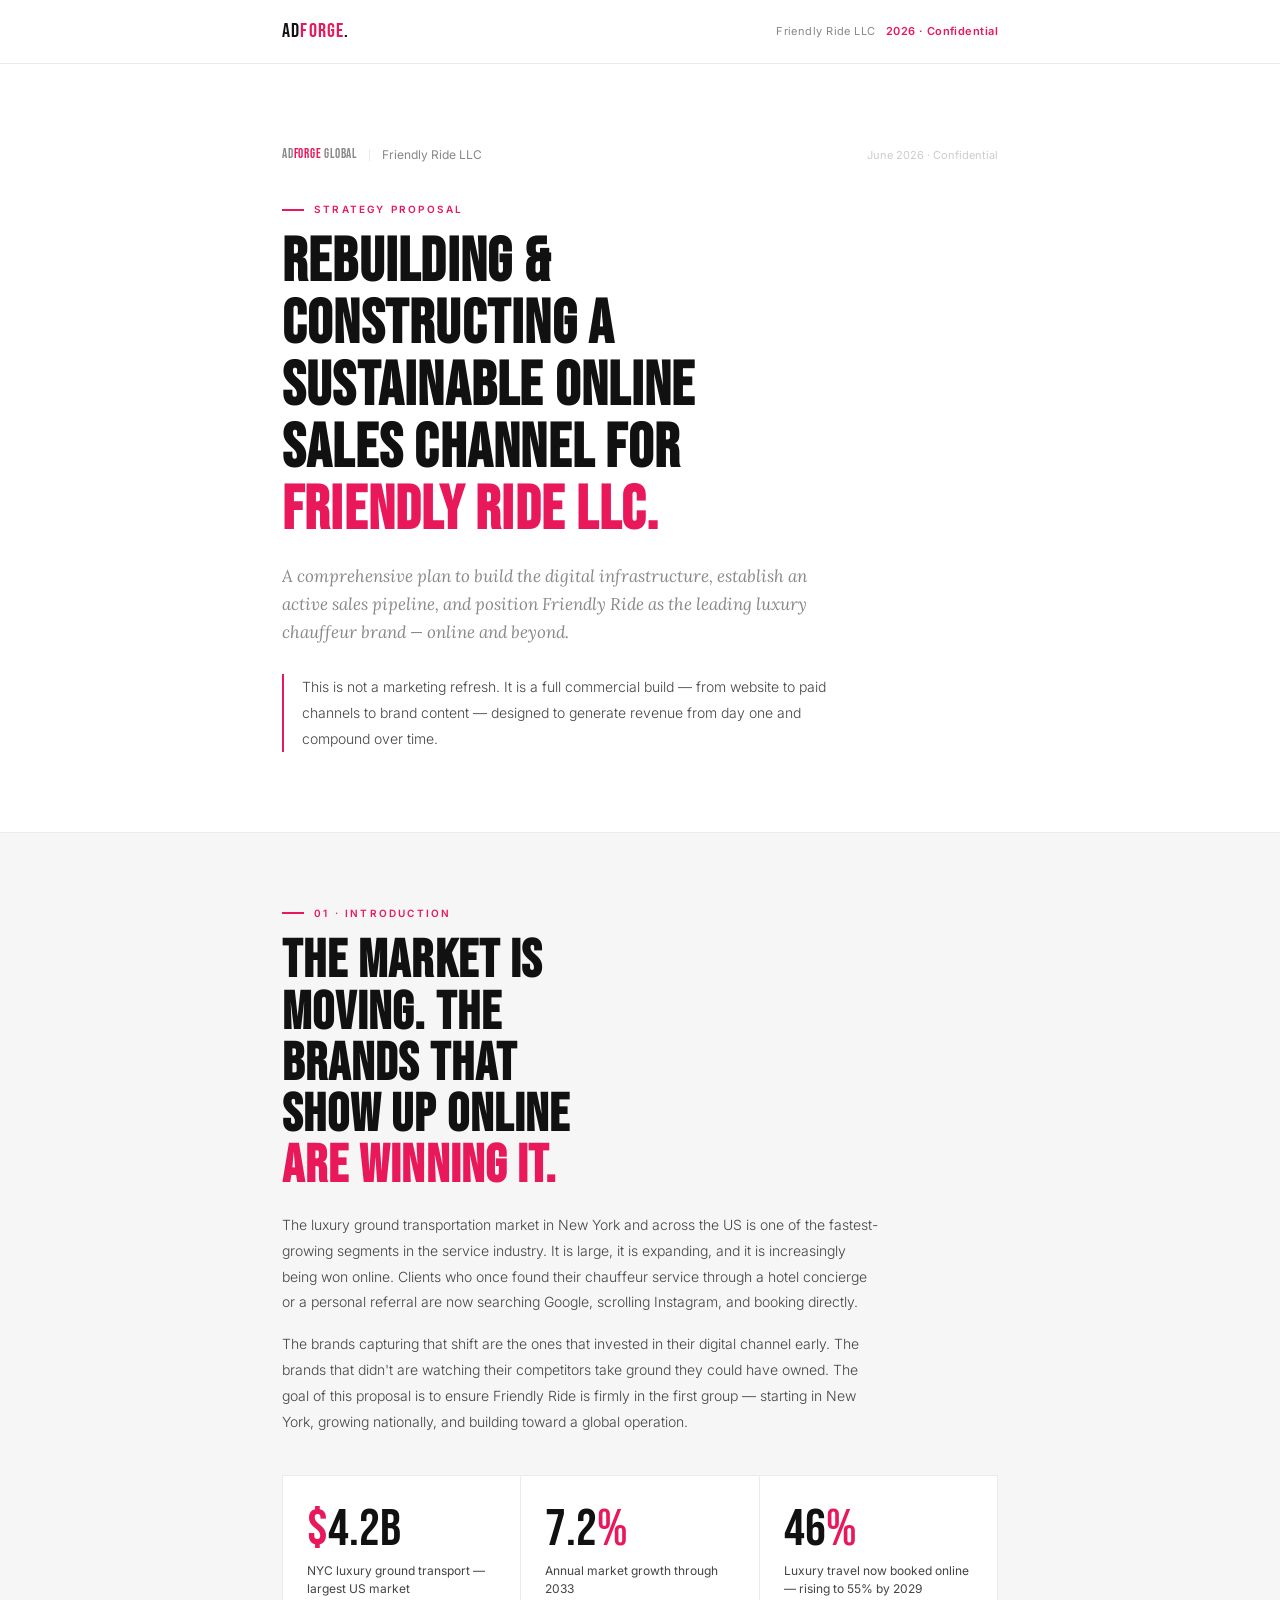
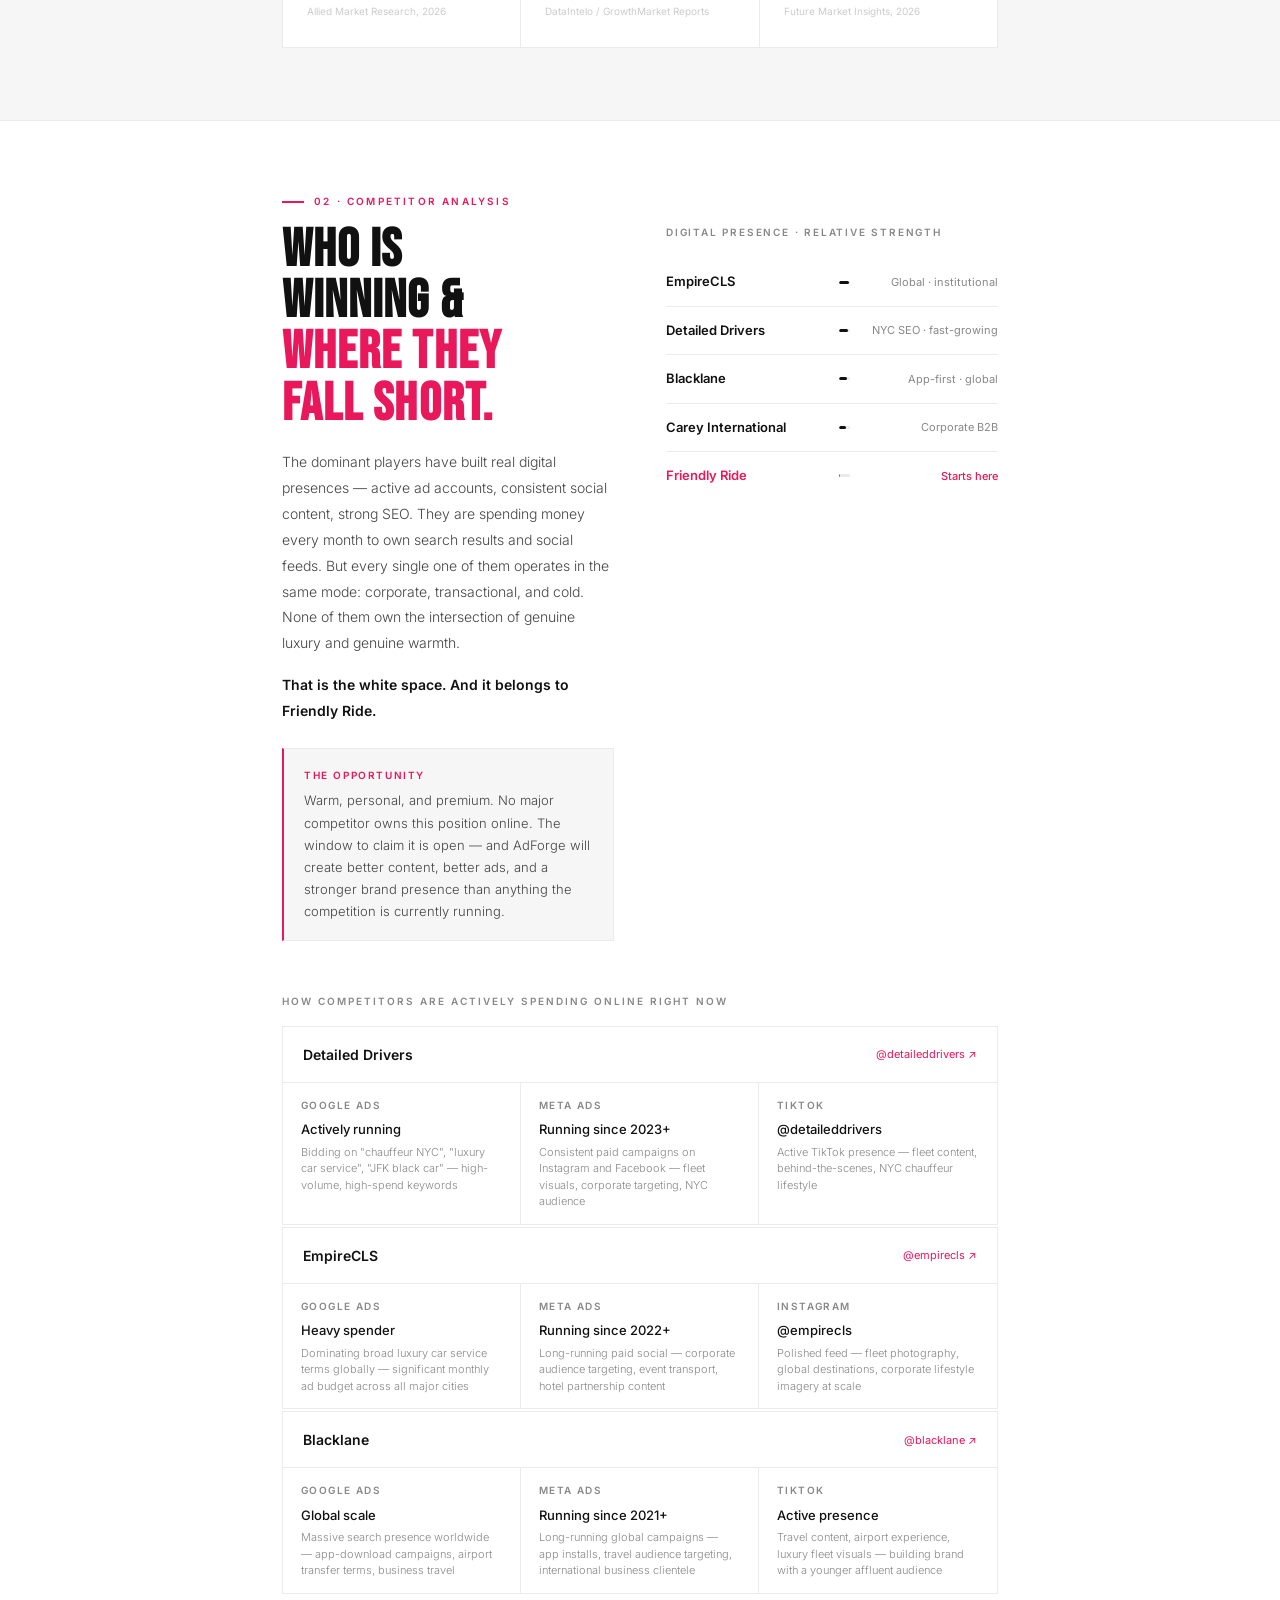
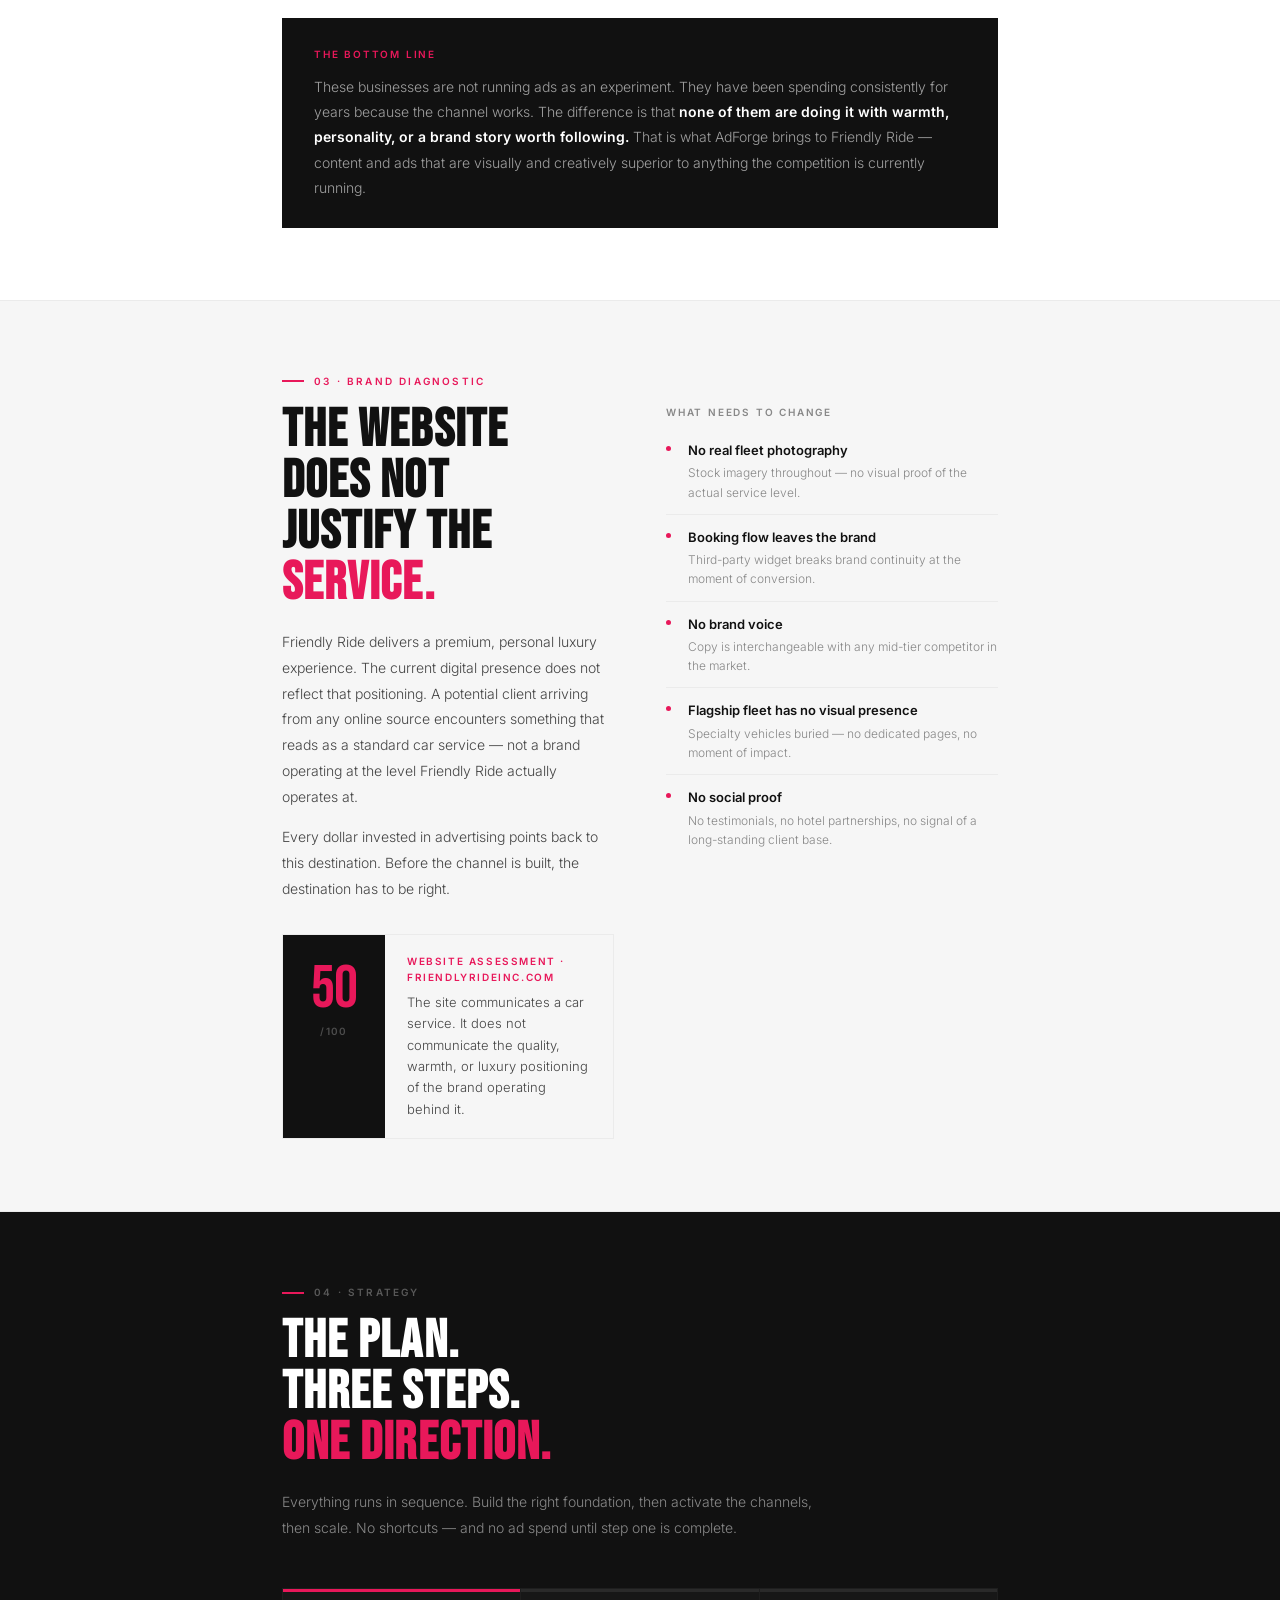
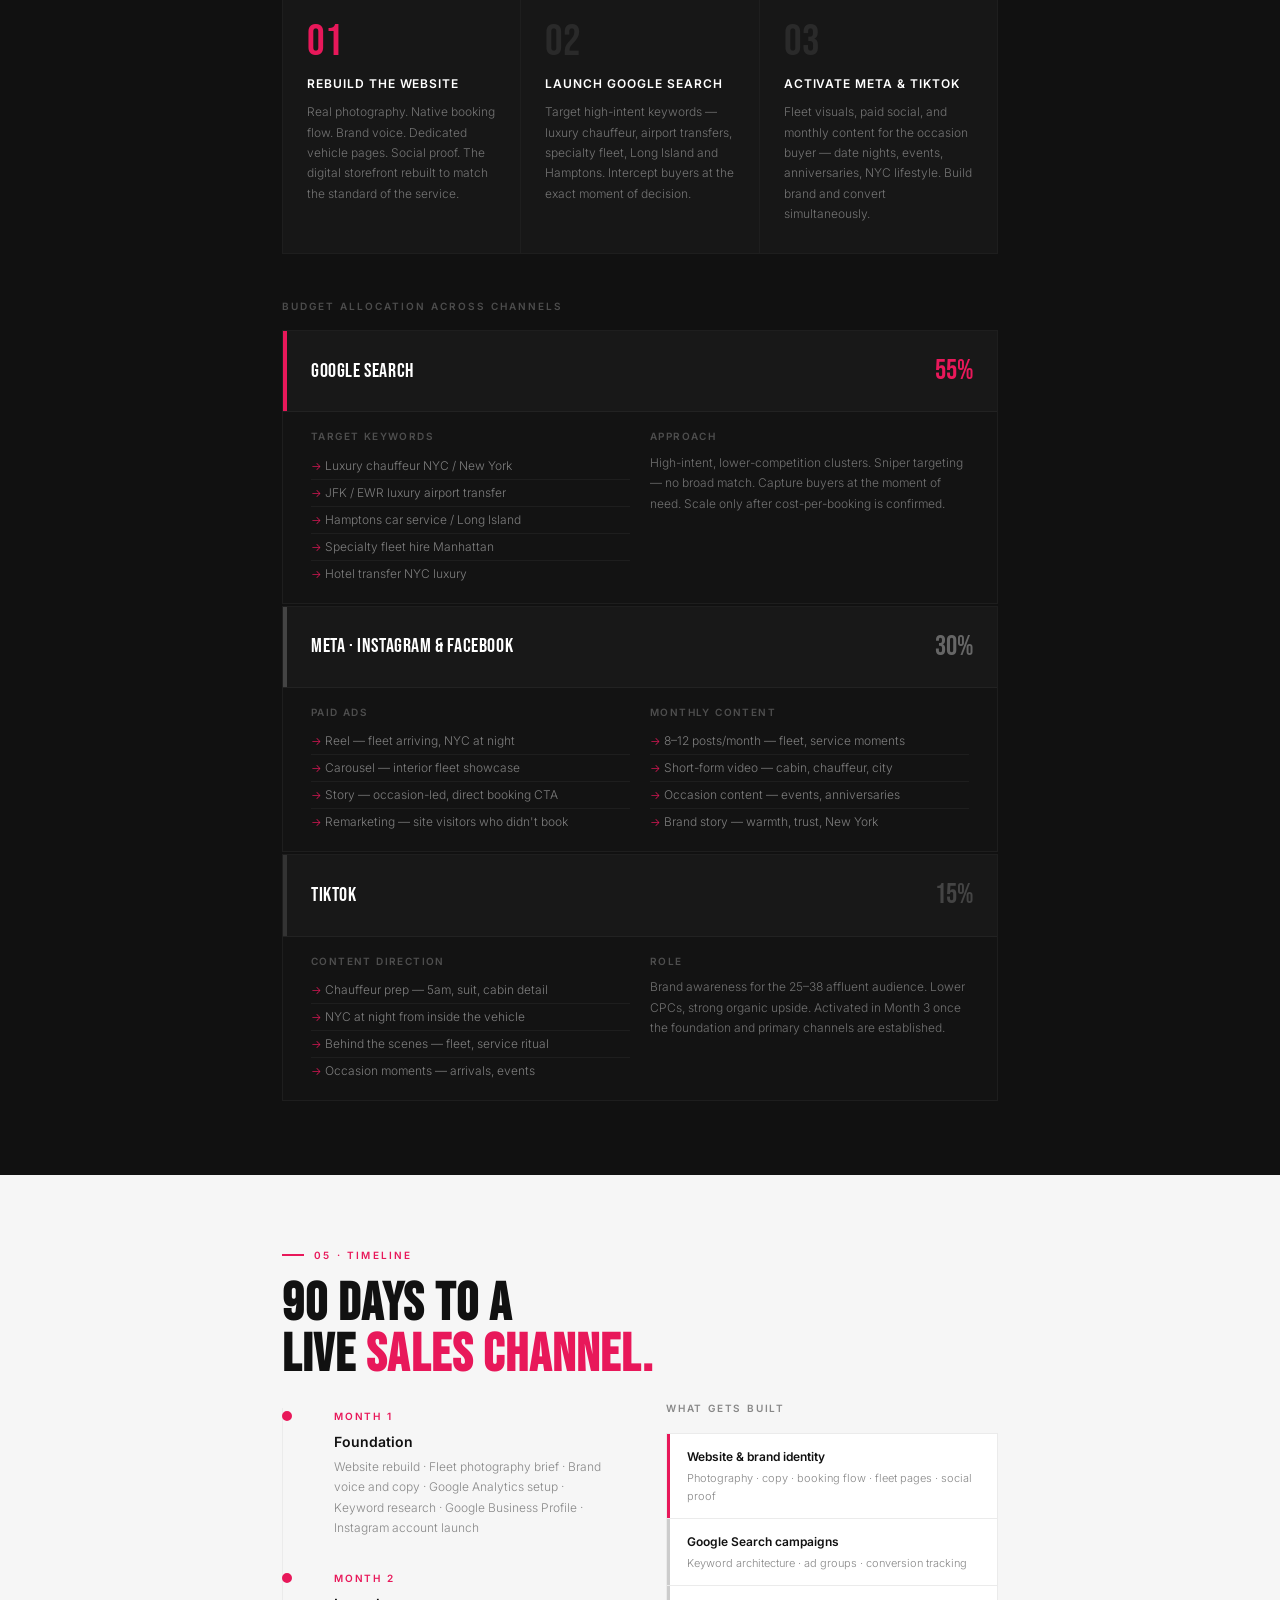
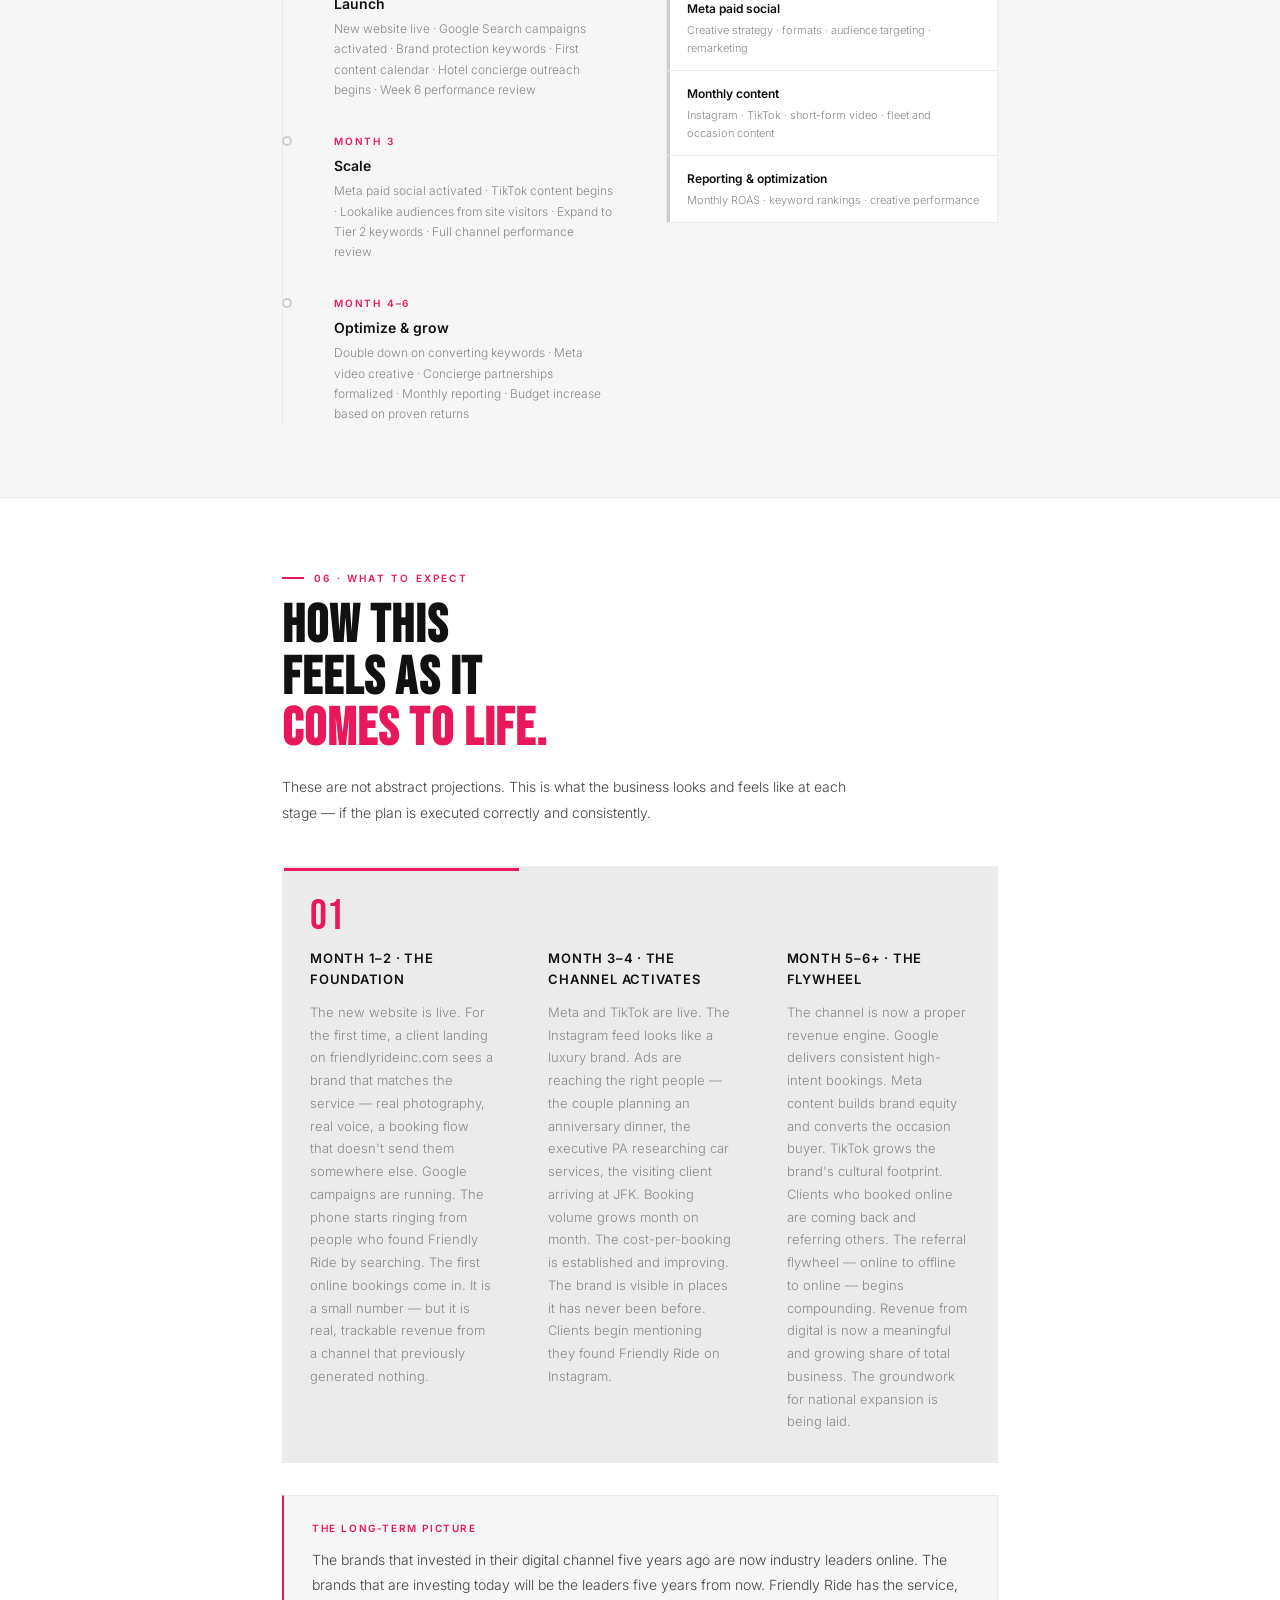
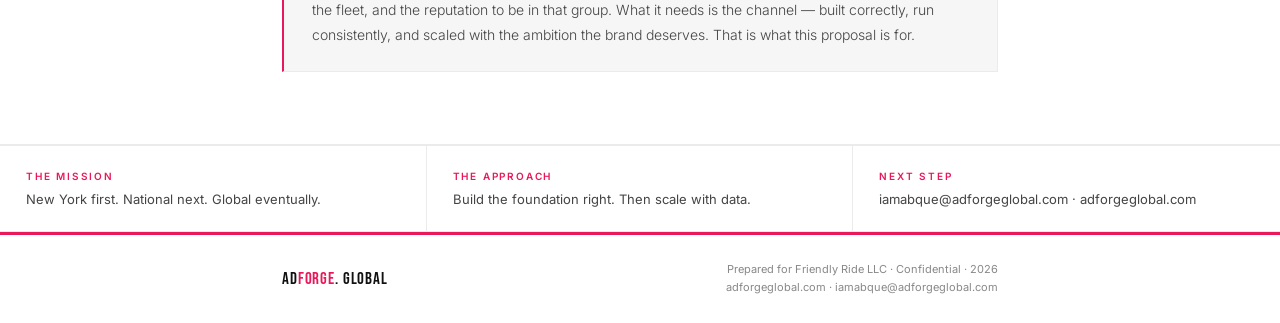
<file: Index.html>
<!DOCTYPE html>
<html lang="en">
<head>
<meta charset="UTF-8">
<meta name="viewport" content="width=device-width, initial-scale=1.0">
<title>Rebuilding & Constructing a Sustainable Online Sales Channel for Friendly Ride LLC</title>
<link rel="preconnect" href="https://fonts.googleapis.com">
<link rel="preconnect" href="https://fonts.gstatic.com" crossorigin>
<link href="https://fonts.googleapis.com/css2?family=Bebas+Neue&family=Inter:wght@300;400;500;600&family=Lora:ital,wght@0,400;1,400&display=swap" rel="stylesheet">
<style>
*,*::before,*::after{box-sizing:border-box;margin:0;padding:0}
:root{--pink:#E8185A;--black:#111111;--white:#FFFFFF;--g1:#F6F6F6;--g2:#EBEBEB;--g3:#CCCCCC;--g4:#888888;--g5:#444444}
html{scroll-behavior:smooth}
body{font-family:'Inter',sans-serif;background:var(--white);color:var(--black);font-size:15px;line-height:1.65;-webkit-font-smoothing:antialiased}
.wrap{max-width:820px;margin:0 auto;padding:0 52px}
nav{background:var(--white);border-bottom:1px solid var(--g2);padding:15px 0;position:sticky;top:0;z-index:50}
.nav-i{display:flex;align-items:center;justify-content:space-between}
.nb{font-family:'Bebas Neue',sans-serif;font-size:20px;letter-spacing:.06em;color:var(--black)}
.nb span{color:var(--pink)}
.nm{font-size:11px;color:var(--g4);letter-spacing:.04em}
.nm b{color:var(--pink);font-weight:600;margin-left:10px}
.sw{padding:72px 0;border-bottom:1px solid var(--g2)}
.sg{padding:72px 0;border-bottom:1px solid var(--g2);background:var(--g1)}
.sb{padding:72px 0;background:var(--black)}
.ey{font-size:10px;font-weight:600;letter-spacing:.22em;text-transform:uppercase;color:var(--pink);margin-bottom:14px;display:flex;align-items:center;gap:10px}
.ey::before{content:'';width:22px;height:2px;background:var(--pink);flex-shrink:0}
.ey-w{font-size:10px;font-weight:600;letter-spacing:.22em;text-transform:uppercase;color:rgba(255,255,255,.3);margin-bottom:14px;display:flex;align-items:center;gap:10px}
.ey-w::before{content:'';width:22px;height:2px;background:var(--pink);flex-shrink:0}
.h-xl{font-family:'Bebas Neue',sans-serif;font-size:clamp(52px,7vw,80px);line-height:.93;letter-spacing:.02em;color:var(--black);margin-bottom:24px}
.h-xl em{color:var(--pink);font-style:normal}
.h-lg{font-family:'Bebas Neue',sans-serif;font-size:clamp(36px,5vw,54px);line-height:.95;letter-spacing:.02em;color:var(--black);margin-bottom:20px}
.h-lg em{color:var(--pink);font-style:normal}
.h-lg-w{font-family:'Bebas Neue',sans-serif;font-size:clamp(36px,5vw,54px);line-height:.95;letter-spacing:.02em;color:var(--white);margin-bottom:20px}
.h-lg-w em{color:var(--pink);font-style:normal}
.lead{font-family:'Lora',serif;font-size:17px;font-style:italic;color:var(--g4);line-height:1.65;max-width:520px;margin-bottom:28px}
.body{font-size:14px;font-weight:300;color:var(--g5);line-height:1.85;max-width:600px}
.body strong{font-weight:600;color:var(--black)}
.body-w{font-size:14px;font-weight:300;color:rgba(255,255,255,.5);line-height:1.85}
.body-w strong{font-weight:600;color:var(--white)}
.g2c{display:grid;grid-template-columns:1fr 1fr;gap:52px;align-items:start}
.g3c{display:grid;grid-template-columns:repeat(3,1fr);gap:1px;background:var(--g2);border:1px solid var(--g2)}
.stat{background:var(--white);padding:28px 24px}
.stat-n{font-family:'Bebas Neue',sans-serif;font-size:52px;line-height:1;color:var(--black);margin-bottom:6px}
.stat-n em{color:var(--pink);font-style:normal}
.stat-d{font-size:12px;color:var(--g5);line-height:1.5}
.stat-s{font-size:10px;color:var(--g3);margin-top:5px}
.comp-row{display:grid;grid-template-columns:155px 1fr 130px;align-items:center;gap:18px;padding:13px 0;border-bottom:1px solid var(--g2)}
.comp-row:last-child{border-bottom:none}
.cn{font-size:13px;font-weight:600;color:var(--black)}
.cn.fr{color:var(--pink)}
.bw{height:3px;background:var(--g2);border-radius:2px;overflow:hidden}
.bf{height:100%;border-radius:2px;background:var(--black)}
.bf.fr{background:var(--pink)}
.ct{font-size:11px;color:var(--g4);text-align:right}
.ct.fr{color:var(--pink);font-weight:500}
.score-box{display:flex;align-items:stretch;border:1px solid var(--g2);margin-top:32px;overflow:hidden}
.score-l{background:var(--black);padding:24px 28px;text-align:center;flex-shrink:0}
.score-n{font-family:'Bebas Neue',sans-serif;font-size:60px;line-height:1;color:var(--pink);letter-spacing:-1px}
.score-d{font-size:10px;font-weight:600;letter-spacing:.14em;text-transform:uppercase;color:rgba(255,255,255,.25);margin-top:4px}
.score-r{padding:18px 22px;display:flex;flex-direction:column;justify-content:center}
.score-t{font-size:10px;font-weight:600;letter-spacing:.16em;text-transform:uppercase;color:var(--pink);margin-bottom:6px}
.score-b{font-size:13px;font-weight:300;color:var(--g5);line-height:1.65}
.blist{list-style:none;margin-top:4px}
.blist li{display:grid;grid-template-columns:8px 1fr;gap:14px;padding:12px 0;border-bottom:1px solid var(--g2);align-items:start}
.blist li:last-child{border-bottom:none}
.bdot{width:5px;height:5px;border-radius:50%;background:var(--pink);margin-top:6px;flex-shrink:0}
.bt{font-size:13px;font-weight:600;color:var(--black);margin-bottom:2px}
.bd{font-size:12px;font-weight:300;color:var(--g4);line-height:1.6}
.tl{position:relative;padding-left:28px;margin-top:8px}
.tl::before{content:'';position:absolute;left:0;top:0;bottom:0;width:1px;background:var(--g2)}
.tl-item{position:relative;padding:0 0 32px 24px}
.tl-item:last-child{padding-bottom:0}
.tl-dot{position:absolute;left:-28px;top:3px;width:10px;height:10px;border-radius:50%;background:var(--white);border:2px solid var(--g3)}
.tl-dot.on{background:var(--pink);border-color:var(--pink)}
.tl-month{font-size:10px;font-weight:600;letter-spacing:.18em;text-transform:uppercase;color:var(--pink);margin-bottom:5px}
.tl-title{font-size:14px;font-weight:600;color:var(--black);margin-bottom:4px}
.tl-pts{font-size:12px;font-weight:300;color:var(--g4);line-height:1.7}
.proj-phase{border:1px solid var(--g2);padding:28px 26px;position:relative;overflow:hidden}
.proj-phase::before{content:'';position:absolute;top:0;left:0;right:0;height:3px;background:var(--g2)}
.proj-phase.active::before{background:var(--pink)}
.proj-num{font-family:'Bebas Neue',sans-serif;font-size:42px;line-height:1;color:var(--g2);margin-bottom:10px}
.proj-phase.active .proj-num{color:var(--pink)}
.proj-title{font-size:13px;font-weight:600;color:var(--black);text-transform:uppercase;letter-spacing:.06em;margin-bottom:10px}
.proj-body{font-size:13px;font-weight:300;color:var(--g4);line-height:1.75}
.strip{display:grid;grid-template-columns:repeat(3,1fr);border-top:1px solid var(--g2);border-bottom:1px solid var(--g2)}
.strip-item{padding:22px 26px;border-right:1px solid var(--g2)}
.strip-item:last-child{border-right:none}
.sk{font-size:10px;font-weight:600;letter-spacing:.18em;text-transform:uppercase;color:var(--pink);margin-bottom:5px}
.sv{font-size:13px;color:var(--g5);line-height:1.5}
footer{padding:26px 0;border-top:3px solid var(--pink);background:var(--white)}
.fi{display:flex;justify-content:space-between;align-items:center}
.fb{font-family:'Bebas Neue',sans-serif;font-size:17px;letter-spacing:.05em;color:var(--black)}
.fb span{color:var(--pink)}
.fm{font-size:11px;color:var(--g4);text-align:right;line-height:1.6}
/* competitor activity card */
.comp-card{background:var(--white);border:1px solid var(--g2);overflow:hidden;margin-bottom:2px}
.comp-card-head{padding:16px 20px;border-bottom:1px solid var(--g2);display:flex;align-items:center;justify-content:space-between}
.comp-card-name{font-size:14px;font-weight:600;color:var(--black)}
.comp-card-ig{font-size:11px;color:var(--pink);text-decoration:none}
.comp-card-body{display:grid;grid-template-columns:1fr 1fr 1fr;gap:0}
.comp-card-col{padding:14px 18px;border-right:1px solid var(--g2)}
.comp-card-col:last-child{border-right:none}
.ccc-label{font-size:10px;font-weight:600;letter-spacing:.14em;text-transform:uppercase;color:var(--g4);margin-bottom:6px}
.ccc-val{font-size:13px;font-weight:500;color:var(--black);margin-bottom:3px}
.ccc-note{font-size:11px;font-weight:300;color:var(--g4);line-height:1.5}
/* channel row */
.ch-row{border:1px solid #1E1E1E;overflow:hidden;margin-bottom:2px}
.ch-row-head{display:grid;grid-template-columns:4px 1fr;background:#181818}
.ch-bar{height:100%}
.ch-row-inner{padding:17px 24px;display:flex;align-items:center;justify-content:space-between}
.ch-rn{font-family:'Bebas Neue',sans-serif;font-size:20px;letter-spacing:.03em;color:var(--white)}
.ch-pct{font-family:'Bebas Neue',sans-serif;font-size:28px}
.ch-row-body{padding:16px 28px;background:#131313;border-top:1px solid #222;display:grid;grid-template-columns:1fr 1fr;gap:20px}
.ch-col-t{font-size:10px;font-weight:600;letter-spacing:.14em;text-transform:uppercase;color:rgba(255,255,255,.25);margin-bottom:8px}
.ch-pts{list-style:none}
.ch-pts li{font-size:12px;font-weight:300;color:rgba(255,255,255,.45);padding:4px 0;border-bottom:1px solid #1E1E1E;line-height:1.5}
.ch-pts li:last-child{border-bottom:none}
.ch-pts li::before{content:'→ ';color:var(--pink);font-size:11px}
@media(max-width:640px){
  .wrap{padding:0 24px}
  .h-xl{font-size:48px}
  .h-lg,.h-lg-w{font-size:34px}
  .g2c,.g3c{grid-template-columns:1fr}
  .comp-row{grid-template-columns:130px 1fr}
  .ct{display:none}
  .strip{grid-template-columns:1fr}
  .strip-item{border-right:none;border-bottom:1px solid var(--g2)}
  .strip-item:last-child{border-bottom:none}
  .comp-card-body{grid-template-columns:1fr}
  .comp-card-col{border-right:none;border-bottom:1px solid var(--g2)}
  .ch-row-body{grid-template-columns:1fr}
}
</style>
</head>
<body>

<nav>
  <div class="wrap">
    <div class="nav-i">
      <span class="nb">Ad<span>Forge</span>.</span>
      <span class="nm">Friendly Ride LLC<b>2026 · Confidential</b></span>
    </div>
  </div>
</nav>


<!-- ═══ COVER ═══ -->
<section class="sw" style="padding-top:80px;padding-bottom:80px">
  <div class="wrap">
    <div style="display:flex;align-items:center;gap:12px;margin-bottom:36px">
      <span style="font-family:'Bebas Neue',sans-serif;font-size:13px;letter-spacing:.06em;color:var(--g4)">Ad<span style="color:var(--pink)">Forge</span> Global</span>
      <span style="width:1px;height:12px;background:var(--g2)"></span>
      <span style="font-size:12px;color:var(--g4)">Friendly Ride LLC</span>
      <span style="font-size:11px;color:var(--g3);margin-left:auto">June 2026 · Confidential</span>
    </div>
    <p class="ey">Strategy Proposal</p>
    <h1 class="h-xl" style="font-size:clamp(38px,5.5vw,62px);line-height:1.0;margin-bottom:20px">REBUILDING &<br>CONSTRUCTING A<br>SUSTAINABLE ONLINE<br>SALES CHANNEL FOR<br><em>FRIENDLY RIDE LLC.</em></h1>
    <p class="lead" style="max-width:560px">A comprehensive plan to build the digital infrastructure, establish an active sales pipeline, and position Friendly Ride as the leading luxury chauffeur brand — online and beyond.</p>
    <p class="body" style="border-left:2px solid var(--pink);padding-left:18px;max-width:580px">This is not a marketing refresh. It is a full commercial build — from website to paid channels to brand content — designed to generate revenue from day one and compound over time.</p>
  </div>
</section>


<!-- ═══ 01 · INTRODUCTION ═══ -->
<section class="sg">
  <div class="wrap">
    <p class="ey">01 · Introduction</p>
    <h2 class="h-lg">THE MARKET IS<br>MOVING. THE<br>BRANDS THAT<br>SHOW UP ONLINE<br><em>ARE WINNING IT.</em></h2>
    <p class="body" style="margin-bottom:16px">The luxury ground transportation market in New York and across the US is one of the fastest-growing segments in the service industry. It is large, it is expanding, and it is increasingly being won online. Clients who once found their chauffeur service through a hotel concierge or a personal referral are now searching Google, scrolling Instagram, and booking directly.</p>
    <p class="body">The brands capturing that shift are the ones that invested in their digital channel early. The brands that didn't are watching their competitors take ground they could have owned. The goal of this proposal is to ensure Friendly Ride is firmly in the first group — starting in New York, growing nationally, and building toward a global operation.</p>
    <div style="margin-top:40px">
      <div class="g3c">
        <div class="stat"><p class="stat-n"><em>$</em>4.2B</p><p class="stat-d">NYC luxury ground transport — largest US market</p><p class="stat-s">Allied Market Research, 2026</p></div>
        <div class="stat"><p class="stat-n">7.2<em>%</em></p><p class="stat-d">Annual market growth through 2033</p><p class="stat-s">DataIntelo / GrowthMarket Reports</p></div>
        <div class="stat"><p class="stat-n">46<em>%</em></p><p class="stat-d">Luxury travel now booked online — rising to 55% by 2029</p><p class="stat-s">Future Market Insights, 2026</p></div>
      </div>
    </div>
  </div>
</section>


<!-- ═══ 02 · COMPETITOR ANALYSIS ═══ -->
<section class="sw">
  <div class="wrap">
    <p class="ey">02 · Competitor Analysis</p>
    <div class="g2c" style="margin-bottom:52px">
      <div>
        <h2 class="h-lg">WHO IS<br>WINNING &<br><em>WHERE THEY<br>FALL SHORT.</em></h2>
        <p class="body">The dominant players have built real digital presences — active ad accounts, consistent social content, strong SEO. They are spending money every month to own search results and social feeds. But every single one of them operates in the same mode: corporate, transactional, and cold. None of them own the intersection of genuine luxury and genuine warmth.</p>
        <p class="body" style="margin-top:16px"><strong>That is the white space. And it belongs to Friendly Ride.</strong></p>
        <div style="margin-top:24px;background:var(--g1);border:1px solid var(--g2);border-left:2px solid var(--pink);padding:18px 20px">
          <p style="font-size:10px;font-weight:600;letter-spacing:.16em;text-transform:uppercase;color:var(--pink);margin-bottom:6px">The opportunity</p>
          <p style="font-size:13px;font-weight:300;color:var(--g5);line-height:1.7">Warm, personal, and premium. No major competitor owns this position online. The window to claim it is open — and AdForge will create better content, better ads, and a stronger brand presence than anything the competition is currently running.</p>
        </div>
      </div>
      <div>
        <p style="font-size:10px;font-weight:600;letter-spacing:.18em;text-transform:uppercase;color:var(--g4);margin-bottom:18px">Digital presence · relative strength</p>
        <div class="comp-row"><span class="cn">EmpireCLS</span><div class="bw"><div class="bf" style="width:92%"></div></div><span class="ct">Global · institutional</span></div>
        <div class="comp-row"><span class="cn">Detailed Drivers</span><div class="bw"><div class="bf" style="width:80%"></div></div><span class="ct">NYC SEO · fast-growing</span></div>
        <div class="comp-row"><span class="cn">Blacklane</span><div class="bw"><div class="bf" style="width:74%"></div></div><span class="ct">App-first · global</span></div>
        <div class="comp-row"><span class="cn">Carey International</span><div class="bw"><div class="bf" style="width:62%"></div></div><span class="ct">Corporate B2B</span></div>
        <div class="comp-row"><span class="cn fr">Friendly Ride</span><div class="bw"><div class="bf fr" style="width:7%"></div></div><span class="ct fr">Starts here</span></div>
      </div>
    </div>

    <!-- Competitor activity deep-dive -->
    <p style="font-size:10px;font-weight:600;letter-spacing:.2em;text-transform:uppercase;color:var(--g4);margin-bottom:16px">How competitors are actively spending online right now</p>

    <div class="comp-card">
      <div class="comp-card-head">
        <span class="comp-card-name">Detailed Drivers</span>
        <a href="https://www.instagram.com/detaileddrivers" target="_blank" class="comp-card-ig">@detaileddrivers ↗</a>
      </div>
      <div class="comp-card-body">
        <div class="comp-card-col">
          <p class="ccc-label">Google Ads</p>
          <p class="ccc-val">Actively running</p>
          <p class="ccc-note">Bidding on "chauffeur NYC", "luxury car service", "JFK black car" — high-volume, high-spend keywords</p>
        </div>
        <div class="comp-card-col">
          <p class="ccc-label">Meta Ads</p>
          <p class="ccc-val">Running since 2023+</p>
          <p class="ccc-note">Consistent paid campaigns on Instagram and Facebook — fleet visuals, corporate targeting, NYC audience</p>
        </div>
        <div class="comp-card-col">
          <p class="ccc-label">TikTok</p>
          <p class="ccc-val">@detaileddrivers</p>
          <p class="ccc-note">Active TikTok presence — fleet content, behind-the-scenes, NYC chauffeur lifestyle</p>
        </div>
      </div>
    </div>

    <div class="comp-card">
      <div class="comp-card-head">
        <span class="comp-card-name">EmpireCLS</span>
        <a href="https://www.instagram.com/empirecls" target="_blank" class="comp-card-ig">@empirecls ↗</a>
      </div>
      <div class="comp-card-body">
        <div class="comp-card-col">
          <p class="ccc-label">Google Ads</p>
          <p class="ccc-val">Heavy spender</p>
          <p class="ccc-note">Dominating broad luxury car service terms globally — significant monthly ad budget across all major cities</p>
        </div>
        <div class="comp-card-col">
          <p class="ccc-label">Meta Ads</p>
          <p class="ccc-val">Running since 2022+</p>
          <p class="ccc-note">Long-running paid social — corporate audience targeting, event transport, hotel partnership content</p>
        </div>
        <div class="comp-card-col">
          <p class="ccc-label">Instagram</p>
          <p class="ccc-val">@empirecls</p>
          <p class="ccc-note">Polished feed — fleet photography, global destinations, corporate lifestyle imagery at scale</p>
        </div>
      </div>
    </div>

    <div class="comp-card">
      <div class="comp-card-head">
        <span class="comp-card-name">Blacklane</span>
        <a href="https://www.instagram.com/blacklane" target="_blank" class="comp-card-ig">@blacklane ↗</a>
      </div>
      <div class="comp-card-body">
        <div class="comp-card-col">
          <p class="ccc-label">Google Ads</p>
          <p class="ccc-val">Global scale</p>
          <p class="ccc-note">Massive search presence worldwide — app-download campaigns, airport transfer terms, business travel</p>
        </div>
        <div class="comp-card-col">
          <p class="ccc-label">Meta Ads</p>
          <p class="ccc-val">Running since 2021+</p>
          <p class="ccc-note">Long-running global campaigns — app installs, travel audience targeting, international business clientele</p>
        </div>
        <div class="comp-card-col">
          <p class="ccc-label">TikTok</p>
          <p class="ccc-val">Active presence</p>
          <p class="ccc-note">Travel content, airport experience, luxury fleet visuals — building brand with a younger affluent audience</p>
        </div>
      </div>
    </div>

    <div style="margin-top:24px;background:var(--black);padding:28px 32px">
      <p style="font-size:10px;font-weight:600;letter-spacing:.18em;text-transform:uppercase;color:var(--pink);margin-bottom:12px">The bottom line</p>
      <p style="font-size:14px;font-weight:300;color:rgba(255,255,255,.6);line-height:1.8;max-width:640px">These businesses are not running ads as an experiment. They have been spending consistently for years because the channel works. The difference is that <strong style="color:var(--white);font-weight:600">none of them are doing it with warmth, personality, or a brand story worth following.</strong> That is what AdForge brings to Friendly Ride — content and ads that are visually and creatively superior to anything the competition is currently running.</p>
    </div>
  </div>
</section>


<!-- ═══ 03 · BRAND DIAGNOSTIC ═══ -->
<section class="sg">
  <div class="wrap">
    <p class="ey">03 · Brand Diagnostic</p>
    <div class="g2c">
      <div>
        <h2 class="h-lg">THE WEBSITE<br>DOES NOT<br>JUSTIFY THE<br><em>SERVICE.</em></h2>
        <p class="body">Friendly Ride delivers a premium, personal luxury experience. The current digital presence does not reflect that positioning. A potential client arriving from any online source encounters something that reads as a standard car service — not a brand operating at the level Friendly Ride actually operates at.</p>
        <p class="body" style="margin-top:14px">Every dollar invested in advertising points back to this destination. Before the channel is built, the destination has to be right.</p>
        <div class="score-box">
          <div class="score-l"><p class="score-n">50</p><p class="score-d">/100</p></div>
          <div class="score-r">
            <p class="score-t">Website Assessment · friendlyrideinc.com</p>
            <p class="score-b">The site communicates a car service. It does not communicate the quality, warmth, or luxury positioning of the brand operating behind it.</p>
          </div>
        </div>
      </div>
      <div>
        <p style="font-size:10px;font-weight:600;letter-spacing:.18em;text-transform:uppercase;color:var(--g4);margin-bottom:4px">What needs to change</p>
        <ul class="blist" style="margin-top:8px">
          <li><div class="bdot"></div><div><p class="bt">No real fleet photography</p><p class="bd">Stock imagery throughout — no visual proof of the actual service level.</p></div></li>
          <li><div class="bdot"></div><div><p class="bt">Booking flow leaves the brand</p><p class="bd">Third-party widget breaks brand continuity at the moment of conversion.</p></div></li>
          <li><div class="bdot"></div><div><p class="bt">No brand voice</p><p class="bd">Copy is interchangeable with any mid-tier competitor in the market.</p></div></li>
          <li><div class="bdot"></div><div><p class="bt">Flagship fleet has no visual presence</p><p class="bd">Specialty vehicles buried — no dedicated pages, no moment of impact.</p></div></li>
          <li><div class="bdot"></div><div><p class="bt">No social proof</p><p class="bd">No testimonials, no hotel partnerships, no signal of a long-standing client base.</p></div></li>
        </ul>
      </div>
    </div>
  </div>
</section>


<!-- ═══ 04 · STRATEGY ═══ -->
<section class="sb">
  <div class="wrap">
    <p class="ey-w">04 · Strategy</p>
    <h2 class="h-lg-w">THE PLAN.<br>THREE STEPS.<br><em>ONE DIRECTION.</em></h2>
    <p class="body-w" style="max-width:560px;margin-bottom:48px">Everything runs in sequence. Build the right foundation, then activate the channels, then scale. No shortcuts — and no ad spend until step one is complete.</p>

    <!-- Step cards -->
    <div class="g3c" style="background:#1E1E1E;border-color:#1E1E1E;margin-bottom:44px">
      <div style="background:#171717;padding:28px 24px;border-top:3px solid var(--pink)">
        <p style="font-family:'Bebas Neue',sans-serif;font-size:44px;line-height:1;color:var(--pink);margin-bottom:10px">01</p>
        <p style="font-size:12px;font-weight:600;text-transform:uppercase;letter-spacing:.08em;color:var(--white);margin-bottom:8px">Rebuild the website</p>
        <p style="font-size:12px;font-weight:300;color:rgba(255,255,255,.4);line-height:1.7">Real photography. Native booking flow. Brand voice. Dedicated vehicle pages. Social proof. The digital storefront rebuilt to match the standard of the service.</p>
      </div>
      <div style="background:#171717;padding:28px 24px;border-top:3px solid #2A2A2A">
        <p style="font-family:'Bebas Neue',sans-serif;font-size:44px;line-height:1;color:#2A2A2A;margin-bottom:10px">02</p>
        <p style="font-size:12px;font-weight:600;text-transform:uppercase;letter-spacing:.08em;color:var(--white);margin-bottom:8px">Launch Google Search</p>
        <p style="font-size:12px;font-weight:300;color:rgba(255,255,255,.4);line-height:1.7">Target high-intent keywords — luxury chauffeur, airport transfers, specialty fleet, Long Island and Hamptons. Intercept buyers at the exact moment of decision.</p>
      </div>
      <div style="background:#171717;padding:28px 24px;border-top:3px solid #2A2A2A">
        <p style="font-family:'Bebas Neue',sans-serif;font-size:44px;line-height:1;color:#2A2A2A;margin-bottom:10px">03</p>
        <p style="font-size:12px;font-weight:600;text-transform:uppercase;letter-spacing:.08em;color:var(--white);margin-bottom:8px">Activate Meta & TikTok</p>
        <p style="font-size:12px;font-weight:300;color:rgba(255,255,255,.4);line-height:1.7">Fleet visuals, paid social, and monthly content for the occasion buyer — date nights, events, anniversaries, NYC lifestyle. Build brand and convert simultaneously.</p>
      </div>
    </div>

    <!-- Channel allocation -->
    <p style="font-size:10px;font-weight:600;letter-spacing:.2em;text-transform:uppercase;color:rgba(255,255,255,.25);margin-bottom:16px">Budget allocation across channels</p>

    <div class="ch-row">
      <div class="ch-row-head">
        <div class="ch-bar" style="background:var(--pink);width:4px"></div>
        <div class="ch-row-inner">
          <span class="ch-rn">Google Search</span>
          <span class="ch-pct" style="color:var(--pink)">55%</span>
        </div>
      </div>
      <div class="ch-row-body">
        <div>
          <p class="ch-col-t">Target keywords</p>
          <ul class="ch-pts">
            <li>Luxury chauffeur NYC / New York</li>
            <li>JFK / EWR luxury airport transfer</li>
            <li>Hamptons car service / Long Island</li>
            <li>Specialty fleet hire Manhattan</li>
            <li>Hotel transfer NYC luxury</li>
          </ul>
        </div>
        <div>
          <p class="ch-col-t">Approach</p>
          <p style="font-size:12px;font-weight:300;color:rgba(255,255,255,.4);line-height:1.7">High-intent, lower-competition clusters. Sniper targeting — no broad match. Capture buyers at the moment of need. Scale only after cost-per-booking is confirmed.</p>
        </div>
      </div>
    </div>

    <div class="ch-row">
      <div class="ch-row-head">
        <div class="ch-bar" style="background:#444;width:4px"></div>
        <div class="ch-row-inner">
          <span class="ch-rn">Meta · Instagram & Facebook</span>
          <span class="ch-pct" style="color:#666">30%</span>
        </div>
      </div>
      <div class="ch-row-body">
        <div>
          <p class="ch-col-t">Paid ads</p>
          <ul class="ch-pts">
            <li>Reel — fleet arriving, NYC at night</li>
            <li>Carousel — interior fleet showcase</li>
            <li>Story — occasion-led, direct booking CTA</li>
            <li>Remarketing — site visitors who didn't book</li>
          </ul>
        </div>
        <div>
          <p class="ch-col-t">Monthly content</p>
          <ul class="ch-pts">
            <li>8–12 posts/month — fleet, service moments</li>
            <li>Short-form video — cabin, chauffeur, city</li>
            <li>Occasion content — events, anniversaries</li>
            <li>Brand story — warmth, trust, New York</li>
          </ul>
        </div>
      </div>
    </div>

    <div class="ch-row">
      <div class="ch-row-head">
        <div class="ch-bar" style="background:#333;width:4px"></div>
        <div class="ch-row-inner">
          <span class="ch-rn">TikTok</span>
          <span class="ch-pct" style="color:#444">15%</span>
        </div>
      </div>
      <div class="ch-row-body">
        <div>
          <p class="ch-col-t">Content direction</p>
          <ul class="ch-pts">
            <li>Chauffeur prep — 5am, suit, cabin detail</li>
            <li>NYC at night from inside the vehicle</li>
            <li>Behind the scenes — fleet, service ritual</li>
            <li>Occasion moments — arrivals, events</li>
          </ul>
        </div>
        <div>
          <p class="ch-col-t">Role</p>
          <p style="font-size:12px;font-weight:300;color:rgba(255,255,255,.4);line-height:1.7">Brand awareness for the 25–38 affluent audience. Lower CPCs, strong organic upside. Activated in Month 3 once the foundation and primary channels are established.</p>
        </div>
      </div>
    </div>
  </div>
</section>


<!-- ═══ 05 · TIMELINE ═══ -->
<section class="sg">
  <div class="wrap">
    <p class="ey">05 · Timeline</p>
    <h2 class="h-lg">90 DAYS TO A<br>LIVE <em>SALES CHANNEL.</em></h2>
    <div class="g2c" style="margin-top:8px">
      <div class="tl">
        <div class="tl-item">
          <div class="tl-dot on"></div>
          <p class="tl-month">Month 1</p>
          <p class="tl-title">Foundation</p>
          <p class="tl-pts">Website rebuild · Fleet photography brief · Brand voice and copy · Google Analytics setup · Keyword research · Google Business Profile · Instagram account launch</p>
        </div>
        <div class="tl-item">
          <div class="tl-dot on"></div>
          <p class="tl-month">Month 2</p>
          <p class="tl-title">Launch</p>
          <p class="tl-pts">New website live · Google Search campaigns activated · Brand protection keywords · First content calendar · Hotel concierge outreach begins · Week 6 performance review</p>
        </div>
        <div class="tl-item">
          <div class="tl-dot"></div>
          <p class="tl-month">Month 3</p>
          <p class="tl-title">Scale</p>
          <p class="tl-pts">Meta paid social activated · TikTok content begins · Lookalike audiences from site visitors · Expand to Tier 2 keywords · Full channel performance review</p>
        </div>
        <div class="tl-item">
          <div class="tl-dot"></div>
          <p class="tl-month">Month 4–6</p>
          <p class="tl-title">Optimize & grow</p>
          <p class="tl-pts">Double down on converting keywords · Meta video creative · Concierge partnerships formalized · Monthly reporting · Budget increase based on proven returns</p>
        </div>
      </div>
      <div>
        <p style="font-size:10px;font-weight:600;letter-spacing:.18em;text-transform:uppercase;color:var(--g4);margin-bottom:16px">What gets built</p>
        <div style="border:1px solid var(--g2);overflow:hidden">
          <div style="display:grid;grid-template-columns:3px 1fr;background:var(--white)"><div style="background:var(--pink)"></div><div style="padding:13px 17px"><p style="font-size:12px;font-weight:600;color:var(--black);margin-bottom:2px">Website & brand identity</p><p style="font-size:11px;font-weight:300;color:var(--g4)">Photography · copy · booking flow · fleet pages · social proof</p></div></div>
          <div style="display:grid;grid-template-columns:3px 1fr;background:var(--white);border-top:1px solid var(--g2)"><div style="background:var(--g3)"></div><div style="padding:13px 17px"><p style="font-size:12px;font-weight:600;color:var(--black);margin-bottom:2px">Google Search campaigns</p><p style="font-size:11px;font-weight:300;color:var(--g4)">Keyword architecture · ad groups · conversion tracking</p></div></div>
          <div style="display:grid;grid-template-columns:3px 1fr;background:var(--white);border-top:1px solid var(--g2)"><div style="background:var(--g3)"></div><div style="padding:13px 17px"><p style="font-size:12px;font-weight:600;color:var(--black);margin-bottom:2px">Meta paid social</p><p style="font-size:11px;font-weight:300;color:var(--g4)">Creative strategy · formats · audience targeting · remarketing</p></div></div>
          <div style="display:grid;grid-template-columns:3px 1fr;background:var(--white);border-top:1px solid var(--g2)"><div style="background:var(--g3)"></div><div style="padding:13px 17px"><p style="font-size:12px;font-weight:600;color:var(--black);margin-bottom:2px">Monthly content</p><p style="font-size:11px;font-weight:300;color:var(--g4)">Instagram · TikTok · short-form video · fleet and occasion content</p></div></div>
          <div style="display:grid;grid-template-columns:3px 1fr;background:var(--white);border-top:1px solid var(--g2)"><div style="background:var(--g3)"></div><div style="padding:13px 17px"><p style="font-size:12px;font-weight:600;color:var(--black);margin-bottom:2px">Reporting & optimization</p><p style="font-size:11px;font-weight:300;color:var(--g4)">Monthly ROAS · keyword rankings · creative performance</p></div></div>
        </div>
      </div>
    </div>
  </div>
</section>


<!-- ═══ 06 · WHAT TO EXPECT ═══ -->
<section class="sw">
  <div class="wrap">
    <p class="ey">06 · What to Expect</p>
    <h2 class="h-lg">HOW THIS<br>FEELS AS IT<br><em>COMES TO LIFE.</em></h2>
    <p class="body" style="margin-bottom:40px">These are not abstract projections. This is what the business looks and feels like at each stage — if the plan is executed correctly and consistently.</p>

    <div class="g3c" style="margin-bottom:32px">
      <div class="proj-phase active">
        <p class="proj-num">01</p>
        <p class="proj-title">Month 1–2 · The foundation</p>
        <p class="proj-body">The new website is live. For the first time, a client landing on friendlyrideinc.com sees a brand that matches the service — real photography, real voice, a booking flow that doesn't send them somewhere else. Google campaigns are running. The phone starts ringing from people who found Friendly Ride by searching. The first online bookings come in. It is a small number — but it is real, trackable revenue from a channel that previously generated nothing.</p>
      </div>
      <div class="proj-phase">
        <p class="proj-num">02</p>
        <p class="proj-title">Month 3–4 · The channel activates</p>
        <p class="proj-body">Meta and TikTok are live. The Instagram feed looks like a luxury brand. Ads are reaching the right people — the couple planning an anniversary dinner, the executive PA researching car services, the visiting client arriving at JFK. Booking volume grows month on month. The cost-per-booking is established and improving. The brand is visible in places it has never been before. Clients begin mentioning they found Friendly Ride on Instagram.</p>
      </div>
      <div class="proj-phase">
        <p class="proj-num">03</p>
        <p class="proj-title">Month 5–6+ · The flywheel</p>
        <p class="proj-body">The channel is now a proper revenue engine. Google delivers consistent high-intent bookings. Meta content builds brand equity and converts the occasion buyer. TikTok grows the brand's cultural footprint. Clients who booked online are coming back and referring others. The referral flywheel — online to offline to online — begins compounding. Revenue from digital is now a meaningful and growing share of total business. The groundwork for national expansion is being laid.</p>
      </div>
    </div>

    <div style="background:var(--g1);border:1px solid var(--g2);border-left:2px solid var(--pink);padding:24px 28px">
      <p style="font-size:10px;font-weight:600;letter-spacing:.16em;text-transform:uppercase;color:var(--pink);margin-bottom:10px">The long-term picture</p>
      <p style="font-size:14px;font-weight:300;color:var(--g5);line-height:1.8">The brands that invested in their digital channel five years ago are now industry leaders online. The brands that are investing today will be the leaders five years from now. Friendly Ride has the service, the fleet, and the reputation to be in that group. What it needs is the channel — built correctly, run consistently, and scaled with the ambition the brand deserves. That is what this proposal is for.</p>
    </div>
  </div>
</section>


<!-- CLOSING STRIP -->
<div class="strip">
  <div class="strip-item"><p class="sk">The mission</p><p class="sv">New York first. National next. Global eventually.</p></div>
  <div class="strip-item"><p class="sk">The approach</p><p class="sv">Build the foundation right. Then scale with data.</p></div>
  <div class="strip-item"><p class="sk">Next step</p><p class="sv">iamabque@adforgeglobal.com · adforgeglobal.com</p></div>
</div>

<footer>
  <div class="wrap">
    <div class="fi">
      <span class="fb">Ad<span>Forge</span>. Global</span>
      <div class="fm"><p>Prepared for Friendly Ride LLC · Confidential · 2026</p><p>adforgeglobal.com · iamabque@adforgeglobal.com</p></div>
    </div>
  </div>
</footer>

</body>
</html>
</file>
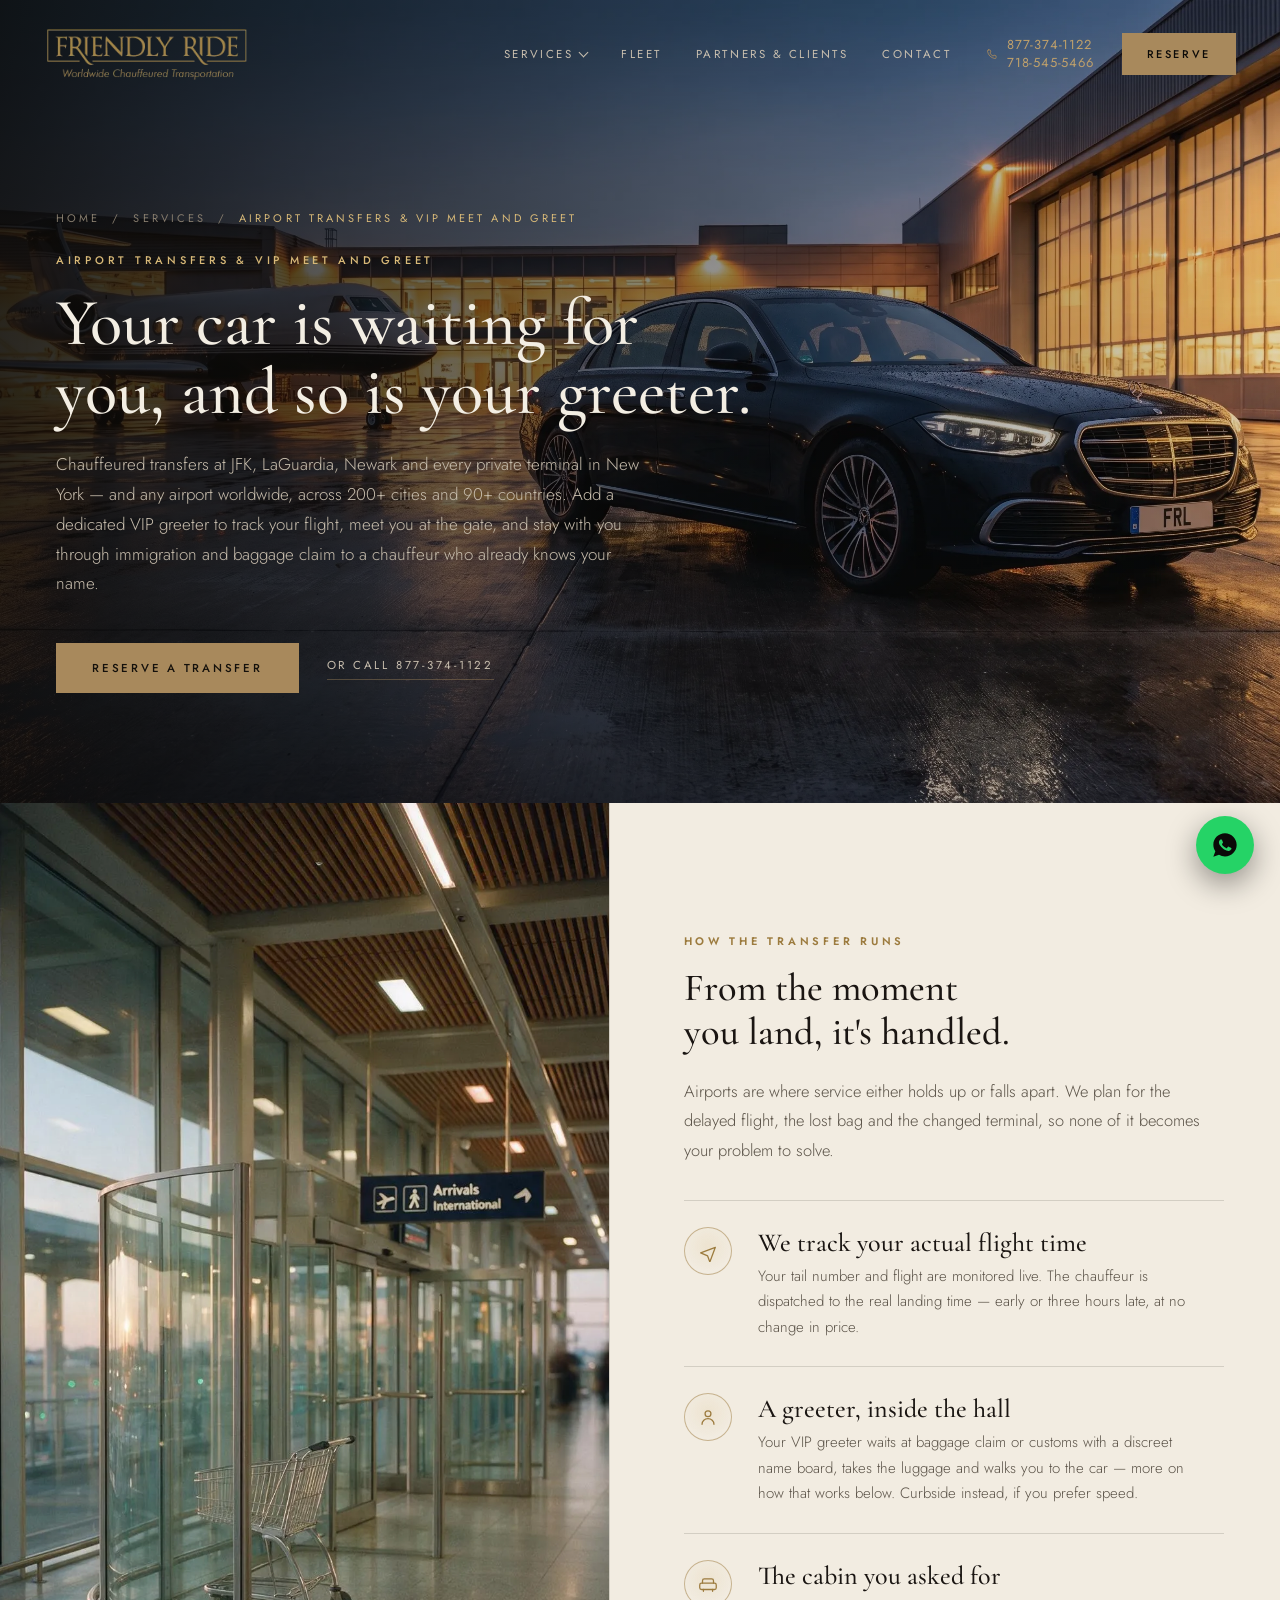
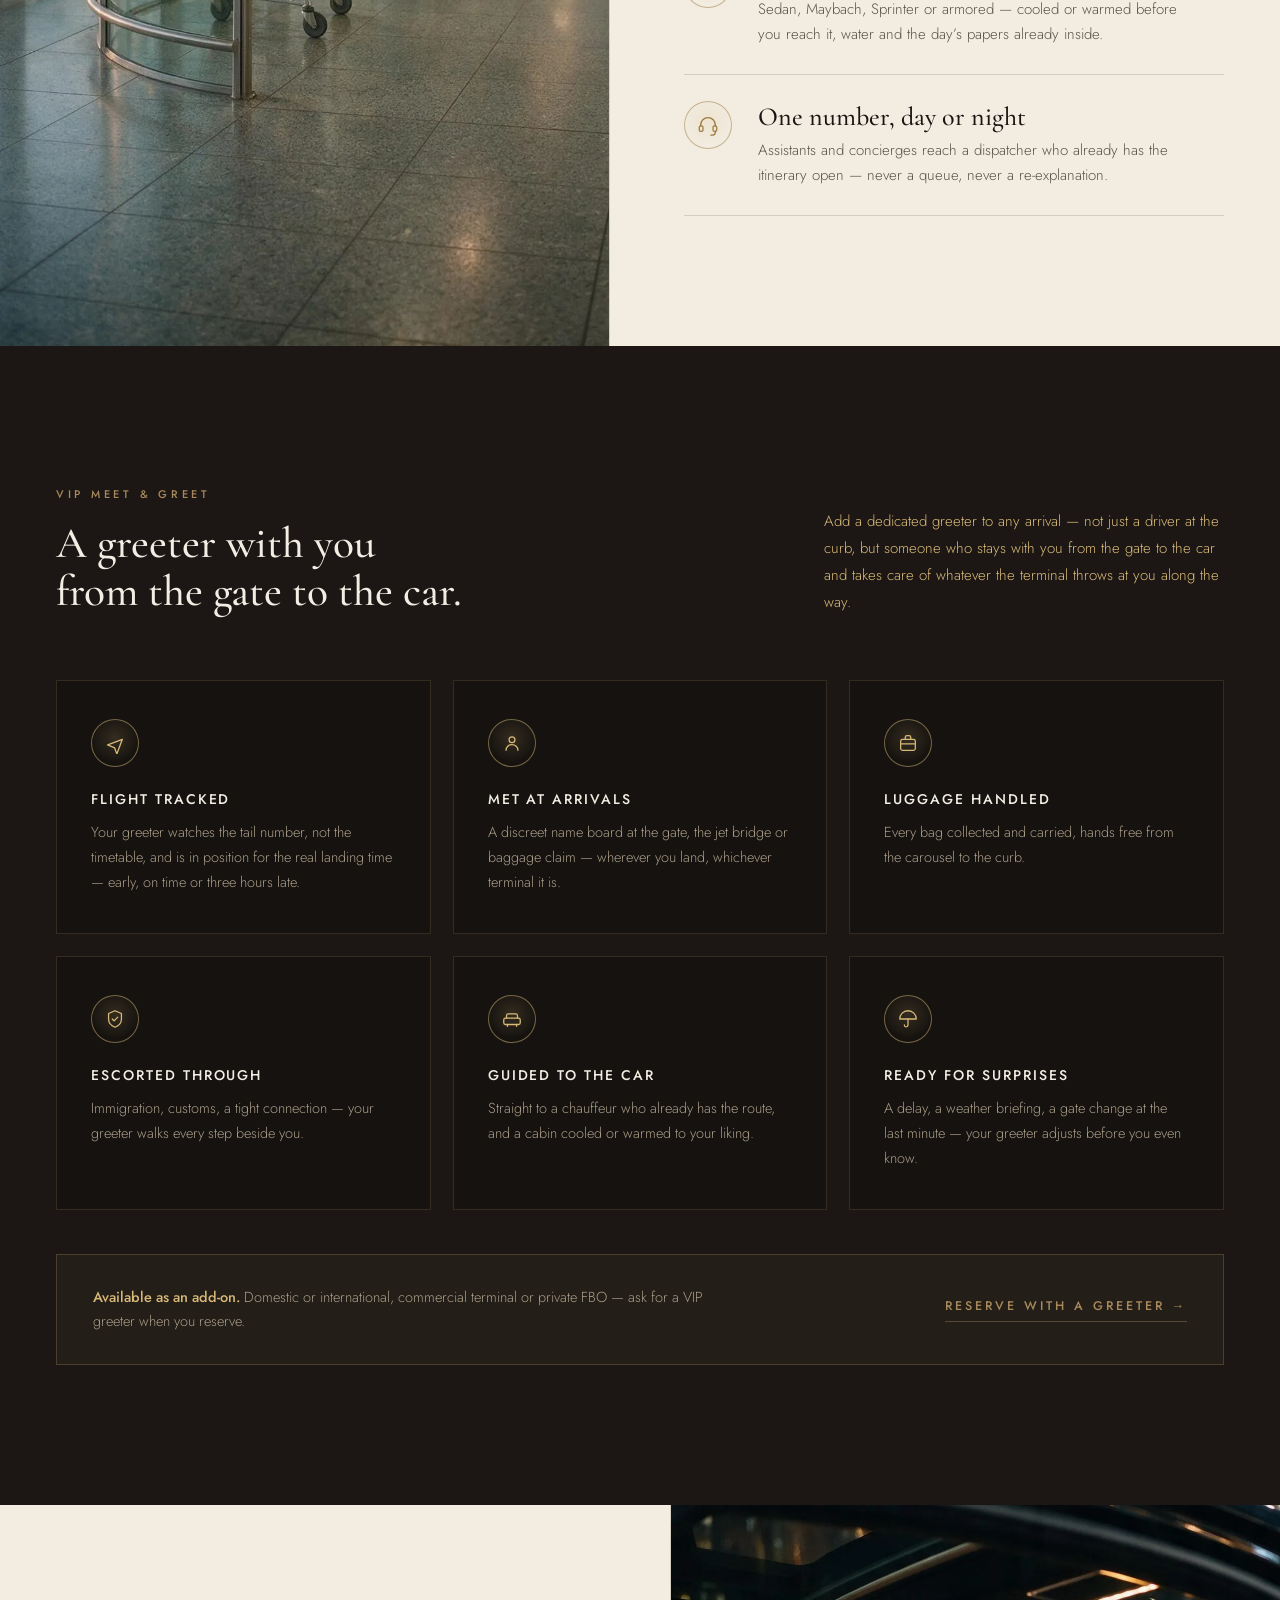
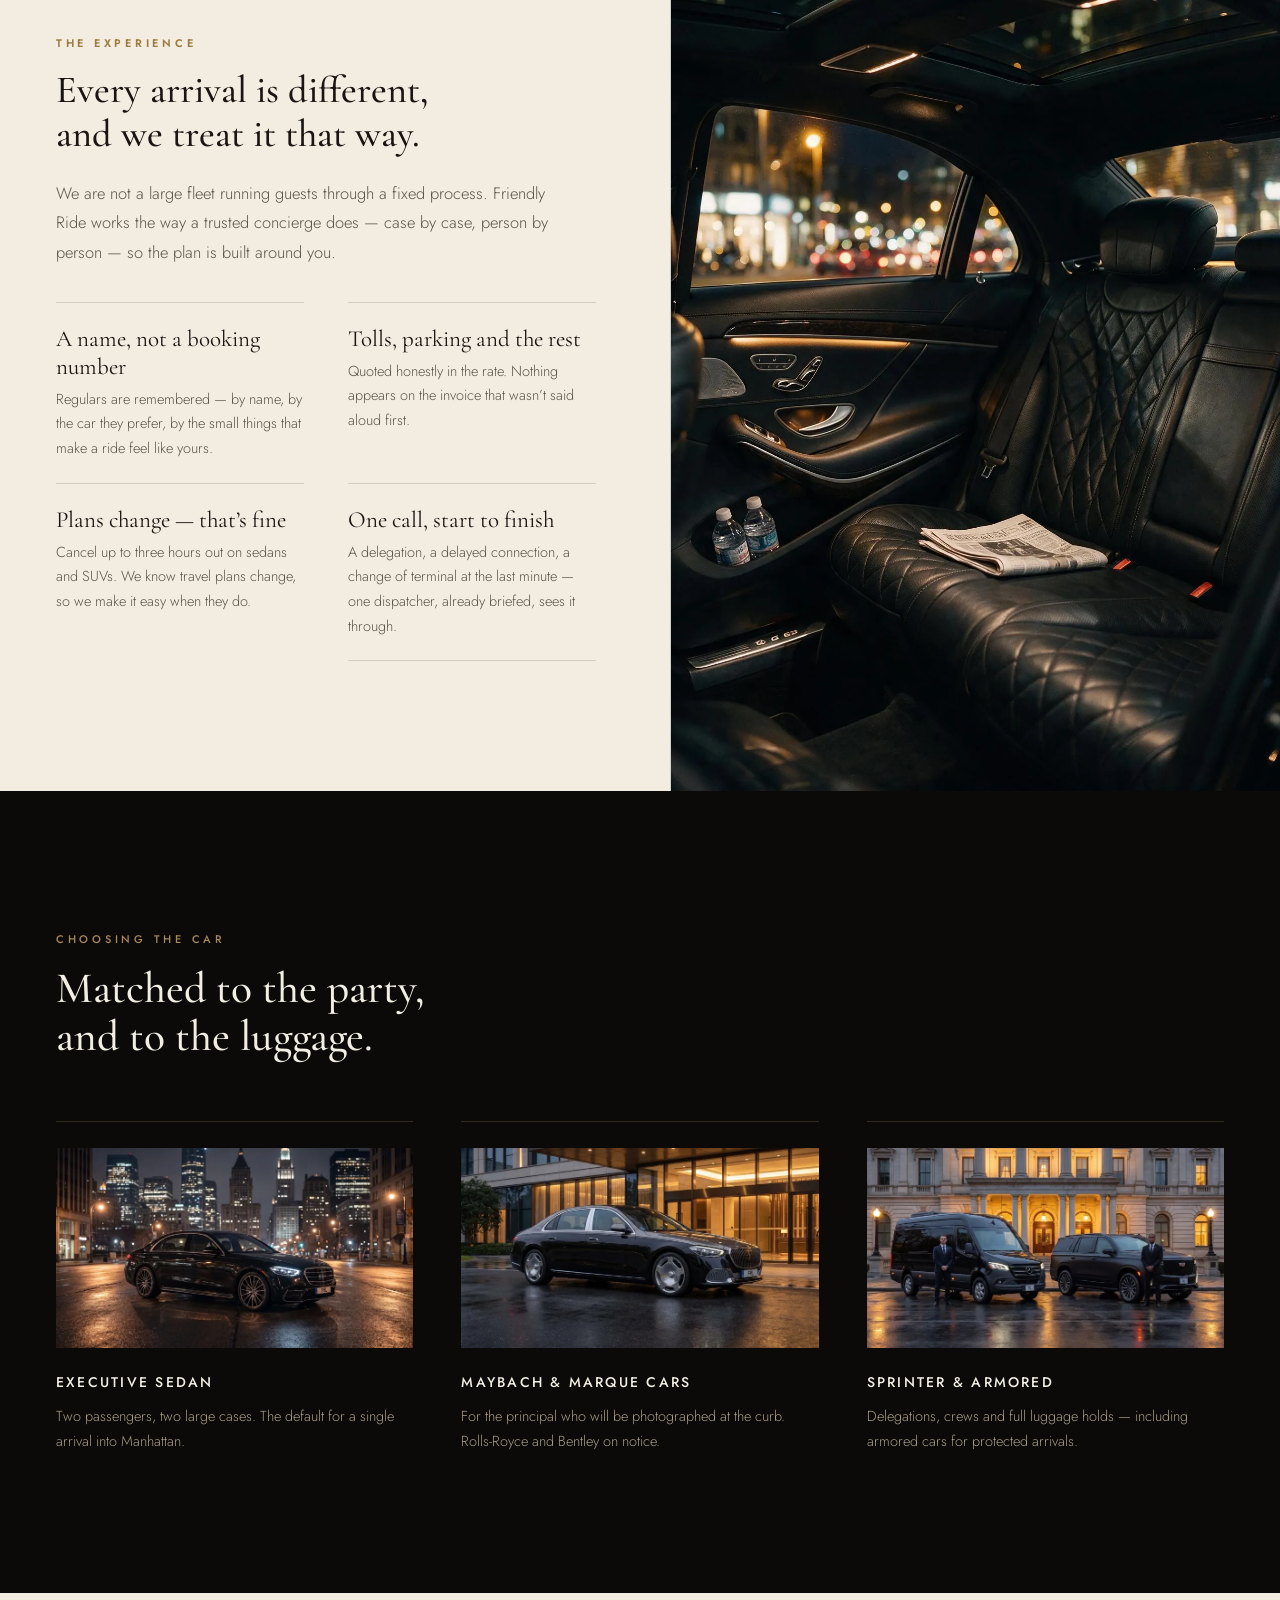
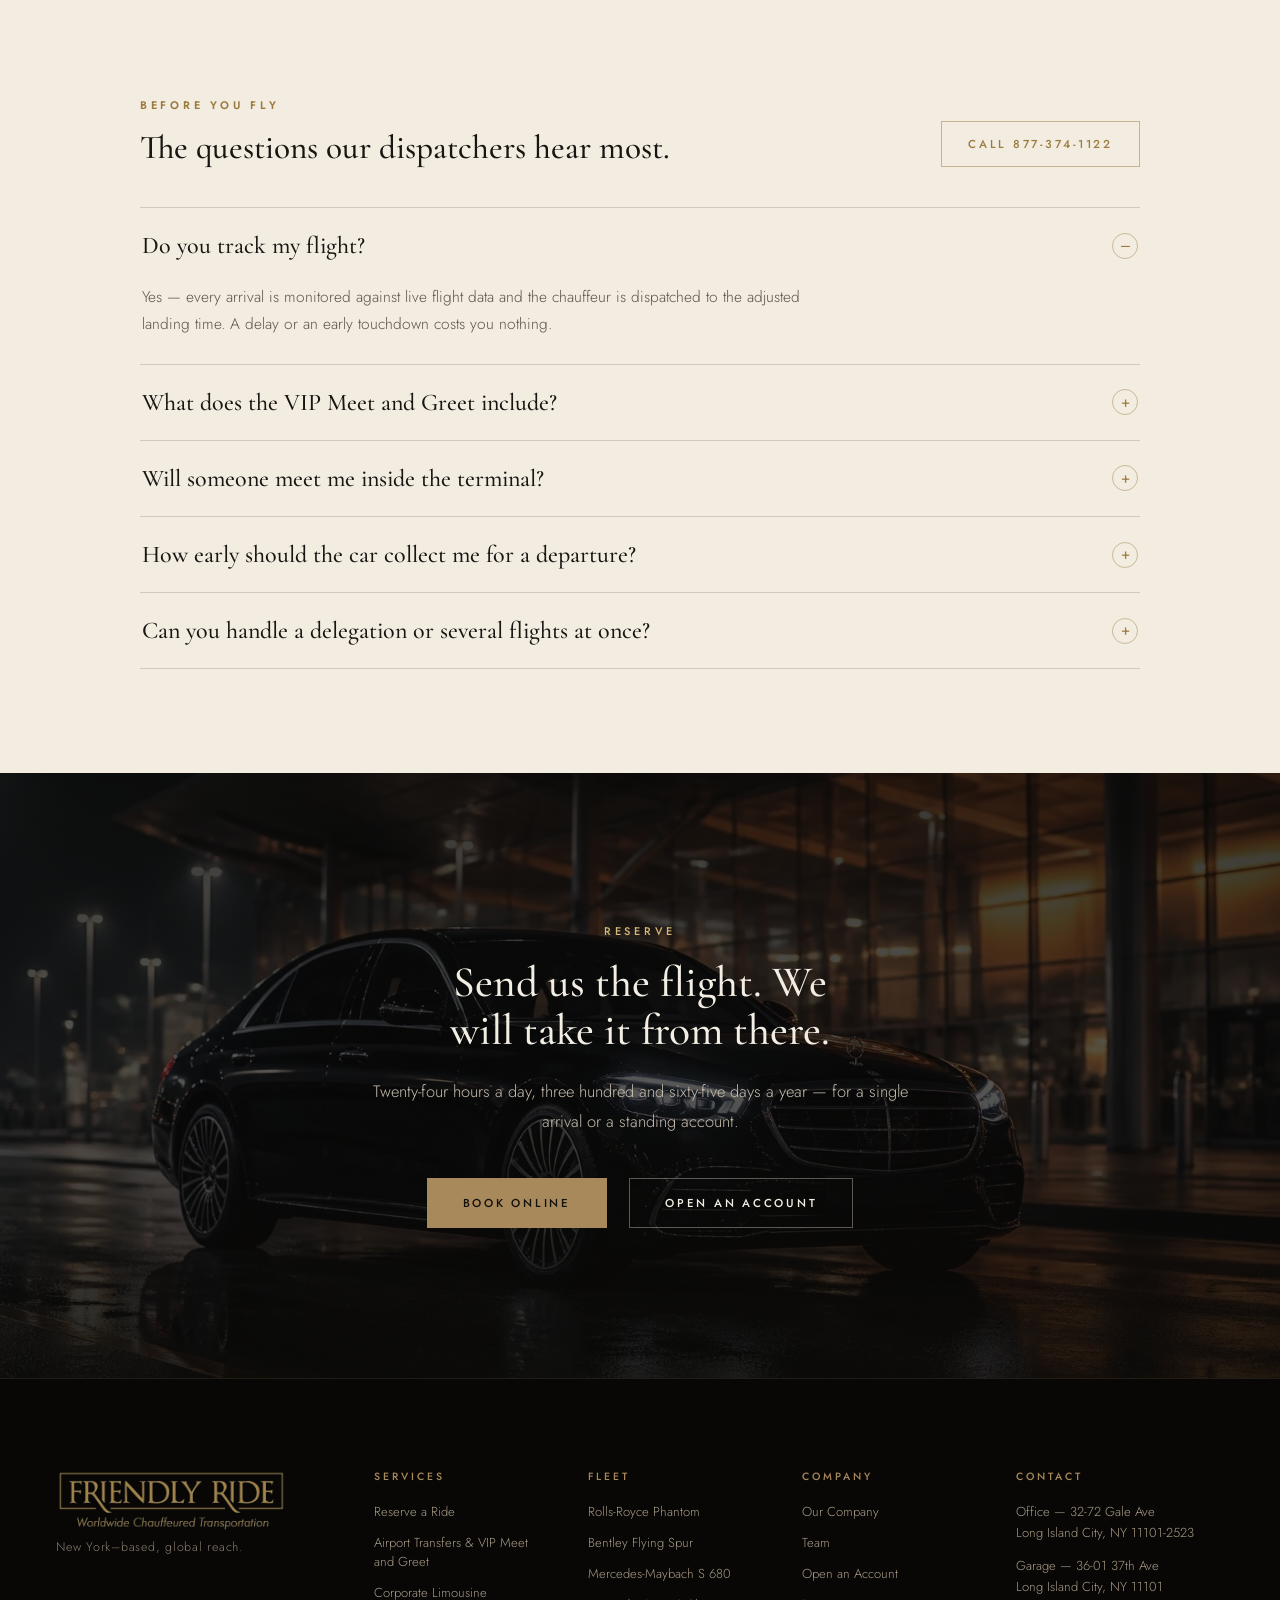
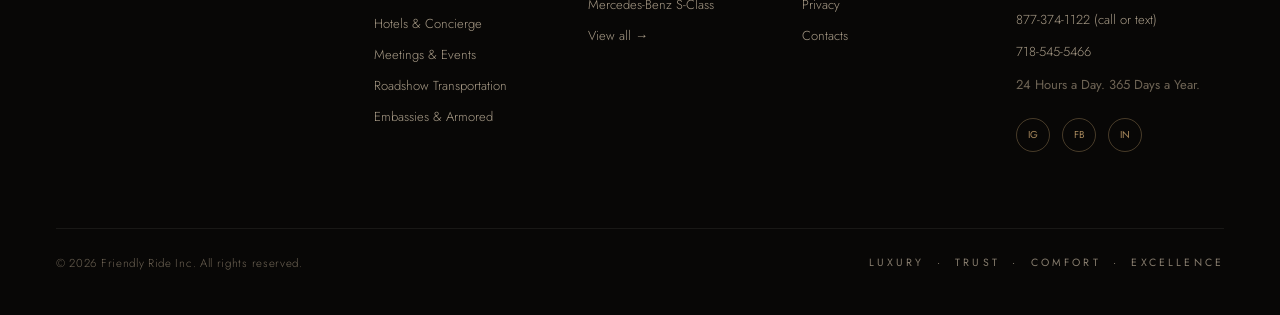
<file: airport-transfers.html>
<!DOCTYPE html>
<html lang="en">
<head>
<meta charset="utf-8">
<meta name="viewport" content="width=device-width, initial-scale=1">
<title>Airport Transfers &amp; VIP Meet and Greet | JFK, LaGuardia, Newark &amp; Worldwide | Friendly Ride Inc.</title>
<meta name="description" content="Chauffeured airport transfers with a dedicated VIP greeter, at JFK, LaGuardia, Newark and every private terminal in New York, plus any airport worldwide across our 200+ city, 90+ country network. Flight-tracked, met at the gate, escorted through to the car.">
<link rel="canonical" href="https://friendlyrideinc.com/airport-transfers.html">
<link rel="preconnect" href="https://fonts.gstatic.com" crossorigin>
<link rel="preconnect" href="https://fonts.googleapis.com">
<link href="https://fonts.googleapis.com/css2?family=Cormorant+Garamond:wght@400;500;600&family=Jost:wght@300;400;500&display=swap" rel="stylesheet">
<link rel="stylesheet" href="styles.css">
<link rel="stylesheet" href="partners.css">
<link rel="stylesheet" href="airport-transfers.css">
<script type="application/ld+json">{"@context":"https://schema.org","@type":"Service","serviceType":"Airport chauffeur transfer and VIP meet and greet","name":"Airport Transfers & VIP Meet and Greet","provider":{"@type":"LocalBusiness","name":"Friendly Ride Inc.","telephone":"+1-877-374-1122","address":[{"@type":"PostalAddress","name":"Office","streetAddress":"32-72 Gale Ave","addressLocality":"Long Island City","addressRegion":"NY","postalCode":"11101-2523","addressCountry":"US"},{"@type":"PostalAddress","name":"Garage","streetAddress":"36-01 37th Ave","addressLocality":"Long Island City","addressRegion":"NY","postalCode":"11101","addressCountry":"US"}],"url":"https://friendlyrideinc.com/"},"areaServed":["John F. Kennedy International Airport","LaGuardia Airport","Newark Liberty International Airport","Teterboro Airport","Westchester County Airport","Long Island MacArthur Airport"],"availableChannel":{"@type":"ServiceChannel","servicePhone":"+1-877-374-1122","serviceUrl":"https://friendlyrideinc.com/#services"}}</script>
<script type="application/ld+json">{"@context":"https://schema.org","@type":"FAQPage","mainEntity":[{"@type":"Question","name":"Do you track my flight?","acceptedAnswer":{"@type":"Answer","text":"Yes. Every arrival is monitored against live flight data, and your chauffeur is dispatched to the adjusted landing time. Delays and early arrivals cost you nothing."}},{"@type":"Question","name":"What does the VIP Meet and Greet include?","acceptedAnswer":{"@type":"Answer","text":"A dedicated greeter tracks your flight, meets you at the gate or arrivals hall with a discreet name board, handles your luggage, escorts you through immigration and baggage claim, and guides you to your chauffeur — managing anything unexpected along the way."}},{"@type":"Question","name":"Will the chauffeur meet me inside the terminal?","acceptedAnswer":{"@type":"Answer","text":"On request your chauffeur or greeter waits at baggage claim or customs with a discreet name board, assists with luggage and walks you to the car. Curbside pickup is available where you prefer to move quickly."}}]}</script>
<script type="application/ld+json">{"@context":"https://schema.org","@type":"BreadcrumbList","itemListElement":[{"@type":"ListItem","position":1,"name":"Home","item":"https://friendlyrideinc.com/"},{"@type":"ListItem","position":2,"name":"Services","item":"https://friendlyrideinc.com/#services"},{"@type":"ListItem","position":3,"name":"Airport Transfers & VIP Meet and Greet"}]}</script>
<link rel="icon" type="image/x-icon" href="assets/favicon.ico">
<link rel="icon" type="image/png" sizes="32x32" href="assets/favicon-32x32.png">
<link rel="icon" type="image/png" sizes="16x16" href="assets/favicon-16x16.png">
<link rel="apple-touch-icon" sizes="180x180" href="assets/apple-touch-icon.png">
<link rel="icon" type="image/png" sizes="192x192" href="assets/android-chrome-192x192.png">
</head>
<body>

<!-- ============ NAV ============ -->
<header class="nav">
  <a href="index.html" class="nav__logo">
    <img src="assets/frl-logo-full.png" alt="Friendly Ride — Worldwide Chauffeured Transportation" class="nav__mark">
  </a>
  <nav class="nav__links" id="navMenu">
    <div class="nav__dropdown">
      <button type="button" class="nav__link nav__dropdown-trigger" aria-expanded="false" aria-controls="servicesMenu">SERVICES <span class="nav__dropdown-caret"></span></button>
      <div class="nav__dropdown-menu" id="servicesMenu">
        <a href="airport-transfers.html" class="nav__dropdown-link nav__dropdown-link--active">Airport Transfers &amp; VIP Greeting</a>
        <a href="corporate-limousine.html" class="nav__dropdown-link">Corporate Limousine</a>
        <a href="hotels-concierge.html" class="nav__dropdown-link">Hotels &amp; Concierge</a>
        <a href="meetings-events.html" class="nav__dropdown-link">Meetings &amp; Events</a>
        <a href="roadshow-transportation.html" class="nav__dropdown-link">Roadshow Transportation</a>
        <a href="embassies-armored.html" class="nav__dropdown-link">Embassies &amp; Armored Service</a>
      </div>
    </div>
    <a href="fleet.html" class="nav__link">FLEET</a>
    <a href="partners.html" class="nav__link">PARTNERS &amp; CLIENTS</a>
    <a href="contact-us.html" class="nav__link">CONTACT</a>
    <div class="nav__phones">
      <svg width="13" height="13" viewBox="0 0 24 24" fill="none" stroke="currentColor" stroke-width="1.5" stroke-linecap="round" stroke-linejoin="round" class="nav__phone-icon"><path d="M6.5 3.5h3l1.5 4-2 1.4a12 12 0 0 0 6.1 6.1l1.4-2 4 1.5v3a2 2 0 0 1-2.2 2A17.5 17.5 0 0 1 4.5 5.7a2 2 0 0 1 2-2.2z"></path></svg>
      <div class="nav__phone-numbers">
        <a href="tel:8773741122" class="nav__phone">877-374-1122</a>
        <a href="tel:7185455466" class="nav__phone">718-545-5466</a>
      </div>
    </div>
  </nav>
  <a href="reserve-a-ride.html" class="btn btn--nav">RESERVE</a>
  <a href="tel:8773741122" class="nav__call" aria-label="Call Friendly Ride">
    <svg width="16" height="16" viewBox="0 0 24 24" fill="none" stroke="currentColor" stroke-width="1.6" stroke-linecap="round" stroke-linejoin="round"><path d="M6.5 3.5h3l1.5 4-2 1.4a12 12 0 0 0 6.1 6.1l1.4-2 4 1.5v3a2 2 0 0 1-2.2 2A17.5 17.5 0 0 1 4.5 5.7a2 2 0 0 1 2-2.2z"></path></svg>
  </a>
  <button class="nav__toggle" id="navToggle" aria-label="Menu" aria-expanded="false" aria-controls="navMenu">
    <span></span><span></span><span></span>
  </button>
</header>

<!-- ============ HERO ============ -->
<section id="top" class="air-hero">
  <img width="2752" height="1536" class="air-hero__media" src="assets/airport-hero.webp" alt="Current-generation Mercedes-Benz S-Class waiting on the tarmac beside a private jet, dusk">
  <div class="air-hero__scrim"></div>
  <div class="air-hero__content">
    <div class="air-hero__breadcrumb">
      <a href="index.html">Home</a><span>/</span>
      <a href="index.html#services">Services</a><span>/</span>
      <span class="air-hero__breadcrumb-current">Airport Transfers &amp; VIP Meet and Greet</span>
    </div>
    <div class="eyebrow air-hero__eyebrow">Airport Transfers &amp; VIP Meet and Greet</div>
    <h1 class="air-hero__title">Your car is waiting for you, and so is your greeter.</h1>
    <p class="air-hero__desc">Chauffeured transfers at JFK, LaGuardia, Newark and every private terminal in New York &mdash; and any airport worldwide, across 200+ cities and 90+ countries. Add a dedicated VIP greeter to track your flight, meet you at the gate, and stay with you through immigration and baggage claim to a chauffeur who already knows your name.</p>
    <div class="air-hero__actions">
      <a href="reserve-a-ride.html" class="btn btn--solid">RESERVE A TRANSFER</a>
      <a href="tel:8773741122" class="link-underline">OR CALL 877-374-1122</a>
    </div>
  </div>
</section>

<!-- ============ HOW THE TRANSFER RUNS ============ -->
<section class="air-steps">
  <img loading="lazy" width="1328" height="1760" src="assets/airport-arrivals.webp" alt="International arrivals hall" class="air-steps__media">
  <div class="air-steps__content">
    <div class="eyebrow-light">How the Transfer Runs</div>
    <h2 class="section-title-light">From the moment you land, it's handled.</h2>
    <p class="light-desc">Airports are where service either holds up or falls apart. We plan for the delayed flight, the lost bag and the changed terminal, so none of it becomes your problem to solve.</p>
    <div class="air-steps__list">
      <div class="air-steps__item">
        <div class="air-steps__icon"><svg width="22" height="22" viewBox="0 0 24 24" fill="none" stroke="currentColor" stroke-width="1.4" stroke-linecap="round" stroke-linejoin="round"><path d="M4 14l16-6-6 16-2.4-6.6z"></path></svg></div>
        <div>
          <div class="air-steps__title">We track your actual flight time</div>
          <p class="air-steps__text">Your tail number and flight are monitored live. The chauffeur is dispatched to the real landing time &mdash; early or three hours late, at no change in price.</p>
        </div>
      </div>
      <div class="air-steps__item">
        <div class="air-steps__icon"><svg width="22" height="22" viewBox="0 0 24 24" fill="none" stroke="currentColor" stroke-width="1.4" stroke-linecap="round" stroke-linejoin="round"><circle cx="12" cy="8.5" r="3.2"></circle><path d="M5.5 20c0-3.6 2.9-6.2 6.5-6.2s6.5 2.6 6.5 6.2"></path></svg></div>
        <div>
          <div class="air-steps__title">A greeter, inside the hall</div>
          <p class="air-steps__text">Your VIP greeter waits at baggage claim or customs with a discreet name board, takes the luggage and walks you to the car &mdash; more on how that works below. Curbside instead, if you prefer speed.</p>
        </div>
      </div>
      <div class="air-steps__item">
        <div class="air-steps__icon"><svg width="22" height="22" viewBox="0 0 24 24" fill="none" stroke="currentColor" stroke-width="1.4" stroke-linecap="round" stroke-linejoin="round"><rect x="3" y="11" width="18" height="7" rx="2"></rect><path d="M6 11V8.5a2 2 0 0 1 2-2h8a2 2 0 0 1 2 2V11"></path><path d="M7 18v2M17 18v2"></path></svg></div>
        <div>
          <div class="air-steps__title">The cabin you asked for</div>
          <p class="air-steps__text">Sedan, Maybach, Sprinter or armored &mdash; cooled or warmed before you reach it, water and the day&rsquo;s papers already inside.</p>
        </div>
      </div>
      <div class="air-steps__item air-steps__item--last">
        <div class="air-steps__icon"><svg width="22" height="22" viewBox="0 0 24 24" fill="none" stroke="currentColor" stroke-width="1.4" stroke-linecap="round"><path d="M4 13v-1a8 8 0 0 1 16 0v1"></path><rect x="2.5" y="13" width="4" height="6" rx="1.5"></rect><rect x="17.5" y="13" width="4" height="6" rx="1.5"></rect><path d="M20 19v1a3 3 0 0 1-3 3h-2"></path></svg></div>
        <div>
          <div class="air-steps__title">One number, day or night</div>
          <p class="air-steps__text">Assistants and concierges reach a dispatcher who already has the itinerary open &mdash; never a queue, never a re-explanation.</p>
        </div>
      </div>
    </div>
  </div>
</section>

<!-- ============ VIP MEET & GREET ============ -->
<section class="air-greet">
  <div class="air-greet__head">
    <div class="air-greet__head-main">
      <div class="eyebrow">VIP Meet &amp; Greet</div>
      <h2 class="section-title air-greet__title">A greeter with you from the gate to the car.</h2>
    </div>
    <p class="air-greet__desc">Add a dedicated greeter to any arrival &mdash; not just a driver at the curb, but someone who stays with you from the gate to the car and takes care of whatever the terminal throws at you along the way.</p>
  </div>
  <div class="air-greet__grid">
    <div class="air-greet__item">
      <div class="air-greet__icon"><svg width="22" height="22" viewBox="0 0 24 24" fill="none" stroke="currentColor" stroke-width="1.4" stroke-linecap="round" stroke-linejoin="round"><path d="M4 14l16-6-6 16-2.4-6.6z"></path></svg></div>
      <div class="air-greet__name">Flight Tracked</div>
      <p class="air-greet__text">Your greeter watches the tail number, not the timetable, and is in position for the real landing time &mdash; early, on time or three hours late.</p>
    </div>
    <div class="air-greet__item">
      <div class="air-greet__icon"><svg width="22" height="22" viewBox="0 0 24 24" fill="none" stroke="currentColor" stroke-width="1.4" stroke-linecap="round" stroke-linejoin="round"><circle cx="12" cy="8.5" r="3.2"></circle><path d="M5.5 20c0-3.6 2.9-6.2 6.5-6.2s6.5 2.6 6.5 6.2"></path></svg></div>
      <div class="air-greet__name">Met at Arrivals</div>
      <p class="air-greet__text">A discreet name board at the gate, the jet bridge or baggage claim &mdash; wherever you land, whichever terminal it is.</p>
    </div>
    <div class="air-greet__item">
      <div class="air-greet__icon"><svg width="22" height="22" viewBox="0 0 24 24" fill="none" stroke="currentColor" stroke-width="1.4" stroke-linecap="round" stroke-linejoin="round"><rect x="4" y="8" width="16" height="12" rx="2"></rect><path d="M9 8V6a2 2 0 0 1 2-2h2a2 2 0 0 1 2 2v2"></path><path d="M4 13h16"></path></svg></div>
      <div class="air-greet__name">Luggage Handled</div>
      <p class="air-greet__text">Every bag collected and carried, hands free from the carousel to the curb.</p>
    </div>
    <div class="air-greet__item">
      <div class="air-greet__icon"><svg width="22" height="22" viewBox="0 0 24 24" fill="none" stroke="currentColor" stroke-width="1.4" stroke-linecap="round" stroke-linejoin="round"><path d="M12 3l7 3v6c0 4.5-3 7.5-7 9-4-1.5-7-4.5-7-9V6l7-3z"></path><path d="M9 12l2 2 4-4"></path></svg></div>
      <div class="air-greet__name">Escorted Through</div>
      <p class="air-greet__text">Immigration, customs, a tight connection &mdash; your greeter walks every step beside you.</p>
    </div>
    <div class="air-greet__item">
      <div class="air-greet__icon"><svg width="22" height="22" viewBox="0 0 24 24" fill="none" stroke="currentColor" stroke-width="1.4" stroke-linecap="round" stroke-linejoin="round"><rect x="3" y="11" width="18" height="7" rx="2"></rect><path d="M6 11V8.5a2 2 0 0 1 2-2h8a2 2 0 0 1 2 2V11"></path><path d="M7 18v2M17 18v2"></path></svg></div>
      <div class="air-greet__name">Guided to the Car</div>
      <p class="air-greet__text">Straight to a chauffeur who already has the route, and a cabin cooled or warmed to your liking.</p>
    </div>
    <div class="air-greet__item">
      <div class="air-greet__icon"><svg width="22" height="22" viewBox="0 0 24 24" fill="none" stroke="currentColor" stroke-width="1.4" stroke-linecap="round" stroke-linejoin="round"><path d="M12 3a9 9 0 0 1 9 9H3a9 9 0 0 1 9-9z"></path><path d="M12 12v6.5a2 2 0 0 1-4 0"></path></svg></div>
      <div class="air-greet__name">Ready for Surprises</div>
      <p class="air-greet__text">A delay, a weather briefing, a gate change at the last minute &mdash; your greeter adjusts before you even know.</p>
    </div>
  </div>
  <div class="air-greet__note">
    <div class="air-greet__note-text"><strong>Available as an add-on.</strong> Domestic or international, commercial terminal or private FBO &mdash; ask for a VIP greeter when you reserve.</div>
    <a href="reserve-a-ride.html" class="link-underline link-underline--brass">RESERVE WITH A GREETER &rarr;</a>
  </div>
</section>

<!-- ============ THE EXPERIENCE ============ -->
<section class="air-experience">
  <div class="air-experience__content">
    <div class="eyebrow-light">The Experience</div>
    <h2 class="section-title-light">Every arrival is different, and we treat it that way.</h2>
    <p class="light-desc">We are not a large fleet running guests through a fixed process. Friendly Ride works the way a trusted concierge does &mdash; case by case, person by person &mdash; so the plan is built around you.</p>
    <div class="air-experience__grid">
      <div class="air-experience__item">
        <div class="air-experience__item-title">A name, not a booking number</div>
        <p class="air-experience__item-text">Regulars are remembered &mdash; by name, by the car they prefer, by the small things that make a ride feel like yours.</p>
      </div>
      <div class="air-experience__item">
        <div class="air-experience__item-title">Tolls, parking and the rest</div>
        <p class="air-experience__item-text">Quoted honestly in the rate. Nothing appears on the invoice that wasn&rsquo;t said aloud first.</p>
      </div>
      <div class="air-experience__item">
        <div class="air-experience__item-title">Plans change &mdash; that&rsquo;s fine</div>
        <p class="air-experience__item-text">Cancel up to three hours out on sedans and SUVs. We know travel plans change, so we make it easy when they do.</p>
      </div>
      <div class="air-experience__item air-experience__item--last">
        <div class="air-experience__item-title">One call, start to finish</div>
        <p class="air-experience__item-text">A delegation, a delayed connection, a change of terminal at the last minute &mdash; one dispatcher, already briefed, sees it through.</p>
      </div>
    </div>
  </div>
  <img loading="lazy" width="1328" height="1760" src="assets/airport-cabin.webp" alt="Rear cabin at night, warm and intimate" class="air-experience__media">
</section>

<!-- ============ CHOOSING THE CAR ============ -->
<section class="air-fleet">
  <div class="air-fleet__head">
    <div class="eyebrow">Choosing the Car</div>
    <h2 class="section-title">Matched to the party, and to the luggage.</h2>
  </div>
  <div class="air-fleet__grid">
    <a href="fleet.html#sedans" class="air-fleet-card">
      <img loading="lazy" width="790" height="441" src="assets/airport-fleet-sedan.webp" alt="Mercedes-Benz S-Class, three-quarter view" class="air-fleet-card__image">
      <div class="air-fleet-card__title">Executive Sedan</div>
      <p class="air-fleet-card__text">Two passengers, two large cases. The default for a single arrival into Manhattan.</p>
    </a>
    <a href="fleet.html#sedans" class="air-fleet-card">
      <img loading="lazy" width="790" height="441" src="assets/airport-fleet-maybach.webp" alt="Current-generation Mercedes-Maybach S 680, three-quarter view" class="air-fleet-card__image">
      <div class="air-fleet-card__title">Maybach &amp; Marque Cars</div>
      <p class="air-fleet-card__text">For the principal who will be photographed at the curb. Rolls-Royce and Bentley on notice.</p>
    </a>
    <a href="fleet.html#sprinters" class="air-fleet-card">
      <img loading="lazy" width="790" height="441" src="assets/airport-fleet-sprinter.webp" alt="Sprinter and armored SUV, motorcade" class="air-fleet-card__image">
      <div class="air-fleet-card__title">Sprinter &amp; Armored</div>
      <p class="air-fleet-card__text">Delegations, crews and full luggage holds &mdash; including armored cars for protected arrivals.</p>
    </a>
  </div>
</section>

<!-- ============ FAQ ============ -->
<section class="air-faq">
  <div class="air-faq__head">
    <div>
      <div class="eyebrow-light">Before You Fly</div>
      <h2 class="section-title-light air-faq__title">The questions our dispatchers hear most.</h2>
    </div>
    <a href="tel:8773741122" class="btn btn--outline air-faq__call">CALL 877-374-1122</a>
  </div>
  <div class="air-faq__list">
    <details class="air-faq__item" open>
      <summary class="air-faq__summary">
        <span class="air-faq__q">Do you track my flight?</span>
        <span class="air-faq__sign"></span>
      </summary>
      <p class="air-faq__a">Yes &mdash; every arrival is monitored against live flight data and the chauffeur is dispatched to the adjusted landing time. A delay or an early touchdown costs you nothing.</p>
    </details>
    <details class="air-faq__item">
      <summary class="air-faq__summary">
        <span class="air-faq__q">What does the VIP Meet and Greet include?</span>
        <span class="air-faq__sign"></span>
      </summary>
      <p class="air-faq__a">A dedicated greeter tracks your flight, meets you at the gate or arrivals hall with a discreet name board, handles your luggage, and escorts you through immigration and baggage claim to a chauffeur who already knows your name &mdash; available as an add-on on any transfer, domestic or international.</p>
    </details>
    <details class="air-faq__item">
      <summary class="air-faq__summary">
        <span class="air-faq__q">Will someone meet me inside the terminal?</span>
        <span class="air-faq__sign"></span>
      </summary>
      <p class="air-faq__a">Yes &mdash; at baggage claim or the customs exit, with a discreet name board and hands for the luggage. Curbside pickup is there when you would rather move quickly.</p>
    </details>
    <details class="air-faq__item">
      <summary class="air-faq__summary">
        <span class="air-faq__q">How early should the car collect me for a departure?</span>
        <span class="air-faq__sign"></span>
      </summary>
      <p class="air-faq__a">We set the pickup backwards from your gate time using the day&rsquo;s real traffic and TSA conditions &mdash; typically three hours before an international departure and two before a domestic one.</p>
    </details>
    <details class="air-faq__item">
      <summary class="air-faq__summary">
        <span class="air-faq__q">Can you handle a delegation or several flights at once?</span>
        <span class="air-faq__sign"></span>
      </summary>
      <p class="air-faq__a">Regularly. Multi-car arrivals, staggered flights and consulate protocol are coordinated by one dispatcher who holds the whole manifest &mdash; see <a href="partners.html">Partners &amp; Clients</a>.</p>
    </details>
  </div>
</section>

<!-- ============ CTA ============ -->
<section class="air-cta">
  <img loading="lazy" width="1536" height="768" src="assets/airport-cta.webp" alt="Current-generation Mercedes-Benz S-Class at the terminal forecourt, night" class="air-cta__bg">
  <div class="air-cta__scrim"></div>
  <div class="air-cta__content">
    <div class="eyebrow air-cta__eyebrow">Reserve</div>
    <h2 class="section-title air-cta__title">Send us the flight. We will take it from there.</h2>
    <p class="air-cta__desc">Twenty-four hours a day, three hundred and sixty-five days a year &mdash; for a single arrival or a standing account.</p>
    <div class="air-cta__actions">
      <a href="reserve-a-ride.html" class="btn btn--solid">BOOK ONLINE</a>
      <a href="contact-us.html" class="btn btn--outline air-cta__outline">OPEN AN ACCOUNT</a>
    </div>
  </div>
</section>

<!-- ============ FOOTER ============ -->
<footer class="footer">
  <div class="footer__grid">
    <div class="footer__brand">
      <a href="index.html">
        <img loading="lazy" src="assets/frl-logo-full.png" alt="Friendly Ride — Worldwide Chauffeured Transportation" class="footer__lockup">
      </a>
      <div class="footer__tagline">New York&ndash;based, global reach.</div>
    </div>
    <div class="footer__col">
      <div class="footer__heading">Services</div>
      <div class="footer__links">
        <a href="reserve-a-ride.html">Reserve a Ride</a>
        <a href="airport-transfers.html">Airport Transfers &amp; VIP Meet and Greet</a>
        <a href="corporate-limousine.html">Corporate Limousine</a>
        <a href="hotels-concierge.html">Hotels &amp; Concierge</a>
        <a href="meetings-events.html">Meetings &amp; Events</a>
        <a href="roadshow-transportation.html">Roadshow Transportation</a>
        <a href="embassies-armored.html">Embassies &amp; Armored</a>
      </div>
    </div>
    <div class="footer__col">
      <div class="footer__heading">Fleet</div>
      <div class="footer__links">
        <a href="fleet.html#sedans">Rolls-Royce Phantom</a>
        <a href="fleet.html#sedans">Bentley Flying Spur</a>
        <a href="fleet.html#sedans">Mercedes-Maybach S 680</a>
        <a href="fleet.html#sedans">Mercedes-Benz S-Class</a>
        <a href="fleet.html">View all &rarr;</a>
      </div>
    </div>
    <div class="footer__col">
      <div class="footer__heading">Company</div>
      <div class="footer__links">
        <a href="maintenance.html">Our Company</a>
        <a href="maintenance.html">Team</a>
        <a href="contact-us.html">Open an Account</a>
        <a href="maintenance.html">Privacy</a>
        <a href="contact-us.html">Contacts</a>
      </div>
    </div>
    <div class="footer__col">
      <div class="footer__heading">Contact</div>
      <div class="footer__contact">
        <a href="https://www.google.com/maps/search/?api=1&amp;query=32-72+Gale+Ave%2C+Long+Island+City%2C+NY+11101-2523">Office &mdash; 32-72 Gale Ave<br>Long Island City, NY 11101-2523</a>
        <a href="https://www.google.com/maps/search/?api=1&amp;query=36-01+37th+Ave%2C+Long+Island+City%2C+NY+11101">Garage &mdash; 36-01 37th Ave<br>Long Island City, NY 11101</a>
        <a href="tel:8773741122">877-374-1122 (call or text)</a>
        <a href="tel:7185455466">718-545-5466</a>
        <div class="footer__hours">24 Hours a Day. 365 Days a Year.</div>
      </div>
      <div class="footer__social">
        <a href="#" aria-label="Instagram">IG</a>
        <a href="#" aria-label="Facebook">FB</a>
        <a href="#" aria-label="LinkedIn">IN</a>
      </div>
    </div>
  </div>
  <div class="footer__bottom">
    <div class="footer__copy">&copy; 2026 Friendly Ride Inc. All rights reserved.</div>
    <div class="footer__values">Luxury &nbsp;&middot;&nbsp; Trust &nbsp;&middot;&nbsp; Comfort &nbsp;&middot;&nbsp; Excellence</div>
  </div>
</footer>

<script src="script.js" defer></script>
<!-- ============ WHATSAPP WIDGET ============ -->
<div class="wa-widget" id="waWidget">
  <div class="wa-panel" id="waPanel" hidden>
    <div class="wa-panel__head">
      <div class="wa-panel__head-text">
        <div class="wa-panel__title">Friendly Ride</div>
        <div class="wa-panel__subtitle">Usually replies within minutes</div>
      </div>
      <button type="button" class="wa-panel__close" id="waClose" aria-label="Close chat">&times;</button>
    </div>
    <div class="wa-panel__body">
      <div class="wa-bubble">Hi there &mdash; how can we help? Send us a message and we&rsquo;ll pick it up on WhatsApp right away.</div>
    </div>
    <form class="wa-panel__form" id="waForm">
      <textarea class="wa-panel__input" id="waMessage" rows="2" placeholder="Type your message&hellip;"></textarea>
      <button type="submit" class="wa-panel__send" aria-label="Send on WhatsApp">
        <svg width="18" height="18" viewBox="0 0 24 24" fill="currentColor"><path d="M2 21l1.65-6.03A9 9 0 1 1 9 20.35L2 21zm7.1-4.7.35.2a7 7 0 1 0-2.95-2.95l.2.35-.9 3.3 3.3-.9zm5.1-3.2c-.2-.1-1.2-.6-1.4-.65-.2-.08-.33-.1-.47.1-.14.2-.53.65-.65.78-.12.13-.24.15-.44.05-.2-.1-.87-.32-1.65-1.02-.6-.55-1.02-1.22-1.14-1.42-.12-.2-.01-.32.09-.42.1-.1.2-.24.3-.36.1-.12.13-.2.2-.34.07-.13.03-.25-.02-.35-.05-.1-.47-1.12-.64-1.54-.17-.4-.34-.35-.47-.36h-.4c-.13 0-.35.05-.53.25-.18.2-.7.68-.7 1.66 0 .98.72 1.93.82 2.06.1.13 1.4 2.15 3.4 3.01.48.2.85.33 1.14.42.48.15.92.13 1.26.08.39-.06 1.2-.49 1.37-.96.17-.47.17-.88.12-.96-.05-.09-.18-.14-.38-.24z"></path></svg>
      </button>
    </form>
    <a href="tel:8773741122" class="wa-panel__fallback">Prefer to call? 877-374-1122</a>
  </div>
  <button type="button" class="wa-toggle" id="waToggle" aria-label="Chat with us on WhatsApp">
    <svg width="28" height="28" viewBox="0 0 24 24" fill="currentColor"><path d="M12 2C6.48 2 2 6.36 2 11.75c0 2.06.63 3.97 1.72 5.56L2 22l4.86-1.63a10.2 10.2 0 0 0 5.14 1.38c5.52 0 10-4.36 10-9.75S17.52 2 12 2zm5.1 13.84c-.22.6-1.27 1.16-1.75 1.2-.45.05-.92.24-3.08-.66-2.6-1.08-4.28-3.72-4.4-3.89-.13-.17-1.06-1.4-1.06-2.68 0-1.27.67-1.9.9-2.16.23-.25.5-.32.67-.32.17 0 .34 0 .48.01.16.01.36-.06.57.43.22.5.73 1.73.79 1.85.06.13.1.28.02.45-.09.17-.13.28-.26.43-.13.15-.28.34-.4.46-.13.13-.27.27-.12.53.16.26.7 1.15 1.5 1.86 1.03.92 1.9 1.2 2.16 1.34.26.13.42.11.57-.07.16-.17.66-.77.84-1.03.18-.26.36-.22.6-.13.25.09 1.58.75 1.85.88.27.13.45.2.51.31.07.11.07.63-.15 1.23z"></path></svg>
  </button>
</div>

<script src="whatsapp-widget.js" defer></script>
</body>
</html>
</file>
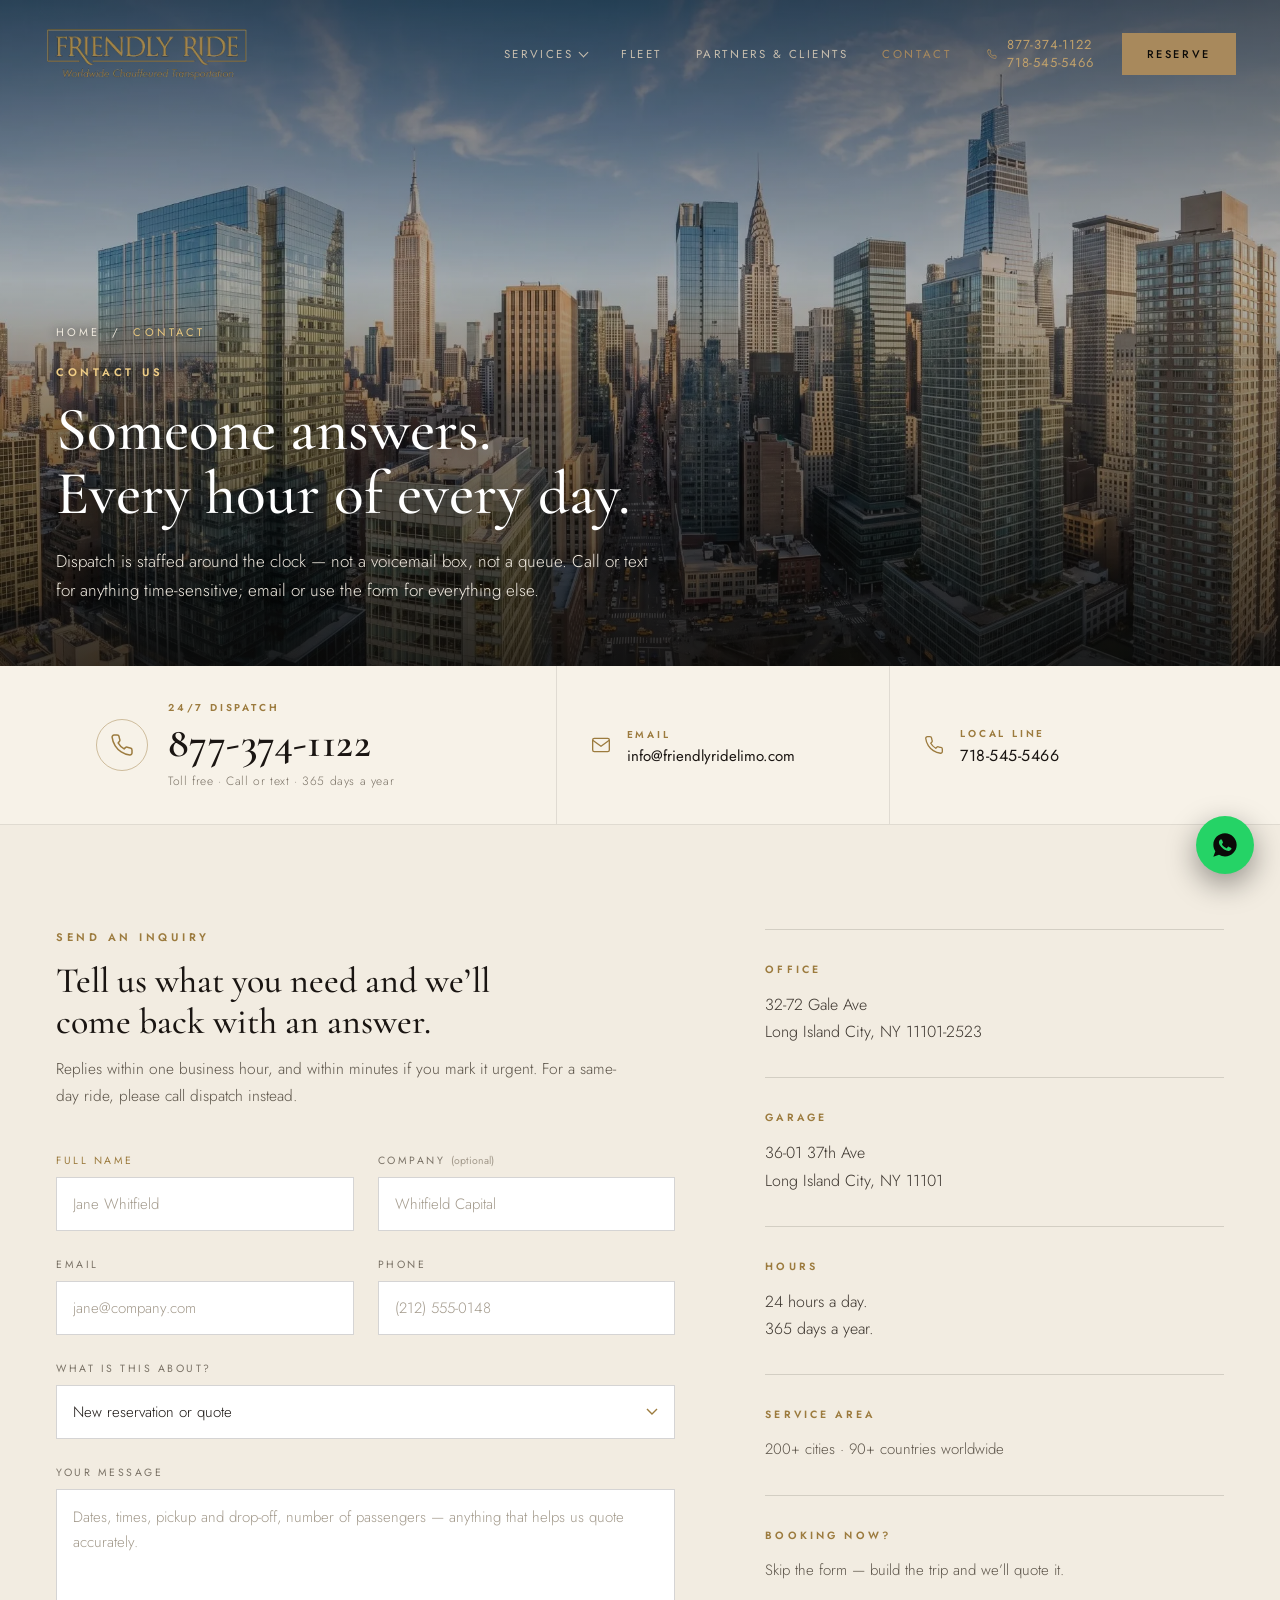
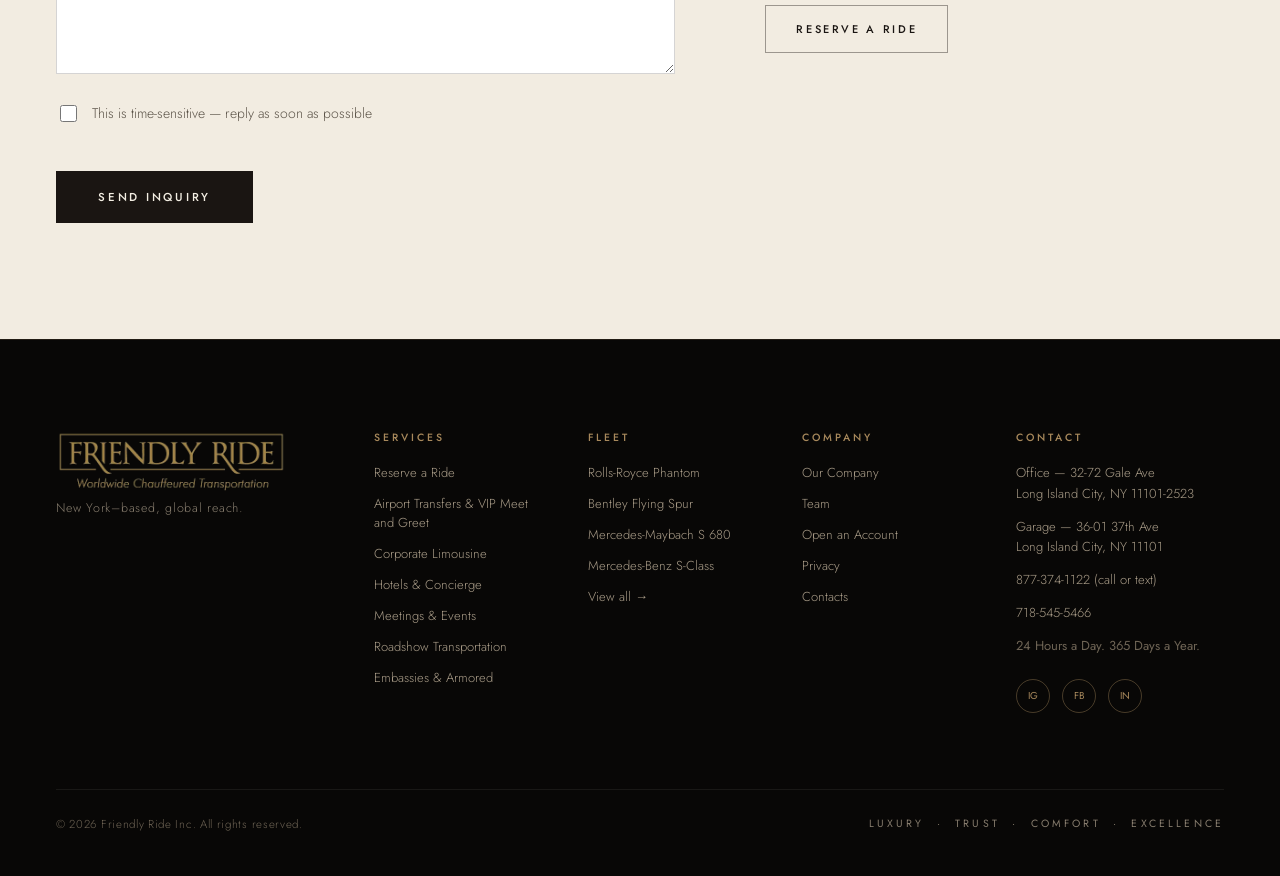
<file: contact-us.html>
<!DOCTYPE html>
<html lang="en">
<head>
<meta charset="utf-8">
<meta name="viewport" content="width=device-width, initial-scale=1">
<title>Contact Friendly Ride Inc. | 24/7 Dispatch, 200+ Cities Worldwide</title>
<meta name="description" content="Reach Friendly Ride Inc. dispatch 24 hours a day at 877-374-1122, email info@friendlyridelimo.com, or send an inquiry. Chauffeured transportation across 200+ cities and 90+ countries worldwide.">
<link rel="canonical" href="https://friendlyrideinc.com/contact-us.html">
<link rel="preconnect" href="https://fonts.gstatic.com" crossorigin>
<link rel="preconnect" href="https://fonts.googleapis.com">
<link href="https://fonts.googleapis.com/css2?family=Cormorant+Garamond:wght@400;500;600&family=Jost:wght@300;400;500&display=swap" rel="stylesheet">
<link rel="stylesheet" href="styles.css">
<link rel="stylesheet" href="contact-us.css">
<script type="application/ld+json">{"@context":"https://schema.org","@type":"LocalBusiness","name":"Friendly Ride Inc.","telephone":"+1-877-374-1122","email":"info@friendlyridelimo.com","address":[{"@type":"PostalAddress","name":"Office","streetAddress":"32-72 Gale Ave","addressLocality":"Long Island City","addressRegion":"NY","postalCode":"11101-2523","addressCountry":"US"},{"@type":"PostalAddress","name":"Garage","streetAddress":"36-01 37th Ave","addressLocality":"Long Island City","addressRegion":"NY","postalCode":"11101","addressCountry":"US"}],"url":"https://friendlyrideinc.com/","openingHoursSpecification":{"@type":"OpeningHoursSpecification","dayOfWeek":["Monday","Tuesday","Wednesday","Thursday","Friday","Saturday","Sunday"],"opens":"00:00","closes":"23:59"}}</script>
<script type="application/ld+json">{"@context":"https://schema.org","@type":"BreadcrumbList","itemListElement":[{"@type":"ListItem","position":1,"name":"Home","item":"https://friendlyrideinc.com/"},{"@type":"ListItem","position":2,"name":"Contact"}]}</script>
<link rel="icon" type="image/x-icon" href="assets/favicon.ico">
<link rel="icon" type="image/png" sizes="32x32" href="assets/favicon-32x32.png">
<link rel="icon" type="image/png" sizes="16x16" href="assets/favicon-16x16.png">
<link rel="apple-touch-icon" sizes="180x180" href="assets/apple-touch-icon.png">
<link rel="icon" type="image/png" sizes="192x192" href="assets/android-chrome-192x192.png">
</head>
<body>

<!-- Static form so Netlify's build-time bot detects and registers this form.
     Never shown or filled by a user — contact-us.js submits the real data to
     this same form name via fetch(). Netlify emails a notification for every
     submission to whatever address is set under Site settings -> Forms ->
     Form notifications in the Netlify dashboard. -->
<form name="contact" data-netlify="true" netlify-honeypot="bot-field" hidden>
  <input type="hidden" name="form-name" value="contact">
  <input type="text" name="bot-field">
  <input type="text" name="Full name">
  <input type="text" name="Company">
  <input type="text" name="Email">
  <input type="text" name="Phone">
  <input type="text" name="Topic">
  <input type="text" name="Message">
  <input type="text" name="Urgent">
</form>

<!-- ============ NAV ============ -->
<header class="nav">
  <a href="index.html" class="nav__logo">
    <img src="assets/frl-logo-full.png" alt="Friendly Ride — Worldwide Chauffeured Transportation" class="nav__mark">
  </a>
  <nav class="nav__links" id="navMenu">
    <div class="nav__dropdown">
      <button type="button" class="nav__link nav__dropdown-trigger" aria-expanded="false" aria-controls="servicesMenu">SERVICES <span class="nav__dropdown-caret"></span></button>
      <div class="nav__dropdown-menu" id="servicesMenu">
        <a href="airport-transfers.html" class="nav__dropdown-link">Airport Transfers &amp; VIP Greeting</a>
        <a href="corporate-limousine.html" class="nav__dropdown-link">Corporate Limousine</a>
        <a href="hotels-concierge.html" class="nav__dropdown-link">Hotels &amp; Concierge</a>
        <a href="meetings-events.html" class="nav__dropdown-link">Meetings &amp; Events</a>
        <a href="roadshow-transportation.html" class="nav__dropdown-link">Roadshow Transportation</a>
        <a href="embassies-armored.html" class="nav__dropdown-link">Embassies &amp; Armored Service</a>
      </div>
    </div>
    <a href="fleet.html" class="nav__link">FLEET</a>
    <a href="partners.html" class="nav__link">PARTNERS &amp; CLIENTS</a>
    <a href="contact-us.html" class="nav__link nav__link--active">CONTACT</a>
    <div class="nav__phones">
      <svg width="13" height="13" viewBox="0 0 24 24" fill="none" stroke="currentColor" stroke-width="1.5" stroke-linecap="round" stroke-linejoin="round" class="nav__phone-icon"><path d="M6.5 3.5h3l1.5 4-2 1.4a12 12 0 0 0 6.1 6.1l1.4-2 4 1.5v3a2 2 0 0 1-2.2 2A17.5 17.5 0 0 1 4.5 5.7a2 2 0 0 1 2-2.2z"></path></svg>
      <div class="nav__phone-numbers">
        <a href="tel:8773741122" class="nav__phone">877-374-1122</a>
        <a href="tel:7185455466" class="nav__phone">718-545-5466</a>
      </div>
    </div>
  </nav>
  <a href="reserve-a-ride.html" class="btn btn--nav">RESERVE</a>
  <a href="tel:8773741122" class="nav__call" aria-label="Call Friendly Ride">
    <svg width="16" height="16" viewBox="0 0 24 24" fill="none" stroke="currentColor" stroke-width="1.6" stroke-linecap="round" stroke-linejoin="round"><path d="M6.5 3.5h3l1.5 4-2 1.4a12 12 0 0 0 6.1 6.1l1.4-2 4 1.5v3a2 2 0 0 1-2.2 2A17.5 17.5 0 0 1 4.5 5.7a2 2 0 0 1 2-2.2z"></path></svg>
  </a>
  <button class="nav__toggle" id="navToggle" aria-label="Menu" aria-expanded="false" aria-controls="navMenu">
    <span></span><span></span><span></span>
  </button>
</header>

<!-- ============ HERO ============ -->
<section id="top" class="ct-hero">
  <img width="2400" height="1018" class="ct-hero__media" src="assets/contact-hero.webp" alt="Bright midday aerial view of Midtown Manhattan, clear blue sky, sunlit avenues">
  <div class="ct-hero__scrim"></div>
  <div class="ct-hero__content">
    <div class="ct-hero__inner">
      <div class="ct-hero__breadcrumb">
        <a href="index.html">Home</a><span>/</span>
        <span class="ct-hero__breadcrumb-current">Contact</span>
      </div>
      <div class="ct-hero__eyebrow">Contact Us</div>
      <h1 class="ct-hero__title">Someone answers. Every hour of every day.</h1>
      <p class="ct-hero__desc">Dispatch is staffed around the clock &mdash; not a voicemail box, not a queue. Call or text for anything time-sensitive; email or use the form for everything else.</p>
    </div>
  </div>
</section>

<!-- ============ CONTACT BAR ============ -->
<section class="ct-bar">
  <div class="ct-bar__inner">
    <a href="tel:8773741122" class="ct-bar__item">
      <div class="ct-bar__icon">
        <svg width="24" height="24" viewBox="0 0 24 24" fill="none" stroke="#9C7B3E" stroke-width="1.5" stroke-linecap="round" stroke-linejoin="round"><path d="M22 16.9v3a2 2 0 0 1-2.2 2 19.8 19.8 0 0 1-8.6-3.1 19.5 19.5 0 0 1-6-6A19.8 19.8 0 0 1 2.1 4.2 2 2 0 0 1 4.1 2h3a2 2 0 0 1 2 1.7c.1 1 .3 1.9.7 2.8a2 2 0 0 1-.5 2.1L8.1 9.9a16 16 0 0 0 6 6l1.3-1.3a2 2 0 0 1 2.1-.4c.9.3 1.8.6 2.8.7a2 2 0 0 1 1.7 2z"></path></svg>
      </div>
      <div>
        <div class="ct-bar__label">24/7 Dispatch</div>
        <div class="ct-bar__value">877-374-1122</div>
        <div class="ct-bar__note">Toll free &middot; Call or text &middot; 365 days a year</div>
      </div>
    </a>
    <a href="mailto:info@friendlyridelimo.com" class="ct-bar__item">
      <svg width="20" height="20" viewBox="0 0 24 24" fill="none" stroke="#9C7B3E" stroke-width="1.6" stroke-linecap="round" stroke-linejoin="round" class="ct-bar__icon-sm"><rect x="2" y="4" width="20" height="16" rx="2"></rect><path d="m2.5 6.5 9.5 7 9.5-7"></path></svg>
      <div>
        <div class="ct-bar__label">Email</div>
        <div class="ct-bar__value ct-bar__value--sm">info@friendlyridelimo.com</div>
      </div>
    </a>
    <a href="tel:7185455466" class="ct-bar__item ct-bar__item--last">
      <svg width="20" height="20" viewBox="0 0 24 24" fill="none" stroke="#9C7B3E" stroke-width="1.6" stroke-linecap="round" stroke-linejoin="round" class="ct-bar__icon-sm"><path d="M22 16.9v3a2 2 0 0 1-2.2 2 19.8 19.8 0 0 1-8.6-3.1 19.5 19.5 0 0 1-6-6A19.8 19.8 0 0 1 2.1 4.2 2 2 0 0 1 4.1 2h3a2 2 0 0 1 2 1.7c.1 1 .3 1.9.7 2.8a2 2 0 0 1-.5 2.1L8.1 9.9a16 16 0 0 0 6 6l1.3-1.3a2 2 0 0 1 2.1-.4c.9.3 1.8.6 2.8.7a2 2 0 0 1 1.7 2z"></path></svg>
      <div>
        <div class="ct-bar__label">Local Line</div>
        <div class="ct-bar__value ct-bar__value--md">718-545-5466</div>
      </div>
    </a>
  </div>
</section>

<!-- ============ FORM + ASIDE ============ -->
<section class="ct-main">
  <div class="ct-main__inner">

    <div class="ct-form-col">
      <div class="ct-form__eyebrow">Send an Inquiry</div>
      <h2 class="ct-form__title">Tell us what you need and we&rsquo;ll come back with an answer.</h2>
      <p class="ct-form__desc">Replies within one business hour, and within minutes if you mark it urgent. For a same-day ride, please call dispatch instead.</p>

      <div class="ct-success" id="ctSuccess" hidden>
        <div class="ct-success__icon">
          <svg width="26" height="26" viewBox="0 0 24 24" fill="none" stroke="#9C7B3E" stroke-width="1.6" stroke-linecap="round" stroke-linejoin="round"><path d="m4 12.5 5 5L20 6.5"></path></svg>
        </div>
        <div class="ct-success__title">Your inquiry is with dispatch.</div>
        <p class="ct-success__text">A coordinator will reply to <span class="ct-success__email" id="ctSuccessEmail"></span> shortly. If it can&rsquo;t wait, call <a href="tel:8773741122" class="ct-success__link">877-374-1122</a>.</p>
        <button type="button" class="ct-success__reset" id="ctResetBtn">SEND ANOTHER</button>
      </div>

      <div class="ct-form" id="ctForm">
        <div class="ct-field">
          <label class="ct-label ct-label--accent" for="ctName">Full name</label>
          <input type="text" class="ct-input" id="ctName" placeholder="Jane Whitfield">
        </div>
        <div class="ct-field">
          <label class="ct-label" for="ctCompany">Company <span class="ct-label__optional">(optional)</span></label>
          <input type="text" class="ct-input" id="ctCompany" placeholder="Whitfield Capital">
        </div>
        <div class="ct-field">
          <label class="ct-label" for="ctEmail">Email</label>
          <input type="email" class="ct-input" id="ctEmail" placeholder="jane@company.com">
        </div>
        <div class="ct-field">
          <label class="ct-label" for="ctPhone">Phone</label>
          <input type="tel" class="ct-input" id="ctPhone" placeholder="(212) 555-0148">
        </div>
        <div class="ct-field ct-field--full">
          <label class="ct-label" for="ctTopic">What is this about?</label>
          <select class="ct-select" id="ctTopic">
            <option>New reservation or quote</option>
            <option>Corporate account</option>
            <option>Hotel or concierge partnership</option>
            <option>Roadshow or multi-day program</option>
            <option>Armored or embassy transport</option>
            <option>Existing reservation</option>
            <option>Billing</option>
            <option>Something else</option>
          </select>
        </div>
        <div class="ct-field ct-field--full">
          <label class="ct-label" for="ctMessage">Your message</label>
          <textarea class="ct-textarea" id="ctMessage" rows="6" placeholder="Dates, times, pickup and drop-off, number of passengers — anything that helps us quote accurately."></textarea>
        </div>
        <div class="ct-field--full ct-checkbox-row">
          <input type="checkbox" id="ctUrgent" class="ct-checkbox">
          <label for="ctUrgent" class="ct-checkbox-label">This is time-sensitive &mdash; reply as soon as possible</label>
        </div>
        <div class="ct-field--full ct-actions">
          <button type="button" class="ct-submit" id="ctSubmitBtn">SEND INQUIRY</button>
          <span class="ct-error" id="ctError"></span>
        </div>
      </div>
    </div>

    <aside class="ct-aside">
      <div class="ct-aside__item">
        <div class="ct-aside__label">Office</div>
        <a href="https://www.google.com/maps/search/?api=1&amp;query=32-72+Gale+Ave%2C+Long+Island+City%2C+NY+11101-2523" class="ct-aside__value ct-aside__link">32-72 Gale Ave<br>Long Island City, NY 11101-2523</a>
      </div>
      <div class="ct-aside__item">
        <div class="ct-aside__label">Garage</div>
        <a href="https://www.google.com/maps/search/?api=1&amp;query=36-01+37th+Ave%2C+Long+Island+City%2C+NY+11101" class="ct-aside__value ct-aside__link">36-01 37th Ave<br>Long Island City, NY 11101</a>
      </div>
      <div class="ct-aside__item">
        <div class="ct-aside__label">Hours</div>
        <div class="ct-aside__value">24 hours a day.<br>365 days a year.</div>
      </div>
      <div class="ct-aside__item">
        <div class="ct-aside__label">Service area</div>
        <div class="ct-aside__value ct-aside__value--sm">200+ cities &middot; 90+ countries worldwide</div>
      </div>
      <div class="ct-aside__item ct-aside__item--last">
        <div class="ct-aside__label">Booking now?</div>
        <p class="ct-aside__cta-text">Skip the form &mdash; build the trip and we&rsquo;ll quote it.</p>
        <a href="reserve-a-ride.html" class="ct-aside__cta-btn">RESERVE A RIDE</a>
      </div>
    </aside>

  </div>
</section>

<!-- ============ FOOTER ============ -->
<footer class="footer">
  <div class="footer__grid">
    <div class="footer__brand">
      <a href="index.html">
        <img loading="lazy" src="assets/frl-logo-full.png" alt="Friendly Ride — Worldwide Chauffeured Transportation" class="footer__lockup">
      </a>
      <div class="footer__tagline">New York&ndash;based, global reach.</div>
    </div>
    <div class="footer__col">
      <div class="footer__heading">Services</div>
      <div class="footer__links">
        <a href="reserve-a-ride.html">Reserve a Ride</a>
        <a href="airport-transfers.html">Airport Transfers &amp; VIP Meet and Greet</a>
        <a href="corporate-limousine.html">Corporate Limousine</a>
        <a href="hotels-concierge.html">Hotels &amp; Concierge</a>
        <a href="meetings-events.html">Meetings &amp; Events</a>
        <a href="roadshow-transportation.html">Roadshow Transportation</a>
        <a href="embassies-armored.html">Embassies &amp; Armored</a>
      </div>
    </div>
    <div class="footer__col">
      <div class="footer__heading">Fleet</div>
      <div class="footer__links">
        <a href="fleet.html#sedans">Rolls-Royce Phantom</a>
        <a href="fleet.html#sedans">Bentley Flying Spur</a>
        <a href="fleet.html#sedans">Mercedes-Maybach S 680</a>
        <a href="fleet.html#sedans">Mercedes-Benz S-Class</a>
        <a href="fleet.html">View all &rarr;</a>
      </div>
    </div>
    <div class="footer__col">
      <div class="footer__heading">Company</div>
      <div class="footer__links">
        <a href="maintenance.html">Our Company</a>
        <a href="maintenance.html">Team</a>
        <a href="contact-us.html">Open an Account</a>
        <a href="maintenance.html">Privacy</a>
        <a href="contact-us.html">Contacts</a>
      </div>
    </div>
    <div class="footer__col">
      <div class="footer__heading">Contact</div>
      <div class="footer__contact">
        <a href="https://www.google.com/maps/search/?api=1&amp;query=32-72+Gale+Ave%2C+Long+Island+City%2C+NY+11101-2523">Office &mdash; 32-72 Gale Ave<br>Long Island City, NY 11101-2523</a>
        <a href="https://www.google.com/maps/search/?api=1&amp;query=36-01+37th+Ave%2C+Long+Island+City%2C+NY+11101">Garage &mdash; 36-01 37th Ave<br>Long Island City, NY 11101</a>
        <a href="tel:8773741122">877-374-1122 (call or text)</a>
        <a href="tel:7185455466">718-545-5466</a>
        <div class="footer__hours">24 Hours a Day. 365 Days a Year.</div>
      </div>
      <div class="footer__social">
        <a href="#" aria-label="Instagram">IG</a>
        <a href="#" aria-label="Facebook">FB</a>
        <a href="#" aria-label="LinkedIn">IN</a>
      </div>
    </div>
  </div>
  <div class="footer__bottom">
    <div class="footer__copy">&copy; 2026 Friendly Ride Inc. All rights reserved.</div>
    <div class="footer__values">Luxury &nbsp;&middot;&nbsp; Trust &nbsp;&middot;&nbsp; Comfort &nbsp;&middot;&nbsp; Excellence</div>
  </div>
</footer>

<script src="script.js" defer></script>
<script src="contact-us.js" defer></script>
<!-- ============ WHATSAPP WIDGET ============ -->
<div class="wa-widget" id="waWidget">
  <div class="wa-panel" id="waPanel" hidden>
    <div class="wa-panel__head">
      <div class="wa-panel__head-text">
        <div class="wa-panel__title">Friendly Ride</div>
        <div class="wa-panel__subtitle">Usually replies within minutes</div>
      </div>
      <button type="button" class="wa-panel__close" id="waClose" aria-label="Close chat">&times;</button>
    </div>
    <div class="wa-panel__body">
      <div class="wa-bubble">Hi there &mdash; how can we help? Send us a message and we&rsquo;ll pick it up on WhatsApp right away.</div>
    </div>
    <form class="wa-panel__form" id="waForm">
      <textarea class="wa-panel__input" id="waMessage" rows="2" placeholder="Type your message&hellip;"></textarea>
      <button type="submit" class="wa-panel__send" aria-label="Send on WhatsApp">
        <svg width="18" height="18" viewBox="0 0 24 24" fill="currentColor"><path d="M2 21l1.65-6.03A9 9 0 1 1 9 20.35L2 21zm7.1-4.7.35.2a7 7 0 1 0-2.95-2.95l.2.35-.9 3.3 3.3-.9zm5.1-3.2c-.2-.1-1.2-.6-1.4-.65-.2-.08-.33-.1-.47.1-.14.2-.53.65-.65.78-.12.13-.24.15-.44.05-.2-.1-.87-.32-1.65-1.02-.6-.55-1.02-1.22-1.14-1.42-.12-.2-.01-.32.09-.42.1-.1.2-.24.3-.36.1-.12.13-.2.2-.34.07-.13.03-.25-.02-.35-.05-.1-.47-1.12-.64-1.54-.17-.4-.34-.35-.47-.36h-.4c-.13 0-.35.05-.53.25-.18.2-.7.68-.7 1.66 0 .98.72 1.93.82 2.06.1.13 1.4 2.15 3.4 3.01.48.2.85.33 1.14.42.48.15.92.13 1.26.08.39-.06 1.2-.49 1.37-.96.17-.47.17-.88.12-.96-.05-.09-.18-.14-.38-.24z"></path></svg>
      </button>
    </form>
    <a href="tel:8773741122" class="wa-panel__fallback">Prefer to call? 877-374-1122</a>
  </div>
  <button type="button" class="wa-toggle" id="waToggle" aria-label="Chat with us on WhatsApp">
    <svg width="28" height="28" viewBox="0 0 24 24" fill="currentColor"><path d="M12 2C6.48 2 2 6.36 2 11.75c0 2.06.63 3.97 1.72 5.56L2 22l4.86-1.63a10.2 10.2 0 0 0 5.14 1.38c5.52 0 10-4.36 10-9.75S17.52 2 12 2zm5.1 13.84c-.22.6-1.27 1.16-1.75 1.2-.45.05-.92.24-3.08-.66-2.6-1.08-4.28-3.72-4.4-3.89-.13-.17-1.06-1.4-1.06-2.68 0-1.27.67-1.9.9-2.16.23-.25.5-.32.67-.32.17 0 .34 0 .48.01.16.01.36-.06.57.43.22.5.73 1.73.79 1.85.06.13.1.28.02.45-.09.17-.13.28-.26.43-.13.15-.28.34-.4.46-.13.13-.27.27-.12.53.16.26.7 1.15 1.5 1.86 1.03.92 1.9 1.2 2.16 1.34.26.13.42.11.57-.07.16-.17.66-.77.84-1.03.18-.26.36-.22.6-.13.25.09 1.58.75 1.85.88.27.13.45.2.51.31.07.11.07.63-.15 1.23z"></path></svg>
  </button>
</div>

<script src="whatsapp-widget.js" defer></script>
</body>
</html>
</file>
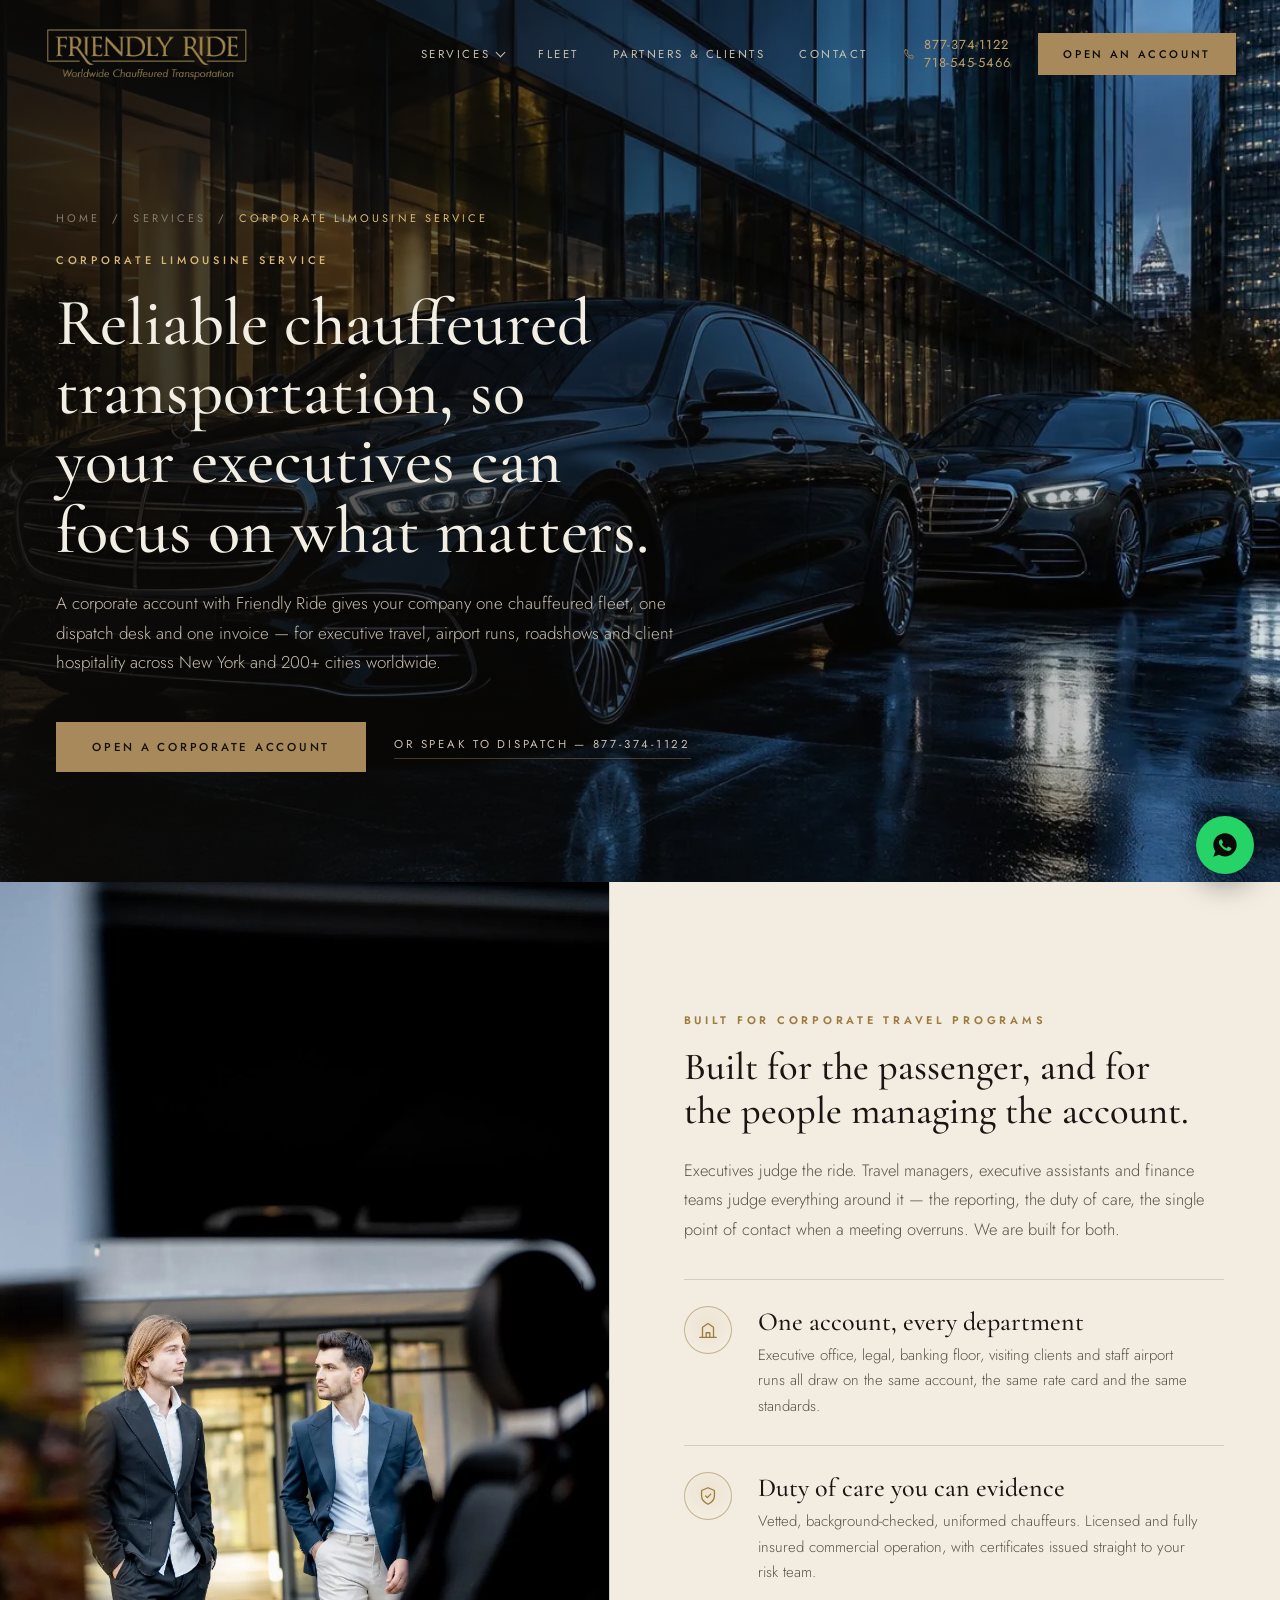
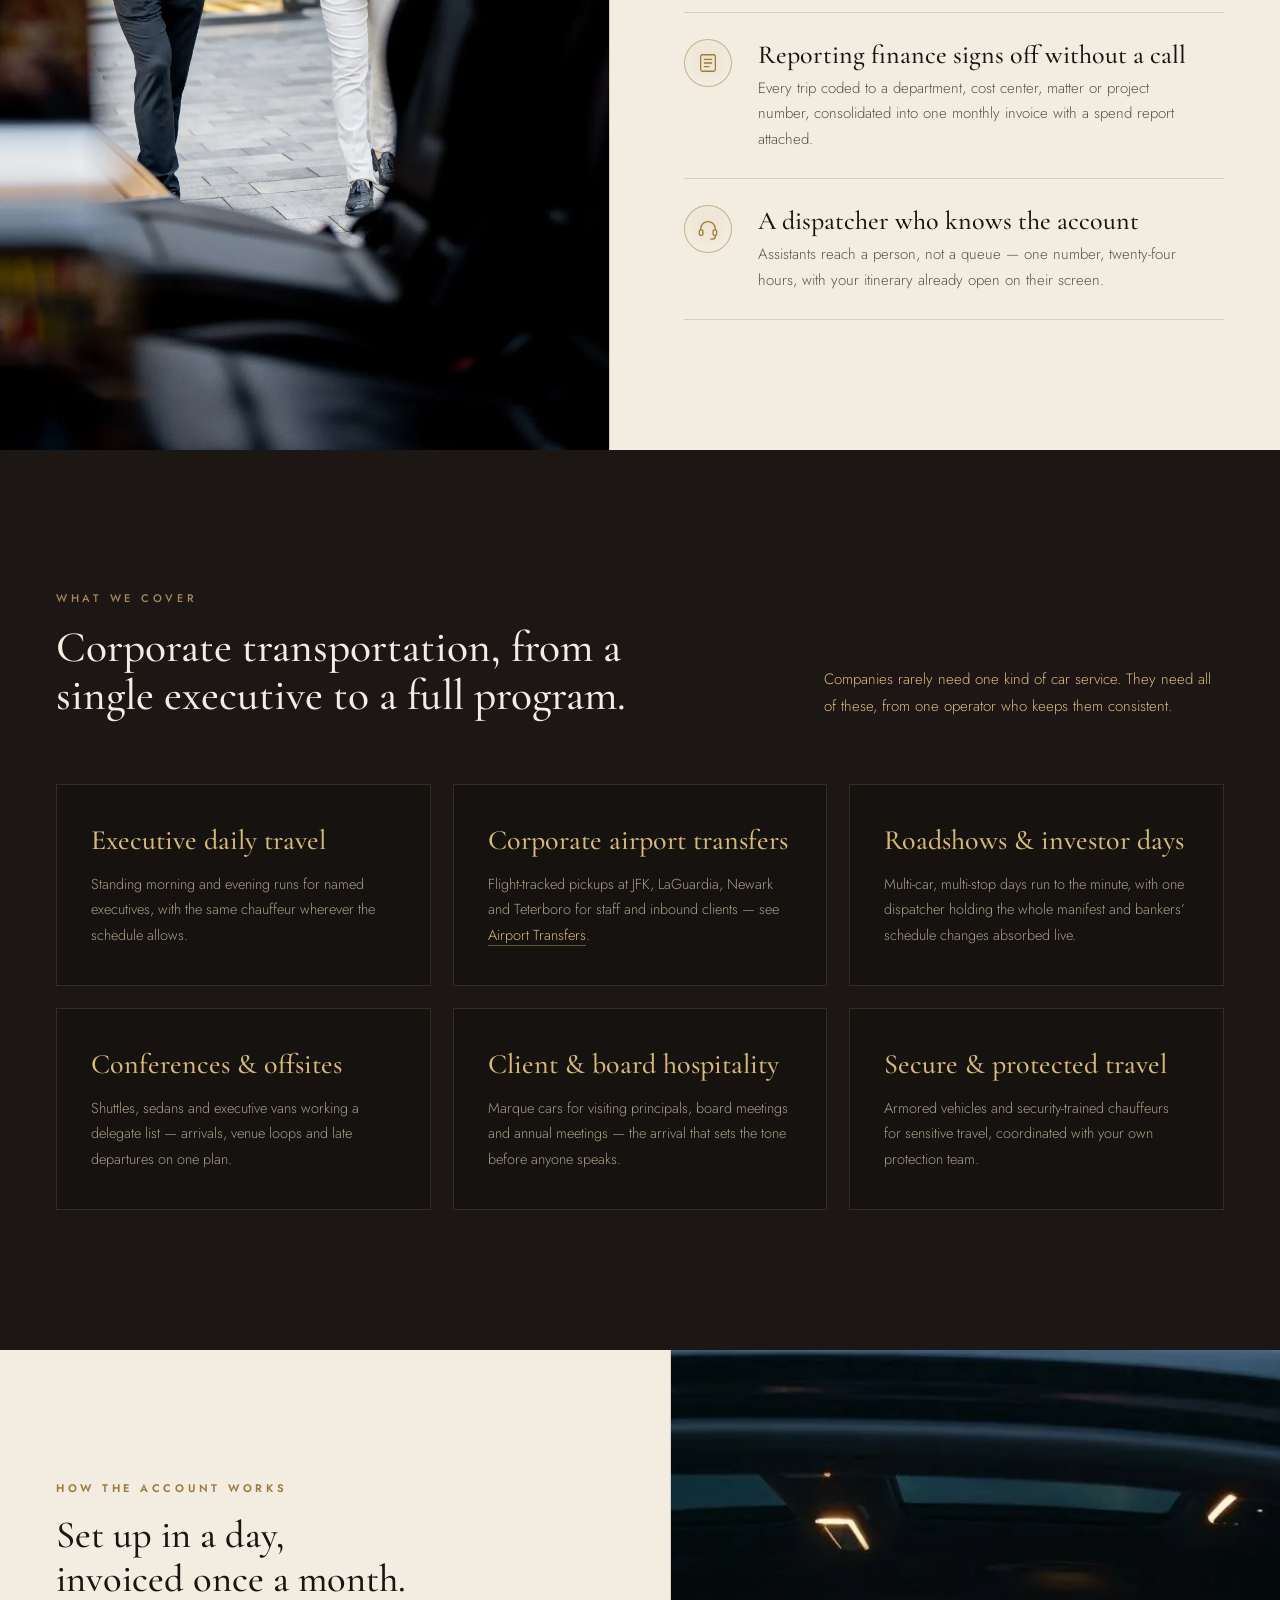
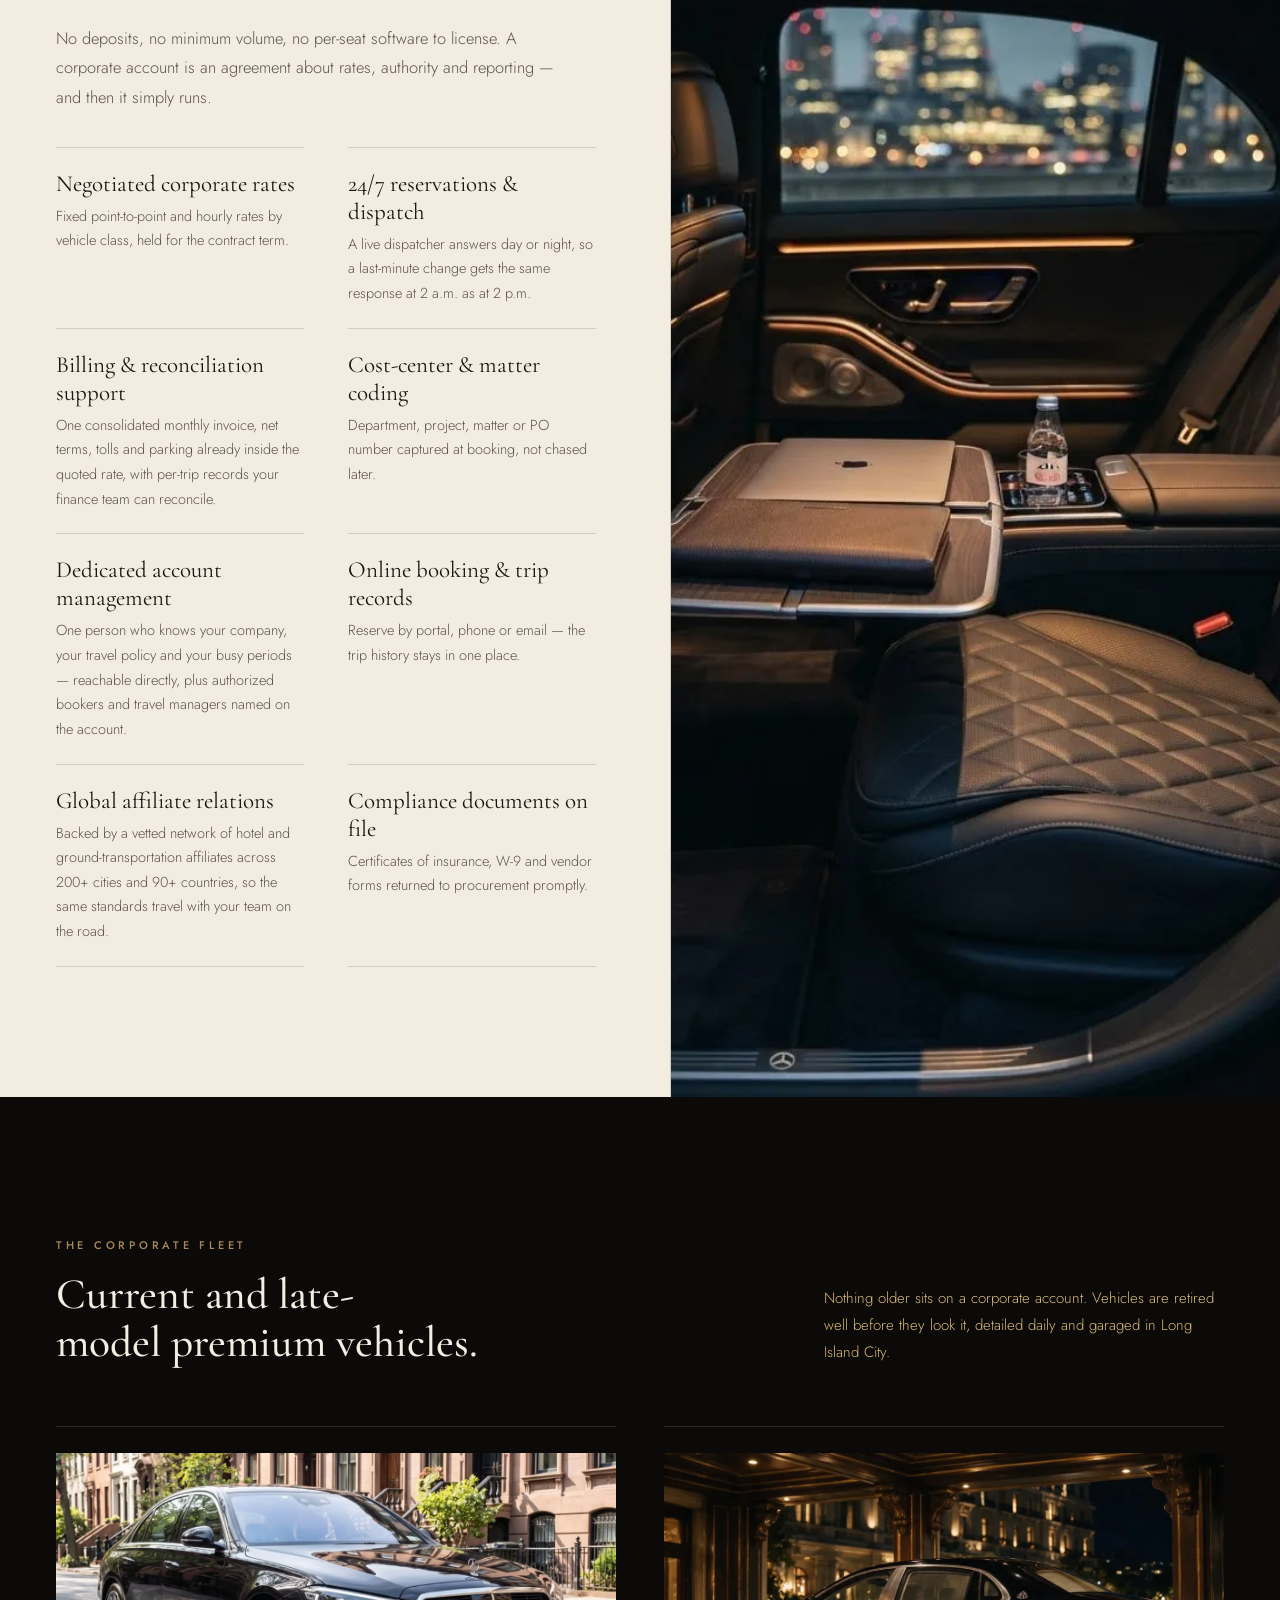
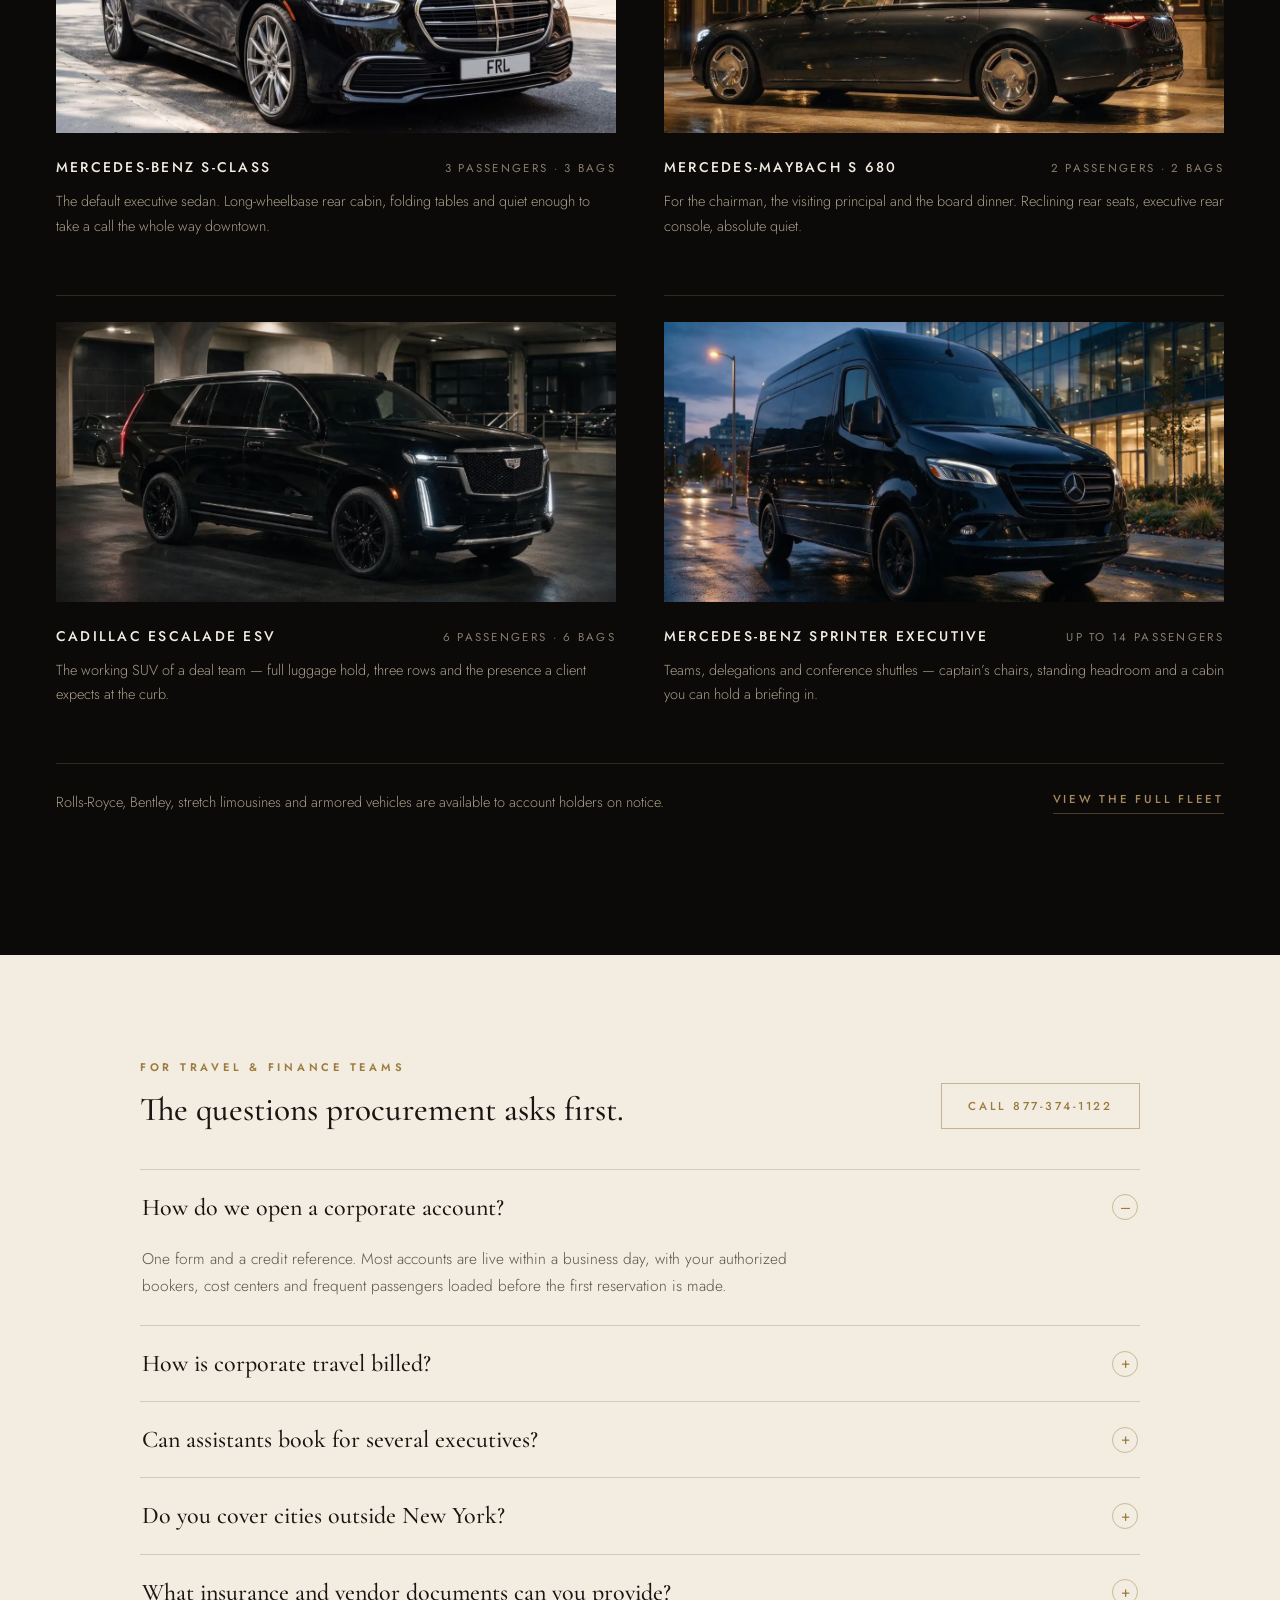
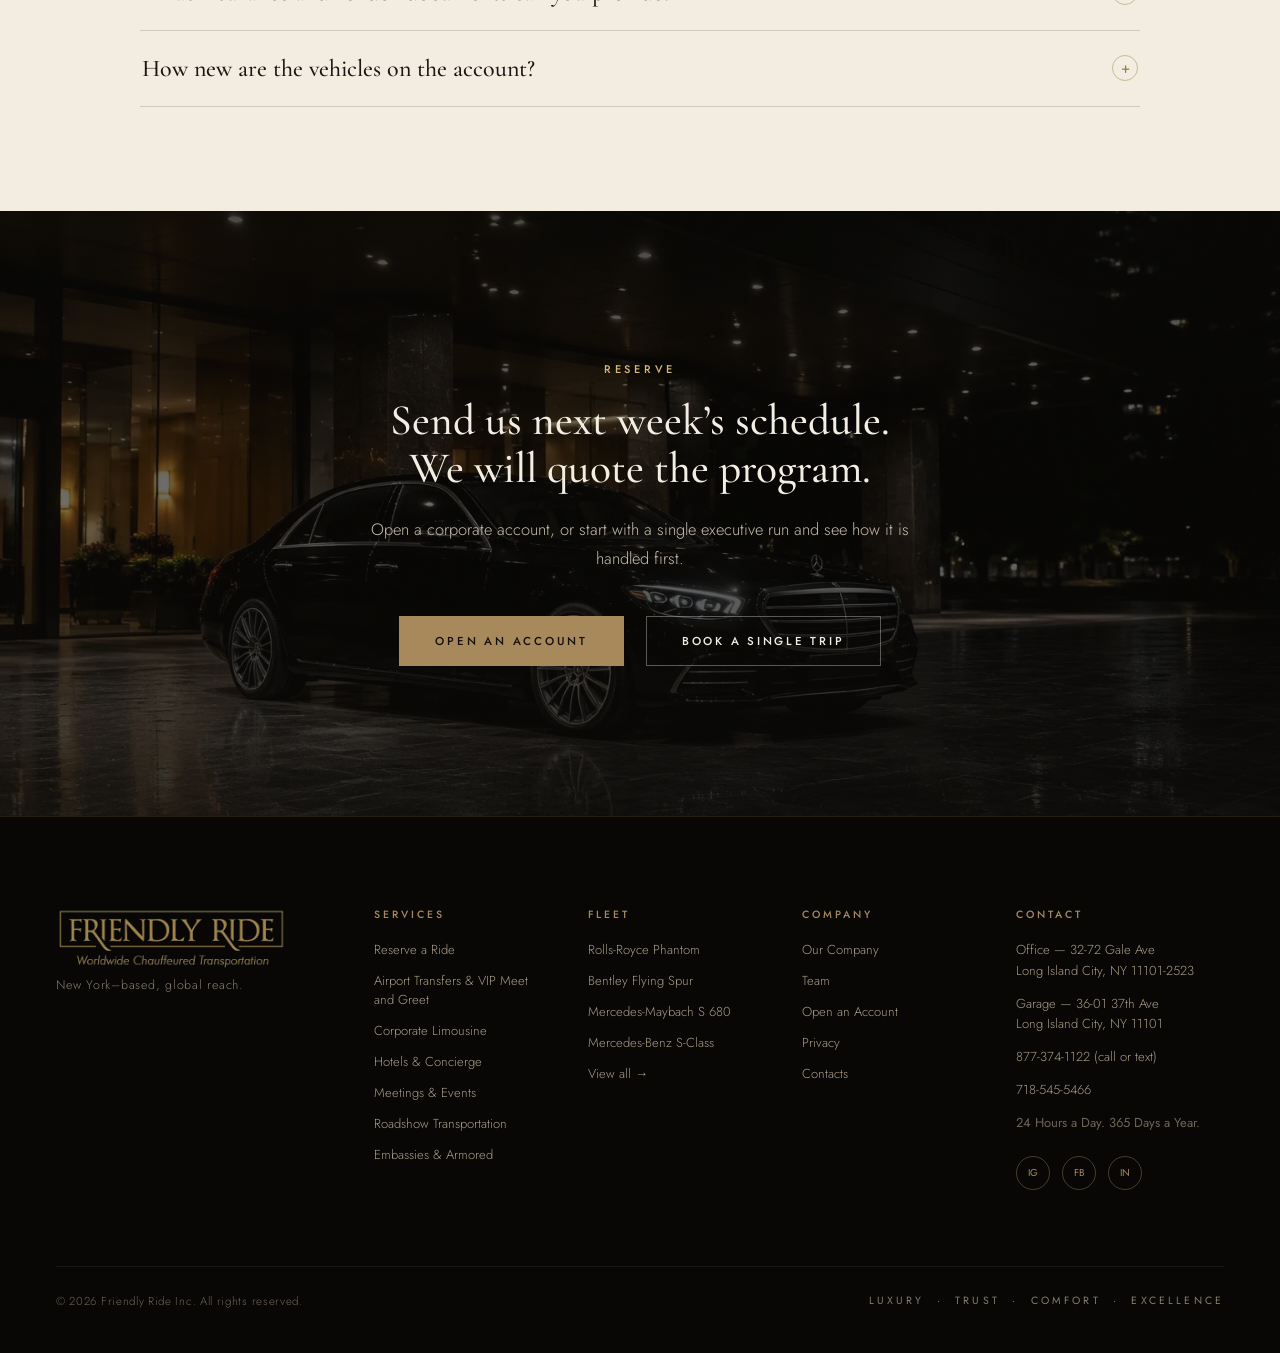
<file: corporate-limousine.html>
<!DOCTYPE html>
<html lang="en">
<head>
<meta charset="utf-8">
<meta name="viewport" content="width=device-width, initial-scale=1">
<title>Corporate Limousine Service NYC &amp; Worldwide | Executive Car Service for Companies | Friendly Ride Inc.</title>
<meta name="description" content="Corporate limousine and executive car service for companies, based in New York and available across 200+ cities in 90+ countries. Corporate accounts with consolidated invoicing, cost-center coding, roadshows, airport transfers for staff, 24/7 dispatch and a current, late-model chauffeured fleet.">
<link rel="canonical" href="https://friendlyrideinc.com/corporate-limousine.html">
<link rel="preconnect" href="https://fonts.gstatic.com" crossorigin>
<link rel="preconnect" href="https://fonts.googleapis.com">
<link href="https://fonts.googleapis.com/css2?family=Cormorant+Garamond:wght@400;500;600&family=Jost:wght@300;400;500&display=swap" rel="stylesheet">
<link rel="stylesheet" href="styles.css">
<link rel="stylesheet" href="partners.css">
<link rel="stylesheet" href="corporate-limousine.css">
<script type="application/ld+json">{"@context":"https://schema.org","@type":"Service","serviceType":"Corporate limousine and executive chauffeur service","name":"Corporate Limousine Service","provider":{"@type":"LocalBusiness","name":"Friendly Ride Inc.","telephone":"+1-877-374-1122","address":[{"@type":"PostalAddress","name":"Office","streetAddress":"32-72 Gale Ave","addressLocality":"Long Island City","addressRegion":"NY","postalCode":"11101-2523","addressCountry":"US"},{"@type":"PostalAddress","name":"Garage","streetAddress":"36-01 37th Ave","addressLocality":"Long Island City","addressRegion":"NY","postalCode":"11101","addressCountry":"US"}],"url":"https://friendlyrideinc.com/"},"areaServed":["New York City","Manhattan","Brooklyn","Queens","Long Island","Westchester County","Connecticut","New Jersey"],"audience":{"@type":"BusinessAudience","audienceType":"Corporations, law firms, banks, consultancies and executive assistants"},"availableChannel":{"@type":"ServiceChannel","servicePhone":"+1-877-374-1122","serviceUrl":"https://friendlyrideinc.com/#services"}}</script>
<script type="application/ld+json">{"@context":"https://schema.org","@type":"FAQPage","mainEntity":[{"@type":"Question","name":"How do we open a corporate account?","acceptedAnswer":{"@type":"Answer","text":"One form and a credit reference. Accounts are usually live within a business day, with named travel administrators, cost centers and approved passengers loaded before the first reservation."}},{"@type":"Question","name":"How is corporate travel billed?","acceptedAnswer":{"@type":"Answer","text":"One consolidated monthly invoice with every trip coded to a department, cost center, matter number or project code, plus a spend report your finance team can reconcile without follow-up."}},{"@type":"Question","name":"Can executive assistants book on behalf of several executives?","acceptedAnswer":{"@type":"Answer","text":"Yes. Assistants and travel managers book by phone, email or the online portal, hold multiple passenger profiles and reach a dispatcher who already has the account open."}},{"@type":"Question","name":"Do you handle roadshows and multi-city investor days?","acceptedAnswer":{"@type":"Answer","text":"Regularly. Multi-car roadshows, investor days, board meetings and conference programs are coordinated by one dispatcher holding the full manifest, with affiliate coverage outside the tri-state area."}},{"@type":"Question","name":"What insurance and licensing do you carry?","acceptedAnswer":{"@type":"Answer","text":"Fully licensed and insured commercial operation with certificates of insurance issued directly to your risk or procurement team on request."}},{"@type":"Question","name":"How new are the vehicles?","acceptedAnswer":{"@type":"Answer","text":"The chauffeured fleet is current and late-model, including Mercedes-Benz S-Class, Mercedes-Maybach, Cadillac Escalade ESV and executive Sprinter vans."}}]}</script>
<script type="application/ld+json">{"@context":"https://schema.org","@type":"BreadcrumbList","itemListElement":[{"@type":"ListItem","position":1,"name":"Home","item":"https://friendlyrideinc.com/"},{"@type":"ListItem","position":2,"name":"Services","item":"https://friendlyrideinc.com/#services"},{"@type":"ListItem","position":3,"name":"Corporate Limousine Service"}]}</script>
<link rel="icon" type="image/x-icon" href="assets/favicon.ico">
<link rel="icon" type="image/png" sizes="32x32" href="assets/favicon-32x32.png">
<link rel="icon" type="image/png" sizes="16x16" href="assets/favicon-16x16.png">
<link rel="apple-touch-icon" sizes="180x180" href="assets/apple-touch-icon.png">
<link rel="icon" type="image/png" sizes="192x192" href="assets/android-chrome-192x192.png">
</head>
<body>

<!-- ============ NAV ============ -->
<header class="nav">
  <a href="index.html" class="nav__logo">
    <img src="assets/frl-logo-full.png" alt="Friendly Ride — Worldwide Chauffeured Transportation" class="nav__mark">
  </a>
  <nav class="nav__links" id="navMenu">
    <div class="nav__dropdown">
      <button type="button" class="nav__link nav__dropdown-trigger" aria-expanded="false" aria-controls="servicesMenu">SERVICES <span class="nav__dropdown-caret"></span></button>
      <div class="nav__dropdown-menu" id="servicesMenu">
        <a href="airport-transfers.html" class="nav__dropdown-link">Airport Transfers &amp; VIP Greeting</a>
        <a href="corporate-limousine.html" class="nav__dropdown-link nav__dropdown-link--active">Corporate Limousine</a>
        <a href="hotels-concierge.html" class="nav__dropdown-link">Hotels &amp; Concierge</a>
        <a href="meetings-events.html" class="nav__dropdown-link">Meetings &amp; Events</a>
        <a href="roadshow-transportation.html" class="nav__dropdown-link">Roadshow Transportation</a>
        <a href="embassies-armored.html" class="nav__dropdown-link">Embassies &amp; Armored Service</a>
      </div>
    </div>
    <a href="fleet.html" class="nav__link">FLEET</a>
    <a href="partners.html" class="nav__link">PARTNERS &amp; CLIENTS</a>
    <a href="contact-us.html" class="nav__link">CONTACT</a>
    <div class="nav__phones">
      <svg width="13" height="13" viewBox="0 0 24 24" fill="none" stroke="currentColor" stroke-width="1.5" stroke-linecap="round" stroke-linejoin="round" class="nav__phone-icon"><path d="M6.5 3.5h3l1.5 4-2 1.4a12 12 0 0 0 6.1 6.1l1.4-2 4 1.5v3a2 2 0 0 1-2.2 2A17.5 17.5 0 0 1 4.5 5.7a2 2 0 0 1 2-2.2z"></path></svg>
      <div class="nav__phone-numbers">
        <a href="tel:8773741122" class="nav__phone">877-374-1122</a>
        <a href="tel:7185455466" class="nav__phone">718-545-5466</a>
      </div>
    </div>
  </nav>
  <a href="contact-us.html" class="btn btn--nav">OPEN AN ACCOUNT</a>
  <a href="tel:8773741122" class="nav__call" aria-label="Call Friendly Ride">
    <svg width="16" height="16" viewBox="0 0 24 24" fill="none" stroke="currentColor" stroke-width="1.6" stroke-linecap="round" stroke-linejoin="round"><path d="M6.5 3.5h3l1.5 4-2 1.4a12 12 0 0 0 6.1 6.1l1.4-2 4 1.5v3a2 2 0 0 1-2.2 2A17.5 17.5 0 0 1 4.5 5.7a2 2 0 0 1 2-2.2z"></path></svg>
  </a>
  <button class="nav__toggle" id="navToggle" aria-label="Menu" aria-expanded="false" aria-controls="navMenu">
    <span></span><span></span><span></span>
  </button>
</header>

<!-- ============ HERO ============ -->
<section id="top" class="corp-hero">
  <img width="1536" height="768" class="corp-hero__media" src="assets/corp-hero.webp" alt="Three current-model Mercedes-Benz S-Class sedans at a corporate headquarters, dawn">
  <div class="corp-hero__scrim"></div>
  <div class="corp-hero__content">
    <div class="corp-hero__breadcrumb">
      <a href="index.html">Home</a><span>/</span>
      <a href="index.html#services">Services</a><span>/</span>
      <span class="corp-hero__breadcrumb-current">Corporate Limousine Service</span>
    </div>
    <div class="eyebrow corp-hero__eyebrow">Corporate Limousine Service</div>
    <h1 class="corp-hero__title">Reliable chauffeured transportation, so your executives can focus on what matters.</h1>
    <p class="corp-hero__desc">A corporate account with Friendly Ride gives your company one chauffeured fleet, one dispatch desk and one invoice &mdash; for executive travel, airport runs, roadshows and client hospitality across New York and 200+ cities worldwide.</p>
    <div class="corp-hero__actions">
      <a href="contact-us.html" class="btn btn--solid">OPEN A CORPORATE ACCOUNT</a>
      <a href="tel:8773741122" class="link-underline">OR SPEAK TO DISPATCH &mdash; 877-374-1122</a>
    </div>
  </div>
</section>

<!-- ============ WHY CORPORATE ============ -->
<section class="corp-why">
  <img loading="lazy" width="1400" height="2099" src="assets/corp-team.webp" alt="Two executives walking to a waiting car outside an office" class="corp-why__media">
  <div class="corp-why__content">
    <div class="eyebrow-light">Built for Corporate Travel Programs</div>
    <h2 class="section-title-light">Built for the passenger, and for the people managing the account.</h2>
    <p class="light-desc">Executives judge the ride. Travel managers, executive assistants and finance teams judge everything around it &mdash; the reporting, the duty of care, the single point of contact when a meeting overruns. We are built for both.</p>
    <div class="corp-why__list">
      <div class="corp-why__item">
        <div class="corp-why__icon"><svg width="22" height="22" viewBox="0 0 24 24" fill="none" stroke="currentColor" stroke-width="1.4" stroke-linecap="round" stroke-linejoin="round"><path d="M3 20h18"></path><path d="M6 20V9l6-4 6 4v11"></path><path d="M10 20v-5h4v5"></path></svg></div>
        <div>
          <div class="corp-why__title">One account, every department</div>
          <p class="corp-why__text">Executive office, legal, banking floor, visiting clients and staff airport runs all draw on the same account, the same rate card and the same standards.</p>
        </div>
      </div>
      <div class="corp-why__item">
        <div class="corp-why__icon"><svg width="22" height="22" viewBox="0 0 24 24" fill="none" stroke="currentColor" stroke-width="1.4" stroke-linecap="round" stroke-linejoin="round"><path d="M12 3l7 3v6c0 4-3 7-7 9-4-2-7-5-7-9V6z"></path><path d="M9.5 12l1.8 1.8L15 10"></path></svg></div>
        <div>
          <div class="corp-why__title">Duty of care you can evidence</div>
          <p class="corp-why__text">Vetted, background-checked, uniformed chauffeurs. Licensed and fully insured commercial operation, with certificates issued straight to your risk team.</p>
        </div>
      </div>
      <div class="corp-why__item">
        <div class="corp-why__icon"><svg width="22" height="22" viewBox="0 0 24 24" fill="none" stroke="currentColor" stroke-width="1.4" stroke-linecap="round" stroke-linejoin="round"><rect x="4" y="3" width="16" height="18" rx="2"></rect><path d="M8 8h8M8 12h8M8 16h5"></path></svg></div>
        <div>
          <div class="corp-why__title">Reporting finance signs off without a call</div>
          <p class="corp-why__text">Every trip coded to a department, cost center, matter or project number, consolidated into one monthly invoice with a spend report attached.</p>
        </div>
      </div>
      <div class="corp-why__item corp-why__item--last">
        <div class="corp-why__icon"><svg width="22" height="22" viewBox="0 0 24 24" fill="none" stroke="currentColor" stroke-width="1.4" stroke-linecap="round"><path d="M4 13v-1a8 8 0 0 1 16 0v1"></path><rect x="2.5" y="13" width="4" height="6" rx="1.5"></rect><rect x="17.5" y="13" width="4" height="6" rx="1.5"></rect><path d="M20 19v1a3 3 0 0 1-3 3h-2"></path></svg></div>
        <div>
          <div class="corp-why__title">A dispatcher who knows the account</div>
          <p class="corp-why__text">Assistants reach a person, not a queue &mdash; one number, twenty-four hours, with your itinerary already open on their screen.</p>
        </div>
      </div>
    </div>
  </div>
</section>

<!-- ============ PROGRAMMES WE RUN ============ -->
<section class="corp-programmes">
  <div class="corp-programmes__head">
    <div class="corp-programmes__head-main">
      <div class="eyebrow">What We Cover</div>
      <h2 class="section-title corp-programmes__title">Corporate transportation, from a single executive to a full program.</h2>
    </div>
    <p class="corp-programmes__desc">Companies rarely need one kind of car service. They need all of these, from one operator who keeps them consistent.</p>
  </div>
  <div class="corp-programmes__grid">
    <div class="corp-programme">
      <div class="corp-programme__title">Executive daily travel</div>
      <p class="corp-programme__text">Standing morning and evening runs for named executives, with the same chauffeur wherever the schedule allows.</p>
    </div>
    <div class="corp-programme">
      <div class="corp-programme__title">Corporate airport transfers</div>
      <p class="corp-programme__text">Flight-tracked pickups at JFK, LaGuardia, Newark and Teterboro for staff and inbound clients &mdash; see <a href="airport-transfers.html" class="corp-programme__link">Airport Transfers</a>.</p>
    </div>
    <div class="corp-programme">
      <div class="corp-programme__title">Roadshows &amp; investor days</div>
      <p class="corp-programme__text">Multi-car, multi-stop days run to the minute, with one dispatcher holding the whole manifest and bankers&rsquo; schedule changes absorbed live.</p>
    </div>
    <div class="corp-programme">
      <div class="corp-programme__title">Conferences &amp; offsites</div>
      <p class="corp-programme__text">Shuttles, sedans and executive vans working a delegate list &mdash; arrivals, venue loops and late departures on one plan.</p>
    </div>
    <div class="corp-programme">
      <div class="corp-programme__title">Client &amp; board hospitality</div>
      <p class="corp-programme__text">Marque cars for visiting principals, board meetings and annual meetings &mdash; the arrival that sets the tone before anyone speaks.</p>
    </div>
    <div class="corp-programme">
      <div class="corp-programme__title">Secure &amp; protected travel</div>
      <p class="corp-programme__text">Armored vehicles and security-trained chauffeurs for sensitive travel, coordinated with your own protection team.</p>
    </div>
  </div>
</section>

<!-- ============ ACCOUNT TERMS ============ -->
<section class="corp-account">
  <div class="corp-account__content">
    <div class="eyebrow-light">How the Account Works</div>
    <h2 class="section-title-light">Set up in a day, invoiced once a month.</h2>
    <p class="light-desc">No deposits, no minimum volume, no per-seat software to license. A corporate account is an agreement about rates, authority and reporting &mdash; and then it simply runs.</p>
    <div class="corp-account__grid">
      <div class="corp-account__item">
        <div class="corp-account__item-title">Negotiated corporate rates</div>
        <p class="corp-account__item-text">Fixed point-to-point and hourly rates by vehicle class, held for the contract term.</p>
      </div>
      <div class="corp-account__item">
        <div class="corp-account__item-title">24/7 reservations &amp; dispatch</div>
        <p class="corp-account__item-text">A live dispatcher answers day or night, so a last-minute change gets the same response at 2 a.m. as at 2 p.m.</p>
      </div>
      <div class="corp-account__item">
        <div class="corp-account__item-title">Billing &amp; reconciliation support</div>
        <p class="corp-account__item-text">One consolidated monthly invoice, net terms, tolls and parking already inside the quoted rate, with per-trip records your finance team can reconcile.</p>
      </div>
      <div class="corp-account__item">
        <div class="corp-account__item-title">Cost-center &amp; matter coding</div>
        <p class="corp-account__item-text">Department, project, matter or PO number captured at booking, not chased later.</p>
      </div>
      <div class="corp-account__item">
        <div class="corp-account__item-title">Dedicated account management</div>
        <p class="corp-account__item-text">One person who knows your company, your travel policy and your busy periods &mdash; reachable directly, plus authorized bookers and travel managers named on the account.</p>
      </div>
      <div class="corp-account__item">
        <div class="corp-account__item-title">Online booking &amp; trip records</div>
        <p class="corp-account__item-text">Reserve by portal, phone or email &mdash; the trip history stays in one place.</p>
      </div>
      <div class="corp-account__item corp-account__item--last">
        <div class="corp-account__item-title">Global affiliate relations</div>
        <p class="corp-account__item-text">Backed by a vetted network of hotel and ground-transportation affiliates across 200+ cities and 90+ countries, so the same standards travel with your team on the road.</p>
      </div>
      <div class="corp-account__item corp-account__item--last">
        <div class="corp-account__item-title">Compliance documents on file</div>
        <p class="corp-account__item-text">Certificates of insurance, W-9 and vendor forms returned to procurement promptly.</p>
      </div>
    </div>
  </div>
  <img loading="lazy" width="928" height="1152" src="assets/corp-cabin.webp" alt="Rear cabin of a current Mercedes-Benz S-Class set up as a mobile office" class="corp-account__media">
</section>

<!-- ============ FLEET ============ -->
<section class="corp-fleet">
  <div class="corp-fleet__head">
    <div class="corp-fleet__head-main">
      <div class="eyebrow">The Corporate Fleet</div>
      <h2 class="section-title corp-fleet__title">Current and late-model premium vehicles.</h2>
    </div>
    <p class="corp-fleet__desc">Nothing older sits on a corporate account. Vehicles are retired well before they look it, detailed daily and garaged in Long Island City.</p>
  </div>
  <div class="corp-fleet__grid">
    <a href="fleet.html#sedans" class="corp-fleet-card">
      <img loading="lazy" width="1232" height="919" src="assets/fleet-sclass-2025.webp" alt="Mercedes-Benz S-Class, current generation" class="corp-fleet-card__image">
      <div class="corp-fleet-card__row">
        <div class="corp-fleet-card__title">Mercedes-Benz S-Class</div>
        <div class="corp-fleet-card__spec">3 passengers &middot; 3 bags</div>
      </div>
      <p class="corp-fleet-card__text">The default executive sedan. Long-wheelbase rear cabin, folding tables and quiet enough to take a call the whole way downtown.</p>
    </a>
    <a href="fleet.html#sedans" class="corp-fleet-card">
      <img loading="lazy" width="1232" height="821" src="assets/fleet-maybach-2025.webp" alt="Mercedes-Maybach S 680, current generation" class="corp-fleet-card__image">
      <div class="corp-fleet-card__row">
        <div class="corp-fleet-card__title">Mercedes-Maybach S 680</div>
        <div class="corp-fleet-card__spec">2 passengers &middot; 2 bags</div>
      </div>
      <p class="corp-fleet-card__text">For the chairman, the visiting principal and the board dinner. Reclining rear seats, executive rear console, absolute quiet.</p>
    </a>
    <a href="fleet.html#suvs" class="corp-fleet-card">
      <img loading="lazy" width="1232" height="821" src="assets/fleet-escalade-2025.webp" alt="Cadillac Escalade ESV, current generation" class="corp-fleet-card__image">
      <div class="corp-fleet-card__row">
        <div class="corp-fleet-card__title">Cadillac Escalade ESV</div>
        <div class="corp-fleet-card__spec">6 passengers &middot; 6 bags</div>
      </div>
      <p class="corp-fleet-card__text">The working SUV of a deal team &mdash; full luggage hold, three rows and the presence a client expects at the curb.</p>
    </a>
    <a href="fleet.html#sprinters" class="corp-fleet-card">
      <img loading="lazy" width="1232" height="821" src="assets/fleet-sprinter-2025.webp" alt="Mercedes-Benz Sprinter executive van, current generation" class="corp-fleet-card__image">
      <div class="corp-fleet-card__row">
        <div class="corp-fleet-card__title">Mercedes-Benz Sprinter Executive</div>
        <div class="corp-fleet-card__spec">Up to 14 passengers</div>
      </div>
      <p class="corp-fleet-card__text">Teams, delegations and conference shuttles &mdash; captain&rsquo;s chairs, standing headroom and a cabin you can hold a briefing in.</p>
    </a>
  </div>
  <div class="corp-fleet__footer">
    <p class="corp-fleet__footer-text">Rolls-Royce, Bentley, stretch limousines and armored vehicles are available to account holders on notice.</p>
    <a href="fleet.html" class="link-underline link-underline--brass">VIEW THE FULL FLEET</a>
  </div>
</section>

<!-- ============ FAQ ============ -->
<section class="corp-faq">
  <div class="corp-faq__head">
    <div>
      <div class="eyebrow-light">For Travel &amp; Finance Teams</div>
      <h2 class="section-title-light corp-faq__title">The questions procurement asks first.</h2>
    </div>
    <a href="tel:8773741122" class="btn btn--outline corp-faq__call">CALL 877-374-1122</a>
  </div>
  <div class="corp-faq__list">
    <details class="corp-faq__item" open>
      <summary class="corp-faq__summary">
        <span class="corp-faq__q">How do we open a corporate account?</span>
        <span class="corp-faq__sign"></span>
      </summary>
      <p class="corp-faq__a">One form and a credit reference. Most accounts are live within a business day, with your authorized bookers, cost centers and frequent passengers loaded before the first reservation is made.</p>
    </details>
    <details class="corp-faq__item">
      <summary class="corp-faq__summary">
        <span class="corp-faq__q">How is corporate travel billed?</span>
        <span class="corp-faq__sign"></span>
      </summary>
      <p class="corp-faq__a">One consolidated monthly invoice on net terms, with every trip coded to the department, cost center, matter or project number captured at booking &mdash; and a spend report attached for reconciliation.</p>
    </details>
    <details class="corp-faq__item">
      <summary class="corp-faq__summary">
        <span class="corp-faq__q">Can assistants book for several executives?</span>
        <span class="corp-faq__sign"></span>
      </summary>
      <p class="corp-faq__a">Yes. Named assistants and travel managers hold as many passenger profiles as they need and book by portal, email or phone &mdash; always reaching a dispatcher who already has the account open.</p>
    </details>
    <details class="corp-faq__item">
      <summary class="corp-faq__summary">
        <span class="corp-faq__q">Do you cover cities outside New York?</span>
        <span class="corp-faq__sign"></span>
      </summary>
      <p class="corp-faq__a">Yes &mdash; your account travels with you across 200+ cities in 90+ countries. New York, New Jersey and Connecticut are ours directly; everywhere else, we book and supervise vetted affiliates on your account, so the itinerary, the standards and the invoice stay with us.</p>
    </details>
    <details class="corp-faq__item">
      <summary class="corp-faq__summary">
        <span class="corp-faq__q">What insurance and vendor documents can you provide?</span>
        <span class="corp-faq__sign"></span>
      </summary>
      <p class="corp-faq__a">Certificates of insurance naming your entity, W-9, licensing and any vendor-onboarding questionnaire your procurement team uses &mdash; returned promptly, before the account goes live if you prefer.</p>
    </details>
    <details class="corp-faq__item">
      <summary class="corp-faq__summary">
        <span class="corp-faq__q">How new are the vehicles on the account?</span>
        <span class="corp-faq__sign"></span>
      </summary>
      <p class="corp-faq__a">Current and late-model &mdash; Mercedes-Benz S-Class, Mercedes-Maybach, Cadillac Escalade ESV and executive Sprinter vans, with marque and armored cars available on notice.</p>
    </details>
  </div>
</section>

<!-- ============ CTA ============ -->
<section class="corp-cta">
  <img loading="lazy" width="1536" height="768" src="assets/corp-cta.webp" alt="Current-model Mercedes-Benz S-Class waiting under a lit corporate porte-cochere at night" class="corp-cta__bg">
  <div class="corp-cta__scrim"></div>
  <div class="corp-cta__content">
    <div class="eyebrow corp-cta__eyebrow">Reserve</div>
    <h2 class="section-title corp-cta__title">Send us next week&rsquo;s schedule. We will quote the program.</h2>
    <p class="corp-cta__desc">Open a corporate account, or start with a single executive run and see how it is handled first.</p>
    <div class="corp-cta__actions">
      <a href="contact-us.html" class="btn btn--solid">OPEN AN ACCOUNT</a>
      <a href="reserve-a-ride.html" class="btn btn--outline corp-cta__outline">BOOK A SINGLE TRIP</a>
    </div>
  </div>
</section>

<!-- ============ FOOTER ============ -->
<footer class="footer">
  <div class="footer__grid">
    <div class="footer__brand">
      <a href="index.html">
        <img loading="lazy" src="assets/frl-logo-full.png" alt="Friendly Ride — Worldwide Chauffeured Transportation" class="footer__lockup">
      </a>
      <div class="footer__tagline">New York&ndash;based, global reach.</div>
    </div>
    <div class="footer__col">
      <div class="footer__heading">Services</div>
      <div class="footer__links">
        <a href="reserve-a-ride.html">Reserve a Ride</a>
        <a href="airport-transfers.html">Airport Transfers &amp; VIP Meet and Greet</a>
        <a href="corporate-limousine.html">Corporate Limousine</a>
        <a href="hotels-concierge.html">Hotels &amp; Concierge</a>
        <a href="meetings-events.html">Meetings &amp; Events</a>
        <a href="roadshow-transportation.html">Roadshow Transportation</a>
        <a href="embassies-armored.html">Embassies &amp; Armored</a>
      </div>
    </div>
    <div class="footer__col">
      <div class="footer__heading">Fleet</div>
      <div class="footer__links">
        <a href="fleet.html#sedans">Rolls-Royce Phantom</a>
        <a href="fleet.html#sedans">Bentley Flying Spur</a>
        <a href="fleet.html#sedans">Mercedes-Maybach S 680</a>
        <a href="fleet.html#sedans">Mercedes-Benz S-Class</a>
        <a href="fleet.html">View all &rarr;</a>
      </div>
    </div>
    <div class="footer__col">
      <div class="footer__heading">Company</div>
      <div class="footer__links">
        <a href="maintenance.html">Our Company</a>
        <a href="maintenance.html">Team</a>
        <a href="contact-us.html">Open an Account</a>
        <a href="maintenance.html">Privacy</a>
        <a href="contact-us.html">Contacts</a>
      </div>
    </div>
    <div class="footer__col">
      <div class="footer__heading">Contact</div>
      <div class="footer__contact">
        <a href="https://www.google.com/maps/search/?api=1&amp;query=32-72+Gale+Ave%2C+Long+Island+City%2C+NY+11101-2523">Office &mdash; 32-72 Gale Ave<br>Long Island City, NY 11101-2523</a>
        <a href="https://www.google.com/maps/search/?api=1&amp;query=36-01+37th+Ave%2C+Long+Island+City%2C+NY+11101">Garage &mdash; 36-01 37th Ave<br>Long Island City, NY 11101</a>
        <a href="tel:8773741122">877-374-1122 (call or text)</a>
        <a href="tel:7185455466">718-545-5466</a>
        <div class="footer__hours">24 Hours a Day. 365 Days a Year.</div>
      </div>
      <div class="footer__social">
        <a href="#" aria-label="Instagram">IG</a>
        <a href="#" aria-label="Facebook">FB</a>
        <a href="#" aria-label="LinkedIn">IN</a>
      </div>
    </div>
  </div>
  <div class="footer__bottom">
    <div class="footer__copy">&copy; 2026 Friendly Ride Inc. All rights reserved.</div>
    <div class="footer__values">Luxury &nbsp;&middot;&nbsp; Trust &nbsp;&middot;&nbsp; Comfort &nbsp;&middot;&nbsp; Excellence</div>
  </div>
</footer>

<script src="script.js" defer></script>
<!-- ============ WHATSAPP WIDGET ============ -->
<div class="wa-widget" id="waWidget">
  <div class="wa-panel" id="waPanel" hidden>
    <div class="wa-panel__head">
      <div class="wa-panel__head-text">
        <div class="wa-panel__title">Friendly Ride</div>
        <div class="wa-panel__subtitle">Usually replies within minutes</div>
      </div>
      <button type="button" class="wa-panel__close" id="waClose" aria-label="Close chat">&times;</button>
    </div>
    <div class="wa-panel__body">
      <div class="wa-bubble">Hi there &mdash; how can we help? Send us a message and we&rsquo;ll pick it up on WhatsApp right away.</div>
    </div>
    <form class="wa-panel__form" id="waForm">
      <textarea class="wa-panel__input" id="waMessage" rows="2" placeholder="Type your message&hellip;"></textarea>
      <button type="submit" class="wa-panel__send" aria-label="Send on WhatsApp">
        <svg width="18" height="18" viewBox="0 0 24 24" fill="currentColor"><path d="M2 21l1.65-6.03A9 9 0 1 1 9 20.35L2 21zm7.1-4.7.35.2a7 7 0 1 0-2.95-2.95l.2.35-.9 3.3 3.3-.9zm5.1-3.2c-.2-.1-1.2-.6-1.4-.65-.2-.08-.33-.1-.47.1-.14.2-.53.65-.65.78-.12.13-.24.15-.44.05-.2-.1-.87-.32-1.65-1.02-.6-.55-1.02-1.22-1.14-1.42-.12-.2-.01-.32.09-.42.1-.1.2-.24.3-.36.1-.12.13-.2.2-.34.07-.13.03-.25-.02-.35-.05-.1-.47-1.12-.64-1.54-.17-.4-.34-.35-.47-.36h-.4c-.13 0-.35.05-.53.25-.18.2-.7.68-.7 1.66 0 .98.72 1.93.82 2.06.1.13 1.4 2.15 3.4 3.01.48.2.85.33 1.14.42.48.15.92.13 1.26.08.39-.06 1.2-.49 1.37-.96.17-.47.17-.88.12-.96-.05-.09-.18-.14-.38-.24z"></path></svg>
      </button>
    </form>
    <a href="tel:8773741122" class="wa-panel__fallback">Prefer to call? 877-374-1122</a>
  </div>
  <button type="button" class="wa-toggle" id="waToggle" aria-label="Chat with us on WhatsApp">
    <svg width="28" height="28" viewBox="0 0 24 24" fill="currentColor"><path d="M12 2C6.48 2 2 6.36 2 11.75c0 2.06.63 3.97 1.72 5.56L2 22l4.86-1.63a10.2 10.2 0 0 0 5.14 1.38c5.52 0 10-4.36 10-9.75S17.52 2 12 2zm5.1 13.84c-.22.6-1.27 1.16-1.75 1.2-.45.05-.92.24-3.08-.66-2.6-1.08-4.28-3.72-4.4-3.89-.13-.17-1.06-1.4-1.06-2.68 0-1.27.67-1.9.9-2.16.23-.25.5-.32.67-.32.17 0 .34 0 .48.01.16.01.36-.06.57.43.22.5.73 1.73.79 1.85.06.13.1.28.02.45-.09.17-.13.28-.26.43-.13.15-.28.34-.4.46-.13.13-.27.27-.12.53.16.26.7 1.15 1.5 1.86 1.03.92 1.9 1.2 2.16 1.34.26.13.42.11.57-.07.16-.17.66-.77.84-1.03.18-.26.36-.22.6-.13.25.09 1.58.75 1.85.88.27.13.45.2.51.31.07.11.07.63-.15 1.23z"></path></svg>
  </button>
</div>

<script src="whatsapp-widget.js" defer></script>
</body>
</html>
</file>
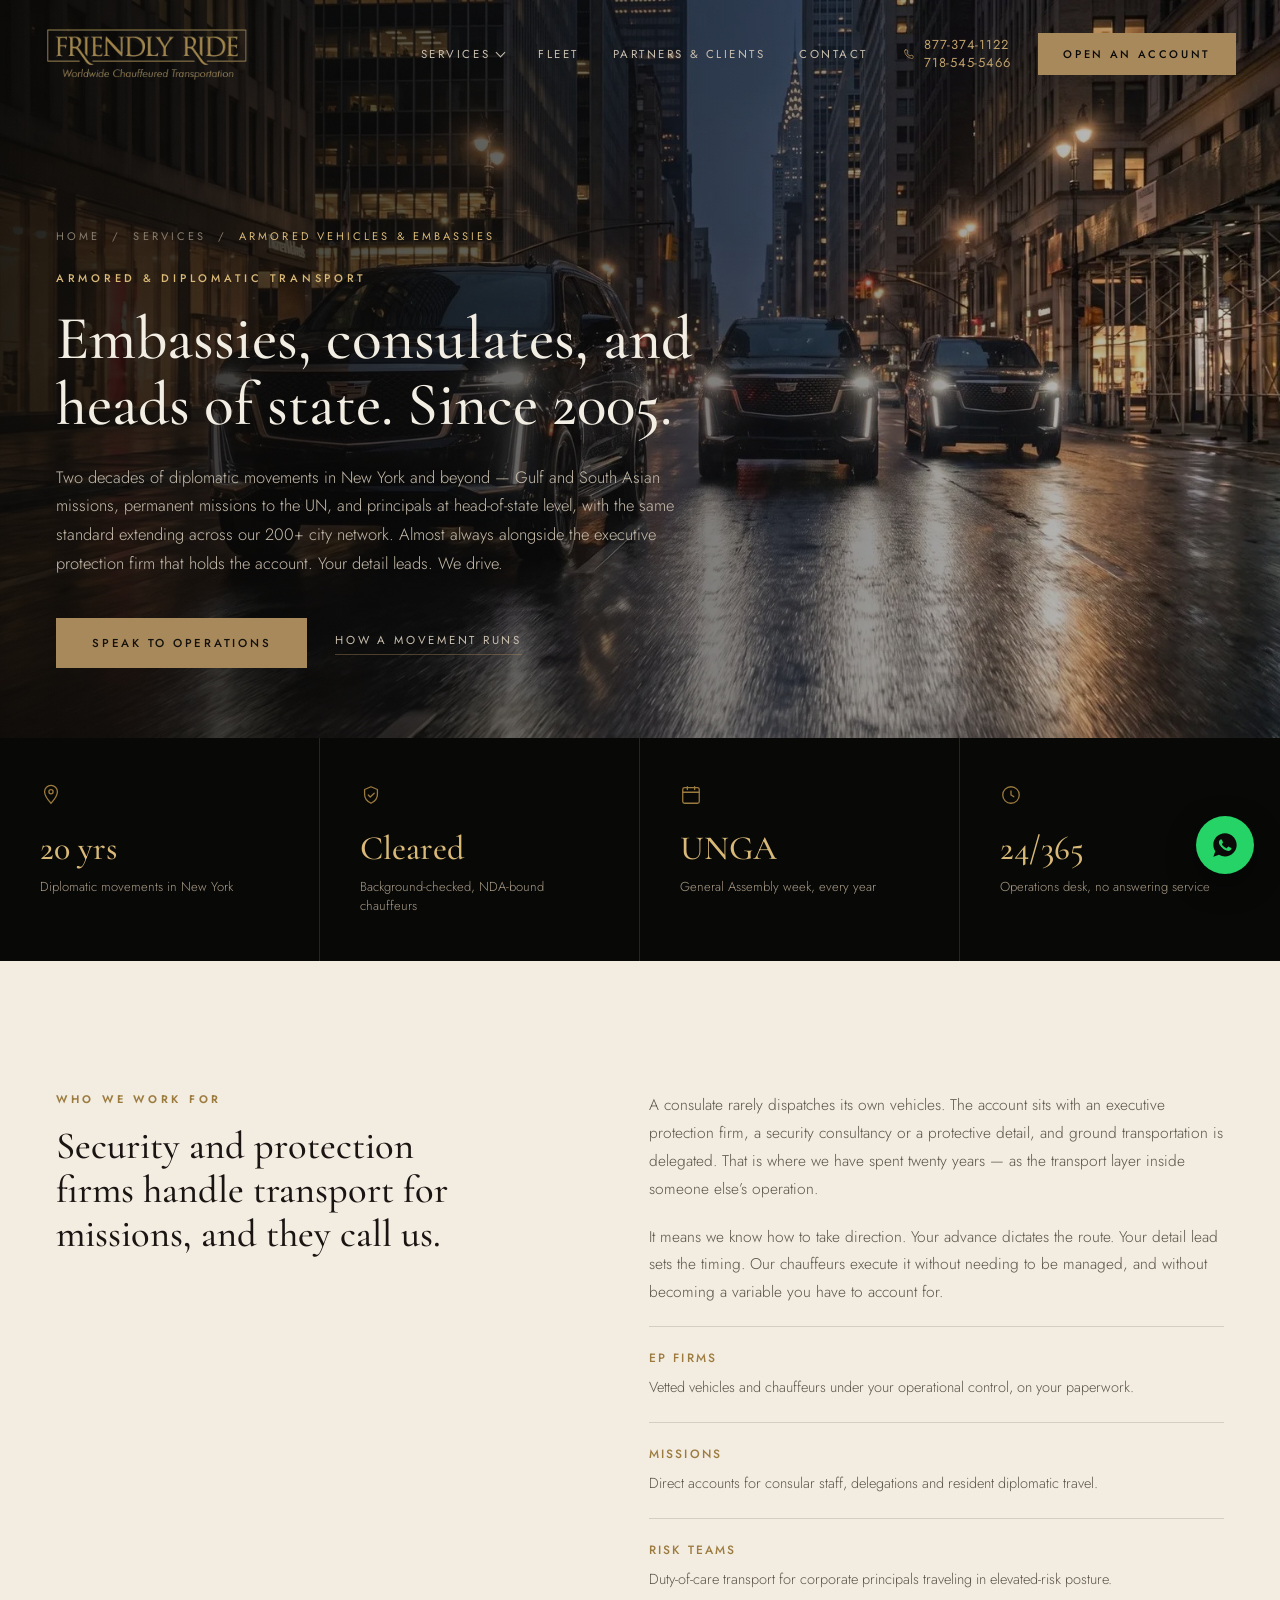
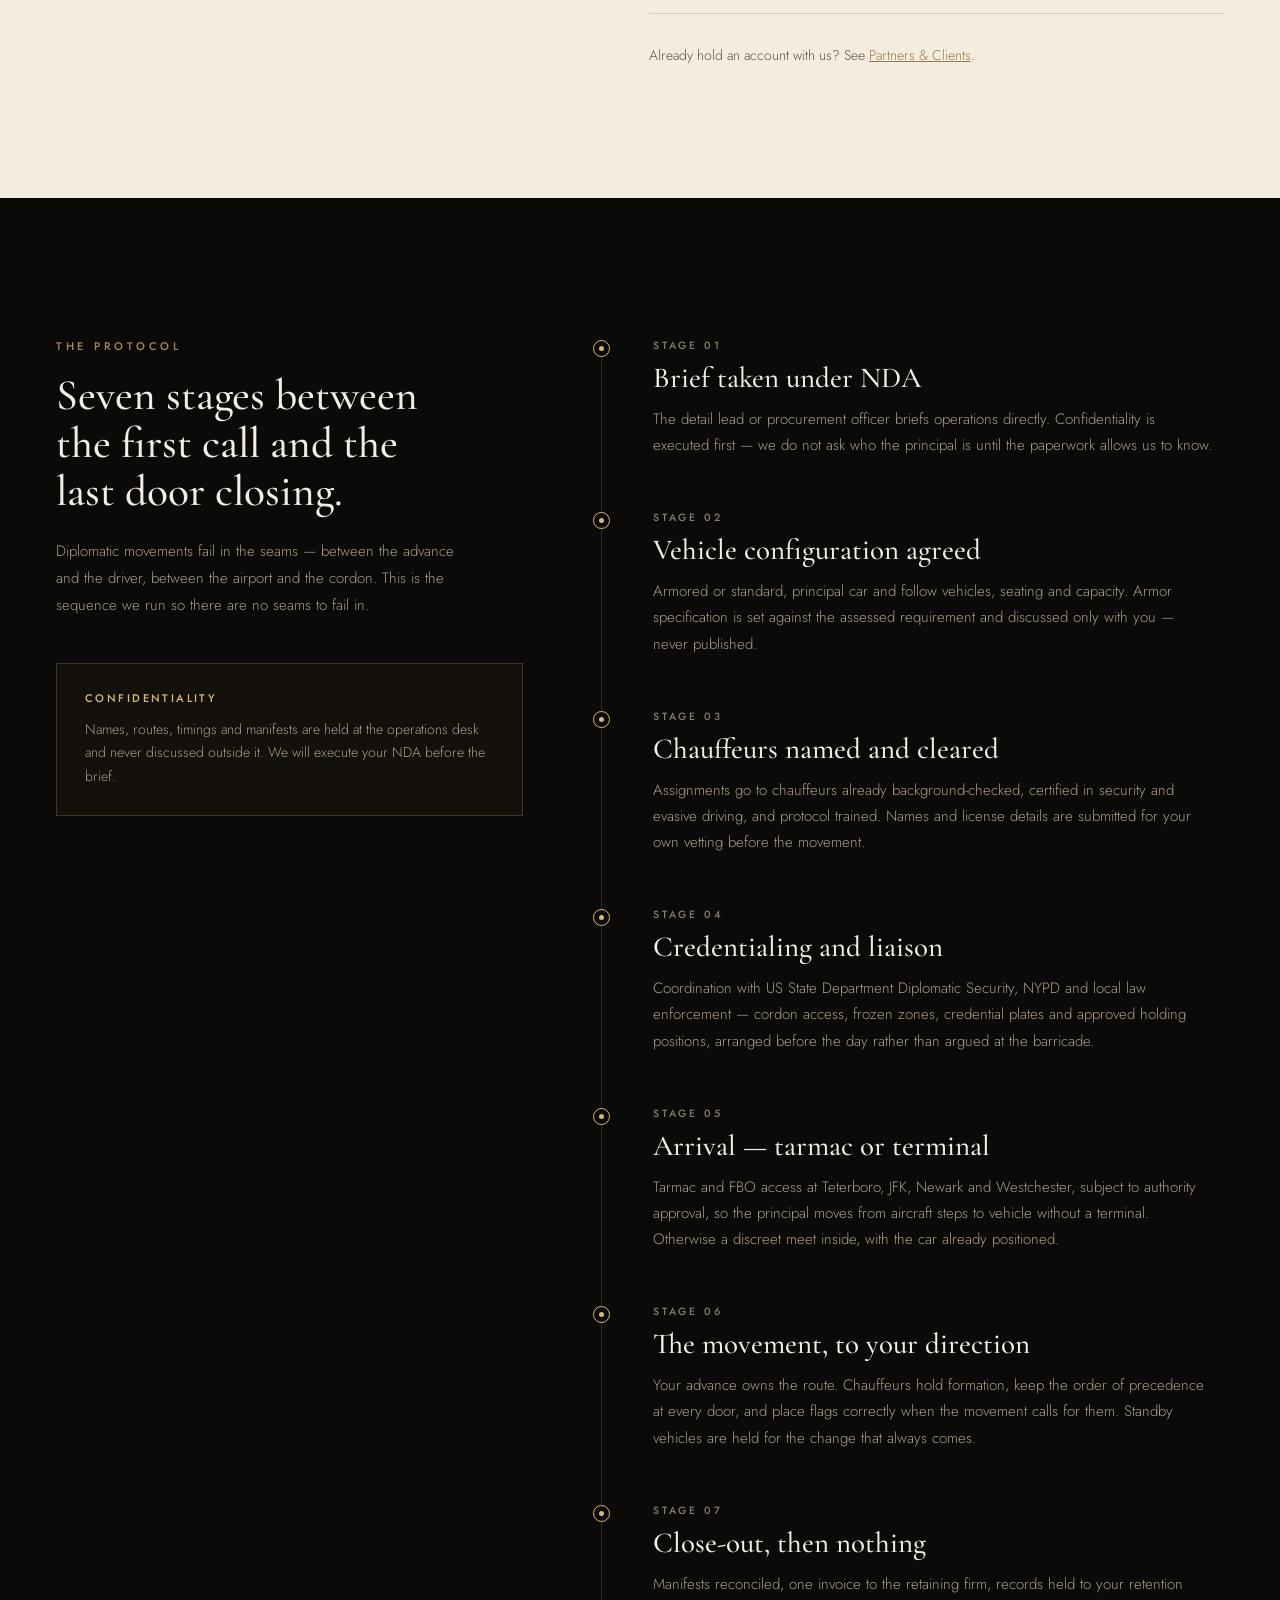
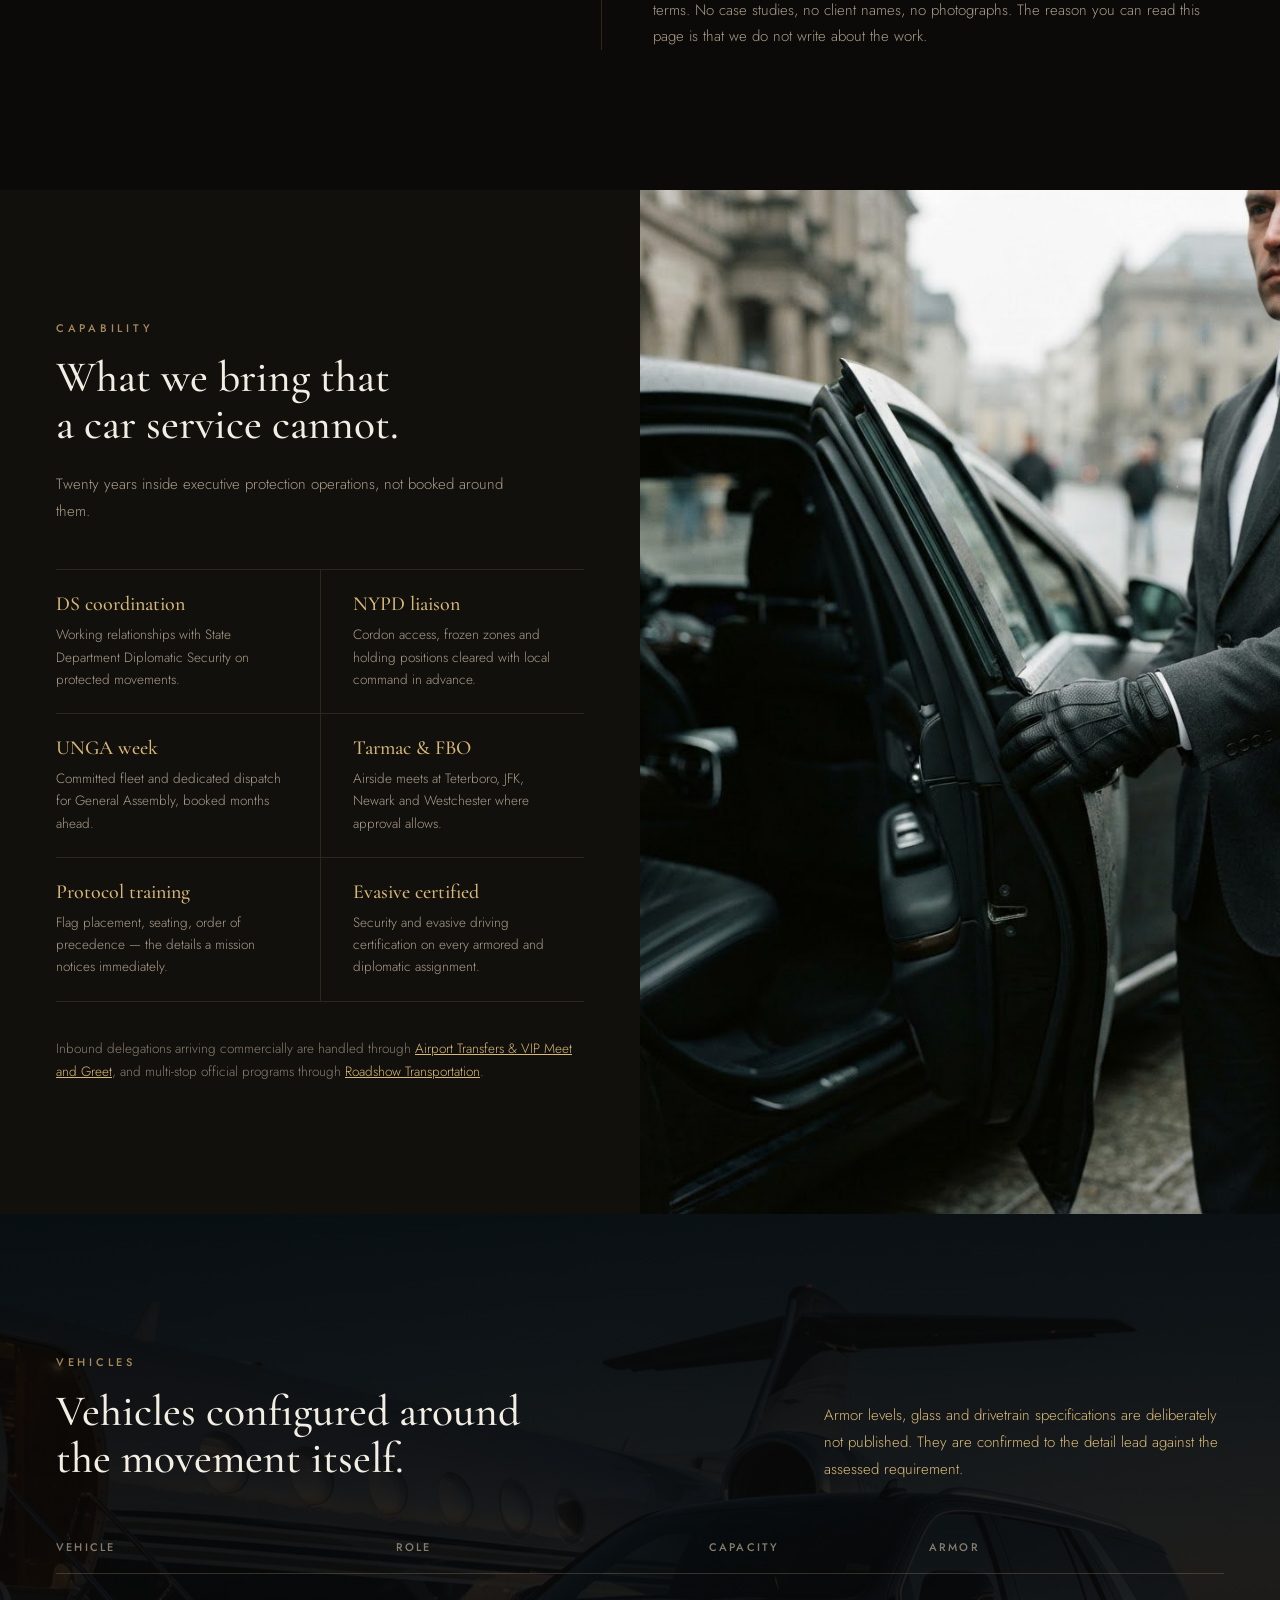
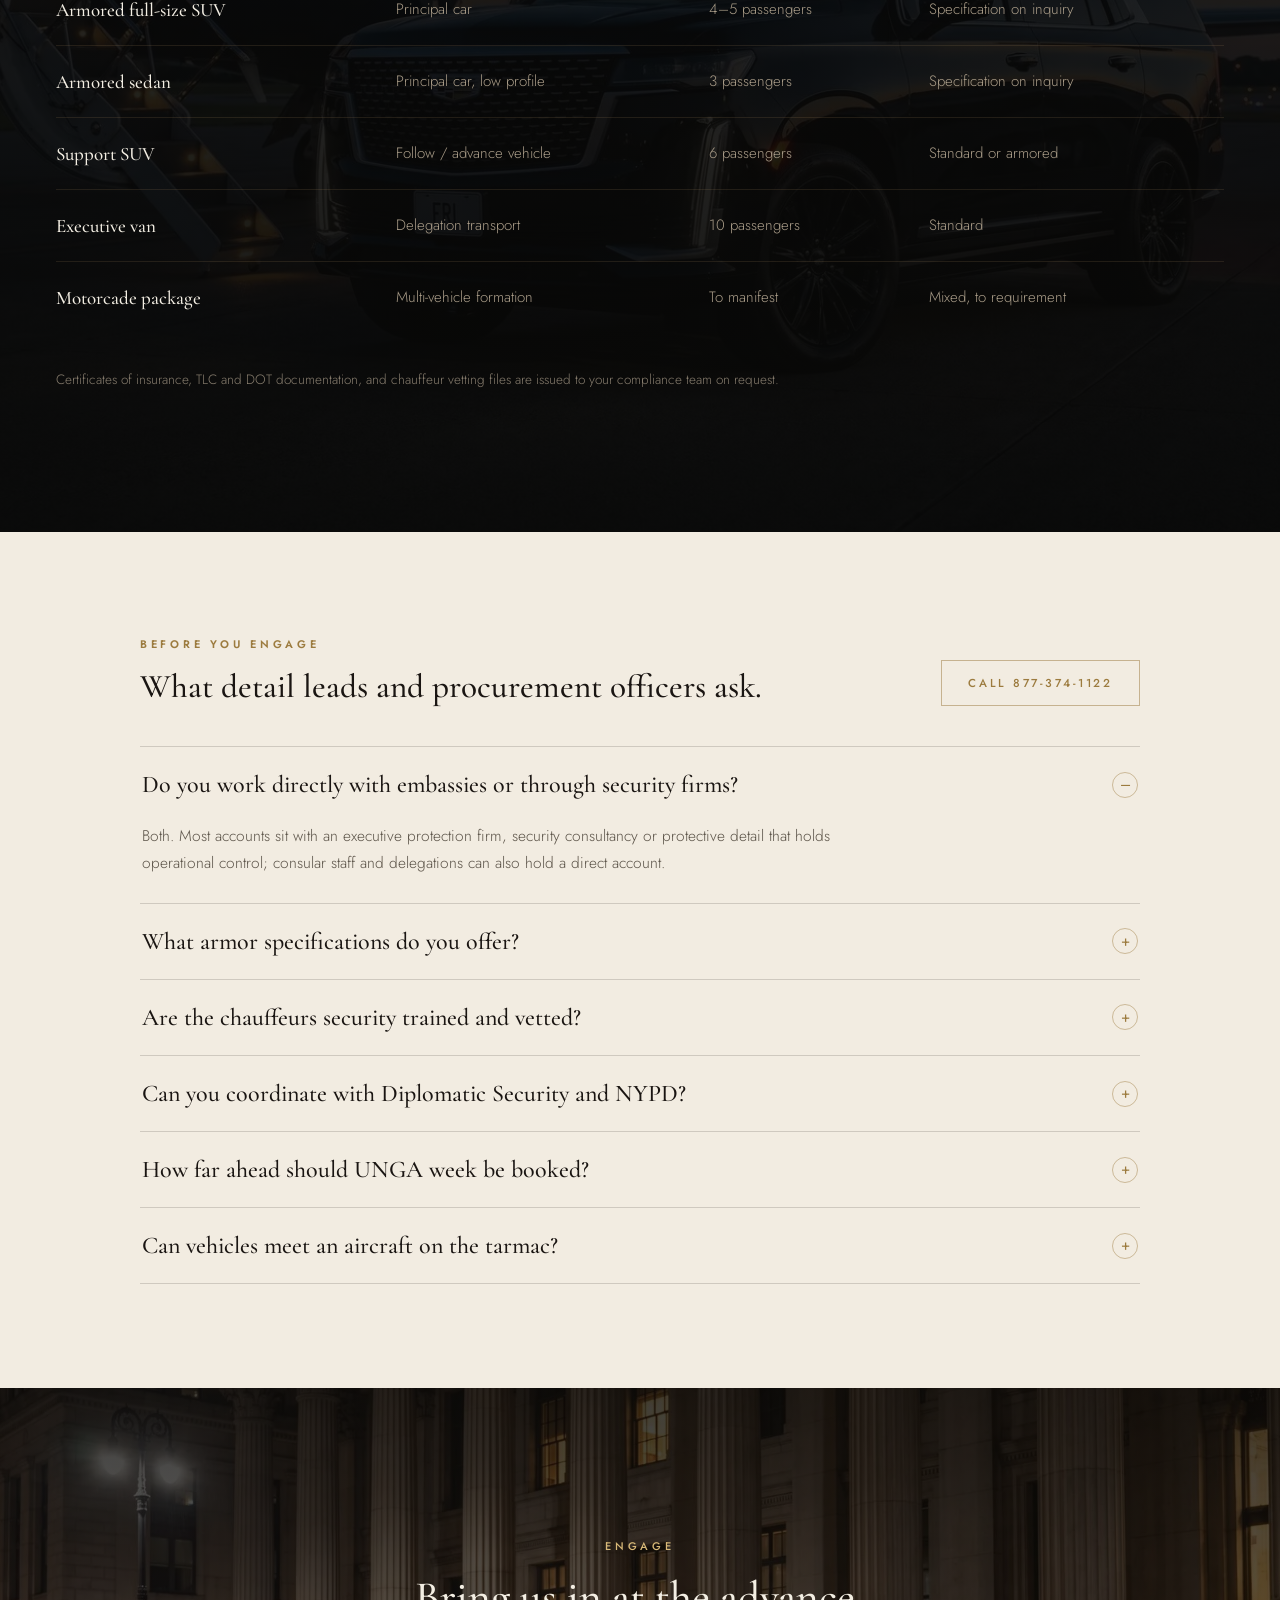
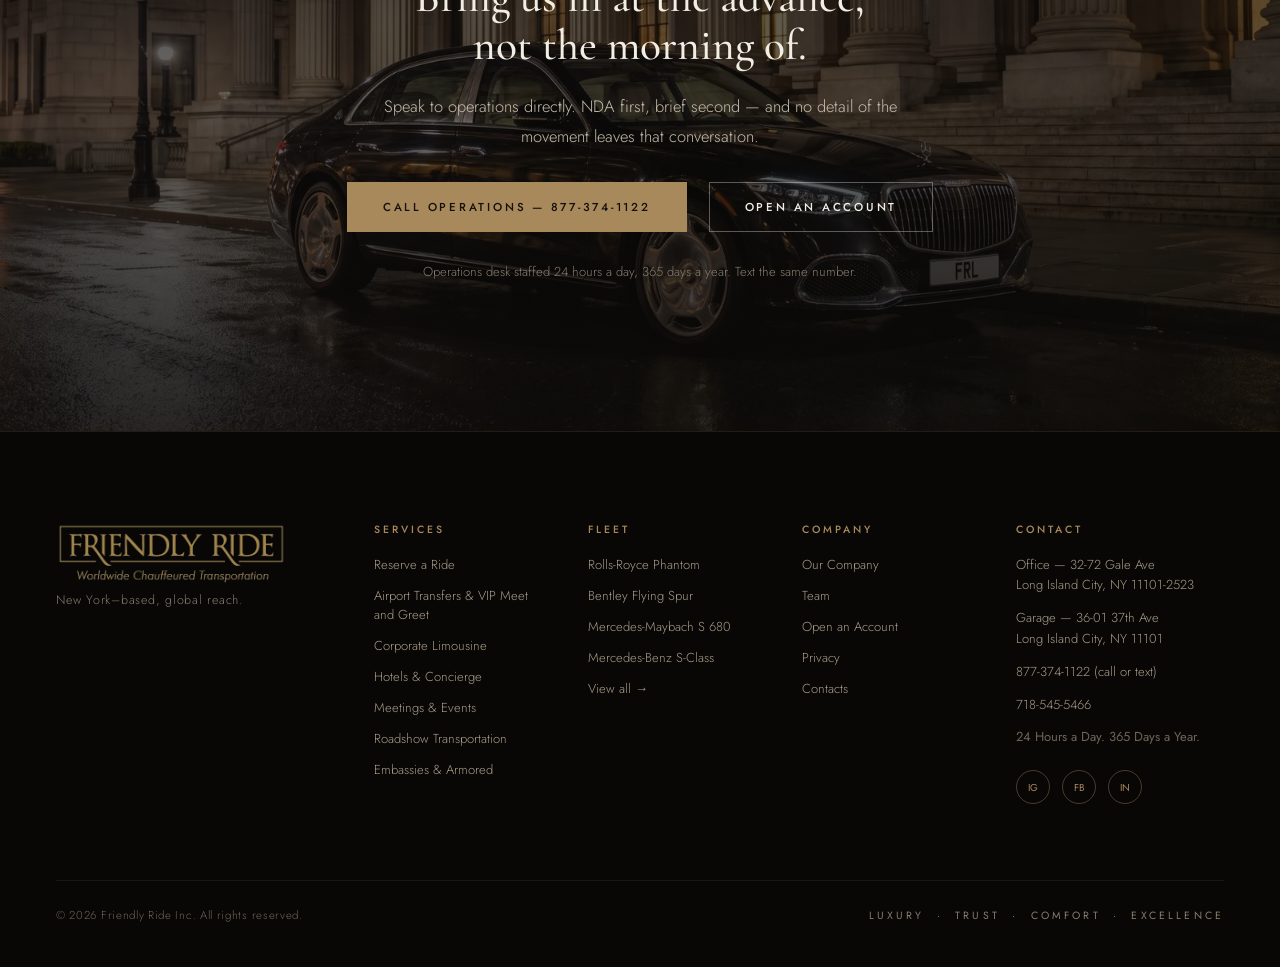
<file: embassies-armored.html>
<!DOCTYPE html>
<html lang="en">
<head>
<meta charset="utf-8">
<meta name="viewport" content="width=device-width, initial-scale=1">
<title>Embassies &amp; Armored Vehicle Transport | Diplomatic Security | Friendly Ride Inc.</title>
<meta name="description" content="Armored and diplomatic transport for embassies, consulates and executive protection firms, based in New York with reach across our 200+ city network. Cleared chauffeurs, DS and NYPD liaison, 24/365 operations desk since 2005.">
<link rel="canonical" href="https://friendlyrideinc.com/embassies-armored.html">
<link rel="preconnect" href="https://fonts.gstatic.com" crossorigin>
<link rel="preconnect" href="https://fonts.googleapis.com">
<link href="https://fonts.googleapis.com/css2?family=Cormorant+Garamond:wght@400;500;600&family=Jost:wght@300;400;500&display=swap" rel="stylesheet">
<link rel="stylesheet" href="styles.css">
<link rel="stylesheet" href="partners.css">
<link rel="stylesheet" href="embassies-armored.css">
<script type="application/ld+json">{"@context":"https://schema.org","@type":"Service","serviceType":"Armored and diplomatic chauffeur transport","name":"Embassies & Armored Vehicle Service","provider":{"@type":"LocalBusiness","name":"Friendly Ride Inc.","telephone":"+1-877-374-1122","address":[{"@type":"PostalAddress","name":"Office","streetAddress":"32-72 Gale Ave","addressLocality":"Long Island City","addressRegion":"NY","postalCode":"11101-2523","addressCountry":"US"},{"@type":"PostalAddress","name":"Garage","streetAddress":"36-01 37th Ave","addressLocality":"Long Island City","addressRegion":"NY","postalCode":"11101","addressCountry":"US"}],"url":"https://friendlyrideinc.com/"},"areaServed":["New York City","Manhattan","Brooklyn","Queens","Long Island","Westchester County","Connecticut","New Jersey"],"audience":{"@type":"BusinessAudience","audienceType":"Embassies, consulates, executive protection firms and risk teams"},"availableChannel":{"@type":"ServiceChannel","servicePhone":"+1-877-374-1122","serviceUrl":"https://friendlyrideinc.com/#services"}}</script>
<script type="application/ld+json">{"@context":"https://schema.org","@type":"FAQPage","mainEntity":[{"@type":"Question","name":"Do you work directly with embassies or through security firms?","acceptedAnswer":{"@type":"Answer","text":"Both. Most accounts sit with an executive protection firm, security consultancy or protective detail that holds operational control; consular staff and delegations can also hold a direct account."}},{"@type":"Question","name":"What armor specifications do you offer?","acceptedAnswer":{"@type":"Answer","text":"Armor levels, glass and drivetrain specifications are deliberately not published. They are confirmed to the detail lead against the assessed requirement."}},{"@type":"Question","name":"Are the chauffeurs security trained and vetted?","acceptedAnswer":{"@type":"Answer","text":"Yes. Every chauffeur on an armored or diplomatic assignment is background-checked, certified in security and evasive driving, and protocol trained, with names and license details submitted for your own vetting before the movement."}},{"@type":"Question","name":"Can you coordinate with Diplomatic Security and NYPD?","acceptedAnswer":{"@type":"Answer","text":"Yes — cordon access, frozen zones, credential plates and approved holding positions are arranged with US State Department Diplomatic Security, NYPD and local law enforcement before the day."}},{"@type":"Question","name":"How far ahead should UNGA week be booked?","acceptedAnswer":{"@type":"Answer","text":"As far ahead as possible. Committed fleet and dedicated dispatch for General Assembly week is booked months ahead."}},{"@type":"Question","name":"Can vehicles meet an aircraft on the tarmac?","acceptedAnswer":{"@type":"Answer","text":"Subject to authority approval, yes — tarmac and FBO access at Teterboro, JFK, Newark and Westchester, so the principal moves from aircraft steps to vehicle without a terminal."}}]}</script>
<script type="application/ld+json">{"@context":"https://schema.org","@type":"BreadcrumbList","itemListElement":[{"@type":"ListItem","position":1,"name":"Home","item":"https://friendlyrideinc.com/"},{"@type":"ListItem","position":2,"name":"Services","item":"https://friendlyrideinc.com/#services"},{"@type":"ListItem","position":3,"name":"Armored Vehicles & Embassies"}]}</script>
<link rel="icon" type="image/x-icon" href="assets/favicon.ico">
<link rel="icon" type="image/png" sizes="32x32" href="assets/favicon-32x32.png">
<link rel="icon" type="image/png" sizes="16x16" href="assets/favicon-16x16.png">
<link rel="apple-touch-icon" sizes="180x180" href="assets/apple-touch-icon.png">
<link rel="icon" type="image/png" sizes="192x192" href="assets/android-chrome-192x192.png">
</head>
<body>

<!-- ============ NAV ============ -->
<header class="nav">
  <a href="index.html" class="nav__logo">
    <img src="assets/frl-logo-full.png" alt="Friendly Ride — Worldwide Chauffeured Transportation" class="nav__mark">
  </a>
  <nav class="nav__links" id="navMenu">
    <div class="nav__dropdown">
      <button type="button" class="nav__link nav__dropdown-trigger" aria-expanded="false" aria-controls="servicesMenu">SERVICES <span class="nav__dropdown-caret"></span></button>
      <div class="nav__dropdown-menu" id="servicesMenu">
        <a href="airport-transfers.html" class="nav__dropdown-link">Airport Transfers &amp; VIP Greeting</a>
        <a href="corporate-limousine.html" class="nav__dropdown-link">Corporate Limousine</a>
        <a href="hotels-concierge.html" class="nav__dropdown-link">Hotels &amp; Concierge</a>
        <a href="meetings-events.html" class="nav__dropdown-link">Meetings &amp; Events</a>
        <a href="roadshow-transportation.html" class="nav__dropdown-link">Roadshow Transportation</a>
        <a href="embassies-armored.html" class="nav__dropdown-link nav__dropdown-link--active">Embassies &amp; Armored Service</a>
      </div>
    </div>
    <a href="fleet.html" class="nav__link">FLEET</a>
    <a href="partners.html" class="nav__link">PARTNERS &amp; CLIENTS</a>
    <a href="contact-us.html" class="nav__link">CONTACT</a>
    <div class="nav__phones">
      <svg width="13" height="13" viewBox="0 0 24 24" fill="none" stroke="currentColor" stroke-width="1.5" stroke-linecap="round" stroke-linejoin="round" class="nav__phone-icon"><path d="M6.5 3.5h3l1.5 4-2 1.4a12 12 0 0 0 6.1 6.1l1.4-2 4 1.5v3a2 2 0 0 1-2.2 2A17.5 17.5 0 0 1 4.5 5.7a2 2 0 0 1 2-2.2z"></path></svg>
      <div class="nav__phone-numbers">
        <a href="tel:8773741122" class="nav__phone">877-374-1122</a>
        <a href="tel:7185455466" class="nav__phone">718-545-5466</a>
      </div>
    </div>
  </nav>
  <a href="contact-us.html" class="btn btn--nav">OPEN AN ACCOUNT</a>
  <a href="tel:8773741122" class="nav__call" aria-label="Call Friendly Ride">
    <svg width="16" height="16" viewBox="0 0 24 24" fill="none" stroke="currentColor" stroke-width="1.6" stroke-linecap="round" stroke-linejoin="round"><path d="M6.5 3.5h3l1.5 4-2 1.4a12 12 0 0 0 6.1 6.1l1.4-2 4 1.5v3a2 2 0 0 1-2.2 2A17.5 17.5 0 0 1 4.5 5.7a2 2 0 0 1 2-2.2z"></path></svg>
  </a>
  <button class="nav__toggle" id="navToggle" aria-label="Menu" aria-expanded="false" aria-controls="navMenu">
    <span></span><span></span><span></span>
  </button>
</header>

<!-- ============ HERO ============ -->
<section id="top" class="emb-hero">
  <img width="1600" height="893" class="emb-hero__media" src="assets/embassies-hero-motorcade.webp" alt="Composed motorcade of current-model Cadillac Escalade ESVs on a Manhattan avenue at night">
  <div class="emb-hero__scrim"></div>
  <div class="emb-hero__content">
    <div class="emb-hero__breadcrumb">
      <a href="index.html">Home</a><span>/</span>
      <a href="index.html#services">Services</a><span>/</span>
      <span class="emb-hero__breadcrumb-current">Armored Vehicles &amp; Embassies</span>
    </div>
    <div class="eyebrow emb-hero__eyebrow">Armored &amp; Diplomatic Transport</div>
    <h1 class="emb-hero__title">Embassies, consulates, and heads of state. Since 2005.</h1>
    <p class="emb-hero__desc">Two decades of diplomatic movements in New York and beyond &mdash; Gulf and South Asian missions, permanent missions to the UN, and principals at head-of-state level, with the same standard extending across our 200+ city network. Almost always alongside the executive protection firm that holds the account. Your detail leads. We drive.</p>
    <div class="emb-hero__actions">
      <a href="tel:8773741122" class="btn btn--solid">SPEAK TO OPERATIONS</a>
      <a href="#protocol" class="link-underline">HOW A MOVEMENT RUNS</a>
    </div>
  </div>
</section>

<div class="emb-stats">
  <div class="emb-stats__item">
    <svg class="emb-stats__icon" width="22" height="22" viewBox="0 0 24 24" fill="none" stroke="currentColor" stroke-width="1.4"><path d="M12 21s7-7.4 7-12.5A7 7 0 0 0 5 8.5C5 13.6 12 21 12 21z"></path><circle cx="12" cy="8.5" r="2.3"></circle></svg>
    <div class="emb-stats__num">20 yrs</div>
    <div class="emb-stats__label">Diplomatic movements in New York</div>
  </div>
  <div class="emb-stats__item">
    <svg class="emb-stats__icon" width="22" height="22" viewBox="0 0 24 24" fill="none" stroke="currentColor" stroke-width="1.4" stroke-linecap="round" stroke-linejoin="round"><path d="M12 3l7 3v5.5c0 4.3-2.9 7.6-7 9.5-4.1-1.9-7-5.2-7-9.5V6z"></path><path d="M9 12l2.2 2.2L15.5 10"></path></svg>
    <div class="emb-stats__num">Cleared</div>
    <div class="emb-stats__label">Background-checked, NDA-bound chauffeurs</div>
  </div>
  <div class="emb-stats__item">
    <svg class="emb-stats__icon" width="22" height="22" viewBox="0 0 24 24" fill="none" stroke="currentColor" stroke-width="1.4" stroke-linecap="round" stroke-linejoin="round"><rect x="3" y="4" width="18" height="17" rx="2"></rect><path d="M3 9h18M8 3v3M16 3v3"></path></svg>
    <div class="emb-stats__num">UNGA</div>
    <div class="emb-stats__label">General Assembly week, every year</div>
  </div>
  <div class="emb-stats__item">
    <svg class="emb-stats__icon" width="22" height="22" viewBox="0 0 24 24" fill="none" stroke="currentColor" stroke-width="1.4"><circle cx="12" cy="12" r="9"></circle><path d="M12 7v5l3.5 2"></path></svg>
    <div class="emb-stats__num">24/365</div>
    <div class="emb-stats__label">Operations desk, no answering service</div>
  </div>
</div>

<!-- ============ WHO WE WORK FOR ============ -->
<section class="emb-who">
  <div class="emb-who__inner">
    <div>
      <div class="eyebrow-light">Who We Work For</div>
      <h2 class="section-title-light emb-who__title">Security and protection firms handle transport for missions, and they call us.</h2>
    </div>
    <div>
      <div class="emb-who__body">
        <p>A consulate rarely dispatches its own vehicles. The account sits with an executive protection firm, a security consultancy or a protective detail, and ground transportation is delegated. That is where we have spent twenty years &mdash; as the transport layer inside someone else&rsquo;s operation.</p>
        <p>It means we know how to take direction. Your advance dictates the route. Your detail lead sets the timing. Our chauffeurs execute it without needing to be managed, and without becoming a variable you have to account for.</p>
      </div>
      <div class="emb-who__grid">
        <div class="emb-who__item">
          <div class="emb-who__item-title">EP Firms</div>
          <p class="emb-who__item-text">Vetted vehicles and chauffeurs under your operational control, on your paperwork.</p>
        </div>
        <div class="emb-who__item">
          <div class="emb-who__item-title">Missions</div>
          <p class="emb-who__item-text">Direct accounts for consular staff, delegations and resident diplomatic travel.</p>
        </div>
        <div class="emb-who__item emb-who__item--last">
          <div class="emb-who__item-title">Risk Teams</div>
          <p class="emb-who__item-text">Duty-of-care transport for corporate principals traveling in elevated-risk posture.</p>
        </div>
      </div>
      <p class="emb-who__note">Already hold an account with us? See <a href="partners.html">Partners &amp; Clients</a>.</p>
    </div>
  </div>
</section>

<!-- ============ THE PROTOCOL ============ -->
<section class="emb-protocol" id="protocol">
  <div class="emb-protocol__inner">
    <div class="emb-protocol__sticky">
      <div class="eyebrow">The Protocol</div>
      <h2 class="section-title emb-protocol__title">Seven stages between the first call and the last door closing.</h2>
      <p class="emb-protocol__desc">Diplomatic movements fail in the seams &mdash; between the advance and the driver, between the airport and the cordon. This is the sequence we run so there are no seams to fail in.</p>
      <div class="emb-protocol__confidential">
        <div class="emb-protocol__confidential-label">Confidentiality</div>
        <p class="emb-protocol__confidential-text">Names, routes, timings and manifests are held at the operations desk and never discussed outside it. We will execute your NDA before the brief.</p>
      </div>
    </div>
    <div class="emb-protocol__list">
      <div class="emb-protocol__item">
        <div class="emb-protocol__dot"></div>
        <div class="emb-protocol__stage">Stage 01</div>
        <div class="emb-protocol__item-title">Brief taken under NDA</div>
        <p class="emb-protocol__item-text">The detail lead or procurement officer briefs operations directly. Confidentiality is executed first &mdash; we do not ask who the principal is until the paperwork allows us to know.</p>
      </div>
      <div class="emb-protocol__item">
        <div class="emb-protocol__dot"></div>
        <div class="emb-protocol__stage">Stage 02</div>
        <div class="emb-protocol__item-title">Vehicle configuration agreed</div>
        <p class="emb-protocol__item-text">Armored or standard, principal car and follow vehicles, seating and capacity. Armor specification is set against the assessed requirement and discussed only with you &mdash; never published.</p>
      </div>
      <div class="emb-protocol__item">
        <div class="emb-protocol__dot"></div>
        <div class="emb-protocol__stage">Stage 03</div>
        <div class="emb-protocol__item-title">Chauffeurs named and cleared</div>
        <p class="emb-protocol__item-text">Assignments go to chauffeurs already background-checked, certified in security and evasive driving, and protocol trained. Names and license details are submitted for your own vetting before the movement.</p>
      </div>
      <div class="emb-protocol__item">
        <div class="emb-protocol__dot"></div>
        <div class="emb-protocol__stage">Stage 04</div>
        <div class="emb-protocol__item-title">Credentialing and liaison</div>
        <p class="emb-protocol__item-text">Coordination with US State Department Diplomatic Security, NYPD and local law enforcement &mdash; cordon access, frozen zones, credential plates and approved holding positions, arranged before the day rather than argued at the barricade.</p>
      </div>
      <div class="emb-protocol__item">
        <div class="emb-protocol__dot"></div>
        <div class="emb-protocol__stage">Stage 05</div>
        <div class="emb-protocol__item-title">Arrival &mdash; tarmac or terminal</div>
        <p class="emb-protocol__item-text">Tarmac and FBO access at Teterboro, JFK, Newark and Westchester, subject to authority approval, so the principal moves from aircraft steps to vehicle without a terminal. Otherwise a discreet meet inside, with the car already positioned.</p>
      </div>
      <div class="emb-protocol__item">
        <div class="emb-protocol__dot"></div>
        <div class="emb-protocol__stage">Stage 06</div>
        <div class="emb-protocol__item-title">The movement, to your direction</div>
        <p class="emb-protocol__item-text">Your advance owns the route. Chauffeurs hold formation, keep the order of precedence at every door, and place flags correctly when the movement calls for them. Standby vehicles are held for the change that always comes.</p>
      </div>
      <div class="emb-protocol__item emb-protocol__item--last">
        <div class="emb-protocol__dot"></div>
        <div class="emb-protocol__stage">Stage 07</div>
        <div class="emb-protocol__item-title">Close-out, then nothing</div>
        <p class="emb-protocol__item-text">Manifests reconciled, one invoice to the retaining firm, records held to your retention terms. No case studies, no client names, no photographs. The reason you can read this page is that we do not write about the work.</p>
      </div>
    </div>
  </div>
</section>

<!-- ============ CAPABILITY ============ -->
<section class="emb-capability">
  <div class="emb-capability__content">
    <div class="eyebrow">Capability</div>
    <h2 class="section-title emb-capability__title">What we bring that a car service cannot.</h2>
    <p class="emb-capability__desc">Twenty years inside executive protection operations, not booked around them.</p>
    <div class="emb-capability__grid">
      <div class="emb-capability__item">
        <div class="emb-capability__item-title">DS coordination</div>
        <p class="emb-capability__item-text">Working relationships with State Department Diplomatic Security on protected movements.</p>
      </div>
      <div class="emb-capability__item">
        <div class="emb-capability__item-title">NYPD liaison</div>
        <p class="emb-capability__item-text">Cordon access, frozen zones and holding positions cleared with local command in advance.</p>
      </div>
      <div class="emb-capability__item">
        <div class="emb-capability__item-title">UNGA week</div>
        <p class="emb-capability__item-text">Committed fleet and dedicated dispatch for General Assembly, booked months ahead.</p>
      </div>
      <div class="emb-capability__item">
        <div class="emb-capability__item-title">Tarmac &amp; FBO</div>
        <p class="emb-capability__item-text">Airside meets at Teterboro, JFK, Newark and Westchester where approval allows.</p>
      </div>
      <div class="emb-capability__item">
        <div class="emb-capability__item-title">Protocol training</div>
        <p class="emb-capability__item-text">Flag placement, seating, order of precedence &mdash; the details a mission notices immediately.</p>
      </div>
      <div class="emb-capability__item">
        <div class="emb-capability__item-title">Evasive certified</div>
        <p class="emb-capability__item-text">Security and evasive driving certification on every armored and diplomatic assignment.</p>
      </div>
    </div>
    <p class="emb-capability__note">Inbound delegations arriving commercially are handled through <a href="airport-transfers.html">Airport Transfers &amp; VIP Meet and Greet</a>, and multi-stop official programs through <a href="roadshow-transportation.html">Roadshow Transportation</a>.</p>
  </div>
  <img loading="lazy" src="assets/embassies-detail.jpg" alt="Security detail holding the door of an armored vehicle on a European street" class="emb-capability__media">
</section>

<!-- ============ VEHICLES ============ -->
<section class="emb-vehicles">
  <img loading="lazy" width="1600" height="893" src="assets/embassies-tarmac-escalade.webp" alt="Current-model Cadillac Escalade ESV on a private tarmac beside a jet" class="emb-vehicles__bg">
  <div class="emb-vehicles__scrim"></div>
  <div class="emb-vehicles__inner">
  <div class="emb-vehicles__head">
    <div class="emb-vehicles__head-main">
      <div class="eyebrow">Vehicles</div>
      <h2 class="section-title emb-vehicles__title">Vehicles configured around the movement itself.</h2>
    </div>
    <p class="emb-vehicles__desc">Armor levels, glass and drivetrain specifications are deliberately not published. They are confirmed to the detail lead against the assessed requirement.</p>
  </div>
  <div class="emb-vehicles__table-wrap">
    <table class="emb-vehicles__table">
      <thead>
        <tr>
          <th>Vehicle</th>
          <th>Role</th>
          <th>Capacity</th>
          <th>Armor</th>
        </tr>
      </thead>
      <tbody>
        <tr>
          <td>Armored full-size SUV</td>
          <td>Principal car</td>
          <td>4&ndash;5 passengers</td>
          <td>Specification on inquiry</td>
        </tr>
        <tr>
          <td>Armored sedan</td>
          <td>Principal car, low profile</td>
          <td>3 passengers</td>
          <td>Specification on inquiry</td>
        </tr>
        <tr>
          <td>Support SUV</td>
          <td>Follow / advance vehicle</td>
          <td>6 passengers</td>
          <td>Standard or armored</td>
        </tr>
        <tr>
          <td>Executive van</td>
          <td>Delegation transport</td>
          <td>10 passengers</td>
          <td>Standard</td>
        </tr>
        <tr>
          <td>Motorcade package</td>
          <td>Multi-vehicle formation</td>
          <td>To manifest</td>
          <td>Mixed, to requirement</td>
        </tr>
      </tbody>
    </table>
  </div>
  <p class="emb-vehicles__foot">Certificates of insurance, TLC and DOT documentation, and chauffeur vetting files are issued to your compliance team on request.</p>
  </div>
</section>

<!-- ============ FAQ ============ -->
<section class="emb-faq">
  <div class="emb-faq__head">
    <div>
      <div class="eyebrow-light">Before You Engage</div>
      <h2 class="section-title-light emb-faq__title">What detail leads and procurement officers ask.</h2>
    </div>
    <a href="tel:8773741122" class="btn btn--outline emb-faq__call">CALL 877-374-1122</a>
  </div>
  <div class="emb-faq__list">
    <details class="emb-faq__item" open>
      <summary class="emb-faq__summary">
        <span class="emb-faq__q">Do you work directly with embassies or through security firms?</span>
        <span class="emb-faq__sign"></span>
      </summary>
      <p class="emb-faq__a">Both. Most accounts sit with an executive protection firm, security consultancy or protective detail that holds operational control; consular staff and delegations can also hold a direct account.</p>
    </details>
    <details class="emb-faq__item">
      <summary class="emb-faq__summary">
        <span class="emb-faq__q">What armor specifications do you offer?</span>
        <span class="emb-faq__sign"></span>
      </summary>
      <p class="emb-faq__a">Armor levels, glass and drivetrain specifications are deliberately not published. They are confirmed to the detail lead against the assessed requirement.</p>
    </details>
    <details class="emb-faq__item">
      <summary class="emb-faq__summary">
        <span class="emb-faq__q">Are the chauffeurs security trained and vetted?</span>
        <span class="emb-faq__sign"></span>
      </summary>
      <p class="emb-faq__a">Yes. Every chauffeur on an armored or diplomatic assignment is background-checked, certified in security and evasive driving, and protocol trained, with names and license details submitted for your own vetting before the movement.</p>
    </details>
    <details class="emb-faq__item">
      <summary class="emb-faq__summary">
        <span class="emb-faq__q">Can you coordinate with Diplomatic Security and NYPD?</span>
        <span class="emb-faq__sign"></span>
      </summary>
      <p class="emb-faq__a">Yes &mdash; cordon access, frozen zones, credential plates and approved holding positions are arranged with US State Department Diplomatic Security, NYPD and local law enforcement before the day.</p>
    </details>
    <details class="emb-faq__item">
      <summary class="emb-faq__summary">
        <span class="emb-faq__q">How far ahead should UNGA week be booked?</span>
        <span class="emb-faq__sign"></span>
      </summary>
      <p class="emb-faq__a">As far ahead as possible. Committed fleet and dedicated dispatch for General Assembly week is booked months ahead.</p>
    </details>
    <details class="emb-faq__item">
      <summary class="emb-faq__summary">
        <span class="emb-faq__q">Can vehicles meet an aircraft on the tarmac?</span>
        <span class="emb-faq__sign"></span>
      </summary>
      <p class="emb-faq__a">Subject to authority approval, yes &mdash; tarmac and FBO access at Teterboro, JFK, Newark and Westchester, so the principal moves from aircraft steps to vehicle without a terminal.</p>
    </details>
  </div>
</section>

<!-- ============ ENGAGE / CTA ============ -->
<section class="emb-cta">
  <img loading="lazy" width="1600" height="893" src="assets/embassies-cta-maybach.webp" alt="Current-model Mercedes-Maybach outside a government building at night" class="emb-cta__bg">
  <div class="emb-cta__scrim"></div>
  <div class="emb-cta__content">
    <div class="eyebrow emb-cta__eyebrow">Engage</div>
    <h2 class="section-title emb-cta__title">Bring us in at the advance, not the morning of.</h2>
    <p class="emb-cta__desc">Speak to operations directly. NDA first, brief second &mdash; and no detail of the movement leaves that conversation.</p>
    <div class="emb-cta__actions">
      <a href="tel:8773741122" class="btn btn--solid">CALL OPERATIONS &mdash; 877-374-1122</a>
      <a href="contact-us.html" class="btn btn--outline emb-cta__outline">OPEN AN ACCOUNT</a>
    </div>
    <p class="emb-cta__note">Operations desk staffed 24 hours a day, 365 days a year. Text the same number.</p>
  </div>
</section>

<!-- ============ FOOTER ============ -->
<footer class="footer">
  <div class="footer__grid">
    <div class="footer__brand">
      <a href="index.html">
        <img loading="lazy" src="assets/frl-logo-full.png" alt="Friendly Ride — Worldwide Chauffeured Transportation" class="footer__lockup">
      </a>
      <div class="footer__tagline">New York&ndash;based, global reach.</div>
    </div>
    <div class="footer__col">
      <div class="footer__heading">Services</div>
      <div class="footer__links">
        <a href="reserve-a-ride.html">Reserve a Ride</a>
        <a href="airport-transfers.html">Airport Transfers &amp; VIP Meet and Greet</a>
        <a href="corporate-limousine.html">Corporate Limousine</a>
        <a href="hotels-concierge.html">Hotels &amp; Concierge</a>
        <a href="meetings-events.html">Meetings &amp; Events</a>
        <a href="roadshow-transportation.html">Roadshow Transportation</a>
        <a href="embassies-armored.html">Embassies &amp; Armored</a>
      </div>
    </div>
    <div class="footer__col">
      <div class="footer__heading">Fleet</div>
      <div class="footer__links">
        <a href="fleet.html#sedans">Rolls-Royce Phantom</a>
        <a href="fleet.html#sedans">Bentley Flying Spur</a>
        <a href="fleet.html#sedans">Mercedes-Maybach S 680</a>
        <a href="fleet.html#sedans">Mercedes-Benz S-Class</a>
        <a href="fleet.html">View all &rarr;</a>
      </div>
    </div>
    <div class="footer__col">
      <div class="footer__heading">Company</div>
      <div class="footer__links">
        <a href="maintenance.html">Our Company</a>
        <a href="maintenance.html">Team</a>
        <a href="contact-us.html">Open an Account</a>
        <a href="maintenance.html">Privacy</a>
        <a href="contact-us.html">Contacts</a>
      </div>
    </div>
    <div class="footer__col">
      <div class="footer__heading">Contact</div>
      <div class="footer__contact">
        <a href="https://www.google.com/maps/search/?api=1&amp;query=32-72+Gale+Ave%2C+Long+Island+City%2C+NY+11101-2523">Office &mdash; 32-72 Gale Ave<br>Long Island City, NY 11101-2523</a>
        <a href="https://www.google.com/maps/search/?api=1&amp;query=36-01+37th+Ave%2C+Long+Island+City%2C+NY+11101">Garage &mdash; 36-01 37th Ave<br>Long Island City, NY 11101</a>
        <a href="tel:8773741122">877-374-1122 (call or text)</a>
        <a href="tel:7185455466">718-545-5466</a>
        <div class="footer__hours">24 Hours a Day. 365 Days a Year.</div>
      </div>
      <div class="footer__social">
        <a href="#" aria-label="Instagram">IG</a>
        <a href="#" aria-label="Facebook">FB</a>
        <a href="#" aria-label="LinkedIn">IN</a>
      </div>
    </div>
  </div>
  <div class="footer__bottom">
    <div class="footer__copy">&copy; 2026 Friendly Ride Inc. All rights reserved.</div>
    <div class="footer__values">Luxury &nbsp;&middot;&nbsp; Trust &nbsp;&middot;&nbsp; Comfort &nbsp;&middot;&nbsp; Excellence</div>
  </div>
</footer>

<script src="script.js" defer></script>
<script src="embassies-protocol.js" defer></script>
<!-- ============ WHATSAPP WIDGET ============ -->
<div class="wa-widget" id="waWidget">
  <div class="wa-panel" id="waPanel" hidden>
    <div class="wa-panel__head">
      <div class="wa-panel__head-text">
        <div class="wa-panel__title">Friendly Ride</div>
        <div class="wa-panel__subtitle">Usually replies within minutes</div>
      </div>
      <button type="button" class="wa-panel__close" id="waClose" aria-label="Close chat">&times;</button>
    </div>
    <div class="wa-panel__body">
      <div class="wa-bubble">Hi there &mdash; how can we help? Send us a message and we&rsquo;ll pick it up on WhatsApp right away.</div>
    </div>
    <form class="wa-panel__form" id="waForm">
      <textarea class="wa-panel__input" id="waMessage" rows="2" placeholder="Type your message&hellip;"></textarea>
      <button type="submit" class="wa-panel__send" aria-label="Send on WhatsApp">
        <svg width="18" height="18" viewBox="0 0 24 24" fill="currentColor"><path d="M2 21l1.65-6.03A9 9 0 1 1 9 20.35L2 21zm7.1-4.7.35.2a7 7 0 1 0-2.95-2.95l.2.35-.9 3.3 3.3-.9zm5.1-3.2c-.2-.1-1.2-.6-1.4-.65-.2-.08-.33-.1-.47.1-.14.2-.53.65-.65.78-.12.13-.24.15-.44.05-.2-.1-.87-.32-1.65-1.02-.6-.55-1.02-1.22-1.14-1.42-.12-.2-.01-.32.09-.42.1-.1.2-.24.3-.36.1-.12.13-.2.2-.34.07-.13.03-.25-.02-.35-.05-.1-.47-1.12-.64-1.54-.17-.4-.34-.35-.47-.36h-.4c-.13 0-.35.05-.53.25-.18.2-.7.68-.7 1.66 0 .98.72 1.93.82 2.06.1.13 1.4 2.15 3.4 3.01.48.2.85.33 1.14.42.48.15.92.13 1.26.08.39-.06 1.2-.49 1.37-.96.17-.47.17-.88.12-.96-.05-.09-.18-.14-.38-.24z"></path></svg>
      </button>
    </form>
    <a href="tel:8773741122" class="wa-panel__fallback">Prefer to call? 877-374-1122</a>
  </div>
  <button type="button" class="wa-toggle" id="waToggle" aria-label="Chat with us on WhatsApp">
    <svg width="28" height="28" viewBox="0 0 24 24" fill="currentColor"><path d="M12 2C6.48 2 2 6.36 2 11.75c0 2.06.63 3.97 1.72 5.56L2 22l4.86-1.63a10.2 10.2 0 0 0 5.14 1.38c5.52 0 10-4.36 10-9.75S17.52 2 12 2zm5.1 13.84c-.22.6-1.27 1.16-1.75 1.2-.45.05-.92.24-3.08-.66-2.6-1.08-4.28-3.72-4.4-3.89-.13-.17-1.06-1.4-1.06-2.68 0-1.27.67-1.9.9-2.16.23-.25.5-.32.67-.32.17 0 .34 0 .48.01.16.01.36-.06.57.43.22.5.73 1.73.79 1.85.06.13.1.28.02.45-.09.17-.13.28-.26.43-.13.15-.28.34-.4.46-.13.13-.27.27-.12.53.16.26.7 1.15 1.5 1.86 1.03.92 1.9 1.2 2.16 1.34.26.13.42.11.57-.07.16-.17.66-.77.84-1.03.18-.26.36-.22.6-.13.25.09 1.58.75 1.85.88.27.13.45.2.51.31.07.11.07.63-.15 1.23z"></path></svg>
  </button>
</div>

<script src="whatsapp-widget.js" defer></script>
</body>
</html>
</file>
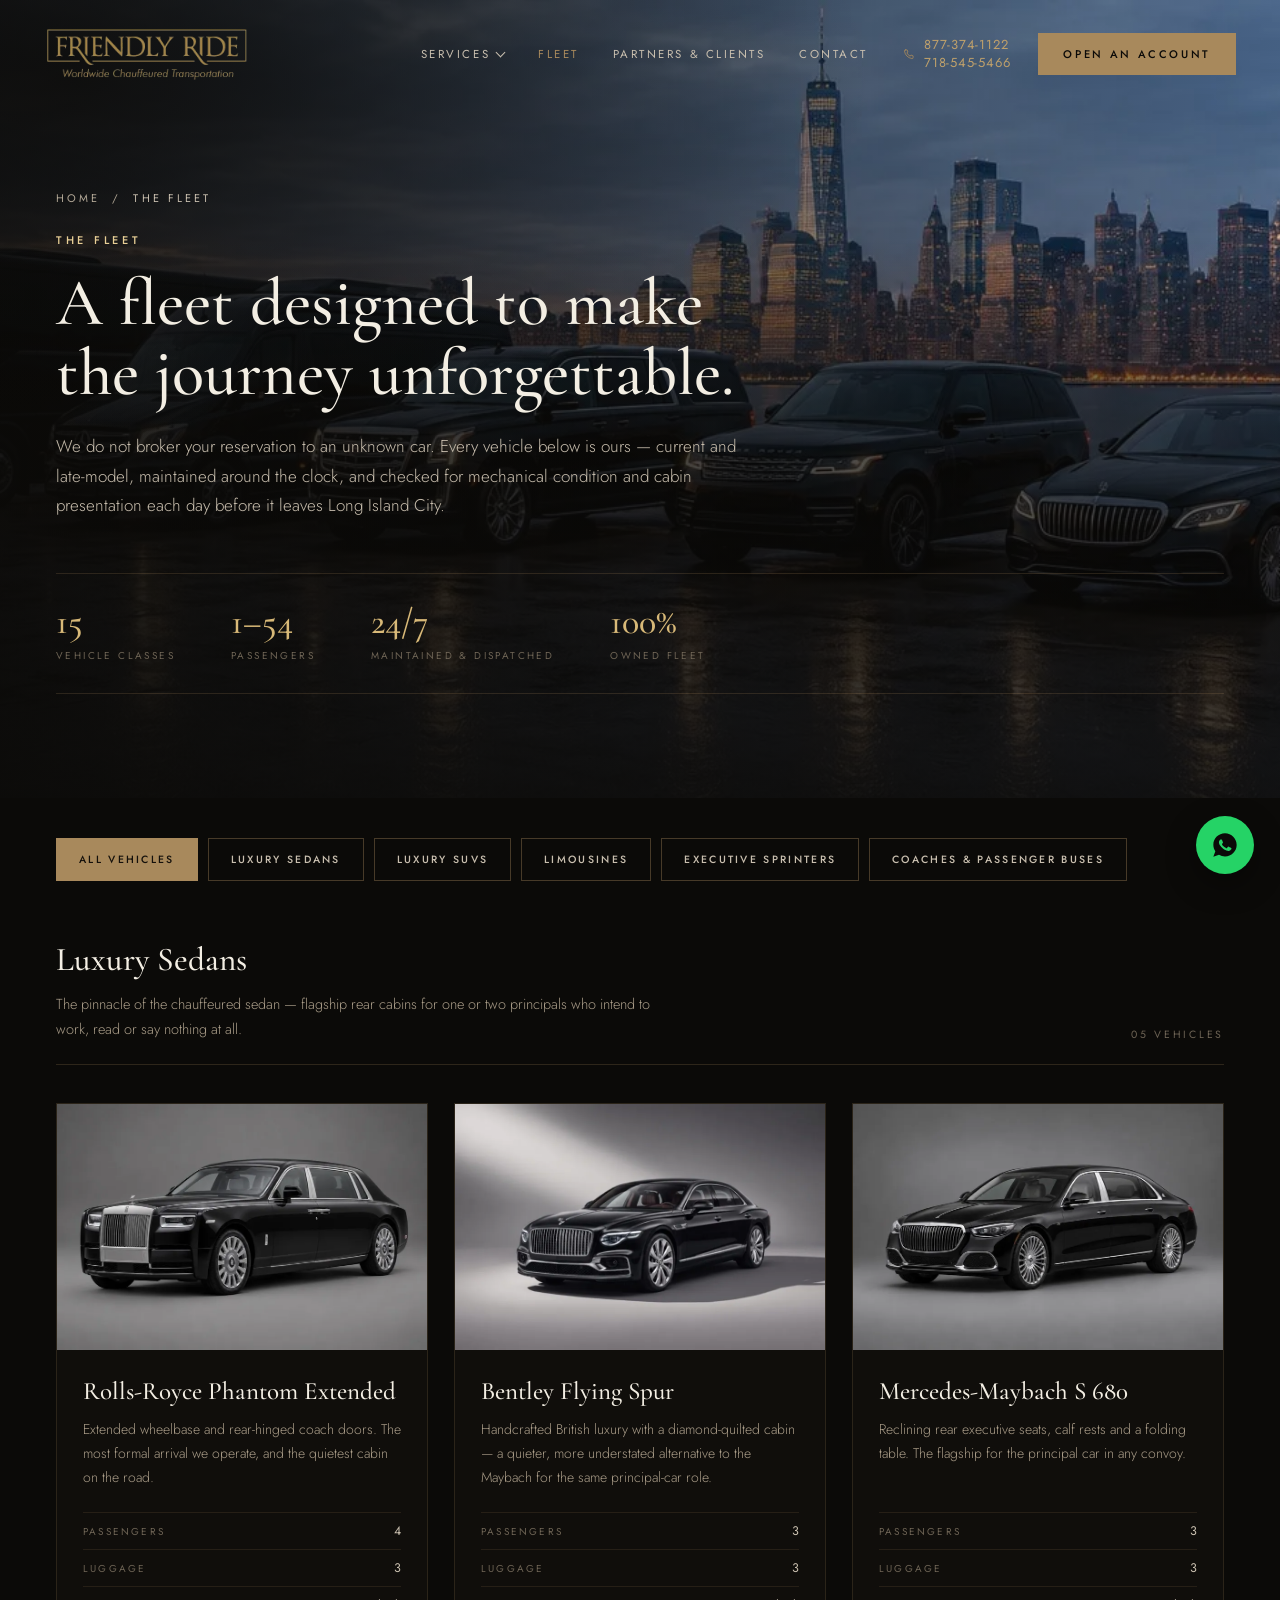
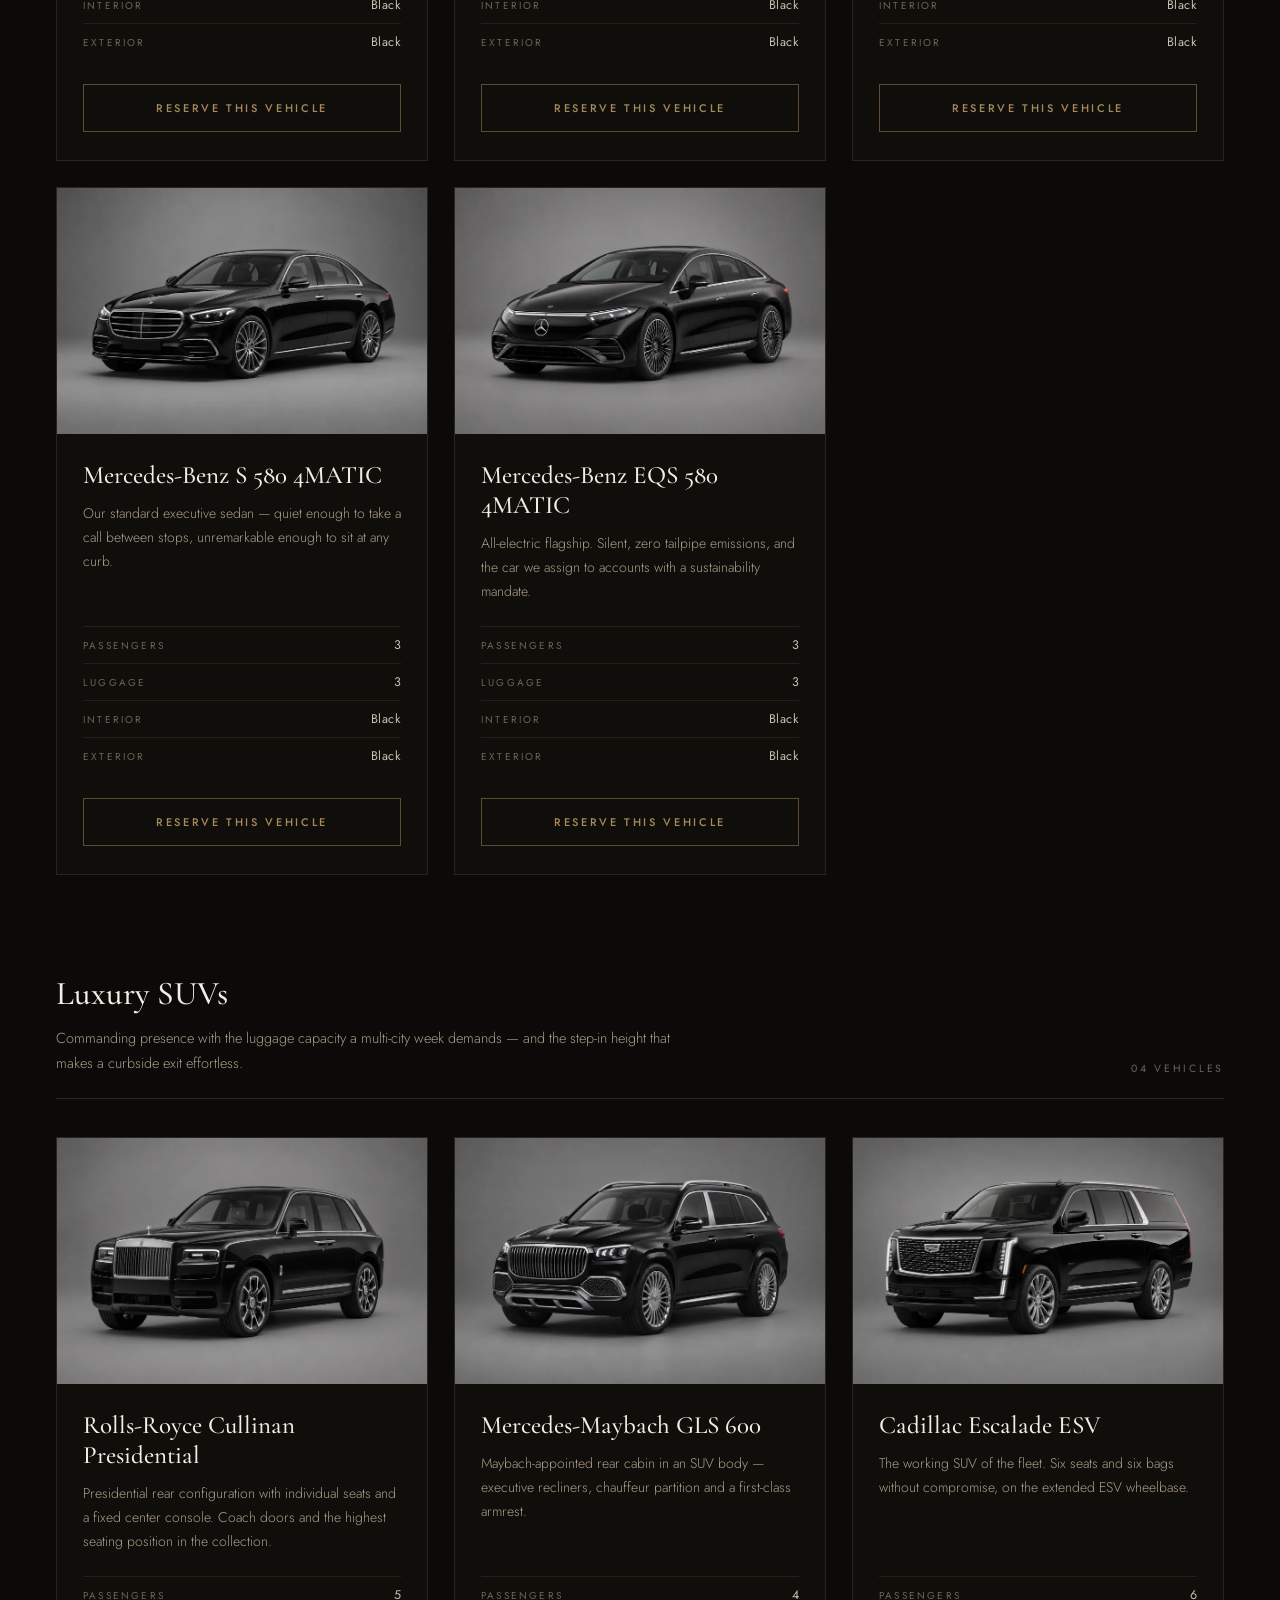
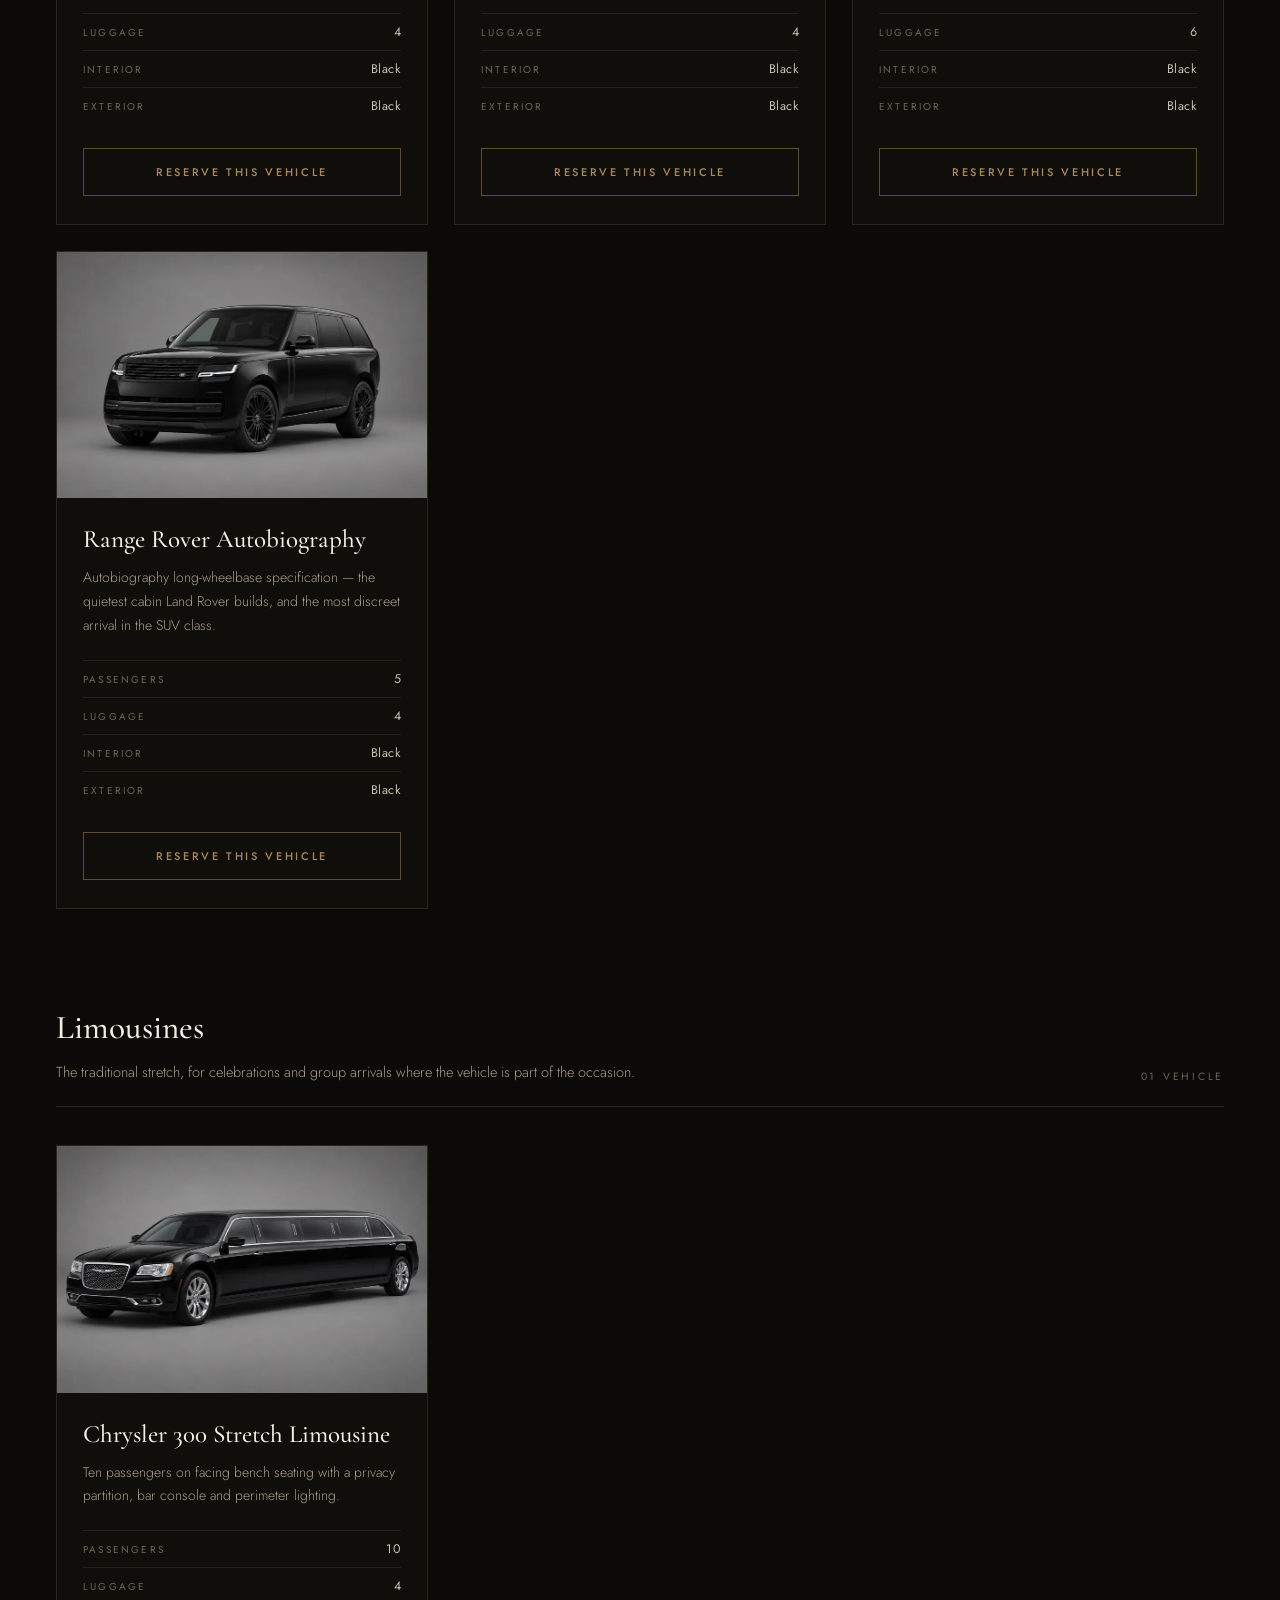
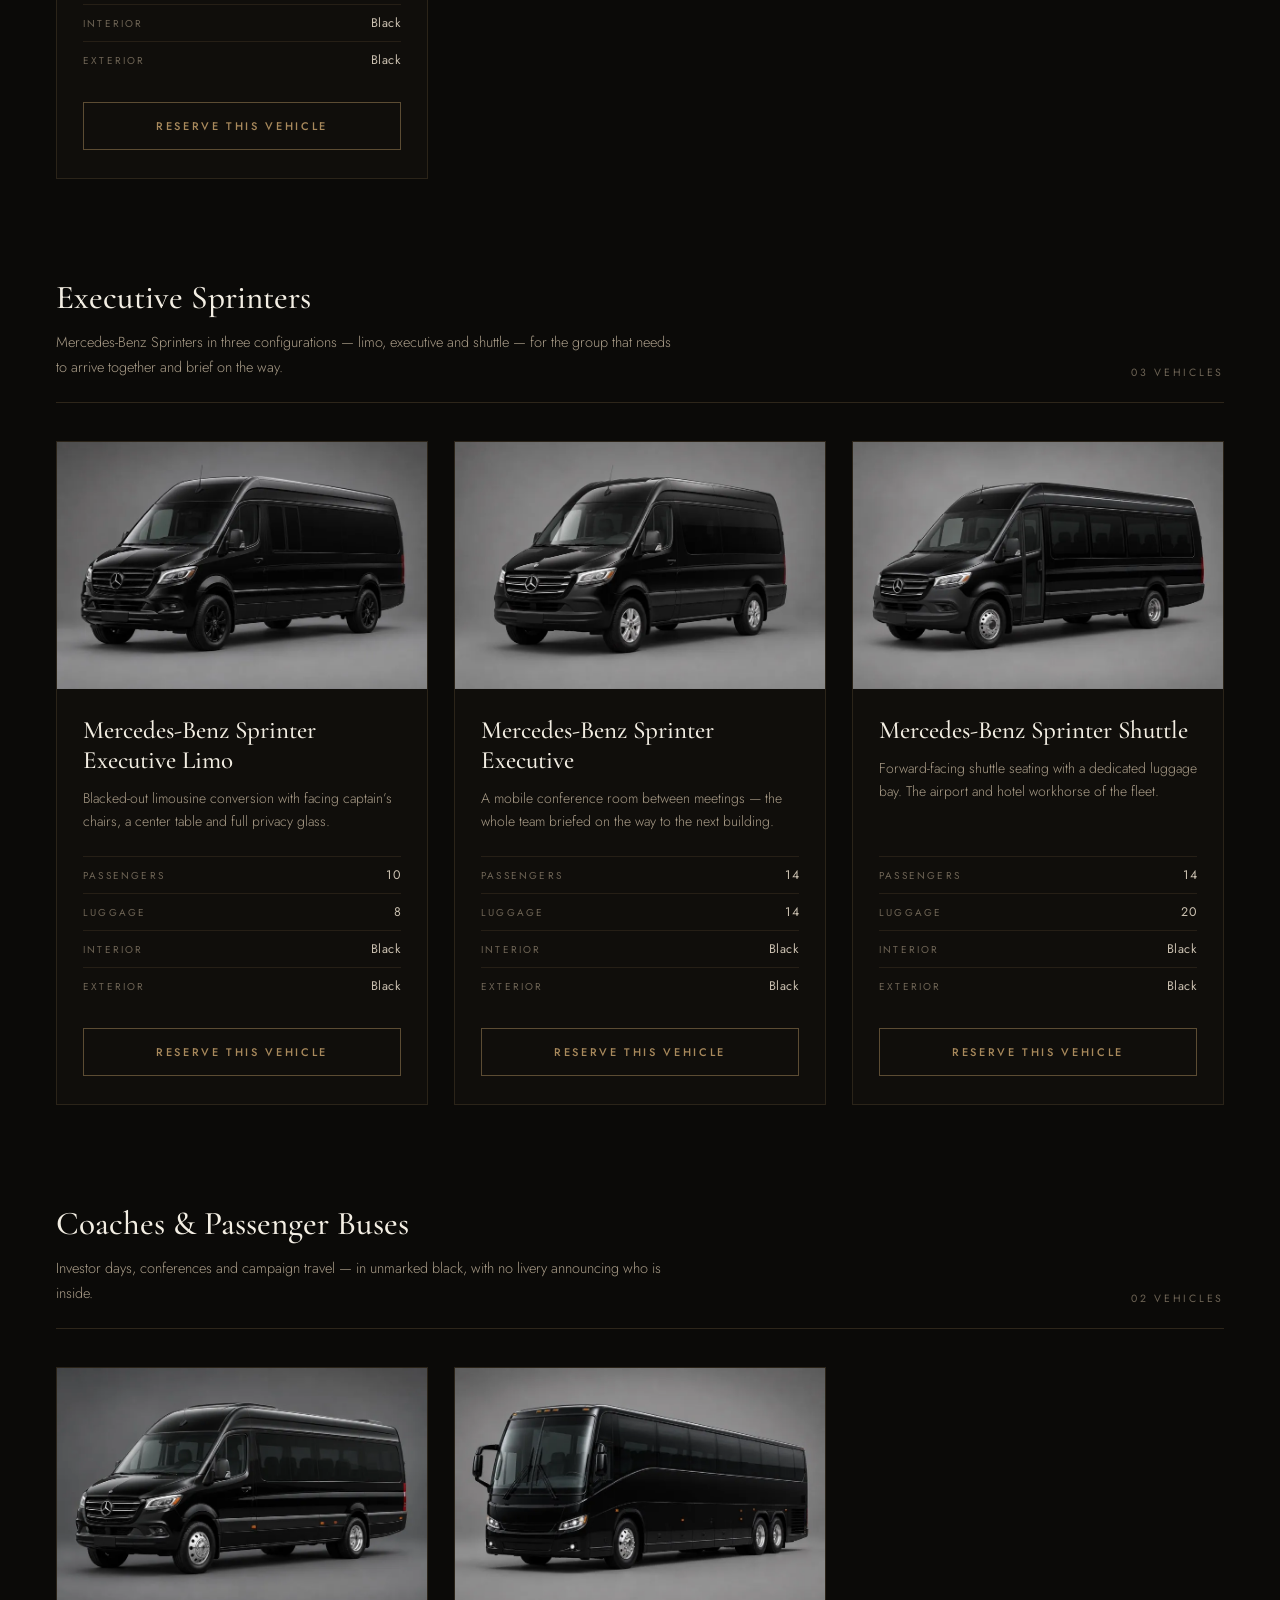
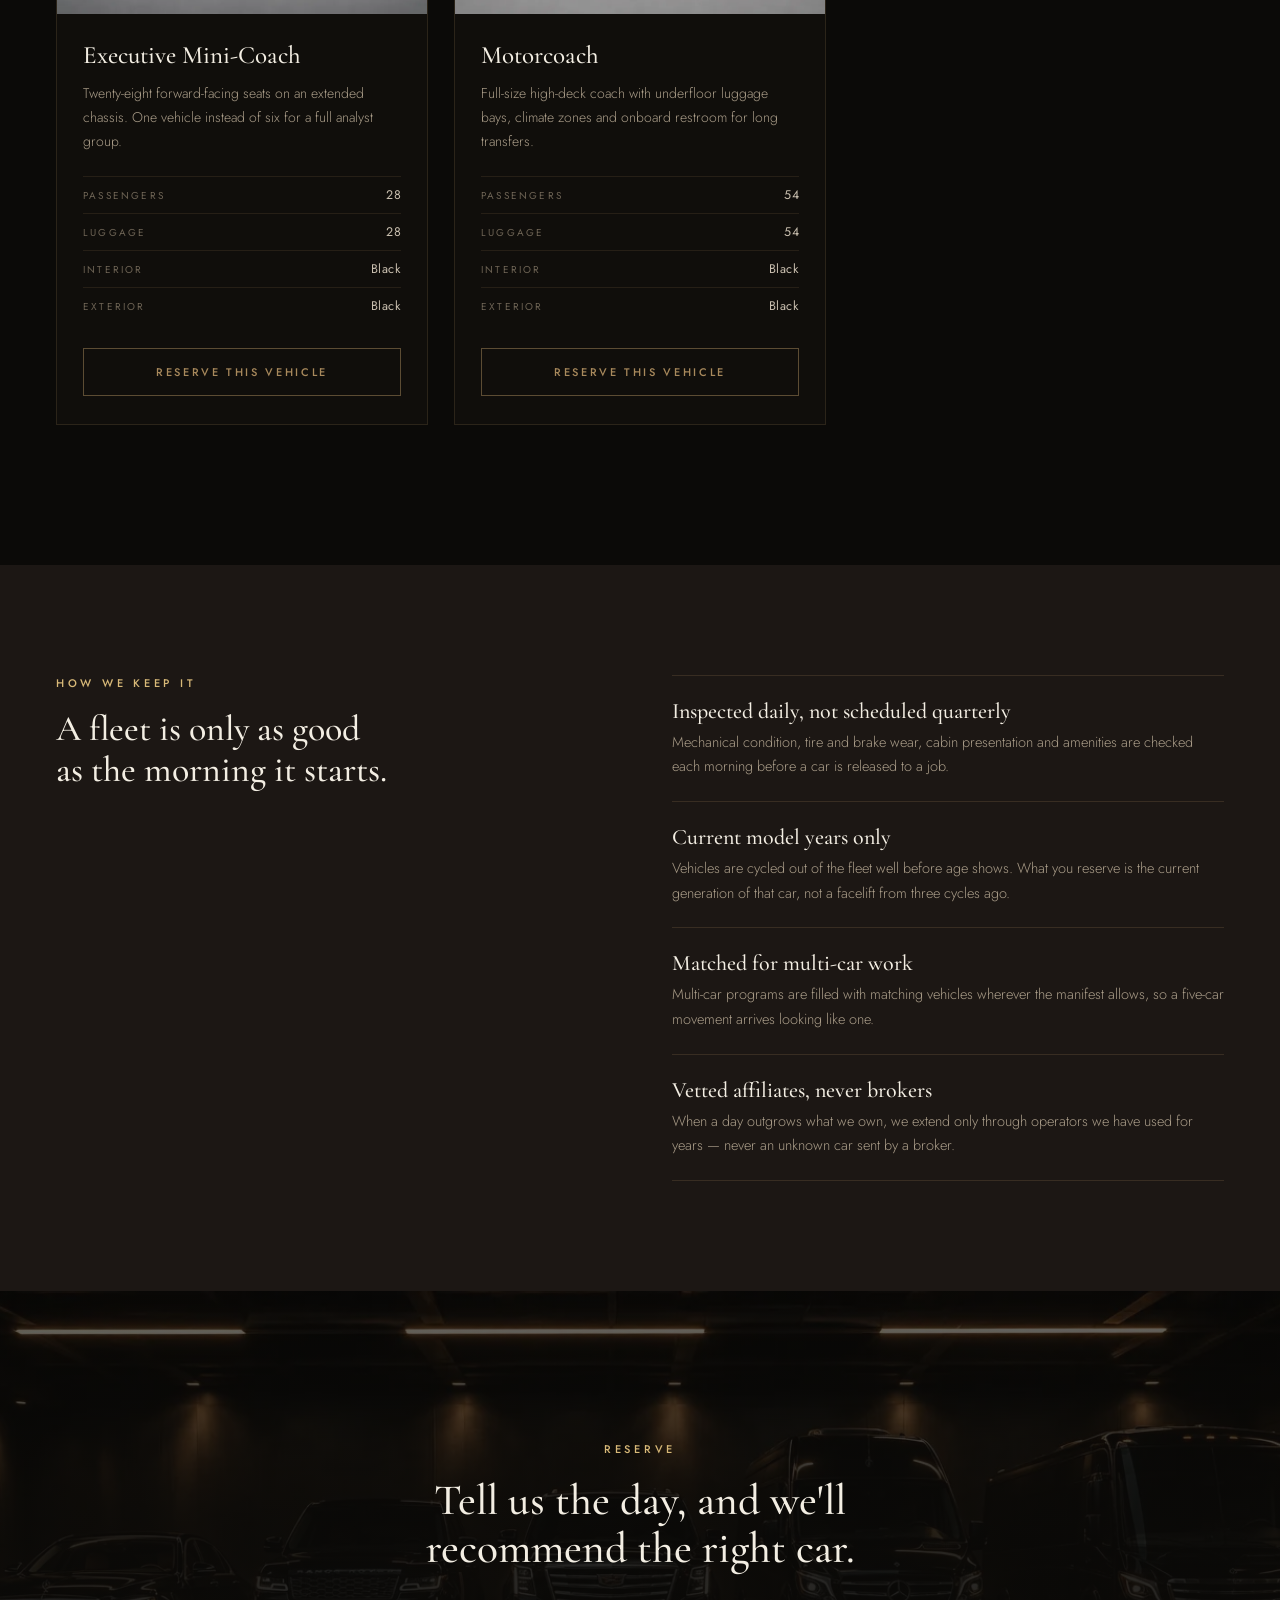
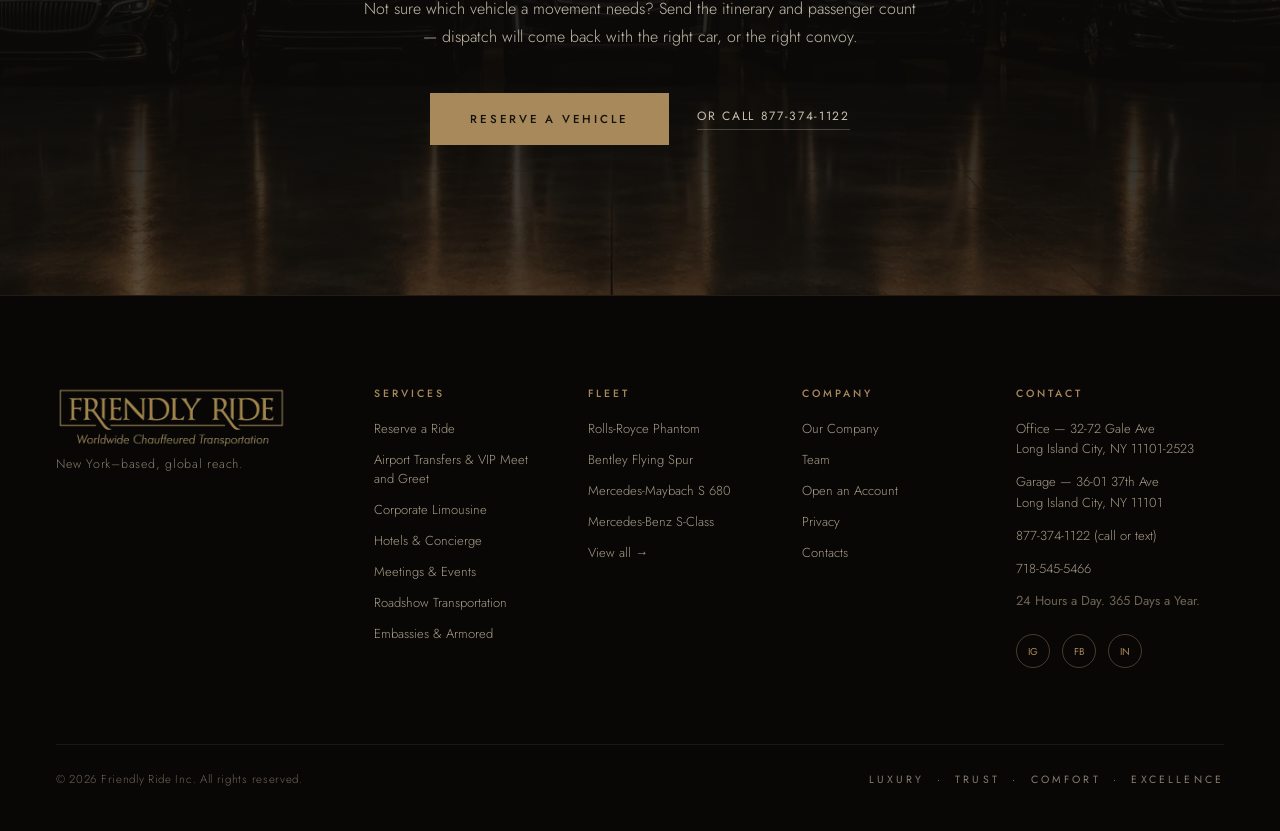
<file: fleet.html>
<!DOCTYPE html>
<html lang="en">
<head>
<meta charset="utf-8">
<meta name="viewport" content="width=device-width, initial-scale=1">
<title>The Fleet | Maybach, Rolls-Royce, Escalade, Sprinter &amp; Coaches | Friendly Ride Inc.</title>
<meta name="description" content="The Friendly Ride Inc. fleet — Rolls-Royce Phantom and Cullinan, Bentley Flying Spur, Mercedes-Maybach S 680 and GLS 600, Mercedes-Benz S 580 and EQS, Cadillac Escalade ESV, Range Rover Autobiography, Chrysler 300 stretch limousine, executive Sprinters and coaches to 54 passengers. Owned, garaged and inspected daily in Long Island City.">
<link rel="canonical" href="https://friendlyrideinc.com/fleet.html">
<link rel="preconnect" href="https://fonts.gstatic.com" crossorigin>
<link rel="preconnect" href="https://fonts.googleapis.com">
<link href="https://fonts.googleapis.com/css2?family=Cormorant+Garamond:wght@400;500;600&family=Jost:wght@300;400;500&display=swap" rel="stylesheet">
<link rel="stylesheet" href="styles.css">
<link rel="stylesheet" href="partners.css">
<link rel="stylesheet" href="fleet.css">
<script type="application/ld+json">{"@context":"https://schema.org","@type":"ItemList","name":"Friendly Ride Inc. Fleet","itemListElement":[{"@type":"Vehicle","name":"Rolls-Royce Phantom Extended"},{"@type":"Vehicle","name":"Bentley Flying Spur"},{"@type":"Vehicle","name":"Mercedes-Maybach S 680"},{"@type":"Vehicle","name":"Mercedes-Benz S 580 4MATIC"},{"@type":"Vehicle","name":"Mercedes-Benz EQS 580 4MATIC"},{"@type":"Vehicle","name":"Rolls-Royce Cullinan Presidential"},{"@type":"Vehicle","name":"Mercedes-Maybach GLS 600"},{"@type":"Vehicle","name":"Cadillac Escalade ESV"},{"@type":"Vehicle","name":"Range Rover Autobiography"},{"@type":"Vehicle","name":"Chrysler 300 Stretch Limousine"},{"@type":"Vehicle","name":"Mercedes-Benz Sprinter Executive Limo"},{"@type":"Vehicle","name":"Mercedes-Benz Sprinter Executive"},{"@type":"Vehicle","name":"Mercedes-Benz Sprinter Shuttle"},{"@type":"Vehicle","name":"Executive Mini-Coach"},{"@type":"Vehicle","name":"Motorcoach"}]}</script>
<script type="application/ld+json">{"@context":"https://schema.org","@type":"BreadcrumbList","itemListElement":[{"@type":"ListItem","position":1,"name":"Home","item":"https://friendlyrideinc.com/"},{"@type":"ListItem","position":2,"name":"The Fleet"}]}</script>
<link rel="icon" type="image/x-icon" href="assets/favicon.ico">
<link rel="icon" type="image/png" sizes="32x32" href="assets/favicon-32x32.png">
<link rel="icon" type="image/png" sizes="16x16" href="assets/favicon-16x16.png">
<link rel="apple-touch-icon" sizes="180x180" href="assets/apple-touch-icon.png">
<link rel="icon" type="image/png" sizes="192x192" href="assets/android-chrome-192x192.png">
</head>
<body>

<!-- ============ NAV ============ -->
<header class="nav">
  <a href="index.html" class="nav__logo">
    <img src="assets/frl-logo-full.png" alt="Friendly Ride — Worldwide Chauffeured Transportation" class="nav__mark">
  </a>
  <nav class="nav__links" id="navMenu">
    <div class="nav__dropdown">
      <button type="button" class="nav__link nav__dropdown-trigger" aria-expanded="false" aria-controls="servicesMenu">SERVICES <span class="nav__dropdown-caret"></span></button>
      <div class="nav__dropdown-menu" id="servicesMenu">
        <a href="airport-transfers.html" class="nav__dropdown-link">Airport Transfers &amp; VIP Greeting</a>
        <a href="corporate-limousine.html" class="nav__dropdown-link">Corporate Limousine</a>
        <a href="hotels-concierge.html" class="nav__dropdown-link">Hotels &amp; Concierge</a>
        <a href="meetings-events.html" class="nav__dropdown-link">Meetings &amp; Events</a>
        <a href="roadshow-transportation.html" class="nav__dropdown-link">Roadshow Transportation</a>
        <a href="embassies-armored.html" class="nav__dropdown-link">Embassies &amp; Armored Service</a>
      </div>
    </div>
    <a href="fleet.html" class="nav__link nav__link--active">FLEET</a>
    <a href="partners.html" class="nav__link">PARTNERS &amp; CLIENTS</a>
    <a href="contact-us.html" class="nav__link">CONTACT</a>
    <div class="nav__phones">
      <svg width="13" height="13" viewBox="0 0 24 24" fill="none" stroke="currentColor" stroke-width="1.5" stroke-linecap="round" stroke-linejoin="round" class="nav__phone-icon"><path d="M6.5 3.5h3l1.5 4-2 1.4a12 12 0 0 0 6.1 6.1l1.4-2 4 1.5v3a2 2 0 0 1-2.2 2A17.5 17.5 0 0 1 4.5 5.7a2 2 0 0 1 2-2.2z"></path></svg>
      <div class="nav__phone-numbers">
        <a href="tel:8773741122" class="nav__phone">877-374-1122</a>
        <a href="tel:7185455466" class="nav__phone">718-545-5466</a>
      </div>
    </div>
  </nav>
  <a href="contact-us.html" class="btn btn--nav">OPEN AN ACCOUNT</a>
  <a href="tel:8773741122" class="nav__call" aria-label="Call Friendly Ride">
    <svg width="16" height="16" viewBox="0 0 24 24" fill="none" stroke="currentColor" stroke-width="1.6" stroke-linecap="round" stroke-linejoin="round"><path d="M6.5 3.5h3l1.5 4-2 1.4a12 12 0 0 0 6.1 6.1l1.4-2 4 1.5v3a2 2 0 0 1-2.2 2A17.5 17.5 0 0 1 4.5 5.7a2 2 0 0 1 2-2.2z"></path></svg>
  </a>
  <button class="nav__toggle" id="navToggle" aria-label="Menu" aria-expanded="false" aria-controls="navMenu">
    <span></span><span></span><span></span>
  </button>
</header>

<!-- ============ HERO ============ -->
<section id="top" class="fl-hero">
  <img width="1344" height="576" class="fl-hero__bg" src="assets/fleet-hero.webp" alt="The fleet staged in formation with the Manhattan skyline behind at dusk">
  <div class="fl-hero__scrim-x"></div>
  <div class="fl-hero__scrim-y"></div>
  <div class="fl-hero__scrim-corner"></div>
  <div class="fl-hero__content">
    <div class="fl-hero__breadcrumb">
      <a href="index.html">Home</a><span>/</span>
      <span class="fl-hero__breadcrumb-current">The Fleet</span>
    </div>
    <div class="fl-hero__eyebrow">The Fleet</div>
    <h1 class="fl-hero__title">A fleet designed to make the journey unforgettable.</h1>
    <p class="fl-hero__desc">We do not broker your reservation to an unknown car. Every vehicle below is ours &mdash; current and late-model, maintained around the clock, and checked for mechanical condition and cabin presentation each day before it leaves Long Island City.</p>
    <div class="fl-hero__stats">
      <div>
        <div class="fl-hero__stat-num">15</div>
        <div class="fl-hero__stat-label">Vehicle Classes</div>
      </div>
      <div>
        <div class="fl-hero__stat-num">1&ndash;54</div>
        <div class="fl-hero__stat-label">Passengers</div>
      </div>
      <div>
        <div class="fl-hero__stat-num">24/7</div>
        <div class="fl-hero__stat-label">Maintained &amp; Dispatched</div>
      </div>
      <div>
        <div class="fl-hero__stat-num">100%</div>
        <div class="fl-hero__stat-label">Owned Fleet</div>
      </div>
    </div>
  </div>
</section>

<!-- ============ FILTER ============ -->
<section class="fl-filter">
  <div class="fl-filter__chips" id="fleetChips">
      <button type="button" class="fl-chip fl-chip--active" data-fleet-chip="all">All Vehicles</button>
      <button type="button" class="fl-chip" data-fleet-chip="sedans">Luxury Sedans</button>
      <button type="button" class="fl-chip" data-fleet-chip="suvs">Luxury SUVs</button>
      <button type="button" class="fl-chip" data-fleet-chip="limousines">Limousines</button>
      <button type="button" class="fl-chip" data-fleet-chip="sprinters">Executive Sprinters</button>
      <button type="button" class="fl-chip" data-fleet-chip="coaches">Coaches &amp; Passenger Buses</button>
  </div>
</section>

<!-- ============ COLLECTION ============ -->
<section class="fl-collection">
  <div class="fl-collection__inner">
      <div class="fl-section" id="sedans" data-fleet-sec="sedans">
        <div class="fl-section__head">
          <div>
            <h2 class="fl-section__title">Luxury Sedans</h2>
            <p class="fl-section__desc">The pinnacle of the chauffeured sedan &mdash; flagship rear cabins for one or two principals who intend to work, read or say nothing at all.</p>
          </div>
          <div class="fl-section__count">05 Vehicles</div>
        </div>
        <div class="fl-section__grid">
            <a href="reserve-a-ride.html?vehicle=phantom" class="fl-card">
              <div class="fl-card__media"><img width="814" height="547" src="assets/fleet-phantom.webp" alt="Rolls-Royce Phantom Extended, front three-quarter studio view" loading="lazy"></div>
              <div class="fl-card__body">
                <div class="fl-card__name">Rolls-Royce Phantom Extended</div>
                <p class="fl-card__text">Extended wheelbase and rear-hinged coach doors. The most formal arrival we operate, and the quietest cabin on the road.</p>
                <div class="fl-card__specs">
                  <div class="fl-card__spec"><div class="fl-card__spec-label">Passengers</div><div class="fl-card__spec-val">4</div></div>
                  <div class="fl-card__spec"><div class="fl-card__spec-label">Luggage</div><div class="fl-card__spec-val">3</div></div>
                  <div class="fl-card__spec"><div class="fl-card__spec-label">Interior</div><div class="fl-card__spec-val">Black</div></div>
                  <div class="fl-card__spec"><div class="fl-card__spec-label">Exterior</div><div class="fl-card__spec-val">Black</div></div>
                </div>
                <span class="fl-card__cta">RESERVE THIS VEHICLE</span>
              </div>
            </a>
            <a href="reserve-a-ride.html?vehicle=flying-spur" class="fl-card">
              <div class="fl-card__media"><img width="814" height="546" src="assets/fleet-bentley-flying-spur.webp" alt="Bentley Flying Spur, front three-quarter studio view" loading="lazy"></div>
              <div class="fl-card__body">
                <div class="fl-card__name">Bentley Flying Spur</div>
                <p class="fl-card__text">Handcrafted British luxury with a diamond-quilted cabin &mdash; a quieter, more understated alternative to the Maybach for the same principal-car role.</p>
                <div class="fl-card__specs">
                  <div class="fl-card__spec"><div class="fl-card__spec-label">Passengers</div><div class="fl-card__spec-val">3</div></div>
                  <div class="fl-card__spec"><div class="fl-card__spec-label">Luggage</div><div class="fl-card__spec-val">3</div></div>
                  <div class="fl-card__spec"><div class="fl-card__spec-label">Interior</div><div class="fl-card__spec-val">Black</div></div>
                  <div class="fl-card__spec"><div class="fl-card__spec-label">Exterior</div><div class="fl-card__spec-val">Black</div></div>
                </div>
                <span class="fl-card__cta">RESERVE THIS VEHICLE</span>
              </div>
            </a>
            <a href="reserve-a-ride.html?vehicle=maybach-s680" class="fl-card">
              <div class="fl-card__media"><img width="814" height="547" src="assets/fleet-maybach-s680.webp" alt="Mercedes-Maybach S 680, front three-quarter studio view" loading="lazy"></div>
              <div class="fl-card__body">
                <div class="fl-card__name">Mercedes-Maybach S 680</div>
                <p class="fl-card__text">Reclining rear executive seats, calf rests and a folding table. The flagship for the principal car in any convoy.</p>
                <div class="fl-card__specs">
                  <div class="fl-card__spec"><div class="fl-card__spec-label">Passengers</div><div class="fl-card__spec-val">3</div></div>
                  <div class="fl-card__spec"><div class="fl-card__spec-label">Luggage</div><div class="fl-card__spec-val">3</div></div>
                  <div class="fl-card__spec"><div class="fl-card__spec-label">Interior</div><div class="fl-card__spec-val">Black</div></div>
                  <div class="fl-card__spec"><div class="fl-card__spec-label">Exterior</div><div class="fl-card__spec-val">Black</div></div>
                </div>
                <span class="fl-card__cta">RESERVE THIS VEHICLE</span>
              </div>
            </a>
            <a href="reserve-a-ride.html?vehicle=s580" class="fl-card">
              <div class="fl-card__media"><img width="814" height="547" src="assets/fleet-s580.webp" alt="Mercedes-Benz S 580 4MATIC, front three-quarter studio view" loading="lazy"></div>
              <div class="fl-card__body">
                <div class="fl-card__name">Mercedes-Benz S 580 4MATIC</div>
                <p class="fl-card__text">Our standard executive sedan &mdash; quiet enough to take a call between stops, unremarkable enough to sit at any curb.</p>
                <div class="fl-card__specs">
                  <div class="fl-card__spec"><div class="fl-card__spec-label">Passengers</div><div class="fl-card__spec-val">3</div></div>
                  <div class="fl-card__spec"><div class="fl-card__spec-label">Luggage</div><div class="fl-card__spec-val">3</div></div>
                  <div class="fl-card__spec"><div class="fl-card__spec-label">Interior</div><div class="fl-card__spec-val">Black</div></div>
                  <div class="fl-card__spec"><div class="fl-card__spec-label">Exterior</div><div class="fl-card__spec-val">Black</div></div>
                </div>
                <span class="fl-card__cta">RESERVE THIS VEHICLE</span>
              </div>
            </a>
            <a href="reserve-a-ride.html?vehicle=eqs580" class="fl-card">
              <div class="fl-card__media"><img width="814" height="547" src="assets/fleet-eqs580.webp" alt="Mercedes-Benz EQS 580 4MATIC, front three-quarter studio view" loading="lazy"></div>
              <div class="fl-card__body">
                <div class="fl-card__name">Mercedes-Benz EQS 580 4MATIC</div>
                <p class="fl-card__text">All-electric flagship. Silent, zero tailpipe emissions, and the car we assign to accounts with a sustainability mandate.</p>
                <div class="fl-card__specs">
                  <div class="fl-card__spec"><div class="fl-card__spec-label">Passengers</div><div class="fl-card__spec-val">3</div></div>
                  <div class="fl-card__spec"><div class="fl-card__spec-label">Luggage</div><div class="fl-card__spec-val">3</div></div>
                  <div class="fl-card__spec"><div class="fl-card__spec-label">Interior</div><div class="fl-card__spec-val">Black</div></div>
                  <div class="fl-card__spec"><div class="fl-card__spec-label">Exterior</div><div class="fl-card__spec-val">Black</div></div>
                </div>
                <span class="fl-card__cta">RESERVE THIS VEHICLE</span>
              </div>
            </a>
        </div>
      </div>

      <div class="fl-section" id="suvs" data-fleet-sec="suvs">
        <div class="fl-section__head">
          <div>
            <h2 class="fl-section__title">Luxury SUVs</h2>
            <p class="fl-section__desc">Commanding presence with the luggage capacity a multi-city week demands &mdash; and the step-in height that makes a curbside exit effortless.</p>
          </div>
          <div class="fl-section__count">04 Vehicles</div>
        </div>
        <div class="fl-section__grid">
            <a href="reserve-a-ride.html?vehicle=cullinan" class="fl-card">
              <div class="fl-card__media"><img width="814" height="547" src="assets/fleet-cullinan.webp" alt="Rolls-Royce Cullinan Presidential, front three-quarter studio view" loading="lazy"></div>
              <div class="fl-card__body">
                <div class="fl-card__name">Rolls-Royce Cullinan Presidential</div>
                <p class="fl-card__text">Presidential rear configuration with individual seats and a fixed center console. Coach doors and the highest seating position in the collection.</p>
                <div class="fl-card__specs">
                  <div class="fl-card__spec"><div class="fl-card__spec-label">Passengers</div><div class="fl-card__spec-val">5</div></div>
                  <div class="fl-card__spec"><div class="fl-card__spec-label">Luggage</div><div class="fl-card__spec-val">4</div></div>
                  <div class="fl-card__spec"><div class="fl-card__spec-label">Interior</div><div class="fl-card__spec-val">Black</div></div>
                  <div class="fl-card__spec"><div class="fl-card__spec-label">Exterior</div><div class="fl-card__spec-val">Black</div></div>
                </div>
                <span class="fl-card__cta">RESERVE THIS VEHICLE</span>
              </div>
            </a>
            <a href="reserve-a-ride.html?vehicle=gls600" class="fl-card">
              <div class="fl-card__media"><img width="814" height="547" src="assets/fleet-gls600.webp" alt="Mercedes-Maybach GLS 600, front three-quarter studio view" loading="lazy"></div>
              <div class="fl-card__body">
                <div class="fl-card__name">Mercedes-Maybach GLS 600</div>
                <p class="fl-card__text">Maybach-appointed rear cabin in an SUV body &mdash; executive recliners, chauffeur partition and a first-class armrest.</p>
                <div class="fl-card__specs">
                  <div class="fl-card__spec"><div class="fl-card__spec-label">Passengers</div><div class="fl-card__spec-val">4</div></div>
                  <div class="fl-card__spec"><div class="fl-card__spec-label">Luggage</div><div class="fl-card__spec-val">4</div></div>
                  <div class="fl-card__spec"><div class="fl-card__spec-label">Interior</div><div class="fl-card__spec-val">Black</div></div>
                  <div class="fl-card__spec"><div class="fl-card__spec-label">Exterior</div><div class="fl-card__spec-val">Black</div></div>
                </div>
                <span class="fl-card__cta">RESERVE THIS VEHICLE</span>
              </div>
            </a>
            <a href="reserve-a-ride.html?vehicle=escalade" class="fl-card">
              <div class="fl-card__media"><img width="814" height="547" src="assets/fleet-escalade-esv.webp" alt="Cadillac Escalade ESV, front three-quarter studio view" loading="lazy"></div>
              <div class="fl-card__body">
                <div class="fl-card__name">Cadillac Escalade ESV</div>
                <p class="fl-card__text">The working SUV of the fleet. Six seats and six bags without compromise, on the extended ESV wheelbase.</p>
                <div class="fl-card__specs">
                  <div class="fl-card__spec"><div class="fl-card__spec-label">Passengers</div><div class="fl-card__spec-val">6</div></div>
                  <div class="fl-card__spec"><div class="fl-card__spec-label">Luggage</div><div class="fl-card__spec-val">6</div></div>
                  <div class="fl-card__spec"><div class="fl-card__spec-label">Interior</div><div class="fl-card__spec-val">Black</div></div>
                  <div class="fl-card__spec"><div class="fl-card__spec-label">Exterior</div><div class="fl-card__spec-val">Black</div></div>
                </div>
                <span class="fl-card__cta">RESERVE THIS VEHICLE</span>
              </div>
            </a>
            <a href="reserve-a-ride.html?vehicle=range-rover" class="fl-card">
              <div class="fl-card__media"><img width="814" height="547" src="assets/fleet-range-rover.webp" alt="Range Rover Autobiography, front three-quarter studio view" loading="lazy"></div>
              <div class="fl-card__body">
                <div class="fl-card__name">Range Rover Autobiography</div>
                <p class="fl-card__text">Autobiography long-wheelbase specification &mdash; the quietest cabin Land Rover builds, and the most discreet arrival in the SUV class.</p>
                <div class="fl-card__specs">
                  <div class="fl-card__spec"><div class="fl-card__spec-label">Passengers</div><div class="fl-card__spec-val">5</div></div>
                  <div class="fl-card__spec"><div class="fl-card__spec-label">Luggage</div><div class="fl-card__spec-val">4</div></div>
                  <div class="fl-card__spec"><div class="fl-card__spec-label">Interior</div><div class="fl-card__spec-val">Black</div></div>
                  <div class="fl-card__spec"><div class="fl-card__spec-label">Exterior</div><div class="fl-card__spec-val">Black</div></div>
                </div>
                <span class="fl-card__cta">RESERVE THIS VEHICLE</span>
              </div>
            </a>
        </div>
      </div>

      <div class="fl-section" id="limousines" data-fleet-sec="limousines">
        <div class="fl-section__head">
          <div>
            <h2 class="fl-section__title">Limousines</h2>
            <p class="fl-section__desc">The traditional stretch, for celebrations and group arrivals where the vehicle is part of the occasion.</p>
          </div>
          <div class="fl-section__count">01 Vehicle</div>
        </div>
        <div class="fl-section__grid">
            <a href="reserve-a-ride.html?vehicle=chrysler300-limo" class="fl-card">
              <div class="fl-card__media"><img width="814" height="547" src="assets/fleet-chrysler300-limo.webp" alt="Chrysler 300 Stretch Limousine, front three-quarter studio view" loading="lazy"></div>
              <div class="fl-card__body">
                <div class="fl-card__name">Chrysler 300 Stretch Limousine</div>
                <p class="fl-card__text">Ten passengers on facing bench seating with a privacy partition, bar console and perimeter lighting.</p>
                <div class="fl-card__specs">
                  <div class="fl-card__spec"><div class="fl-card__spec-label">Passengers</div><div class="fl-card__spec-val">10</div></div>
                  <div class="fl-card__spec"><div class="fl-card__spec-label">Luggage</div><div class="fl-card__spec-val">4</div></div>
                  <div class="fl-card__spec"><div class="fl-card__spec-label">Interior</div><div class="fl-card__spec-val">Black</div></div>
                  <div class="fl-card__spec"><div class="fl-card__spec-label">Exterior</div><div class="fl-card__spec-val">Black</div></div>
                </div>
                <span class="fl-card__cta">RESERVE THIS VEHICLE</span>
              </div>
            </a>
        </div>
      </div>

      <div class="fl-section" id="sprinters" data-fleet-sec="sprinters">
        <div class="fl-section__head">
          <div>
            <h2 class="fl-section__title">Executive Sprinters</h2>
            <p class="fl-section__desc">Mercedes-Benz Sprinters in three configurations &mdash; limo, executive and shuttle &mdash; for the group that needs to arrive together and brief on the way.</p>
          </div>
          <div class="fl-section__count">03 Vehicles</div>
        </div>
        <div class="fl-section__grid">
            <a href="reserve-a-ride.html?vehicle=sprinter-limo" class="fl-card">
              <div class="fl-card__media"><img width="814" height="547" src="assets/fleet-sprinter-limo.webp" alt="Mercedes-Benz Sprinter Executive Limo, front three-quarter studio view" loading="lazy"></div>
              <div class="fl-card__body">
                <div class="fl-card__name">Mercedes-Benz Sprinter Executive Limo</div>
                <p class="fl-card__text">Blacked-out limousine conversion with facing captain&rsquo;s chairs, a center table and full privacy glass.</p>
                <div class="fl-card__specs">
                  <div class="fl-card__spec"><div class="fl-card__spec-label">Passengers</div><div class="fl-card__spec-val">10</div></div>
                  <div class="fl-card__spec"><div class="fl-card__spec-label">Luggage</div><div class="fl-card__spec-val">8</div></div>
                  <div class="fl-card__spec"><div class="fl-card__spec-label">Interior</div><div class="fl-card__spec-val">Black</div></div>
                  <div class="fl-card__spec"><div class="fl-card__spec-label">Exterior</div><div class="fl-card__spec-val">Black</div></div>
                </div>
                <span class="fl-card__cta">RESERVE THIS VEHICLE</span>
              </div>
            </a>
            <a href="reserve-a-ride.html?vehicle=sprinter-executive" class="fl-card">
              <div class="fl-card__media"><img width="814" height="547" src="assets/fleet-sprinter-executive.webp" alt="Mercedes-Benz Sprinter Executive, front three-quarter studio view" loading="lazy"></div>
              <div class="fl-card__body">
                <div class="fl-card__name">Mercedes-Benz Sprinter Executive</div>
                <p class="fl-card__text">A mobile conference room between meetings &mdash; the whole team briefed on the way to the next building.</p>
                <div class="fl-card__specs">
                  <div class="fl-card__spec"><div class="fl-card__spec-label">Passengers</div><div class="fl-card__spec-val">14</div></div>
                  <div class="fl-card__spec"><div class="fl-card__spec-label">Luggage</div><div class="fl-card__spec-val">14</div></div>
                  <div class="fl-card__spec"><div class="fl-card__spec-label">Interior</div><div class="fl-card__spec-val">Black</div></div>
                  <div class="fl-card__spec"><div class="fl-card__spec-label">Exterior</div><div class="fl-card__spec-val">Black</div></div>
                </div>
                <span class="fl-card__cta">RESERVE THIS VEHICLE</span>
              </div>
            </a>
            <a href="reserve-a-ride.html?vehicle=sprinter-shuttle" class="fl-card">
              <div class="fl-card__media"><img width="814" height="547" src="assets/fleet-sprinter-shuttle.webp" alt="Mercedes-Benz Sprinter Shuttle, front three-quarter studio view" loading="lazy"></div>
              <div class="fl-card__body">
                <div class="fl-card__name">Mercedes-Benz Sprinter Shuttle</div>
                <p class="fl-card__text">Forward-facing shuttle seating with a dedicated luggage bay. The airport and hotel workhorse of the fleet.</p>
                <div class="fl-card__specs">
                  <div class="fl-card__spec"><div class="fl-card__spec-label">Passengers</div><div class="fl-card__spec-val">14</div></div>
                  <div class="fl-card__spec"><div class="fl-card__spec-label">Luggage</div><div class="fl-card__spec-val">20</div></div>
                  <div class="fl-card__spec"><div class="fl-card__spec-label">Interior</div><div class="fl-card__spec-val">Black</div></div>
                  <div class="fl-card__spec"><div class="fl-card__spec-label">Exterior</div><div class="fl-card__spec-val">Black</div></div>
                </div>
                <span class="fl-card__cta">RESERVE THIS VEHICLE</span>
              </div>
            </a>
        </div>
      </div>

      <div class="fl-section" id="coaches" data-fleet-sec="coaches">
        <div class="fl-section__head">
          <div>
            <h2 class="fl-section__title">Coaches &amp; Passenger Buses</h2>
            <p class="fl-section__desc">Investor days, conferences and campaign travel &mdash; in unmarked black, with no livery announcing who is inside.</p>
          </div>
          <div class="fl-section__count">02 Vehicles</div>
        </div>
        <div class="fl-section__grid">
            <a href="reserve-a-ride.html?vehicle=minicoach" class="fl-card">
              <div class="fl-card__media"><img width="814" height="547" src="assets/fleet-minicoach.webp" alt="Executive Mini-Coach, front three-quarter studio view" loading="lazy"></div>
              <div class="fl-card__body">
                <div class="fl-card__name">Executive Mini-Coach</div>
                <p class="fl-card__text">Twenty-eight forward-facing seats on an extended chassis. One vehicle instead of six for a full analyst group.</p>
                <div class="fl-card__specs">
                  <div class="fl-card__spec"><div class="fl-card__spec-label">Passengers</div><div class="fl-card__spec-val">28</div></div>
                  <div class="fl-card__spec"><div class="fl-card__spec-label">Luggage</div><div class="fl-card__spec-val">28</div></div>
                  <div class="fl-card__spec"><div class="fl-card__spec-label">Interior</div><div class="fl-card__spec-val">Black</div></div>
                  <div class="fl-card__spec"><div class="fl-card__spec-label">Exterior</div><div class="fl-card__spec-val">Black</div></div>
                </div>
                <span class="fl-card__cta">RESERVE THIS VEHICLE</span>
              </div>
            </a>
            <a href="reserve-a-ride.html?vehicle=motorcoach" class="fl-card">
              <div class="fl-card__media"><img width="814" height="547" src="assets/fleet-motorcoach.webp" alt="Motorcoach, front three-quarter studio view" loading="lazy"></div>
              <div class="fl-card__body">
                <div class="fl-card__name">Motorcoach</div>
                <p class="fl-card__text">Full-size high-deck coach with underfloor luggage bays, climate zones and onboard restroom for long transfers.</p>
                <div class="fl-card__specs">
                  <div class="fl-card__spec"><div class="fl-card__spec-label">Passengers</div><div class="fl-card__spec-val">54</div></div>
                  <div class="fl-card__spec"><div class="fl-card__spec-label">Luggage</div><div class="fl-card__spec-val">54</div></div>
                  <div class="fl-card__spec"><div class="fl-card__spec-label">Interior</div><div class="fl-card__spec-val">Black</div></div>
                  <div class="fl-card__spec"><div class="fl-card__spec-label">Exterior</div><div class="fl-card__spec-val">Black</div></div>
                </div>
                <span class="fl-card__cta">RESERVE THIS VEHICLE</span>
              </div>
            </a>
        </div>
      </div>
  </div>
</section>

<!-- ============ HOW WE KEEP IT ============ -->
<section class="fl-note">
  <div class="fl-note__inner">
    <div>
      <div class="fl-note__eyebrow">How We Keep It</div>
      <h2 class="fl-note__title">A fleet is only as good as the morning it starts.</h2>
    </div>
    <div class="fl-note__list">
      <div class="fl-note__item">
        <div class="fl-note__item-title">Inspected daily, not scheduled quarterly</div>
        <p class="fl-note__item-text">Mechanical condition, tire and brake wear, cabin presentation and amenities are checked each morning before a car is released to a job.</p>
      </div>
      <div class="fl-note__item">
        <div class="fl-note__item-title">Current model years only</div>
        <p class="fl-note__item-text">Vehicles are cycled out of the fleet well before age shows. What you reserve is the current generation of that car, not a facelift from three cycles ago.</p>
      </div>
      <div class="fl-note__item">
        <div class="fl-note__item-title">Matched for multi-car work</div>
        <p class="fl-note__item-text">Multi-car programs are filled with matching vehicles wherever the manifest allows, so a five-car movement arrives looking like one.</p>
      </div>
      <div class="fl-note__item fl-note__item--last">
        <div class="fl-note__item-title">Vetted affiliates, never brokers</div>
        <p class="fl-note__item-text">When a day outgrows what we own, we extend only through operators we have used for years &mdash; never an unknown car sent by a broker.</p>
      </div>
    </div>
  </div>
</section>

<!-- ============ CTA ============ -->
<section class="fl-cta">
  <img loading="lazy" width="1344" height="576" src="assets/fleet-cta.webp" alt="The fleet lined up nose-out in the private garage at night" class="fl-cta__bg">
  <div class="fl-cta__scrim"></div>
  <div class="fl-cta__content">
    <div class="fl-cta__eyebrow">Reserve</div>
    <h2 class="fl-cta__title">Tell us the day, and we'll recommend the right car.</h2>
    <p class="fl-cta__desc">Not sure which vehicle a movement needs? Send the itinerary and passenger count &mdash; dispatch will come back with the right car, or the right convoy.</p>
    <div class="fl-cta__actions">
      <a href="reserve-a-ride.html" class="btn btn--solid">RESERVE A VEHICLE</a>
      <a href="tel:8773741122" class="fl-cta__call">OR CALL 877-374-1122</a>
    </div>
  </div>
</section>

<!-- ============ FOOTER ============ -->
<footer class="footer">
  <div class="footer__grid">
    <div class="footer__brand">
      <a href="index.html">
        <img loading="lazy" src="assets/frl-logo-full.png" alt="Friendly Ride — Worldwide Chauffeured Transportation" class="footer__lockup">
      </a>
      <div class="footer__tagline">New York&ndash;based, global reach.</div>
    </div>
    <div class="footer__col">
      <div class="footer__heading">Services</div>
      <div class="footer__links">
        <a href="reserve-a-ride.html">Reserve a Ride</a>
        <a href="airport-transfers.html">Airport Transfers &amp; VIP Meet and Greet</a>
        <a href="corporate-limousine.html">Corporate Limousine</a>
        <a href="hotels-concierge.html">Hotels &amp; Concierge</a>
        <a href="meetings-events.html">Meetings &amp; Events</a>
        <a href="roadshow-transportation.html">Roadshow Transportation</a>
        <a href="embassies-armored.html">Embassies &amp; Armored</a>
      </div>
    </div>
    <div class="footer__col">
      <div class="footer__heading">Fleet</div>
      <div class="footer__links">
        <a href="fleet.html#sedans">Rolls-Royce Phantom</a>
        <a href="fleet.html#sedans">Bentley Flying Spur</a>
        <a href="fleet.html#sedans">Mercedes-Maybach S 680</a>
        <a href="fleet.html#sedans">Mercedes-Benz S-Class</a>
        <a href="fleet.html">View all &rarr;</a>
      </div>
    </div>
    <div class="footer__col">
      <div class="footer__heading">Company</div>
      <div class="footer__links">
        <a href="maintenance.html">Our Company</a>
        <a href="maintenance.html">Team</a>
        <a href="contact-us.html">Open an Account</a>
        <a href="maintenance.html">Privacy</a>
        <a href="contact-us.html">Contacts</a>
      </div>
    </div>
    <div class="footer__col">
      <div class="footer__heading">Contact</div>
      <div class="footer__contact">
        <a href="https://www.google.com/maps/search/?api=1&amp;query=32-72+Gale+Ave%2C+Long+Island+City%2C+NY+11101-2523">Office &mdash; 32-72 Gale Ave<br>Long Island City, NY 11101-2523</a>
        <a href="https://www.google.com/maps/search/?api=1&amp;query=36-01+37th+Ave%2C+Long+Island+City%2C+NY+11101">Garage &mdash; 36-01 37th Ave<br>Long Island City, NY 11101</a>
        <a href="tel:8773741122">877-374-1122 (call or text)</a>
        <a href="tel:7185455466">718-545-5466</a>
        <div class="footer__hours">24 Hours a Day. 365 Days a Year.</div>
      </div>
      <div class="footer__social">
        <a href="#" aria-label="Instagram">IG</a>
        <a href="#" aria-label="Facebook">FB</a>
        <a href="#" aria-label="LinkedIn">IN</a>
      </div>
    </div>
  </div>
  <div class="footer__bottom">
    <div class="footer__copy">&copy; 2026 Friendly Ride Inc. All rights reserved.</div>
    <div class="footer__values">Luxury &nbsp;&middot;&nbsp; Trust &nbsp;&middot;&nbsp; Comfort &nbsp;&middot;&nbsp; Excellence</div>
  </div>
</footer>

<script src="script.js" defer></script>
<script src="fleet-filter.js" defer></script>
<!-- ============ WHATSAPP WIDGET ============ -->
<div class="wa-widget" id="waWidget">
  <div class="wa-panel" id="waPanel" hidden>
    <div class="wa-panel__head">
      <div class="wa-panel__head-text">
        <div class="wa-panel__title">Friendly Ride</div>
        <div class="wa-panel__subtitle">Usually replies within minutes</div>
      </div>
      <button type="button" class="wa-panel__close" id="waClose" aria-label="Close chat">&times;</button>
    </div>
    <div class="wa-panel__body">
      <div class="wa-bubble">Hi there &mdash; how can we help? Send us a message and we&rsquo;ll pick it up on WhatsApp right away.</div>
    </div>
    <form class="wa-panel__form" id="waForm">
      <textarea class="wa-panel__input" id="waMessage" rows="2" placeholder="Type your message&hellip;"></textarea>
      <button type="submit" class="wa-panel__send" aria-label="Send on WhatsApp">
        <svg width="18" height="18" viewBox="0 0 24 24" fill="currentColor"><path d="M2 21l1.65-6.03A9 9 0 1 1 9 20.35L2 21zm7.1-4.7.35.2a7 7 0 1 0-2.95-2.95l.2.35-.9 3.3 3.3-.9zm5.1-3.2c-.2-.1-1.2-.6-1.4-.65-.2-.08-.33-.1-.47.1-.14.2-.53.65-.65.78-.12.13-.24.15-.44.05-.2-.1-.87-.32-1.65-1.02-.6-.55-1.02-1.22-1.14-1.42-.12-.2-.01-.32.09-.42.1-.1.2-.24.3-.36.1-.12.13-.2.2-.34.07-.13.03-.25-.02-.35-.05-.1-.47-1.12-.64-1.54-.17-.4-.34-.35-.47-.36h-.4c-.13 0-.35.05-.53.25-.18.2-.7.68-.7 1.66 0 .98.72 1.93.82 2.06.1.13 1.4 2.15 3.4 3.01.48.2.85.33 1.14.42.48.15.92.13 1.26.08.39-.06 1.2-.49 1.37-.96.17-.47.17-.88.12-.96-.05-.09-.18-.14-.38-.24z"></path></svg>
      </button>
    </form>
    <a href="tel:8773741122" class="wa-panel__fallback">Prefer to call? 877-374-1122</a>
  </div>
  <button type="button" class="wa-toggle" id="waToggle" aria-label="Chat with us on WhatsApp">
    <svg width="28" height="28" viewBox="0 0 24 24" fill="currentColor"><path d="M12 2C6.48 2 2 6.36 2 11.75c0 2.06.63 3.97 1.72 5.56L2 22l4.86-1.63a10.2 10.2 0 0 0 5.14 1.38c5.52 0 10-4.36 10-9.75S17.52 2 12 2zm5.1 13.84c-.22.6-1.27 1.16-1.75 1.2-.45.05-.92.24-3.08-.66-2.6-1.08-4.28-3.72-4.4-3.89-.13-.17-1.06-1.4-1.06-2.68 0-1.27.67-1.9.9-2.16.23-.25.5-.32.67-.32.17 0 .34 0 .48.01.16.01.36-.06.57.43.22.5.73 1.73.79 1.85.06.13.1.28.02.45-.09.17-.13.28-.26.43-.13.15-.28.34-.4.46-.13.13-.27.27-.12.53.16.26.7 1.15 1.5 1.86 1.03.92 1.9 1.2 2.16 1.34.26.13.42.11.57-.07.16-.17.66-.77.84-1.03.18-.26.36-.22.6-.13.25.09 1.58.75 1.85.88.27.13.45.2.51.31.07.11.07.63-.15 1.23z"></path></svg>
  </button>
</div>

<script src="whatsapp-widget.js" defer></script>
</body>
</html>
</file>
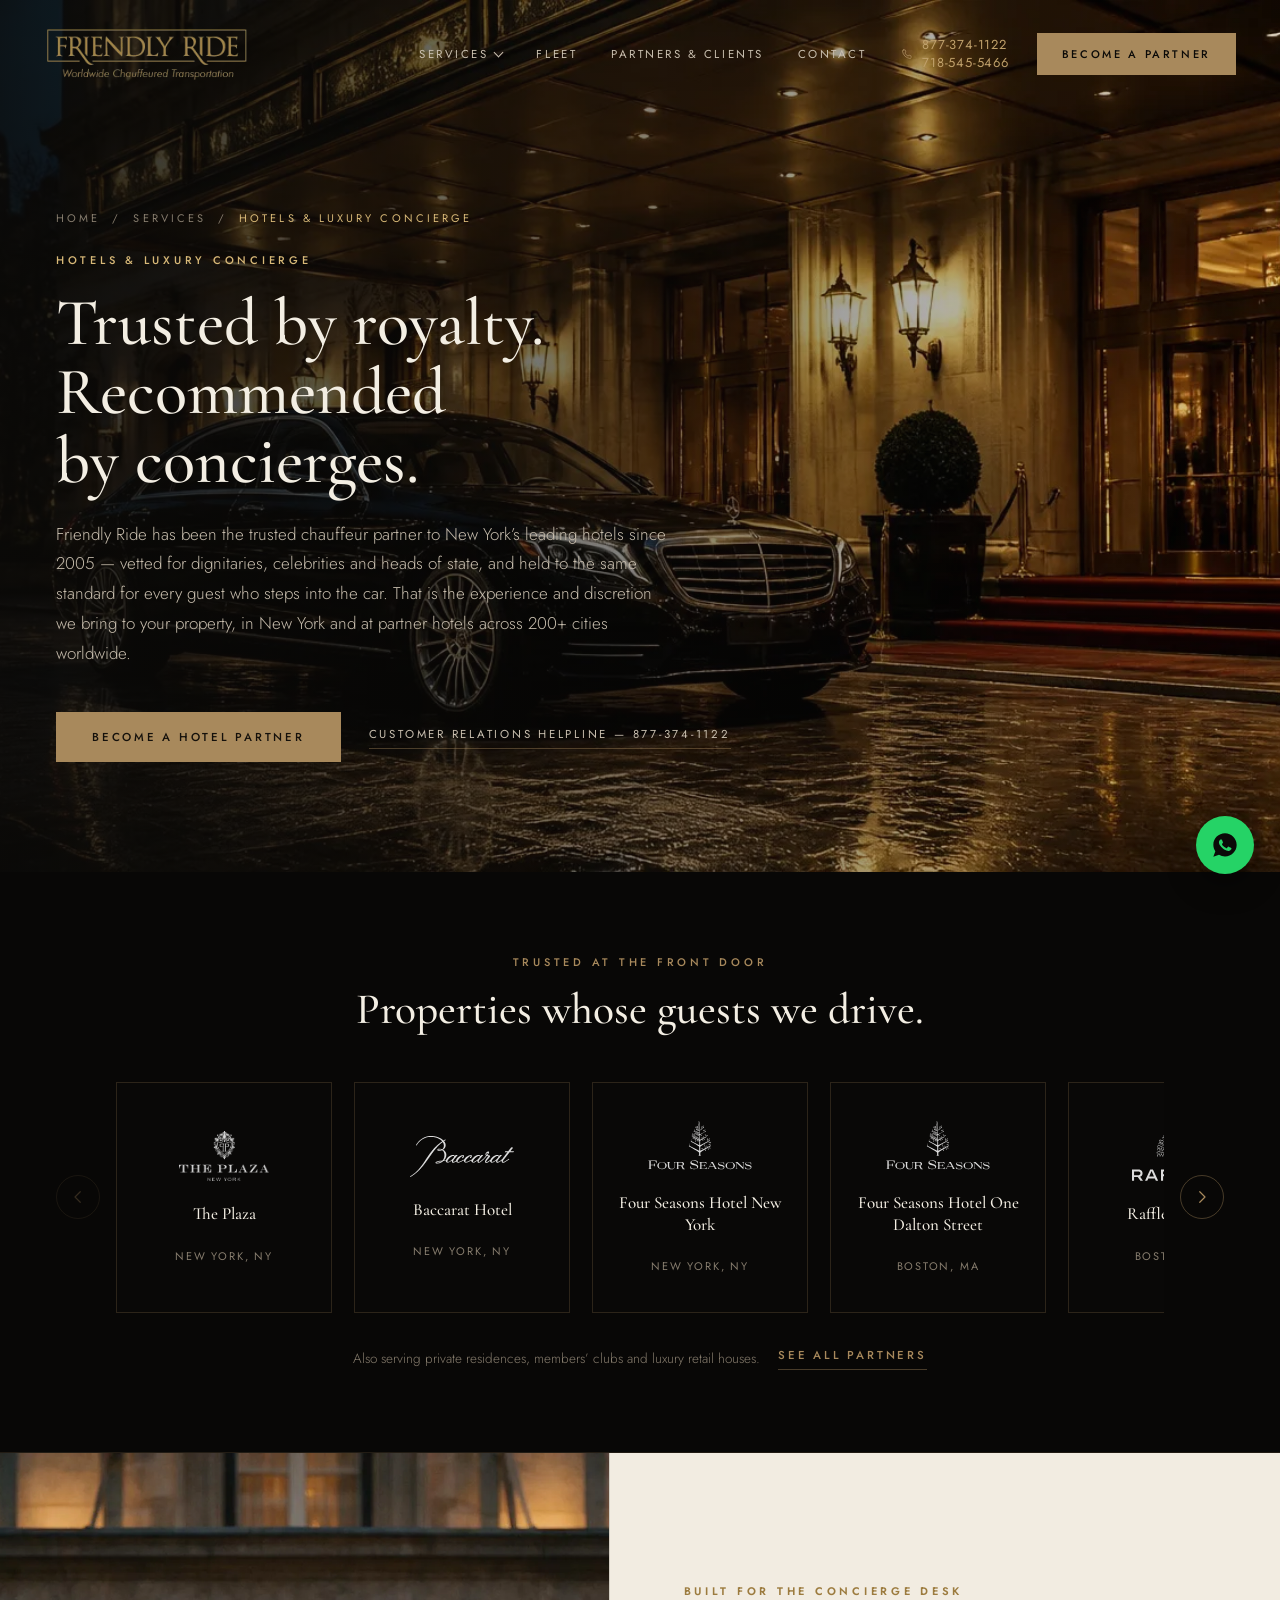
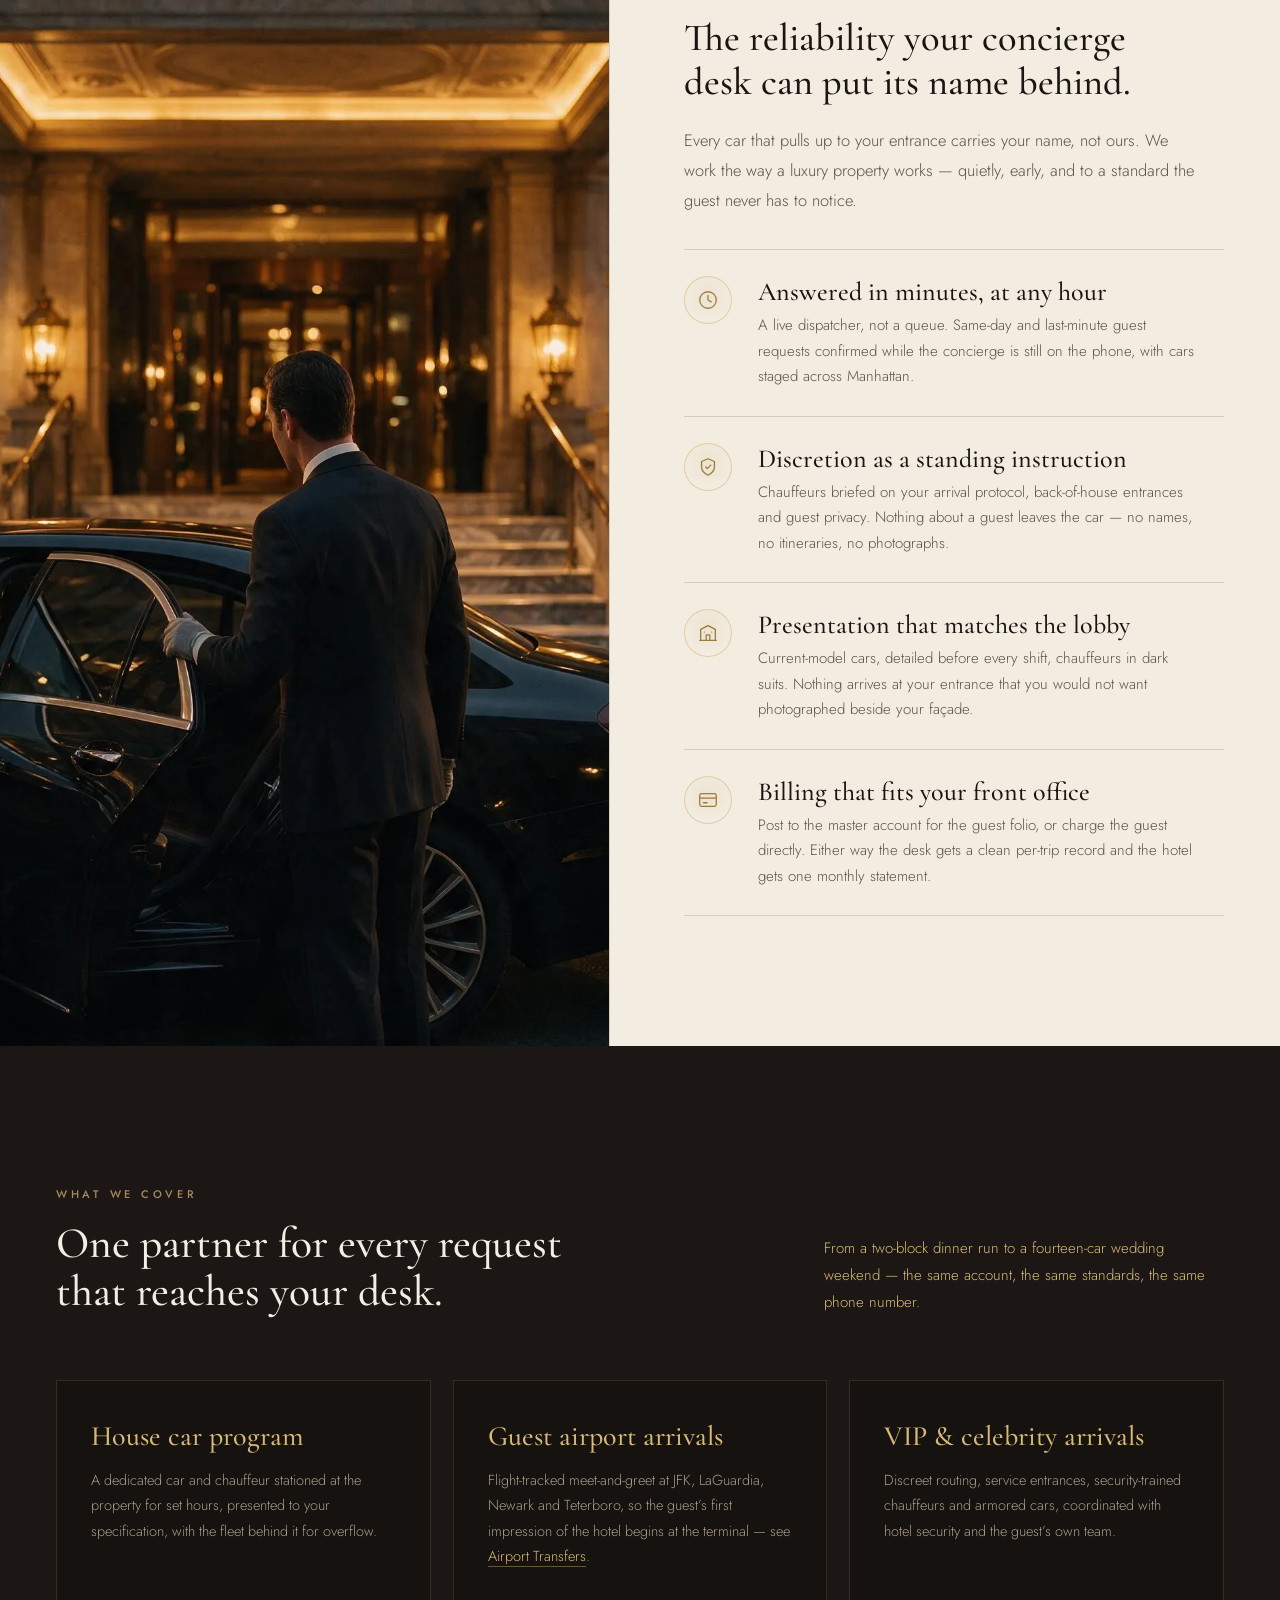
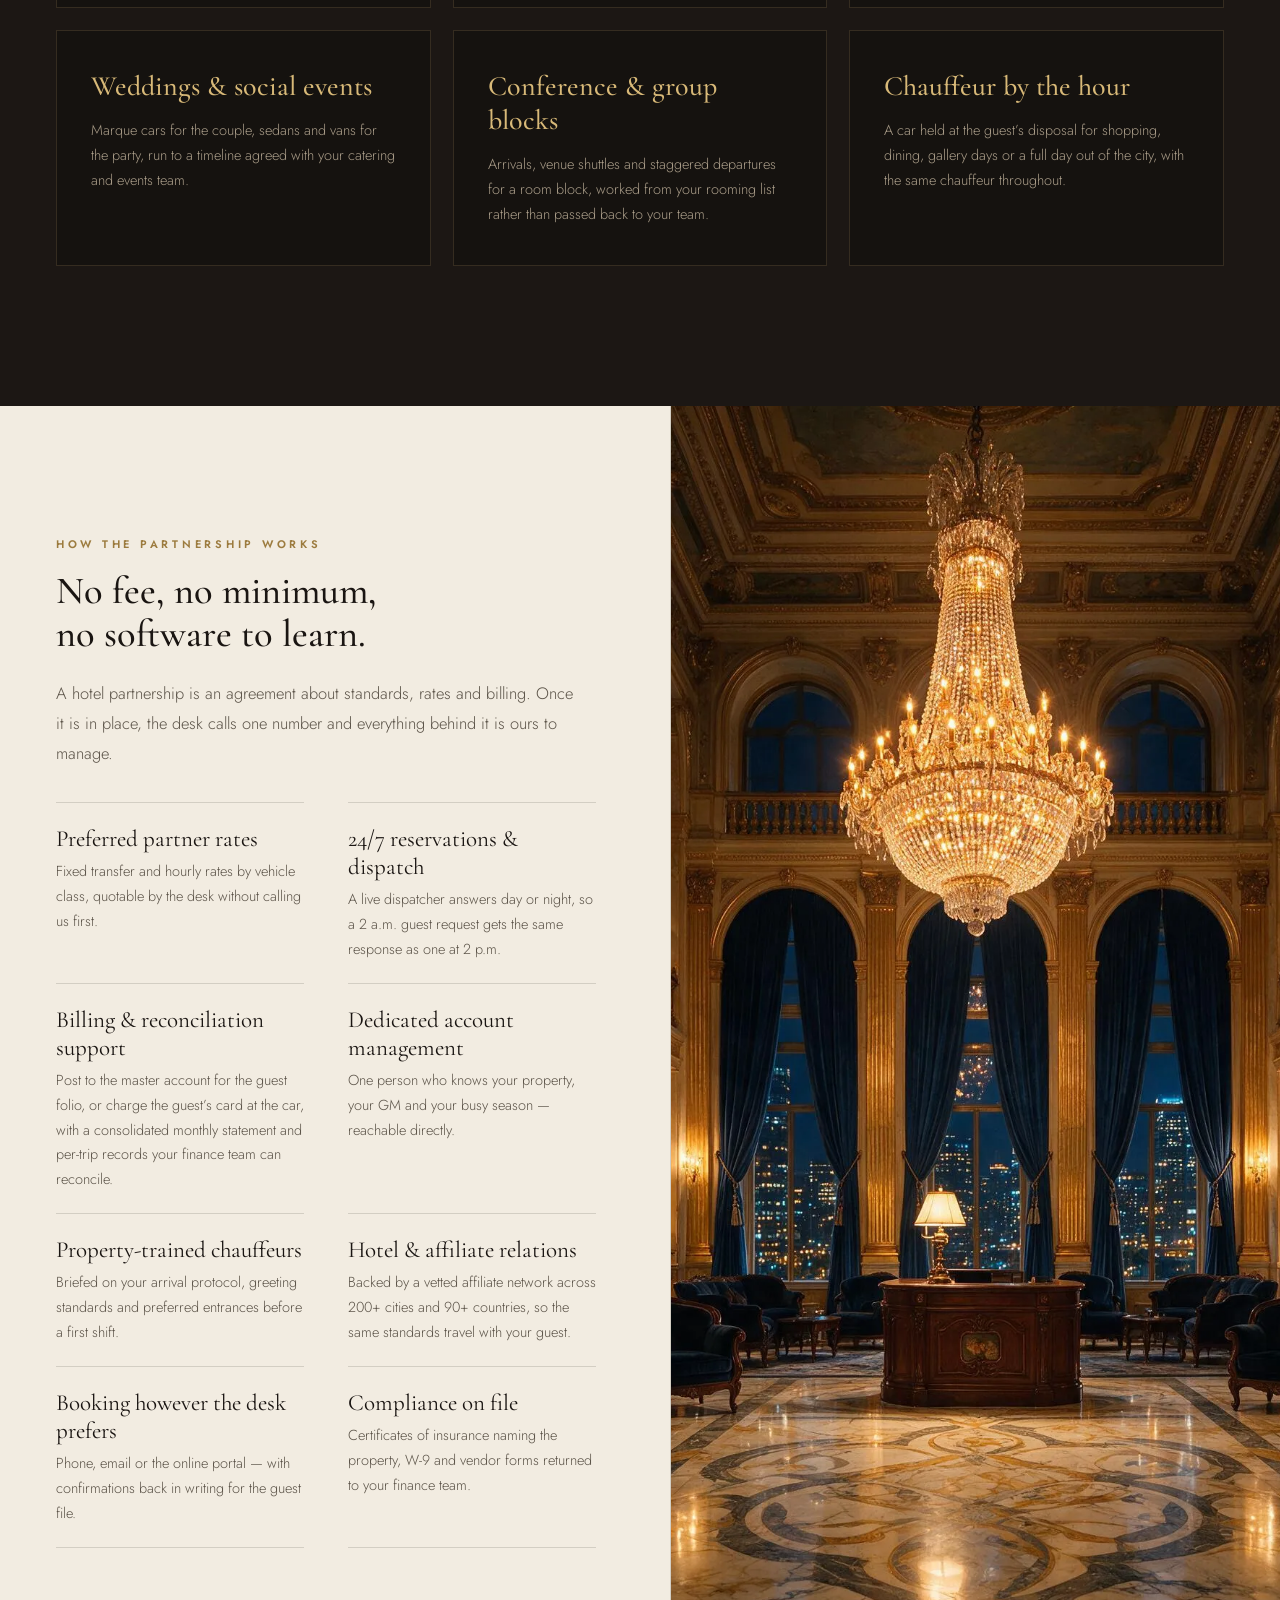
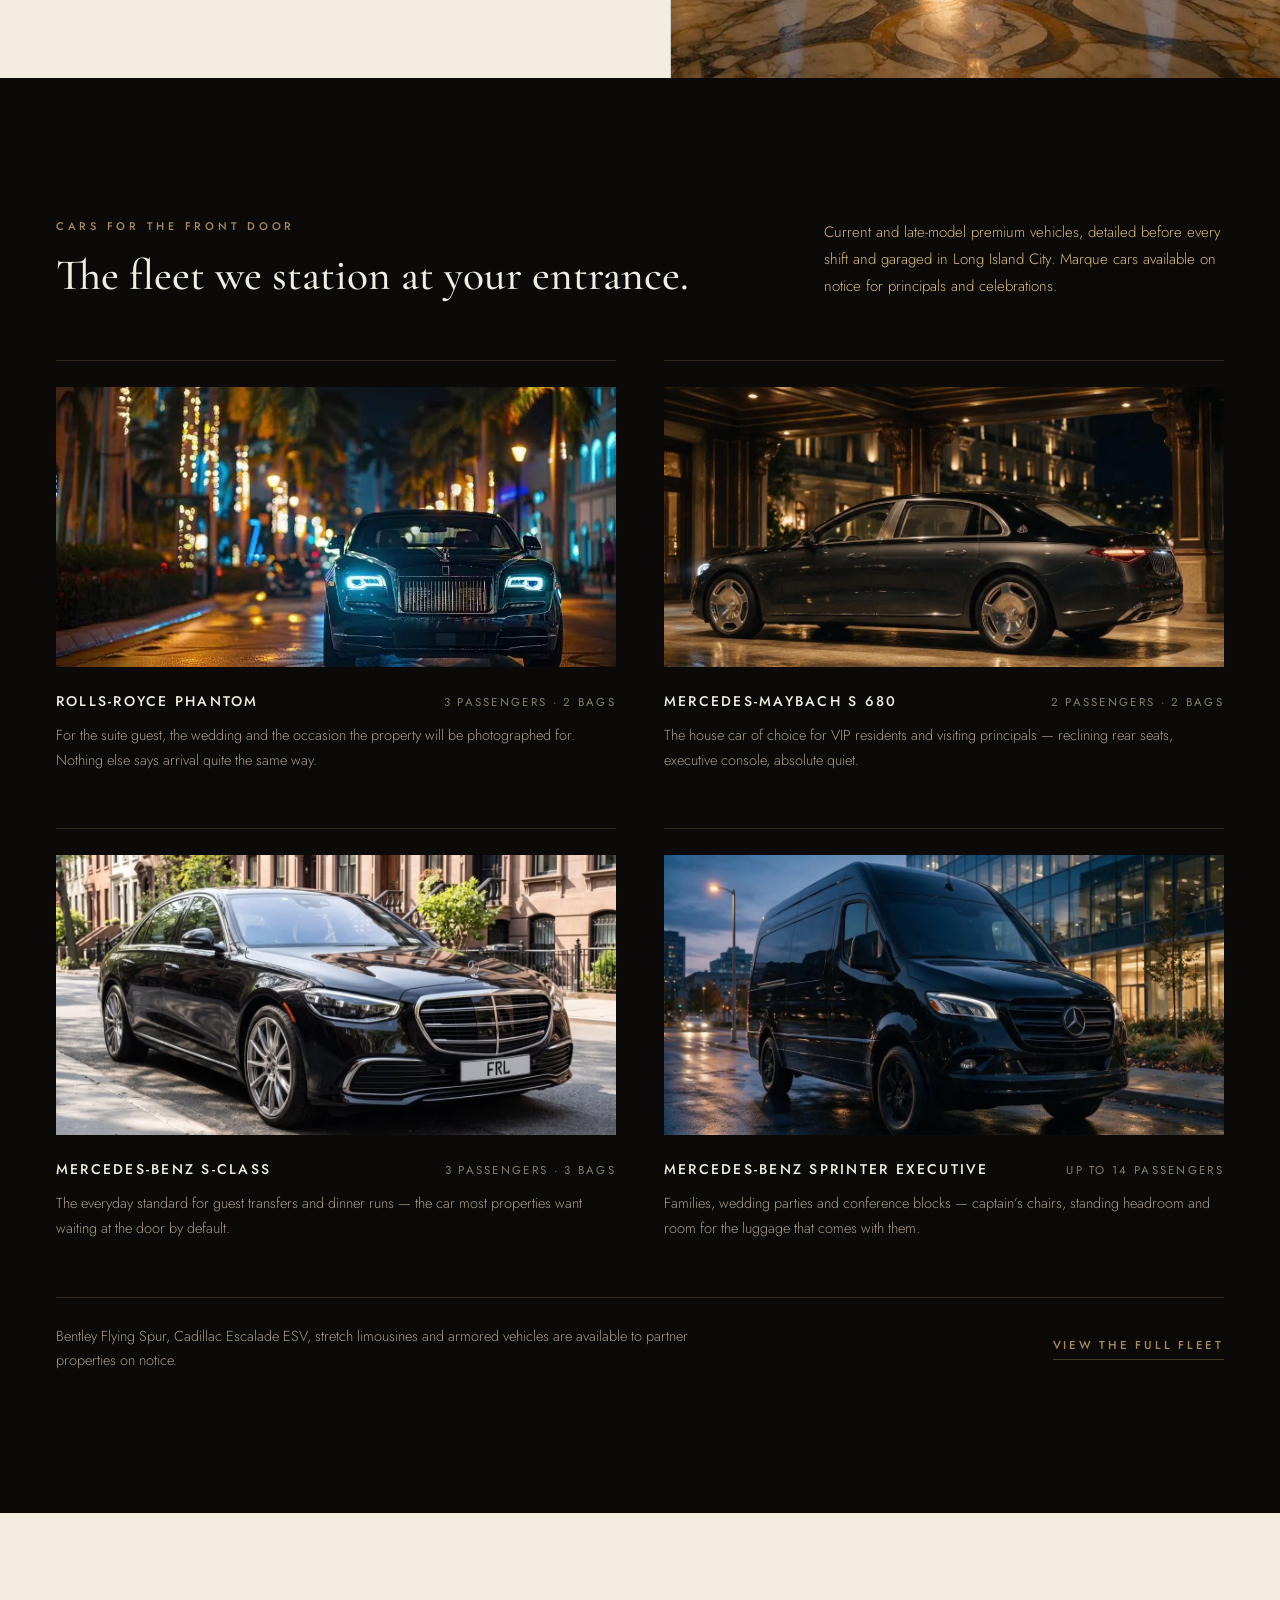
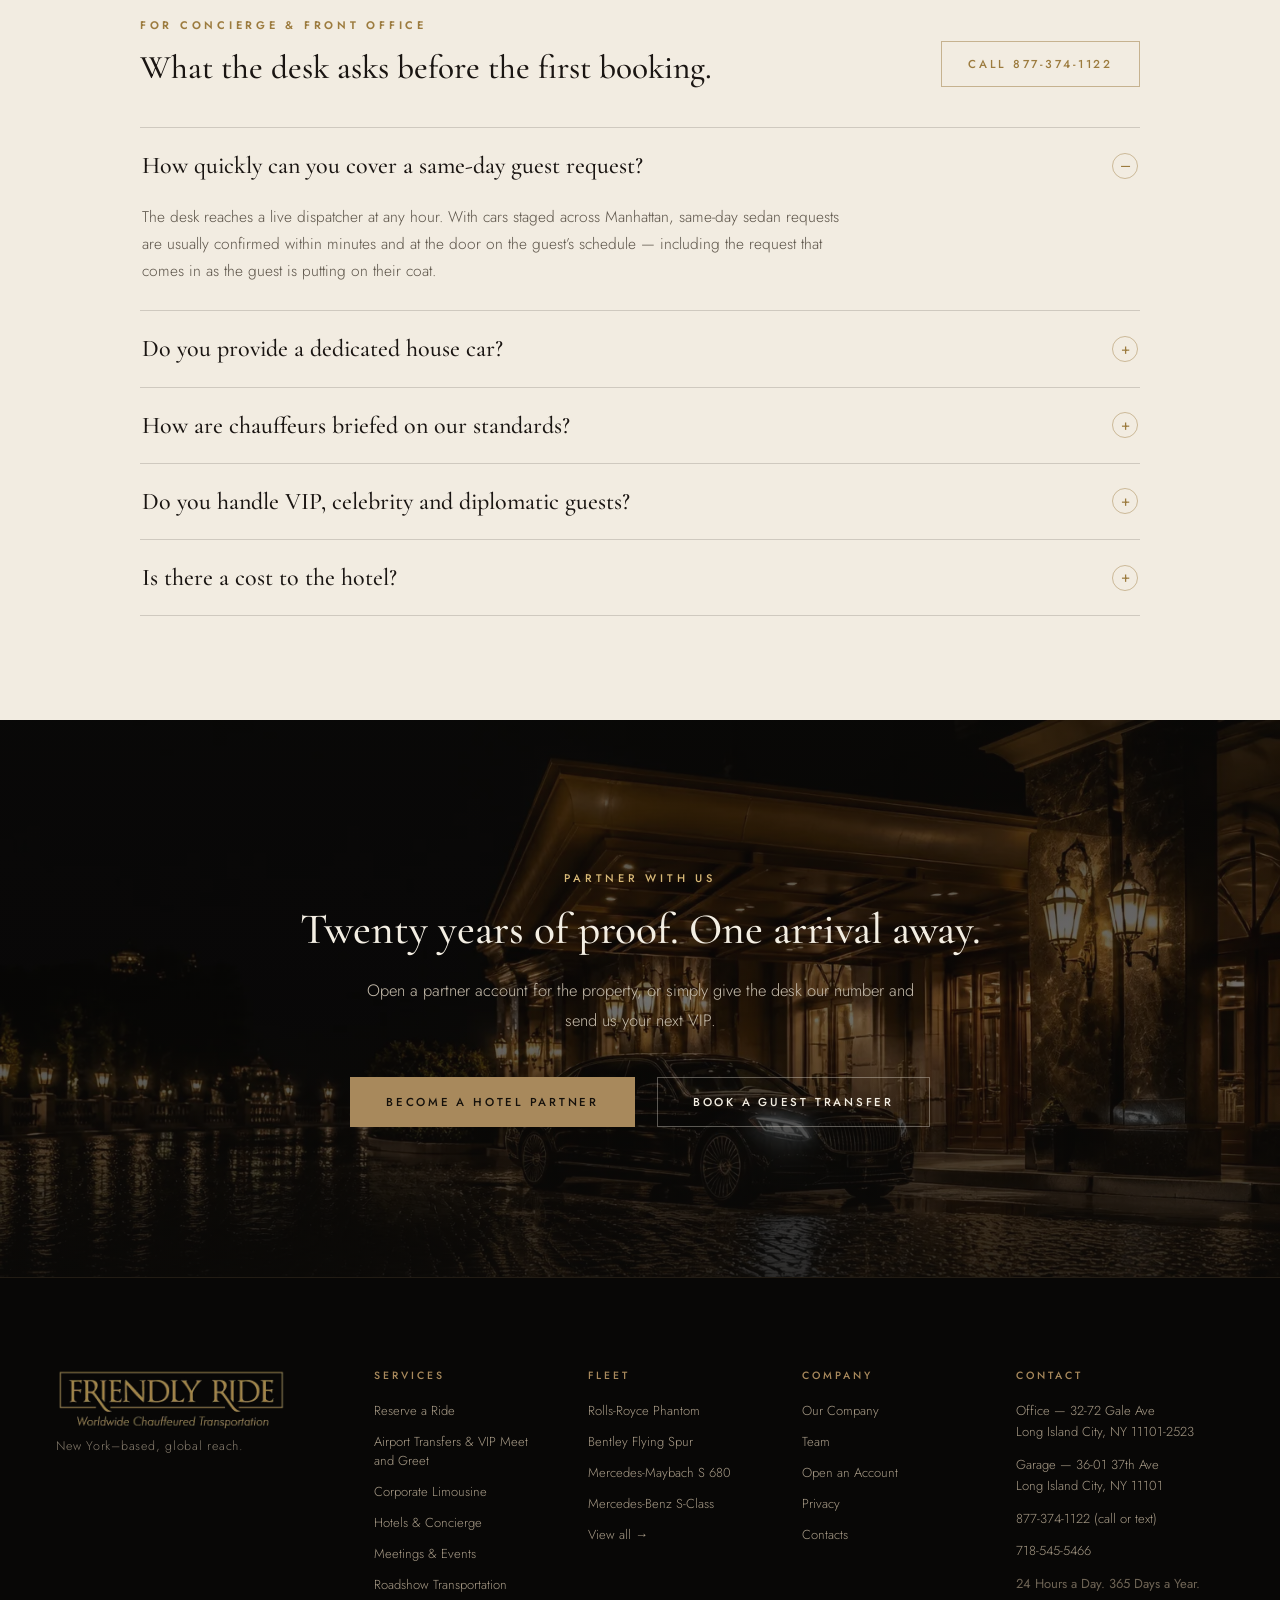
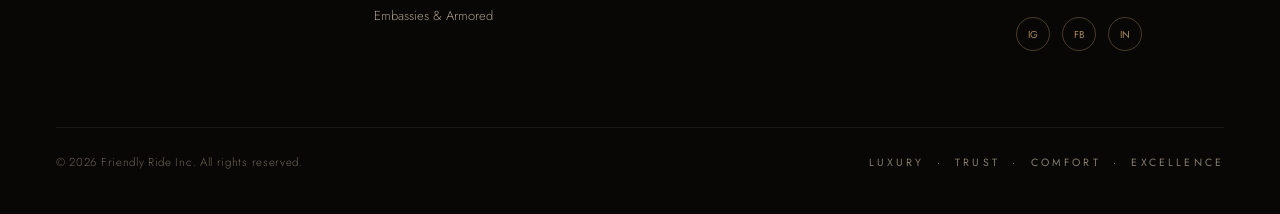
<file: hotels-concierge.html>
<!DOCTYPE html>
<html lang="en">
<head>
<meta charset="utf-8">
<meta name="viewport" content="width=device-width, initial-scale=1">
<title>Hotel Car Service NYC &amp; Worldwide | Luxury Concierge Chauffeur Partner | Friendly Ride Inc.</title>
<meta name="description" content="Chauffeur partner to luxury hotels and concierge desks in New York and across our 200+ city, 90+ country network. House car programs, VIP guest arrivals, master-account and room-charge billing, 24/7 dispatch and a current, late-model fleet including Rolls-Royce, Bentley Flying Spur and Mercedes-Maybach S 680.">
<link rel="canonical" href="https://friendlyrideinc.com/hotels-concierge.html">
<link rel="preconnect" href="https://fonts.gstatic.com" crossorigin>
<link rel="preconnect" href="https://fonts.googleapis.com">
<link href="https://fonts.googleapis.com/css2?family=Cormorant+Garamond:wght@400;500;600&family=Jost:wght@300;400;500&display=swap" rel="stylesheet">
<link rel="stylesheet" href="styles.css">
<link rel="stylesheet" href="partners.css">
<link rel="stylesheet" href="hotels-concierge.css">
<script type="application/ld+json">{"@context":"https://schema.org","@type":"Service","serviceType":"Hotel and luxury concierge chauffeur service","name":"Hotels & Luxury Concierge Transportation","provider":{"@type":"LocalBusiness","name":"Friendly Ride Inc.","telephone":"+1-877-374-1122","address":[{"@type":"PostalAddress","name":"Office","streetAddress":"32-72 Gale Ave","addressLocality":"Long Island City","addressRegion":"NY","postalCode":"11101-2523","addressCountry":"US"},{"@type":"PostalAddress","name":"Garage","streetAddress":"36-01 37th Ave","addressLocality":"Long Island City","addressRegion":"NY","postalCode":"11101","addressCountry":"US"}],"url":"https://friendlyrideinc.com/"},"areaServed":["New York City","Manhattan","Brooklyn","Queens","Long Island","Westchester County","Connecticut","New Jersey"],"audience":{"@type":"Audience","audienceType":"Luxury hotels, concierge desks, guest relations and hotel general managers"},"availableChannel":{"@type":"ServiceChannel","servicePhone":"+1-877-374-1122","serviceUrl":"https://friendlyrideinc.com/#services"}}</script>
<script type="application/ld+json">{"@context":"https://schema.org","@type":"FAQPage","mainEntity":[{"@type":"Question","name":"How quickly can you cover a same-day guest request?","acceptedAnswer":{"@type":"Answer","text":"Concierge desks reach a live dispatcher day or night. Cars are staged across Manhattan, and same-day sedan requests are typically confirmed within minutes with a car at the door on the guest's schedule."}},{"@type":"Question","name":"Can charges be posted to the guest folio?","acceptedAnswer":{"@type":"Answer","text":"Yes. Trips can be billed to the hotel master account for posting to the guest folio, or charged directly to the guest's card, with a per-trip record the front office can reconcile."}},{"@type":"Question","name":"Do you provide a dedicated house car?","acceptedAnswer":{"@type":"Answer","text":"We run house car programs with a dedicated vehicle and chauffeur stationed at the property for set hours, in hotel-approved presentation, with overflow drawn from the wider fleet."}},{"@type":"Question","name":"How are chauffeurs briefed on hotel standards?","acceptedAnswer":{"@type":"Answer","text":"Chauffeurs assigned to a property are trained on its arrival protocol, greeting standards, door and luggage handling, discretion expectations and preferred routing before their first shift."}},{"@type":"Question","name":"Do you handle VIP, celebrity and diplomatic guests?","acceptedAnswer":{"@type":"Answer","text":"Regularly. Discreet arrivals, back-of-house entrances, security-trained chauffeurs and armored vehicles are available, coordinated with hotel security and the guest's own protection team."}},{"@type":"Question","name":"Is there a cost to the hotel?","acceptedAnswer":{"@type":"Answer","text":"No. Partner accounts carry no setup fee, no minimum volume and no commitment. The hotel receives preferred rates, a named account manager and consolidated monthly billing."}}]}</script>
<script type="application/ld+json">{"@context":"https://schema.org","@type":"BreadcrumbList","itemListElement":[{"@type":"ListItem","position":1,"name":"Home","item":"https://friendlyrideinc.com/"},{"@type":"ListItem","position":2,"name":"Services","item":"https://friendlyrideinc.com/#services"},{"@type":"ListItem","position":3,"name":"Hotels & Luxury Concierge"}]}</script>
<link rel="icon" type="image/x-icon" href="assets/favicon.ico">
<link rel="icon" type="image/png" sizes="32x32" href="assets/favicon-32x32.png">
<link rel="icon" type="image/png" sizes="16x16" href="assets/favicon-16x16.png">
<link rel="apple-touch-icon" sizes="180x180" href="assets/apple-touch-icon.png">
<link rel="icon" type="image/png" sizes="192x192" href="assets/android-chrome-192x192.png">
</head>
<body>

<!-- ============ NAV ============ -->
<header class="nav">
  <a href="index.html" class="nav__logo">
    <img src="assets/frl-logo-full.png" alt="Friendly Ride — Worldwide Chauffeured Transportation" class="nav__mark">
  </a>
  <nav class="nav__links" id="navMenu">
    <div class="nav__dropdown">
      <button type="button" class="nav__link nav__dropdown-trigger" aria-expanded="false" aria-controls="servicesMenu">SERVICES <span class="nav__dropdown-caret"></span></button>
      <div class="nav__dropdown-menu" id="servicesMenu">
        <a href="airport-transfers.html" class="nav__dropdown-link">Airport Transfers &amp; VIP Greeting</a>
        <a href="corporate-limousine.html" class="nav__dropdown-link">Corporate Limousine</a>
        <a href="hotels-concierge.html" class="nav__dropdown-link nav__dropdown-link--active">Hotels &amp; Concierge</a>
        <a href="meetings-events.html" class="nav__dropdown-link">Meetings &amp; Events</a>
        <a href="roadshow-transportation.html" class="nav__dropdown-link">Roadshow Transportation</a>
        <a href="embassies-armored.html" class="nav__dropdown-link">Embassies &amp; Armored Service</a>
      </div>
    </div>
    <a href="fleet.html" class="nav__link">FLEET</a>
    <a href="partners.html" class="nav__link">PARTNERS &amp; CLIENTS</a>
    <a href="contact-us.html" class="nav__link">CONTACT</a>
    <div class="nav__phones">
      <svg width="13" height="13" viewBox="0 0 24 24" fill="none" stroke="currentColor" stroke-width="1.5" stroke-linecap="round" stroke-linejoin="round" class="nav__phone-icon"><path d="M6.5 3.5h3l1.5 4-2 1.4a12 12 0 0 0 6.1 6.1l1.4-2 4 1.5v3a2 2 0 0 1-2.2 2A17.5 17.5 0 0 1 4.5 5.7a2 2 0 0 1 2-2.2z"></path></svg>
      <div class="nav__phone-numbers">
        <a href="tel:8773741122" class="nav__phone">877-374-1122</a>
        <a href="tel:7185455466" class="nav__phone">718-545-5466</a>
      </div>
    </div>
  </nav>
  <a href="contact-us.html" class="btn btn--nav">BECOME A PARTNER</a>
  <a href="tel:8773741122" class="nav__call" aria-label="Call Friendly Ride">
    <svg width="16" height="16" viewBox="0 0 24 24" fill="none" stroke="currentColor" stroke-width="1.6" stroke-linecap="round" stroke-linejoin="round"><path d="M6.5 3.5h3l1.5 4-2 1.4a12 12 0 0 0 6.1 6.1l1.4-2 4 1.5v3a2 2 0 0 1-2.2 2A17.5 17.5 0 0 1 4.5 5.7a2 2 0 0 1 2-2.2z"></path></svg>
  </a>
  <button class="nav__toggle" id="navToggle" aria-label="Menu" aria-expanded="false" aria-controls="navMenu">
    <span></span><span></span><span></span>
  </button>
</header>

<!-- ============ HERO ============ -->
<section id="top" class="hotel-hero">
  <img width="1536" height="768" class="hotel-hero__media" src="assets/hotel-hero.webp" alt="Luxury hotel porte-cochère at dusk with a waiting chauffeured sedan">
  <div class="hotel-hero__scrim"></div>
  <div class="hotel-hero__content">
    <div class="hotel-hero__breadcrumb">
      <a href="index.html">Home</a><span>/</span>
      <a href="index.html#services">Services</a><span>/</span>
      <span class="hotel-hero__breadcrumb-current">Hotels &amp; Luxury Concierge</span>
    </div>
    <div class="eyebrow hotel-hero__eyebrow">Hotels &amp; Luxury Concierge</div>
    <h1 class="hotel-hero__title">Trusted by royalty. Recommended by concierges.</h1>
    <p class="hotel-hero__desc">Friendly Ride has been the trusted chauffeur partner to New York&rsquo;s leading hotels since 2005 &mdash; vetted for dignitaries, celebrities and heads of state, and held to the same standard for every guest who steps into the car. That is the experience and discretion we bring to your property, in New York and at partner hotels across 200+ cities worldwide.</p>
    <div class="hotel-hero__actions">
      <a href="contact-us.html" class="btn btn--solid">BECOME A HOTEL PARTNER</a>
      <a href="tel:8773741122" class="link-underline">CUSTOMER RELATIONS HELPLINE &mdash; 877-374-1122</a>
    </div>
  </div>
</section>

<!-- ============ HOTEL PARTNERS BAND ============ -->
<section class="hotel-partners">
  <div class="hotel-partners__head">
    <div class="eyebrow">Trusted at the Front Door</div>
    <h2 class="section-title hotel-partners__title">Properties whose guests we drive.</h2>
  </div>
  <div class="hotel-carousel" id="hotelCarousel">
    <button type="button" class="hotel-carousel__arrow hotel-carousel__arrow--prev" id="hotelCarouselPrev" aria-label="Scroll to previous properties">
      <svg width="18" height="18" viewBox="0 0 24 24" fill="none" stroke="currentColor" stroke-width="1.6" stroke-linecap="round" stroke-linejoin="round"><path d="M15 5l-7 7 7 7"></path></svg>
    </button>
    <div class="hotel-carousel__viewport">
      <div class="hotel-carousel__track" id="hotelCarouselTrack">
        <a href="https://www.theplazany.com/" target="_blank" rel="noopener" class="hotel-carousel__card">
          <img loading="lazy" src="assets/logo-plaza.png" alt="The Plaza" class="hotel-carousel__logo">
          <div class="hotel-carousel__name">The Plaza</div>
          <div class="hotel-carousel__place">New York, NY</div>
        </a>
        <a href="https://www.baccarathotels.com/" target="_blank" rel="noopener" class="hotel-carousel__card">
          <img loading="lazy" src="assets/logo-baccarat.svg" alt="Baccarat Hotel" class="hotel-carousel__logo">
          <div class="hotel-carousel__name">Baccarat Hotel</div>
          <div class="hotel-carousel__place">New York, NY</div>
        </a>
        <a href="https://www.fourseasons.com/newyork/" target="_blank" rel="noopener" class="hotel-carousel__card">
          <img loading="lazy" src="assets/logo-fourseasons.svg" alt="Four Seasons Hotel New York" class="hotel-carousel__logo">
          <div class="hotel-carousel__name">Four Seasons Hotel New York</div>
          <div class="hotel-carousel__place">New York, NY</div>
        </a>
        <a href="https://www.fourseasons.com/onedalton/" target="_blank" rel="noopener" class="hotel-carousel__card">
          <img loading="lazy" src="assets/logo-fourseasons.svg" alt="Four Seasons Hotel One Dalton Street" class="hotel-carousel__logo">
          <div class="hotel-carousel__name">Four Seasons Hotel One Dalton Street</div>
          <div class="hotel-carousel__place">Boston, MA</div>
        </a>
        <a href="https://www.raffles.com/boston/" target="_blank" rel="noopener" class="hotel-carousel__card">
          <img loading="lazy" src="assets/logo-raffles.svg" alt="Raffles Boston" class="hotel-carousel__logo">
          <div class="hotel-carousel__name">Raffles Boston</div>
          <div class="hotel-carousel__place">Boston, MA</div>
        </a>
        <a href="https://www.fairmont.com/en/hotels/san-francisco/fairmont-san-francisco.html" target="_blank" rel="noopener" class="hotel-carousel__card">
          <img loading="lazy" src="assets/logo-fairmont.svg" alt="Fairmont San Francisco" class="hotel-carousel__logo">
          <div class="hotel-carousel__name">Fairmont San Francisco</div>
          <div class="hotel-carousel__place">San Francisco, CA</div>
        </a>
        <a href="https://www.fairmont.com/en/hotels/los-angeles/fairmont-century-plaza.html" target="_blank" rel="noopener" class="hotel-carousel__card">
          <img loading="lazy" src="assets/logo-fairmont.svg" alt="Fairmont Century Plaza" class="hotel-carousel__logo">
          <div class="hotel-carousel__name">Fairmont Century Plaza</div>
          <div class="hotel-carousel__place">Los Angeles, CA</div>
        </a>
        <a href="https://www.fairmont.com/en/hotels/santa-monica/fairmont-miramar-hotel-bungalows.html" target="_blank" rel="noopener" class="hotel-carousel__card">
          <img loading="lazy" src="assets/logo-fairmont.svg" alt="Fairmont Miramar Hotel &amp; Bungalows" class="hotel-carousel__logo">
          <div class="hotel-carousel__name">Fairmont Miramar Hotel &amp; Bungalows</div>
          <div class="hotel-carousel__place">Santa Monica, CA</div>
        </a>
        <a href="https://www.fairmont.com/en/hotels/long-beach/fairmont-breakers-long-beach.html" target="_blank" rel="noopener" class="hotel-carousel__card">
          <img loading="lazy" src="assets/logo-fairmont.svg" alt="Fairmont Breakers Long Beach" class="hotel-carousel__logo">
          <div class="hotel-carousel__name">Fairmont Breakers Long Beach</div>
          <div class="hotel-carousel__place">Long Beach, CA</div>
        </a>
        <a href="https://www.fairmont.com/en/hotels/san-diego/fairmont-grand-del-mar.html" target="_blank" rel="noopener" class="hotel-carousel__card">
          <img loading="lazy" src="assets/logo-fairmont.svg" alt="Fairmont Grand Del Mar" class="hotel-carousel__logo">
          <div class="hotel-carousel__name">Fairmont Grand Del Mar</div>
          <div class="hotel-carousel__place">San Diego, CA</div>
        </a>
        <a href="https://www.fairmont.com/en/hotels/sonoma/fairmont-sonoma-mission-inn-spa.html" target="_blank" rel="noopener" class="hotel-carousel__card">
          <img loading="lazy" src="assets/logo-fairmont.svg" alt="Fairmont Sonoma Mission Inn &amp; Spa" class="hotel-carousel__logo">
          <div class="hotel-carousel__name">Fairmont Sonoma Mission Inn &amp; Spa</div>
          <div class="hotel-carousel__place">Sonoma, CA</div>
        </a>
        <a href="https://www.fairmont.com/en/hotels/toronto/fairmont-royal-york.html" target="_blank" rel="noopener" class="hotel-carousel__card">
          <img loading="lazy" src="assets/logo-fairmont.svg" alt="Fairmont Royal York" class="hotel-carousel__logo">
          <div class="hotel-carousel__name">Fairmont Royal York</div>
          <div class="hotel-carousel__place">Toronto, ON</div>
        </a>
      </div>
    </div>
    <button type="button" class="hotel-carousel__arrow hotel-carousel__arrow--next" id="hotelCarouselNext" aria-label="Scroll to next properties">
      <svg width="18" height="18" viewBox="0 0 24 24" fill="none" stroke="currentColor" stroke-width="1.6" stroke-linecap="round" stroke-linejoin="round"><path d="M9 5l7 7-7 7"></path></svg>
    </button>
  </div>
  <div class="hotel-partners__footer">
    <p class="hotel-partners__footer-text">Also serving private residences, members&rsquo; clubs and luxury retail houses.</p>
    <a href="partners.html" class="link-underline link-underline--brass">SEE ALL PARTNERS</a>
  </div>
</section>

<!-- ============ WHY ============ -->
<section class="hotel-why">
  <img loading="lazy" width="1328" height="1760" src="assets/hotel-doorman.webp" alt="Chauffeur holding the rear door open at a hotel entrance" class="hotel-why__media">
  <div class="hotel-why__content">
    <div class="eyebrow-light">Built for the Concierge Desk</div>
    <h2 class="section-title-light">The reliability your concierge desk can put its name behind.</h2>
    <p class="light-desc">Every car that pulls up to your entrance carries your name, not ours. We work the way a luxury property works &mdash; quietly, early, and to a standard the guest never has to notice.</p>
    <div class="hotel-why__list">
      <div class="hotel-why__item">
        <div class="hotel-why__icon"><svg width="22" height="22" viewBox="0 0 24 24" fill="none" stroke="currentColor" stroke-width="1.4" stroke-linecap="round" stroke-linejoin="round"><circle cx="12" cy="12" r="9"></circle><path d="M12 7v5l3.5 2"></path></svg></div>
        <div>
          <div class="hotel-why__title">Answered in minutes, at any hour</div>
          <p class="hotel-why__text">A live dispatcher, not a queue. Same-day and last-minute guest requests confirmed while the concierge is still on the phone, with cars staged across Manhattan.</p>
        </div>
      </div>
      <div class="hotel-why__item">
        <div class="hotel-why__icon"><svg width="22" height="22" viewBox="0 0 24 24" fill="none" stroke="currentColor" stroke-width="1.4" stroke-linecap="round" stroke-linejoin="round"><path d="M12 3l7 3v6c0 4-3 7-7 9-4-2-7-5-7-9V6z"></path><path d="M9.5 12l1.8 1.8L15 10"></path></svg></div>
        <div>
          <div class="hotel-why__title">Discretion as a standing instruction</div>
          <p class="hotel-why__text">Chauffeurs briefed on your arrival protocol, back-of-house entrances and guest privacy. Nothing about a guest leaves the car &mdash; no names, no itineraries, no photographs.</p>
        </div>
      </div>
      <div class="hotel-why__item">
        <div class="hotel-why__icon"><svg width="22" height="22" viewBox="0 0 24 24" fill="none" stroke="currentColor" stroke-width="1.4" stroke-linecap="round" stroke-linejoin="round"><path d="M4 20V8l8-4 8 4v12"></path><path d="M3 20h18"></path><path d="M10 20v-6h4v6"></path><path d="M8 11h.01M16 11h.01"></path></svg></div>
        <div>
          <div class="hotel-why__title">Presentation that matches the lobby</div>
          <p class="hotel-why__text">Current-model cars, detailed before every shift, chauffeurs in dark suits. Nothing arrives at your entrance that you would not want photographed beside your fa&ccedil;ade.</p>
        </div>
      </div>
      <div class="hotel-why__item hotel-why__item--last">
        <div class="hotel-why__icon"><svg width="22" height="22" viewBox="0 0 24 24" fill="none" stroke="currentColor" stroke-width="1.4" stroke-linecap="round" stroke-linejoin="round"><rect x="3" y="5" width="18" height="14" rx="2"></rect><path d="M3 10h18"></path><path d="M7 15h4"></path></svg></div>
        <div>
          <div class="hotel-why__title">Billing that fits your front office</div>
          <p class="hotel-why__text">Post to the master account for the guest folio, or charge the guest directly. Either way the desk gets a clean per-trip record and the hotel gets one monthly statement.</p>
        </div>
      </div>
    </div>
  </div>
</section>

<!-- ============ WHAT WE COVER ============ -->
<section class="hotel-programmes">
  <div class="hotel-programmes__head">
    <div class="hotel-programmes__head-main">
      <div class="eyebrow">What We Cover</div>
      <h2 class="section-title hotel-programmes__title">One partner for every request that reaches your desk.</h2>
    </div>
    <p class="hotel-programmes__desc">From a two-block dinner run to a fourteen-car wedding weekend &mdash; the same account, the same standards, the same phone number.</p>
  </div>
  <div class="hotel-programmes__grid">
    <div class="hotel-programme">
      <div class="hotel-programme__title">House car program</div>
      <p class="hotel-programme__text">A dedicated car and chauffeur stationed at the property for set hours, presented to your specification, with the fleet behind it for overflow.</p>
    </div>
    <div class="hotel-programme">
      <div class="hotel-programme__title">Guest airport arrivals</div>
      <p class="hotel-programme__text">Flight-tracked meet-and-greet at JFK, LaGuardia, Newark and Teterboro, so the guest&rsquo;s first impression of the hotel begins at the terminal &mdash; see <a href="airport-transfers.html" class="hotel-programme__link">Airport Transfers</a>.</p>
    </div>
    <div class="hotel-programme">
      <div class="hotel-programme__title">VIP &amp; celebrity arrivals</div>
      <p class="hotel-programme__text">Discreet routing, service entrances, security-trained chauffeurs and armored cars, coordinated with hotel security and the guest&rsquo;s own team.</p>
    </div>
    <div class="hotel-programme">
      <div class="hotel-programme__title">Weddings &amp; social events</div>
      <p class="hotel-programme__text">Marque cars for the couple, sedans and vans for the party, run to a timeline agreed with your catering and events team.</p>
    </div>
    <div class="hotel-programme">
      <div class="hotel-programme__title">Conference &amp; group blocks</div>
      <p class="hotel-programme__text">Arrivals, venue shuttles and staggered departures for a room block, worked from your rooming list rather than passed back to your team.</p>
    </div>
    <div class="hotel-programme">
      <div class="hotel-programme__title">Chauffeur by the hour</div>
      <p class="hotel-programme__text">A car held at the guest&rsquo;s disposal for shopping, dining, gallery days or a full day out of the city, with the same chauffeur throughout.</p>
    </div>
  </div>
</section>

<!-- ============ HOW THE PARTNERSHIP WORKS ============ -->
<section class="hotel-terms">
  <div class="hotel-terms__content">
    <div class="eyebrow-light">How the Partnership Works</div>
    <h2 class="section-title-light">No fee, no minimum, no software to learn.</h2>
    <p class="light-desc">A hotel partnership is an agreement about standards, rates and billing. Once it is in place, the desk calls one number and everything behind it is ours to manage.</p>
    <div class="hotel-terms__grid">
      <div class="hotel-terms__item">
        <div class="hotel-terms__item-title">Preferred partner rates</div>
        <p class="hotel-terms__item-text">Fixed transfer and hourly rates by vehicle class, quotable by the desk without calling us first.</p>
      </div>
      <div class="hotel-terms__item">
        <div class="hotel-terms__item-title">24/7 reservations &amp; dispatch</div>
        <p class="hotel-terms__item-text">A live dispatcher answers day or night, so a 2 a.m. guest request gets the same response as one at 2 p.m.</p>
      </div>
      <div class="hotel-terms__item">
        <div class="hotel-terms__item-title">Billing &amp; reconciliation support</div>
        <p class="hotel-terms__item-text">Post to the master account for the guest folio, or charge the guest&rsquo;s card at the car, with a consolidated monthly statement and per-trip records your finance team can reconcile.</p>
      </div>
      <div class="hotel-terms__item">
        <div class="hotel-terms__item-title">Dedicated account management</div>
        <p class="hotel-terms__item-text">One person who knows your property, your GM and your busy season &mdash; reachable directly.</p>
      </div>
      <div class="hotel-terms__item">
        <div class="hotel-terms__item-title">Property-trained chauffeurs</div>
        <p class="hotel-terms__item-text">Briefed on your arrival protocol, greeting standards and preferred entrances before a first shift.</p>
      </div>
      <div class="hotel-terms__item">
        <div class="hotel-terms__item-title">Hotel &amp; affiliate relations</div>
        <p class="hotel-terms__item-text">Backed by a vetted affiliate network across 200+ cities and 90+ countries, so the same standards travel with your guest.</p>
      </div>
      <div class="hotel-terms__item hotel-terms__item--last">
        <div class="hotel-terms__item-title">Booking however the desk prefers</div>
        <p class="hotel-terms__item-text">Phone, email or the online portal &mdash; with confirmations back in writing for the guest file.</p>
      </div>
      <div class="hotel-terms__item hotel-terms__item--last">
        <div class="hotel-terms__item-title">Compliance on file</div>
        <p class="hotel-terms__item-text">Certificates of insurance naming the property, W-9 and vendor forms returned to your finance team.</p>
      </div>
    </div>
  </div>
  <img loading="lazy" width="1328" height="1760" src="assets/hotel-lobby.webp" alt="Grand hotel lobby at night — marble, chandeliers, concierge desk" class="hotel-terms__media">
</section>

<!-- ============ FLEET ============ -->
<section class="hotel-fleet">
  <div class="hotel-fleet__head">
    <div class="hotel-fleet__head-main">
      <div class="eyebrow">Cars for the Front Door</div>
      <h2 class="section-title hotel-fleet__title">The fleet we station at your entrance.</h2>
    </div>
    <p class="hotel-fleet__desc">Current and late-model premium vehicles, detailed before every shift and garaged in Long Island City. Marque cars available on notice for principals and celebrations.</p>
  </div>
  <div class="hotel-fleet__grid">
    <a href="fleet.html#sedans" class="hotel-fleet-card">
      <img loading="lazy" width="892" height="500" src="assets/hotel-fleet-rolls.webp" alt="Rolls-Royce Phantom at a hotel entrance" class="hotel-fleet-card__image">
      <div class="hotel-fleet-card__row">
        <div class="hotel-fleet-card__title">Rolls-Royce Phantom</div>
        <div class="hotel-fleet-card__spec">3 passengers &middot; 2 bags</div>
      </div>
      <p class="hotel-fleet-card__text">For the suite guest, the wedding and the occasion the property will be photographed for. Nothing else says arrival quite the same way.</p>
    </a>
    <a href="fleet.html#sedans" class="hotel-fleet-card">
      <img loading="lazy" width="1232" height="821" src="assets/hotel-fleet-maybach.webp" alt="Mercedes-Maybach S 680, current generation" class="hotel-fleet-card__image">
      <div class="hotel-fleet-card__row">
        <div class="hotel-fleet-card__title">Mercedes-Maybach S 680</div>
        <div class="hotel-fleet-card__spec">2 passengers &middot; 2 bags</div>
      </div>
      <p class="hotel-fleet-card__text">The house car of choice for VIP residents and visiting principals &mdash; reclining rear seats, executive console, absolute quiet.</p>
    </a>
    <a href="fleet.html#sedans" class="hotel-fleet-card">
      <img loading="lazy" width="1232" height="919" src="assets/hotel-fleet-sclass.webp" alt="Mercedes-Benz S-Class, current generation" class="hotel-fleet-card__image">
      <div class="hotel-fleet-card__row">
        <div class="hotel-fleet-card__title">Mercedes-Benz S-Class</div>
        <div class="hotel-fleet-card__spec">3 passengers &middot; 3 bags</div>
      </div>
      <p class="hotel-fleet-card__text">The everyday standard for guest transfers and dinner runs &mdash; the car most properties want waiting at the door by default.</p>
    </a>
    <a href="fleet.html#sprinters" class="hotel-fleet-card">
      <img loading="lazy" width="1232" height="821" src="assets/hotel-fleet-sprinter.webp" alt="Mercedes-Benz Sprinter executive van, current generation" class="hotel-fleet-card__image">
      <div class="hotel-fleet-card__row">
        <div class="hotel-fleet-card__title">Mercedes-Benz Sprinter Executive</div>
        <div class="hotel-fleet-card__spec">Up to 14 passengers</div>
      </div>
      <p class="hotel-fleet-card__text">Families, wedding parties and conference blocks &mdash; captain&rsquo;s chairs, standing headroom and room for the luggage that comes with them.</p>
    </a>
  </div>
  <div class="hotel-fleet__footer">
    <p class="hotel-fleet__footer-text">Bentley Flying Spur, Cadillac Escalade ESV, stretch limousines and armored vehicles are available to partner properties on notice.</p>
    <a href="fleet.html" class="link-underline link-underline--brass">VIEW THE FULL FLEET</a>
  </div>
</section>

<!-- ============ FAQ ============ -->
<section class="hotel-faq">
  <div class="hotel-faq__head">
    <div>
      <div class="eyebrow-light">For Concierge &amp; Front Office</div>
      <h2 class="section-title-light hotel-faq__title">What the desk asks before the first booking.</h2>
    </div>
    <a href="tel:8773741122" class="btn btn--outline hotel-faq__call">CALL 877-374-1122</a>
  </div>
  <div class="hotel-faq__list">
    <details class="hotel-faq__item" open>
      <summary class="hotel-faq__summary">
        <span class="hotel-faq__q">How quickly can you cover a same-day guest request?</span>
        <span class="hotel-faq__sign"></span>
      </summary>
      <p class="hotel-faq__a">The desk reaches a live dispatcher at any hour. With cars staged across Manhattan, same-day sedan requests are usually confirmed within minutes and at the door on the guest&rsquo;s schedule &mdash; including the request that comes in as the guest is putting on their coat.</p>
    </details>
    <details class="hotel-faq__item">
      <summary class="hotel-faq__summary">
        <span class="hotel-faq__q">Do you provide a dedicated house car?</span>
        <span class="hotel-faq__sign"></span>
      </summary>
      <p class="hotel-faq__a">We run house car programs with a dedicated vehicle and chauffeur stationed at the property for agreed hours, presented to your specification, with the wider fleet behind them whenever demand exceeds the one car.</p>
    </details>
    <details class="hotel-faq__item">
      <summary class="hotel-faq__summary">
        <span class="hotel-faq__q">How are chauffeurs briefed on our standards?</span>
        <span class="hotel-faq__sign"></span>
      </summary>
      <p class="hotel-faq__a">Chauffeurs assigned to a property are trained on its arrival protocol before a first shift &mdash; greeting standards, door and luggage handling, which entrance to use, discretion expectations and the routing your team prefers at each time of day.</p>
    </details>
    <details class="hotel-faq__item">
      <summary class="hotel-faq__summary">
        <span class="hotel-faq__q">Do you handle VIP, celebrity and diplomatic guests?</span>
        <span class="hotel-faq__sign"></span>
      </summary>
      <p class="hotel-faq__a">Regularly, and quietly. Discreet arrivals, back-of-house entrances, security-trained chauffeurs and armored vehicles are all available, coordinated with your security team and the guest&rsquo;s own protection detail.</p>
    </details>
    <details class="hotel-faq__item">
      <summary class="hotel-faq__summary">
        <span class="hotel-faq__q">Is there a cost to the hotel?</span>
        <span class="hotel-faq__sign"></span>
      </summary>
      <p class="hotel-faq__a">None. There is no setup fee, no minimum volume and no commitment. A partner property receives preferred rates, a named account manager and consolidated billing &mdash; and keeps the freedom to use us as often or as rarely as the desk chooses.</p>
    </details>
  </div>
</section>

<!-- ============ CTA ============ -->
<section class="hotel-cta">
  <img loading="lazy" width="1536" height="768" src="assets/hotel-cta.webp" alt="Chauffeured sedan waiting under a lit hotel porte-cochère at night" class="hotel-cta__bg">
  <div class="hotel-cta__scrim"></div>
  <div class="hotel-cta__content">
    <div class="eyebrow hotel-cta__eyebrow">Partner With Us</div>
    <h2 class="section-title hotel-cta__title">Twenty years of proof. One arrival away.</h2>
    <p class="hotel-cta__desc">Open a partner account for the property, or simply give the desk our number and send us your next VIP.</p>
    <div class="hotel-cta__actions">
      <a href="contact-us.html" class="btn btn--solid">BECOME A HOTEL PARTNER</a>
      <a href="reserve-a-ride.html" class="btn btn--outline hotel-cta__outline">BOOK A GUEST TRANSFER</a>
    </div>
  </div>
</section>

<!-- ============ FOOTER ============ -->
<footer class="footer">
  <div class="footer__grid">
    <div class="footer__brand">
      <a href="index.html">
        <img loading="lazy" src="assets/frl-logo-full.png" alt="Friendly Ride — Worldwide Chauffeured Transportation" class="footer__lockup">
      </a>
      <div class="footer__tagline">New York&ndash;based, global reach.</div>
    </div>
    <div class="footer__col">
      <div class="footer__heading">Services</div>
      <div class="footer__links">
        <a href="reserve-a-ride.html">Reserve a Ride</a>
        <a href="airport-transfers.html">Airport Transfers &amp; VIP Meet and Greet</a>
        <a href="corporate-limousine.html">Corporate Limousine</a>
        <a href="hotels-concierge.html">Hotels &amp; Concierge</a>
        <a href="meetings-events.html">Meetings &amp; Events</a>
        <a href="roadshow-transportation.html">Roadshow Transportation</a>
        <a href="embassies-armored.html">Embassies &amp; Armored</a>
      </div>
    </div>
    <div class="footer__col">
      <div class="footer__heading">Fleet</div>
      <div class="footer__links">
        <a href="fleet.html#sedans">Rolls-Royce Phantom</a>
        <a href="fleet.html#sedans">Bentley Flying Spur</a>
        <a href="fleet.html#sedans">Mercedes-Maybach S 680</a>
        <a href="fleet.html#sedans">Mercedes-Benz S-Class</a>
        <a href="fleet.html">View all &rarr;</a>
      </div>
    </div>
    <div class="footer__col">
      <div class="footer__heading">Company</div>
      <div class="footer__links">
        <a href="maintenance.html">Our Company</a>
        <a href="maintenance.html">Team</a>
        <a href="contact-us.html">Open an Account</a>
        <a href="maintenance.html">Privacy</a>
        <a href="contact-us.html">Contacts</a>
      </div>
    </div>
    <div class="footer__col">
      <div class="footer__heading">Contact</div>
      <div class="footer__contact">
        <a href="https://www.google.com/maps/search/?api=1&amp;query=32-72+Gale+Ave%2C+Long+Island+City%2C+NY+11101-2523">Office &mdash; 32-72 Gale Ave<br>Long Island City, NY 11101-2523</a>
        <a href="https://www.google.com/maps/search/?api=1&amp;query=36-01+37th+Ave%2C+Long+Island+City%2C+NY+11101">Garage &mdash; 36-01 37th Ave<br>Long Island City, NY 11101</a>
        <a href="tel:8773741122">877-374-1122 (call or text)</a>
        <a href="tel:7185455466">718-545-5466</a>
        <div class="footer__hours">24 Hours a Day. 365 Days a Year.</div>
      </div>
      <div class="footer__social">
        <a href="#" aria-label="Instagram">IG</a>
        <a href="#" aria-label="Facebook">FB</a>
        <a href="#" aria-label="LinkedIn">IN</a>
      </div>
    </div>
  </div>
  <div class="footer__bottom">
    <div class="footer__copy">&copy; 2026 Friendly Ride Inc. All rights reserved.</div>
    <div class="footer__values">Luxury &nbsp;&middot;&nbsp; Trust &nbsp;&middot;&nbsp; Comfort &nbsp;&middot;&nbsp; Excellence</div>
  </div>
</footer>

<script src="script.js" defer></script>
<script src="hotel-carousel.js" defer></script>
<!-- ============ WHATSAPP WIDGET ============ -->
<div class="wa-widget" id="waWidget">
  <div class="wa-panel" id="waPanel" hidden>
    <div class="wa-panel__head">
      <div class="wa-panel__head-text">
        <div class="wa-panel__title">Friendly Ride</div>
        <div class="wa-panel__subtitle">Usually replies within minutes</div>
      </div>
      <button type="button" class="wa-panel__close" id="waClose" aria-label="Close chat">&times;</button>
    </div>
    <div class="wa-panel__body">
      <div class="wa-bubble">Hi there &mdash; how can we help? Send us a message and we&rsquo;ll pick it up on WhatsApp right away.</div>
    </div>
    <form class="wa-panel__form" id="waForm">
      <textarea class="wa-panel__input" id="waMessage" rows="2" placeholder="Type your message&hellip;"></textarea>
      <button type="submit" class="wa-panel__send" aria-label="Send on WhatsApp">
        <svg width="18" height="18" viewBox="0 0 24 24" fill="currentColor"><path d="M2 21l1.65-6.03A9 9 0 1 1 9 20.35L2 21zm7.1-4.7.35.2a7 7 0 1 0-2.95-2.95l.2.35-.9 3.3 3.3-.9zm5.1-3.2c-.2-.1-1.2-.6-1.4-.65-.2-.08-.33-.1-.47.1-.14.2-.53.65-.65.78-.12.13-.24.15-.44.05-.2-.1-.87-.32-1.65-1.02-.6-.55-1.02-1.22-1.14-1.42-.12-.2-.01-.32.09-.42.1-.1.2-.24.3-.36.1-.12.13-.2.2-.34.07-.13.03-.25-.02-.35-.05-.1-.47-1.12-.64-1.54-.17-.4-.34-.35-.47-.36h-.4c-.13 0-.35.05-.53.25-.18.2-.7.68-.7 1.66 0 .98.72 1.93.82 2.06.1.13 1.4 2.15 3.4 3.01.48.2.85.33 1.14.42.48.15.92.13 1.26.08.39-.06 1.2-.49 1.37-.96.17-.47.17-.88.12-.96-.05-.09-.18-.14-.38-.24z"></path></svg>
      </button>
    </form>
    <a href="tel:8773741122" class="wa-panel__fallback">Prefer to call? 877-374-1122</a>
  </div>
  <button type="button" class="wa-toggle" id="waToggle" aria-label="Chat with us on WhatsApp">
    <svg width="28" height="28" viewBox="0 0 24 24" fill="currentColor"><path d="M12 2C6.48 2 2 6.36 2 11.75c0 2.06.63 3.97 1.72 5.56L2 22l4.86-1.63a10.2 10.2 0 0 0 5.14 1.38c5.52 0 10-4.36 10-9.75S17.52 2 12 2zm5.1 13.84c-.22.6-1.27 1.16-1.75 1.2-.45.05-.92.24-3.08-.66-2.6-1.08-4.28-3.72-4.4-3.89-.13-.17-1.06-1.4-1.06-2.68 0-1.27.67-1.9.9-2.16.23-.25.5-.32.67-.32.17 0 .34 0 .48.01.16.01.36-.06.57.43.22.5.73 1.73.79 1.85.06.13.1.28.02.45-.09.17-.13.28-.26.43-.13.15-.28.34-.4.46-.13.13-.27.27-.12.53.16.26.7 1.15 1.5 1.86 1.03.92 1.9 1.2 2.16 1.34.26.13.42.11.57-.07.16-.17.66-.77.84-1.03.18-.26.36-.22.6-.13.25.09 1.58.75 1.85.88.27.13.45.2.51.31.07.11.07.63-.15 1.23z"></path></svg>
  </button>
</div>

<script src="whatsapp-widget.js" defer></script>
</body>
</html>
</file>
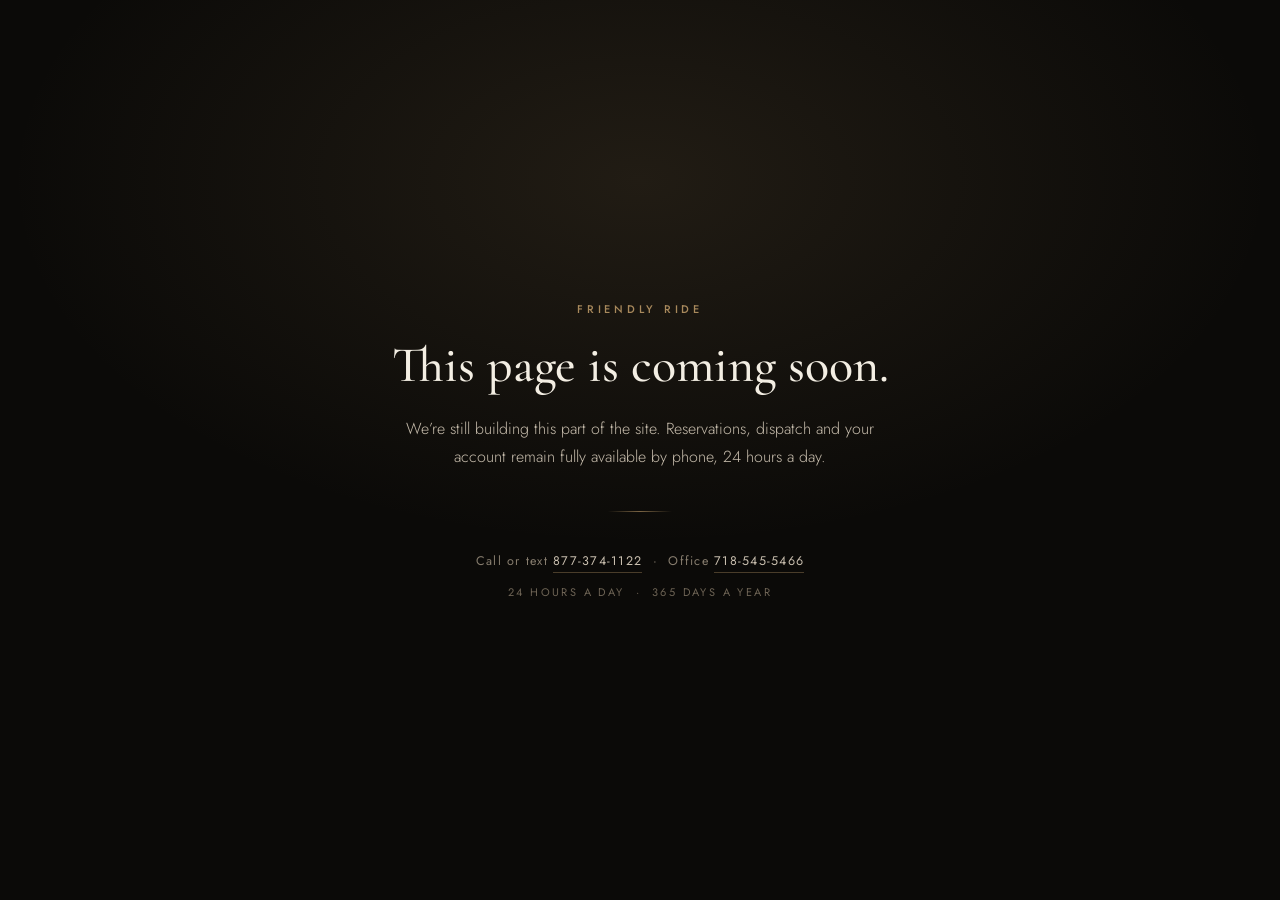
<file: maintenance.html>
<!DOCTYPE html>
<html lang="en">
<head>
<meta charset="utf-8">
<meta name="viewport" content="width=device-width, initial-scale=1">
<title>Friendly Ride — Page Coming Soon</title>
<meta name="description" content="This page is still being built. Reservations and dispatch remain available by phone, 24 hours a day.">
<meta name="robots" content="noindex">
<link rel="preconnect" href="https://fonts.gstatic.com" crossorigin>
<link rel="preconnect" href="https://fonts.googleapis.com">
<link href="https://fonts.googleapis.com/css2?family=Cormorant+Garamond:wght@400;500;600&family=Jost:wght@300;400;500&display=swap" rel="stylesheet">
<style>
  * { box-sizing: border-box; }
  html, body {
    margin: 0;
    min-height: 100%;
    background: #0B0A08;
    color: #F3EEE3;
    font-family: 'Jost', Helvetica, Arial, sans-serif;
    -webkit-font-smoothing: antialiased;
  }
  ::selection { background: #A8895C; color: #0B0A08; }
  .wrap {
    min-height: 100vh;
    display: flex;
    flex-direction: column;
    align-items: center;
    justify-content: center;
    text-align: center;
    padding: 40px 24px;
    position: relative;
    overflow: hidden;
  }
  .glow {
    position: absolute;
    inset: 0;
    background: radial-gradient(900px 520px at 50% 20%, rgba(168,137,92,.14) 0%, rgba(168,137,92,0) 70%);
    pointer-events: none;
  }
  .mark {
    height: 56px;
    margin-bottom: 28px;
    mix-blend-mode: screen;
    position: relative;
  }
  .wordmark {
    font-family: 'Cormorant Garamond', Georgia, serif;
    font-size: 15px;
    letter-spacing: .32em;
    font-weight: 500;
    color: #C9BFAF;
    margin-bottom: 46px;
    position: relative;
  }
  .eyebrow {
    font-size: 11px;
    letter-spacing: .34em;
    color: #A8895C;
    text-transform: uppercase;
    font-weight: 500;
    position: relative;
  }
  h1 {
    font-family: 'Cormorant Garamond', Georgia, serif;
    font-weight: 500;
    font-size: clamp(32px, 5vw, 50px);
    line-height: 1.12;
    margin: 20px 0 22px;
    max-width: 680px;
    text-wrap: balance;
    position: relative;
  }
  p {
    font-size: 16px;
    font-weight: 300;
    line-height: 1.75;
    color: #C6BCAC;
    max-width: 520px;
    margin: 0 auto;
    position: relative;
  }
  .rule {
    width: 64px;
    height: 1px;
    background: linear-gradient(90deg, transparent, rgba(168,137,92,.7), transparent);
    margin: 40px auto;
    position: relative;
  }
  .contact {
    font-size: 12.5px;
    letter-spacing: .1em;
    color: #877D6E;
    position: relative;
  }
  .contact a {
    color: #C9BFAF;
    text-decoration: none;
    border-bottom: 1px solid rgba(168,137,92,.4);
    padding-bottom: 2px;
    transition: color .3s;
  }
  .contact a:hover { color: #A8895C; }
  .hours {
    margin-top: 14px;
    font-size: 11px;
    letter-spacing: .22em;
    color: #6E6455;
    text-transform: uppercase;
    position: relative;
  }
</style>
<link rel="icon" type="image/x-icon" href="assets/favicon.ico">
<link rel="icon" type="image/png" sizes="32x32" href="assets/favicon-32x32.png">
<link rel="icon" type="image/png" sizes="16x16" href="assets/favicon-16x16.png">
<link rel="apple-touch-icon" sizes="180x180" href="assets/apple-touch-icon.png">
<link rel="icon" type="image/png" sizes="192x192" href="assets/android-chrome-192x192.png">
</head>
<body>
<div class="wrap">
  <div class="glow"></div>
  <div class="eyebrow">Friendly Ride</div>
  <h1>This page is coming soon.</h1>
  <p>We&rsquo;re still building this part of the site. Reservations, dispatch and your account remain fully available by phone, 24 hours a day.</p>
  <div class="rule"></div>
  <div class="contact">Call or text <a href="tel:8773741122">877-374-1122</a> &nbsp;&middot;&nbsp; Office <a href="tel:7185455466">718-545-5466</a></div>
  <div class="hours">24 Hours a Day &nbsp;&middot;&nbsp; 365 Days a Year</div>
</div>
</body>
</html>
</file>
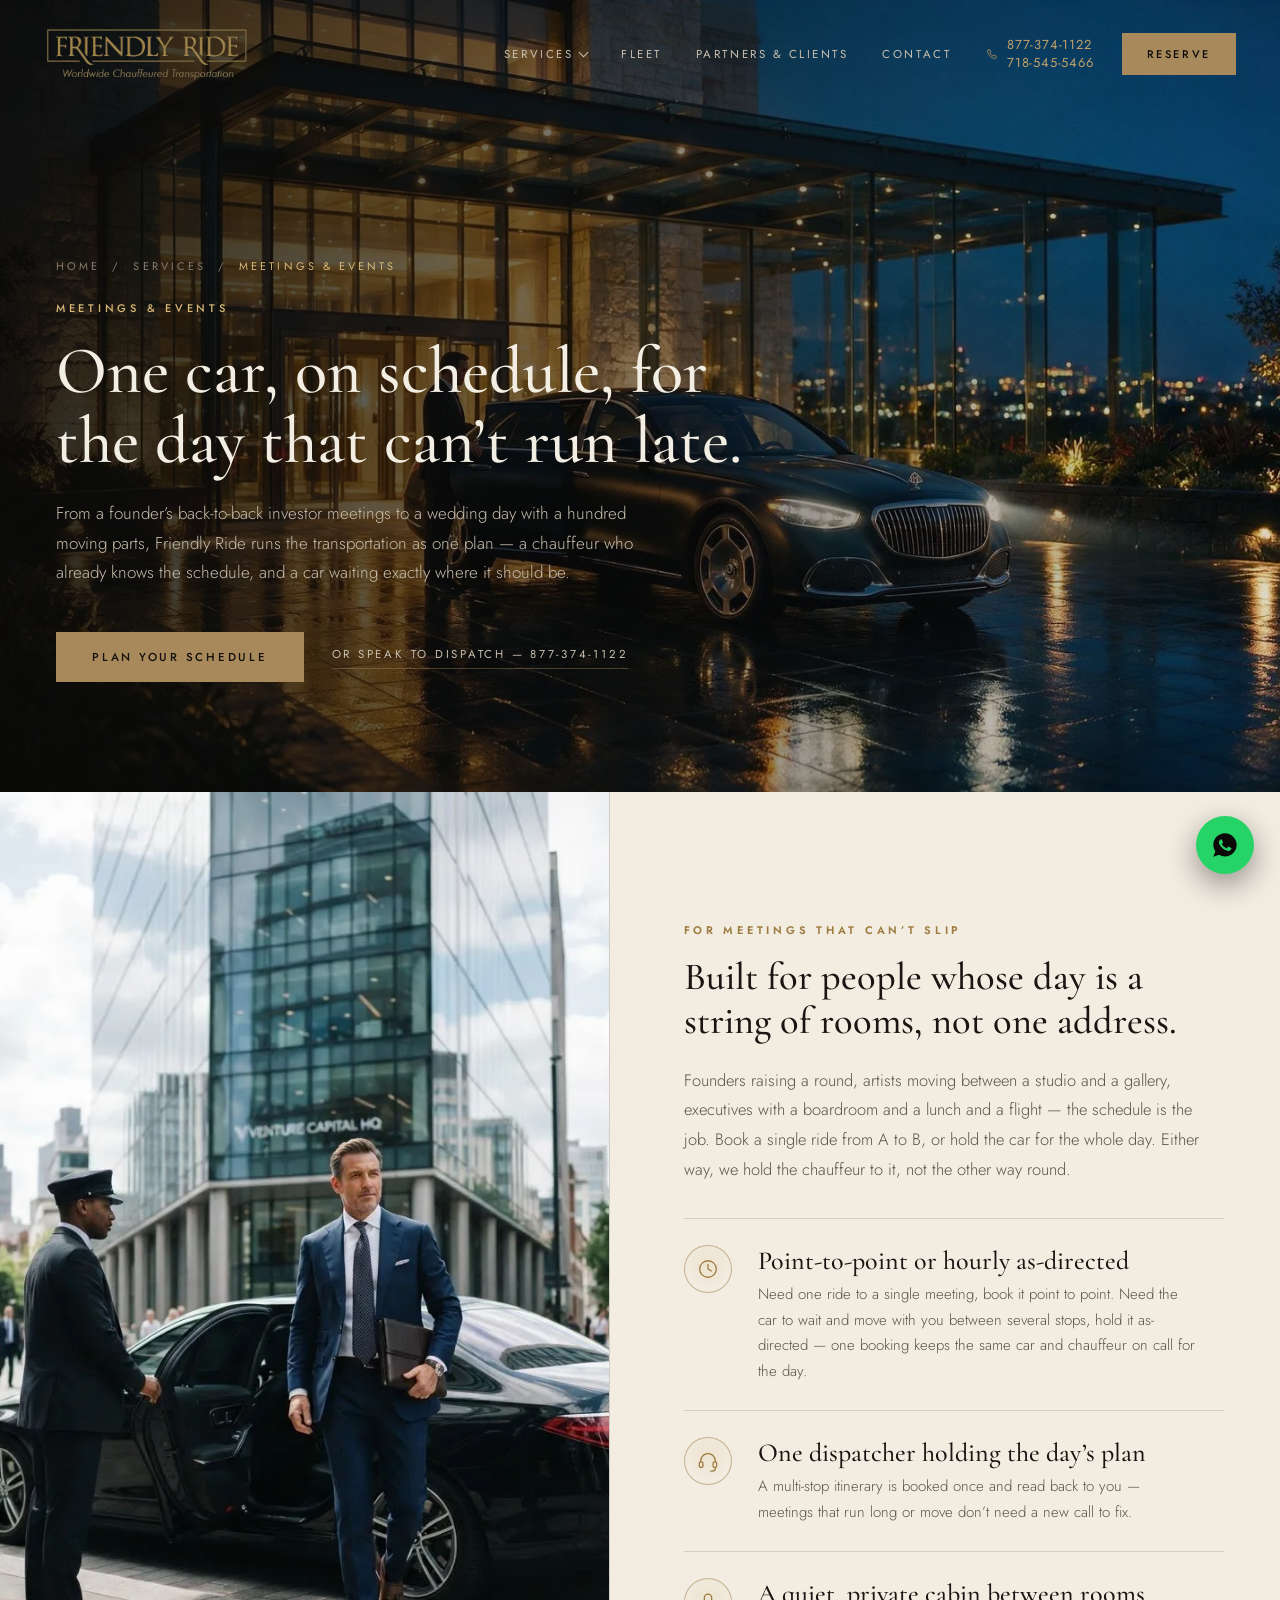
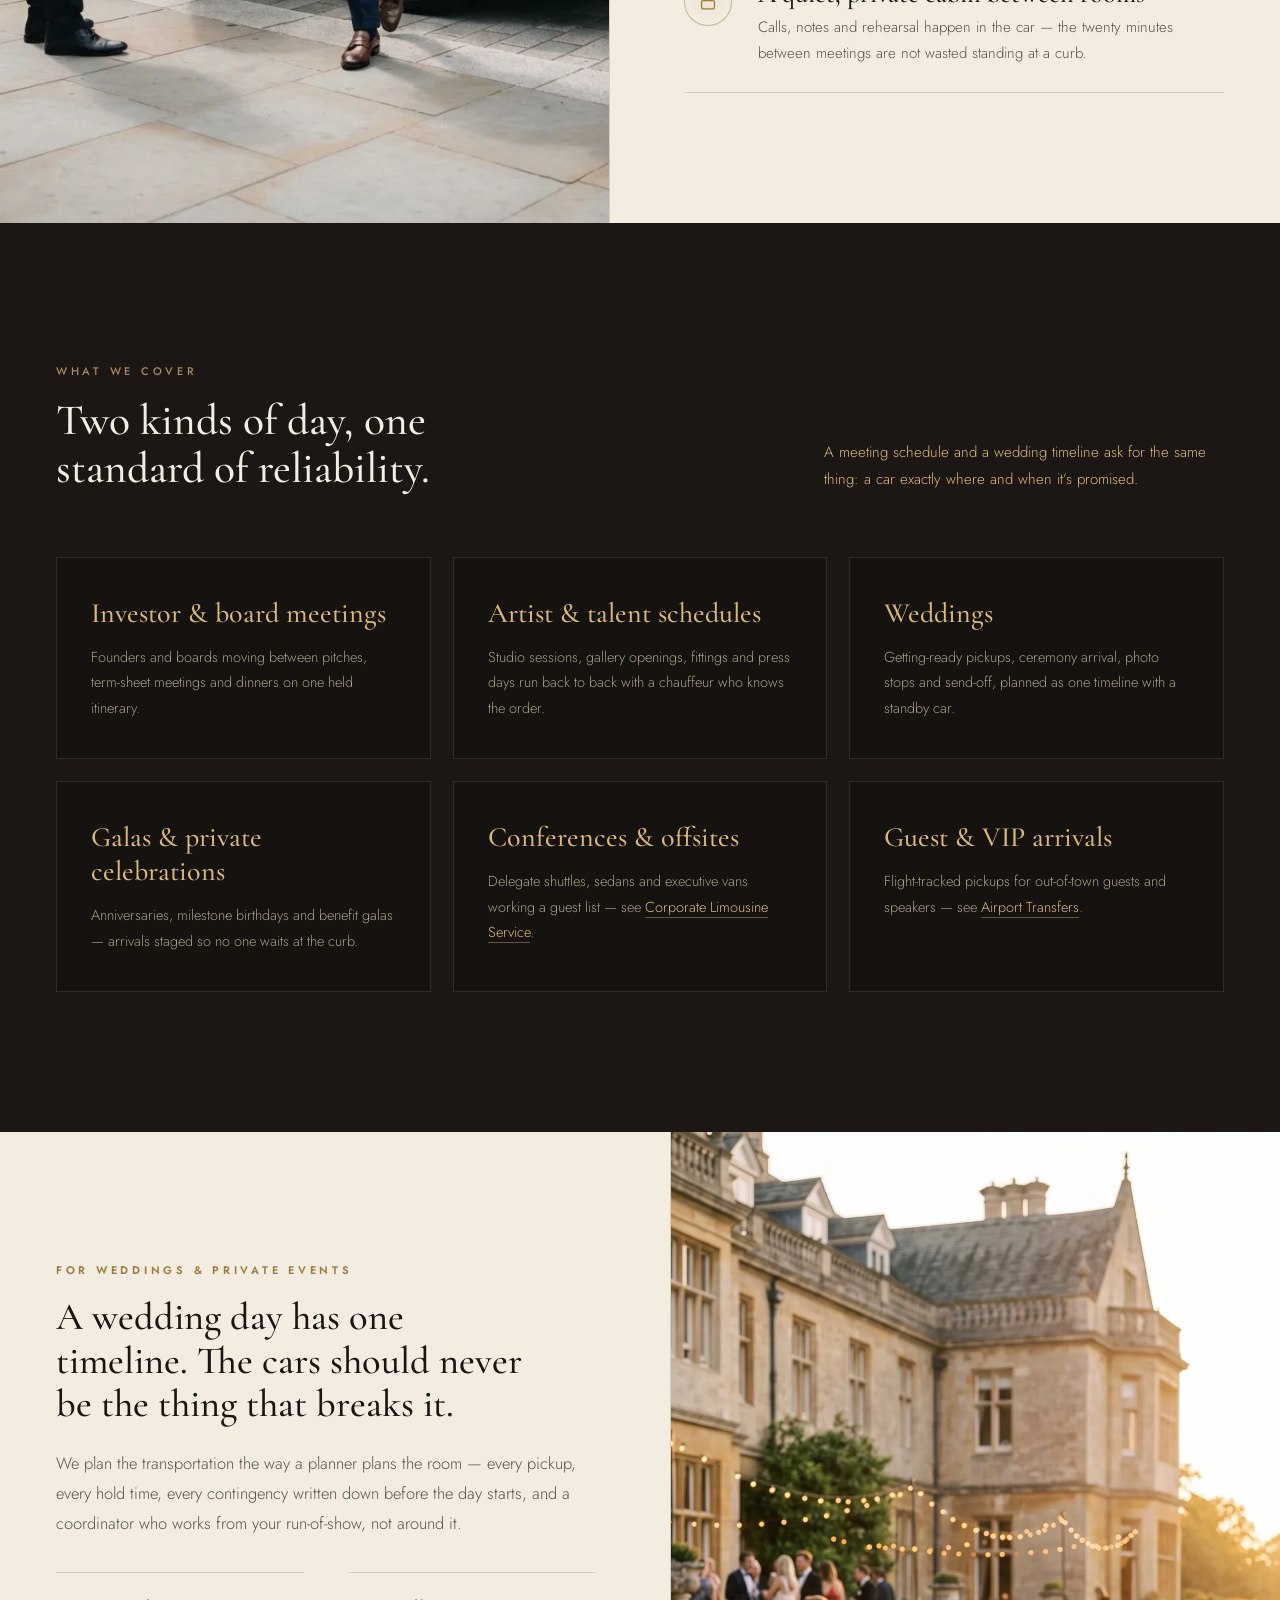
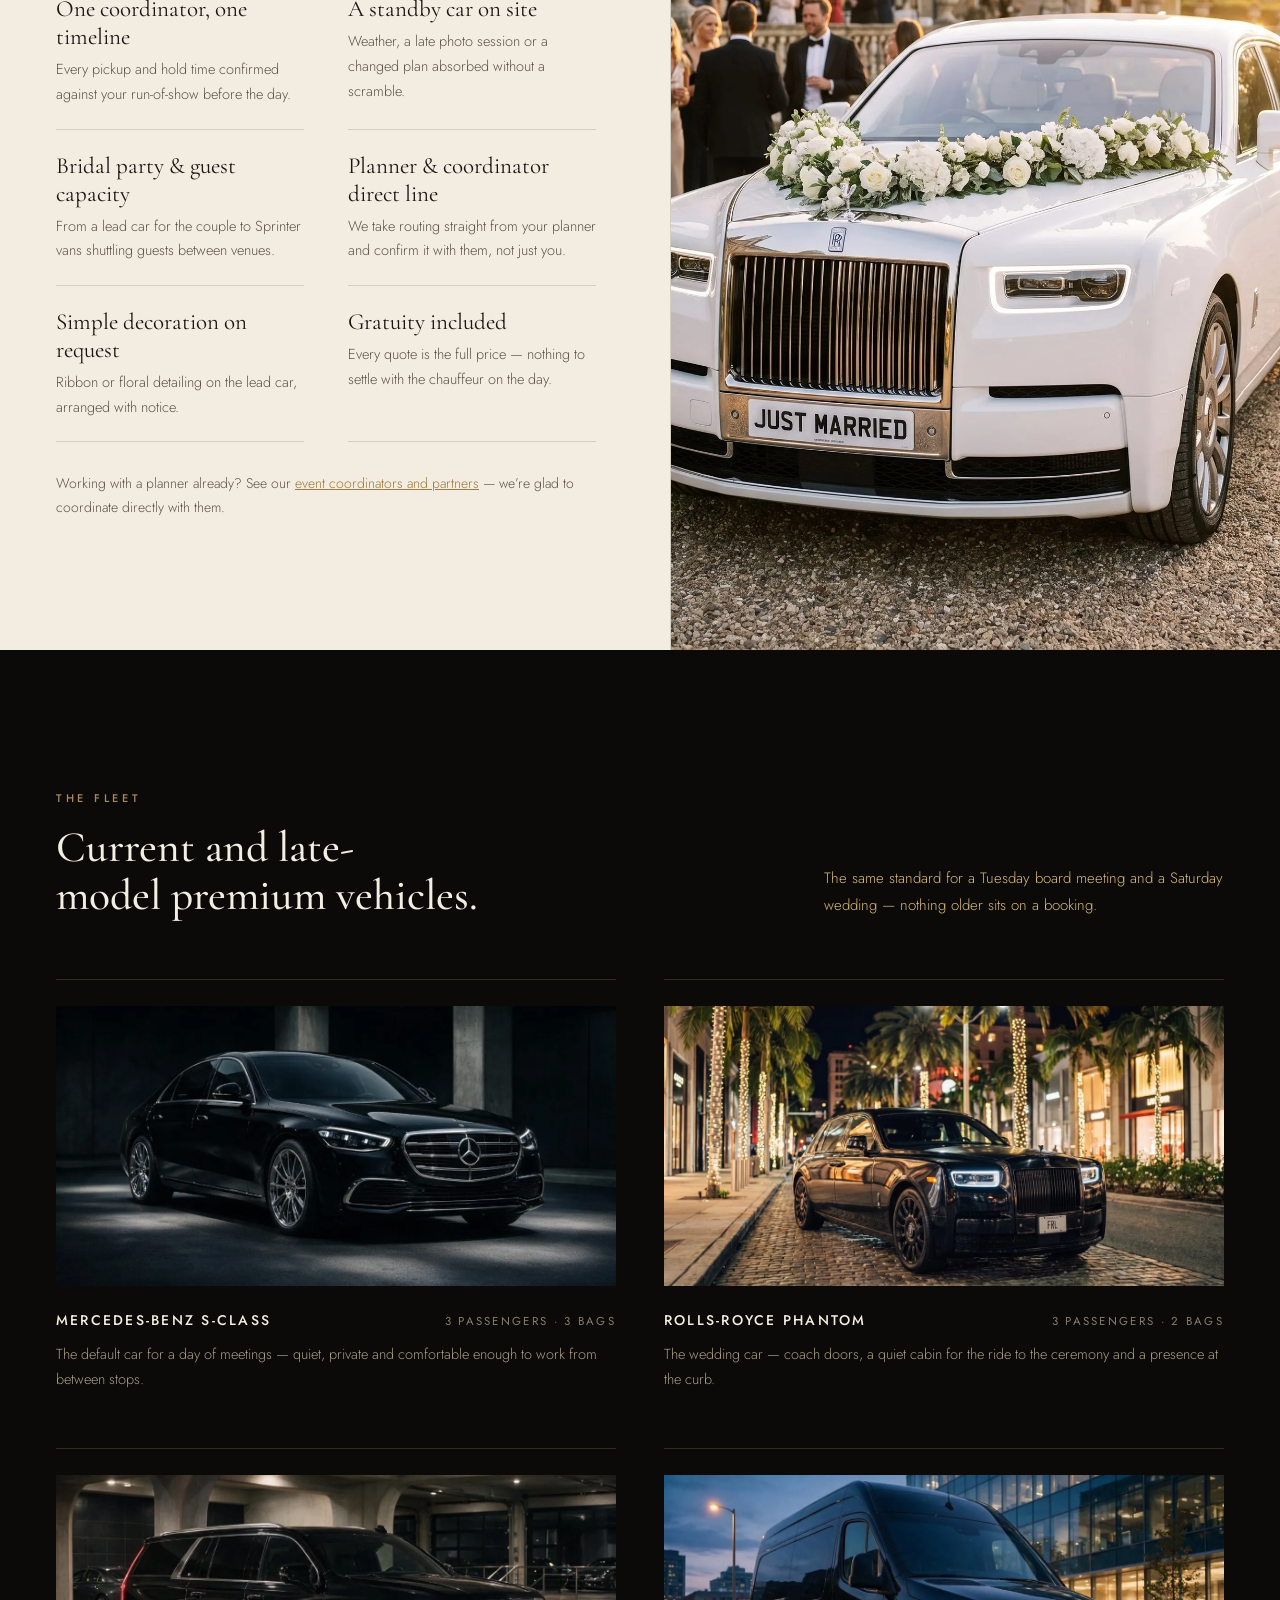
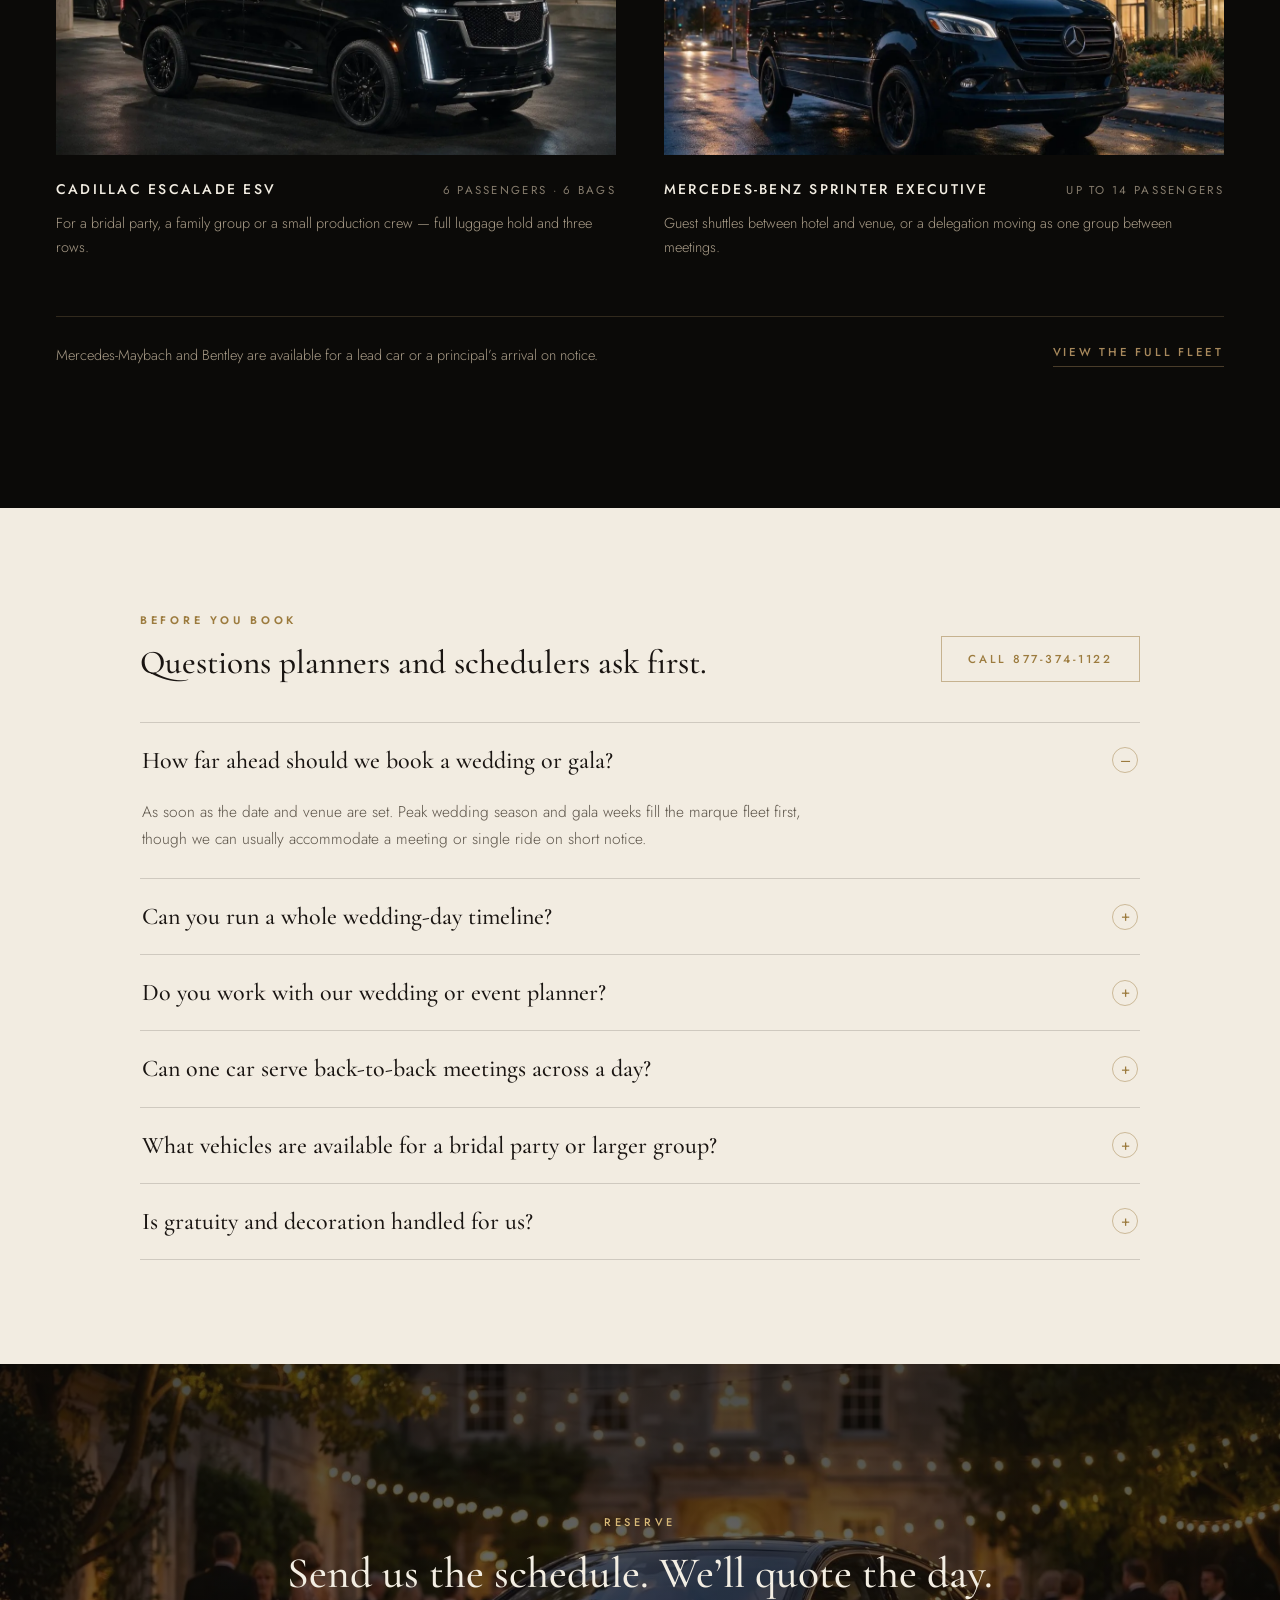
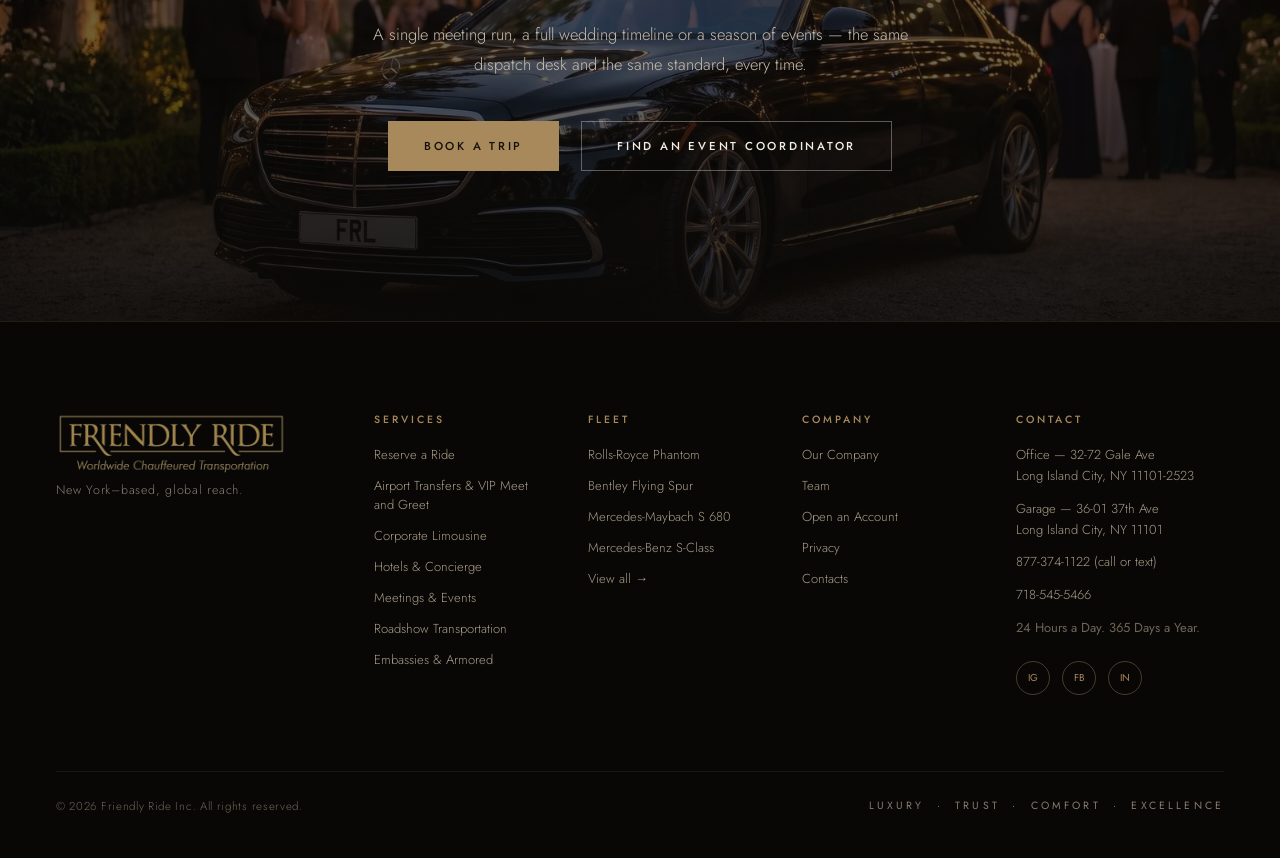
<file: meetings-events.html>
<!DOCTYPE html>
<html lang="en">
<head>
<meta charset="utf-8">
<meta name="viewport" content="width=device-width, initial-scale=1">
<title>Meetings &amp; Events Transportation | Weddings, Galas &amp; Board Meetings | Friendly Ride Inc.</title>
<meta name="description" content="Chauffeured transportation for meetings and events &mdash; board meetings, investor days, artist schedules, weddings, galas and private celebrations. 24/7 dispatch, a current, late-model fleet, one dispatcher holding the whole day.">
<link rel="canonical" href="https://friendlyrideinc.com/meetings-events.html">
<link rel="preconnect" href="https://fonts.gstatic.com" crossorigin>
<link rel="preconnect" href="https://fonts.googleapis.com">
<link href="https://fonts.googleapis.com/css2?family=Cormorant+Garamond:wght@400;500;600&family=Jost:wght@300;400;500&display=swap" rel="stylesheet">
<link rel="stylesheet" href="styles.css">
<link rel="stylesheet" href="partners.css">
<link rel="stylesheet" href="meetings-events.css">
<script type="application/ld+json">{"@context":"https://schema.org","@type":"Service","serviceType":"Meetings, events and wedding chauffeur transportation","name":"Meetings & Events Transportation","provider":{"@type":"LocalBusiness","name":"Friendly Ride Inc.","telephone":"+1-877-374-1122","address":[{"@type":"PostalAddress","name":"Office","streetAddress":"32-72 Gale Ave","addressLocality":"Long Island City","addressRegion":"NY","postalCode":"11101-2523","addressCountry":"US"},{"@type":"PostalAddress","name":"Garage","streetAddress":"36-01 37th Ave","addressLocality":"Long Island City","addressRegion":"NY","postalCode":"11101","addressCountry":"US"}],"url":"https://friendlyrideinc.com/"},"areaServed":["New York City","Manhattan","Brooklyn","Queens","Long Island","Westchester County","Connecticut","New Jersey"],"availableChannel":{"@type":"ServiceChannel","servicePhone":"+1-877-374-1122","serviceUrl":"https://friendlyrideinc.com/#services"}}</script>
<script type="application/ld+json">{"@context":"https://schema.org","@type":"FAQPage","mainEntity":[{"@type":"Question","name":"How far ahead should we book a wedding or gala?","acceptedAnswer":{"@type":"Answer","text":"As soon as the date and venue are set. Peak wedding season and gala weeks fill the marque fleet first, though we can usually accommodate a meeting or single ride on short notice."}},{"@type":"Question","name":"Can you run a whole wedding-day timeline?","acceptedAnswer":{"@type":"Answer","text":"Yes. One coordinator confirms every pickup and hold time against your run-of-show before the day, with a standby car on site to absorb weather or a changed plan."}},{"@type":"Question","name":"Do you work with our wedding or event planner?","acceptedAnswer":{"@type":"Answer","text":"Regularly. We take routing directly from your planner and confirm it with them, not just the couple or host."}},{"@type":"Question","name":"Can one car serve back-to-back meetings across a day?","acceptedAnswer":{"@type":"Answer","text":"Yes — book it as-directed and the same car and chauffeur hold for the whole day, moving with you between stops."}},{"@type":"Question","name":"What vehicles are available for a bridal party or larger group?","acceptedAnswer":{"@type":"Answer","text":"From a lead car for the couple to Sprinter vans shuttling guests between venues, with full luggage hold and three rows in the Escalade ESV."}},{"@type":"Question","name":"Is gratuity and decoration handled for us?","acceptedAnswer":{"@type":"Answer","text":"Gratuity is included in every quote. Ribbon or floral detailing on the lead car can be arranged with notice."}}]}</script>
<script type="application/ld+json">{"@context":"https://schema.org","@type":"BreadcrumbList","itemListElement":[{"@type":"ListItem","position":1,"name":"Home","item":"https://friendlyrideinc.com/"},{"@type":"ListItem","position":2,"name":"Services","item":"https://friendlyrideinc.com/#services"},{"@type":"ListItem","position":3,"name":"Meetings & Events"}]}</script>
<link rel="icon" type="image/x-icon" href="assets/favicon.ico">
<link rel="icon" type="image/png" sizes="32x32" href="assets/favicon-32x32.png">
<link rel="icon" type="image/png" sizes="16x16" href="assets/favicon-16x16.png">
<link rel="apple-touch-icon" sizes="180x180" href="assets/apple-touch-icon.png">
<link rel="icon" type="image/png" sizes="192x192" href="assets/android-chrome-192x192.png">
</head>
<body>

<!-- ============ NAV ============ -->
<header class="nav">
  <a href="index.html" class="nav__logo">
    <img src="assets/frl-logo-full.png" alt="Friendly Ride — Worldwide Chauffeured Transportation" class="nav__mark">
  </a>
  <nav class="nav__links" id="navMenu">
    <div class="nav__dropdown">
      <button type="button" class="nav__link nav__dropdown-trigger" aria-expanded="false" aria-controls="servicesMenu">SERVICES <span class="nav__dropdown-caret"></span></button>
      <div class="nav__dropdown-menu" id="servicesMenu">
        <a href="airport-transfers.html" class="nav__dropdown-link">Airport Transfers &amp; VIP Greeting</a>
        <a href="corporate-limousine.html" class="nav__dropdown-link">Corporate Limousine</a>
        <a href="hotels-concierge.html" class="nav__dropdown-link">Hotels &amp; Concierge</a>
        <a href="meetings-events.html" class="nav__dropdown-link nav__dropdown-link--active">Meetings &amp; Events</a>
        <a href="roadshow-transportation.html" class="nav__dropdown-link">Roadshow Transportation</a>
        <a href="embassies-armored.html" class="nav__dropdown-link">Embassies &amp; Armored Service</a>
      </div>
    </div>
    <a href="fleet.html" class="nav__link">FLEET</a>
    <a href="partners.html" class="nav__link">PARTNERS &amp; CLIENTS</a>
    <a href="contact-us.html" class="nav__link">CONTACT</a>
    <div class="nav__phones">
      <svg width="13" height="13" viewBox="0 0 24 24" fill="none" stroke="currentColor" stroke-width="1.5" stroke-linecap="round" stroke-linejoin="round" class="nav__phone-icon"><path d="M6.5 3.5h3l1.5 4-2 1.4a12 12 0 0 0 6.1 6.1l1.4-2 4 1.5v3a2 2 0 0 1-2.2 2A17.5 17.5 0 0 1 4.5 5.7a2 2 0 0 1 2-2.2z"></path></svg>
      <div class="nav__phone-numbers">
        <a href="tel:8773741122" class="nav__phone">877-374-1122</a>
        <a href="tel:7185455466" class="nav__phone">718-545-5466</a>
      </div>
    </div>
  </nav>
  <a href="reserve-a-ride.html" class="btn btn--nav">RESERVE</a>
  <a href="tel:8773741122" class="nav__call" aria-label="Call Friendly Ride">
    <svg width="16" height="16" viewBox="0 0 24 24" fill="none" stroke="currentColor" stroke-width="1.6" stroke-linecap="round" stroke-linejoin="round"><path d="M6.5 3.5h3l1.5 4-2 1.4a12 12 0 0 0 6.1 6.1l1.4-2 4 1.5v3a2 2 0 0 1-2.2 2A17.5 17.5 0 0 1 4.5 5.7a2 2 0 0 1 2-2.2z"></path></svg>
  </a>
  <button class="nav__toggle" id="navToggle" aria-label="Menu" aria-expanded="false" aria-controls="navMenu">
    <span></span><span></span><span></span>
  </button>
</header>

<!-- ============ HERO ============ -->
<section id="top" class="me-hero">
  <img width="1600" height="900" class="me-hero__media" src="assets/meetings-hero-maybach.webp" alt="Current-model Mercedes-Maybach at a glass venue entrance, dusk">
  <div class="me-hero__scrim"></div>
  <div class="me-hero__content">
    <div class="me-hero__breadcrumb">
      <a href="index.html">Home</a><span>/</span>
      <a href="index.html#services">Services</a><span>/</span>
      <span class="me-hero__breadcrumb-current">Meetings &amp; Events</span>
    </div>
    <div class="eyebrow me-hero__eyebrow">Meetings &amp; Events</div>
    <h1 class="me-hero__title">One car, on schedule, for the day that can&rsquo;t run late.</h1>
    <p class="me-hero__desc">From a founder&rsquo;s back-to-back investor meetings to a wedding day with a hundred moving parts, Friendly Ride runs the transportation as one plan &mdash; a chauffeur who already knows the schedule, and a car waiting exactly where it should be.</p>
    <div class="me-hero__actions">
      <a href="reserve-a-ride.html" class="btn btn--solid">PLAN YOUR SCHEDULE</a>
      <a href="tel:8773741122" class="link-underline">OR SPEAK TO DISPATCH &mdash; 877-374-1122</a>
    </div>
  </div>
</section>

<!-- ============ FOR MEETINGS THAT CAN'T SLIP ============ -->
<section class="me-why">
  <img loading="lazy" width="928" height="1152" src="assets/meetings-vc-scene.webp" alt="Chauffeur holding the door for an executive outside an office tower" class="me-why__media">
  <div class="me-why__content">
    <div class="eyebrow-light">For Meetings That Can&rsquo;t Slip</div>
    <h2 class="section-title-light">Built for people whose day is a string of rooms, not one address.</h2>
    <p class="light-desc">Founders raising a round, artists moving between a studio and a gallery, executives with a boardroom and a lunch and a flight &mdash; the schedule is the job. Book a single ride from A to B, or hold the car for the whole day. Either way, we hold the chauffeur to it, not the other way round.</p>
    <div class="me-why__list">
      <div class="me-why__item">
        <div class="me-why__icon"><svg width="22" height="22" viewBox="0 0 24 24" fill="none" stroke="currentColor" stroke-width="1.4" stroke-linecap="round" stroke-linejoin="round"><circle cx="12" cy="12" r="9"></circle><path d="M12 7v5l3.5 2"></path></svg></div>
        <div>
          <div class="me-why__title">Point-to-point or hourly as-directed</div>
          <p class="me-why__text">Need one ride to a single meeting, book it point to point. Need the car to wait and move with you between several stops, hold it as-directed &mdash; one booking keeps the same car and chauffeur on call for the day.</p>
        </div>
      </div>
      <div class="me-why__item">
        <div class="me-why__icon"><svg width="22" height="22" viewBox="0 0 24 24" fill="none" stroke="currentColor" stroke-width="1.4" stroke-linecap="round"><path d="M4 13v-1a8 8 0 0 1 16 0v1"></path><rect x="2.5" y="13" width="4" height="6" rx="1.5"></rect><rect x="17.5" y="13" width="4" height="6" rx="1.5"></rect><path d="M20 19v1a3 3 0 0 1-3 3h-2"></path></svg></div>
        <div>
          <div class="me-why__title">One dispatcher holding the day&rsquo;s plan</div>
          <p class="me-why__text">A multi-stop itinerary is booked once and read back to you &mdash; meetings that run long or move don&rsquo;t need a new call to fix.</p>
        </div>
      </div>
      <div class="me-why__item me-why__item--last">
        <div class="me-why__icon"><svg width="22" height="22" viewBox="0 0 24 24" fill="none" stroke="currentColor" stroke-width="1.4" stroke-linecap="round" stroke-linejoin="round"><rect x="5" y="10.5" width="14" height="9" rx="1.5"></rect><path d="M8 10.5V7.5a4 4 0 0 1 8 0v3"></path></svg></div>
        <div>
          <div class="me-why__title">A quiet, private cabin between rooms</div>
          <p class="me-why__text">Calls, notes and rehearsal happen in the car &mdash; the twenty minutes between meetings are not wasted standing at a curb.</p>
        </div>
      </div>
    </div>
  </div>
</section>

<!-- ============ WHAT WE COVER ============ -->
<section class="me-cover">
  <div class="me-cover__head">
    <div class="me-cover__head-main">
      <div class="eyebrow">What We Cover</div>
      <h2 class="section-title me-cover__title">Two kinds of day, one standard of reliability.</h2>
    </div>
    <p class="me-cover__desc">A meeting schedule and a wedding timeline ask for the same thing: a car exactly where and when it&rsquo;s promised.</p>
  </div>
  <div class="me-cover__grid">
    <div class="me-cover-card">
      <div class="me-cover-card__title">Investor &amp; board meetings</div>
      <p class="me-cover-card__text">Founders and boards moving between pitches, term-sheet meetings and dinners on one held itinerary.</p>
    </div>
    <div class="me-cover-card">
      <div class="me-cover-card__title">Artist &amp; talent schedules</div>
      <p class="me-cover-card__text">Studio sessions, gallery openings, fittings and press days run back to back with a chauffeur who knows the order.</p>
    </div>
    <div class="me-cover-card">
      <div class="me-cover-card__title">Weddings</div>
      <p class="me-cover-card__text">Getting-ready pickups, ceremony arrival, photo stops and send-off, planned as one timeline with a standby car.</p>
    </div>
    <div class="me-cover-card">
      <div class="me-cover-card__title">Galas &amp; private celebrations</div>
      <p class="me-cover-card__text">Anniversaries, milestone birthdays and benefit galas &mdash; arrivals staged so no one waits at the curb.</p>
    </div>
    <div class="me-cover-card">
      <div class="me-cover-card__title">Conferences &amp; offsites</div>
      <p class="me-cover-card__text">Delegate shuttles, sedans and executive vans working a guest list &mdash; see <a href="corporate-limousine.html" class="me-cover-card__link">Corporate Limousine Service</a>.</p>
    </div>
    <div class="me-cover-card">
      <div class="me-cover-card__title">Guest &amp; VIP arrivals</div>
      <p class="me-cover-card__text">Flight-tracked pickups for out-of-town guests and speakers &mdash; see <a href="airport-transfers.html" class="me-cover-card__link">Airport Transfers</a>.</p>
    </div>
  </div>
</section>

<!-- ============ FOR WEDDINGS & PRIVATE EVENTS ============ -->
<section class="me-wedding">
  <div class="me-wedding__content">
    <div class="eyebrow-light">For Weddings &amp; Private Events</div>
    <h2 class="section-title-light">A wedding day has one timeline. The cars should never be the thing that breaks it.</h2>
    <p class="light-desc">We plan the transportation the way a planner plans the room &mdash; every pickup, every hold time, every contingency written down before the day starts, and a coordinator who works from your run-of-show, not around it.</p>
    <div class="me-wedding__grid">
      <div class="me-wedding__item">
        <div class="me-wedding__item-title">One coordinator, one timeline</div>
        <p class="me-wedding__item-text">Every pickup and hold time confirmed against your run-of-show before the day.</p>
      </div>
      <div class="me-wedding__item">
        <div class="me-wedding__item-title">A standby car on site</div>
        <p class="me-wedding__item-text">Weather, a late photo session or a changed plan absorbed without a scramble.</p>
      </div>
      <div class="me-wedding__item">
        <div class="me-wedding__item-title">Bridal party &amp; guest capacity</div>
        <p class="me-wedding__item-text">From a lead car for the couple to Sprinter vans shuttling guests between venues.</p>
      </div>
      <div class="me-wedding__item">
        <div class="me-wedding__item-title">Planner &amp; coordinator direct line</div>
        <p class="me-wedding__item-text">We take routing straight from your planner and confirm it with them, not just you.</p>
      </div>
      <div class="me-wedding__item me-wedding__item--last">
        <div class="me-wedding__item-title">Simple decoration on request</div>
        <p class="me-wedding__item-text">Ribbon or floral detailing on the lead car, arranged with notice.</p>
      </div>
      <div class="me-wedding__item me-wedding__item--last">
        <div class="me-wedding__item-title">Gratuity included</div>
        <p class="me-wedding__item-text">Every quote is the full price &mdash; nothing to settle with the chauffeur on the day.</p>
      </div>
    </div>
    <p class="me-wedding__note">Working with a planner already? See our <a href="partners.html">event coordinators and partners</a> &mdash; we&rsquo;re glad to coordinate directly with them.</p>
  </div>
  <img loading="lazy" width="1600" height="2143" src="assets/meetings-wedding-phantom.webp" alt="Current-model Rolls-Royce Phantom decorated for a wedding outside an estate" class="me-wedding__media">
</section>

<!-- ============ FLEET ============ -->
<section class="me-fleet">
  <div class="me-fleet__head">
    <div class="me-fleet__head-main">
      <div class="eyebrow">The Fleet</div>
      <h2 class="section-title me-fleet__title">Current and late-model premium vehicles.</h2>
    </div>
    <p class="me-fleet__desc">The same standard for a Tuesday board meeting and a Saturday wedding &mdash; nothing older sits on a booking.</p>
  </div>
  <div class="me-fleet__grid">
    <a href="fleet.html#sedans" class="me-fleet-card">
      <img loading="lazy" width="1232" height="821" src="assets/meetings-fleet-sclass.webp" alt="Mercedes-Benz S-Class, current generation" class="me-fleet-card__image">
      <div class="me-fleet-card__row">
        <div class="me-fleet-card__title">Mercedes-Benz S-Class</div>
        <div class="me-fleet-card__spec">3 passengers &middot; 3 bags</div>
      </div>
      <p class="me-fleet-card__text">The default car for a day of meetings &mdash; quiet, private and comfortable enough to work from between stops.</p>
    </a>
    <a href="fleet.html#sedans" class="me-fleet-card">
      <img loading="lazy" width="1232" height="687" src="assets/meetings-fleet-phantom.webp" alt="Rolls-Royce Phantom, current generation" class="me-fleet-card__image">
      <div class="me-fleet-card__row">
        <div class="me-fleet-card__title">Rolls-Royce Phantom</div>
        <div class="me-fleet-card__spec">3 passengers &middot; 2 bags</div>
      </div>
      <p class="me-fleet-card__text">The wedding car &mdash; coach doors, a quiet cabin for the ride to the ceremony and a presence at the curb.</p>
    </a>
    <a href="fleet.html#suvs" class="me-fleet-card">
      <img loading="lazy" width="1232" height="821" src="assets/meetings-fleet-escalade.webp" alt="Cadillac Escalade ESV, current generation" class="me-fleet-card__image">
      <div class="me-fleet-card__row">
        <div class="me-fleet-card__title">Cadillac Escalade ESV</div>
        <div class="me-fleet-card__spec">6 passengers &middot; 6 bags</div>
      </div>
      <p class="me-fleet-card__text">For a bridal party, a family group or a small production crew &mdash; full luggage hold and three rows.</p>
    </a>
    <a href="fleet.html#sprinters" class="me-fleet-card">
      <img loading="lazy" width="1232" height="821" src="assets/meetings-fleet-sprinter.webp" alt="Mercedes-Benz Sprinter executive van, current generation" class="me-fleet-card__image">
      <div class="me-fleet-card__row">
        <div class="me-fleet-card__title">Mercedes-Benz Sprinter Executive</div>
        <div class="me-fleet-card__spec">Up to 14 passengers</div>
      </div>
      <p class="me-fleet-card__text">Guest shuttles between hotel and venue, or a delegation moving as one group between meetings.</p>
    </a>
  </div>
  <div class="me-fleet__footer">
    <p class="me-fleet__footer-text">Mercedes-Maybach and Bentley are available for a lead car or a principal&rsquo;s arrival on notice.</p>
    <a href="fleet.html" class="link-underline link-underline--brass">VIEW THE FULL FLEET</a>
  </div>
</section>

<!-- ============ FAQ ============ -->
<section class="me-faq">
  <div class="me-faq__head">
    <div>
      <div class="eyebrow-light">Before You Book</div>
      <h2 class="section-title-light me-faq__title">Questions planners and schedulers ask first.</h2>
    </div>
    <a href="tel:8773741122" class="btn btn--outline me-faq__call">CALL 877-374-1122</a>
  </div>
  <div class="me-faq__list">
    <details class="me-faq__item" open>
      <summary class="me-faq__summary">
        <span class="me-faq__q">How far ahead should we book a wedding or gala?</span>
        <span class="me-faq__sign"></span>
      </summary>
      <p class="me-faq__a">As soon as the date and venue are set. Peak wedding season and gala weeks fill the marque fleet first, though we can usually accommodate a meeting or single ride on short notice.</p>
    </details>
    <details class="me-faq__item">
      <summary class="me-faq__summary">
        <span class="me-faq__q">Can you run a whole wedding-day timeline?</span>
        <span class="me-faq__sign"></span>
      </summary>
      <p class="me-faq__a">Yes. One coordinator confirms every pickup and hold time against your run-of-show before the day, with a standby car on site to absorb weather or a changed plan.</p>
    </details>
    <details class="me-faq__item">
      <summary class="me-faq__summary">
        <span class="me-faq__q">Do you work with our wedding or event planner?</span>
        <span class="me-faq__sign"></span>
      </summary>
      <p class="me-faq__a">Regularly. We take routing directly from your planner and confirm it with them, not just the couple or host.</p>
    </details>
    <details class="me-faq__item">
      <summary class="me-faq__summary">
        <span class="me-faq__q">Can one car serve back-to-back meetings across a day?</span>
        <span class="me-faq__sign"></span>
      </summary>
      <p class="me-faq__a">Yes &mdash; book it as-directed and the same car and chauffeur hold for the whole day, moving with you between stops.</p>
    </details>
    <details class="me-faq__item">
      <summary class="me-faq__summary">
        <span class="me-faq__q">What vehicles are available for a bridal party or larger group?</span>
        <span class="me-faq__sign"></span>
      </summary>
      <p class="me-faq__a">From a lead car for the couple to Sprinter vans shuttling guests between venues, with full luggage hold and three rows in the Escalade ESV.</p>
    </details>
    <details class="me-faq__item">
      <summary class="me-faq__summary">
        <span class="me-faq__q">Is gratuity and decoration handled for us?</span>
        <span class="me-faq__sign"></span>
      </summary>
      <p class="me-faq__a">Gratuity is included in every quote. Ribbon or floral detailing on the lead car can be arranged with notice.</p>
    </details>
  </div>
</section>

<!-- ============ CTA ============ -->
<section class="me-cta">
  <img loading="lazy" width="1600" height="893" src="assets/meetings-cta-gala.webp" alt="Current-model Mercedes-Benz S-Class at a garden gala, evening" class="me-cta__bg">
  <div class="me-cta__scrim"></div>
  <div class="me-cta__content">
    <div class="eyebrow me-cta__eyebrow">Reserve</div>
    <h2 class="section-title me-cta__title">Send us the schedule. We&rsquo;ll quote the day.</h2>
    <p class="me-cta__desc">A single meeting run, a full wedding timeline or a season of events &mdash; the same dispatch desk and the same standard, every time.</p>
    <div class="me-cta__actions">
      <a href="reserve-a-ride.html" class="btn btn--solid">BOOK A TRIP</a>
      <a href="contact-us.html" class="btn btn--outline me-cta__outline">FIND AN EVENT COORDINATOR</a>
    </div>
  </div>
</section>

<!-- ============ FOOTER ============ -->
<footer class="footer">
  <div class="footer__grid">
    <div class="footer__brand">
      <a href="index.html">
        <img loading="lazy" src="assets/frl-logo-full.png" alt="Friendly Ride — Worldwide Chauffeured Transportation" class="footer__lockup">
      </a>
      <div class="footer__tagline">New York&ndash;based, global reach.</div>
    </div>
    <div class="footer__col">
      <div class="footer__heading">Services</div>
      <div class="footer__links">
        <a href="reserve-a-ride.html">Reserve a Ride</a>
        <a href="airport-transfers.html">Airport Transfers &amp; VIP Meet and Greet</a>
        <a href="corporate-limousine.html">Corporate Limousine</a>
        <a href="hotels-concierge.html">Hotels &amp; Concierge</a>
        <a href="meetings-events.html">Meetings &amp; Events</a>
        <a href="roadshow-transportation.html">Roadshow Transportation</a>
        <a href="embassies-armored.html">Embassies &amp; Armored</a>
      </div>
    </div>
    <div class="footer__col">
      <div class="footer__heading">Fleet</div>
      <div class="footer__links">
        <a href="fleet.html#sedans">Rolls-Royce Phantom</a>
        <a href="fleet.html#sedans">Bentley Flying Spur</a>
        <a href="fleet.html#sedans">Mercedes-Maybach S 680</a>
        <a href="fleet.html#sedans">Mercedes-Benz S-Class</a>
        <a href="fleet.html">View all &rarr;</a>
      </div>
    </div>
    <div class="footer__col">
      <div class="footer__heading">Company</div>
      <div class="footer__links">
        <a href="maintenance.html">Our Company</a>
        <a href="maintenance.html">Team</a>
        <a href="contact-us.html">Open an Account</a>
        <a href="maintenance.html">Privacy</a>
        <a href="contact-us.html">Contacts</a>
      </div>
    </div>
    <div class="footer__col">
      <div class="footer__heading">Contact</div>
      <div class="footer__contact">
        <a href="https://www.google.com/maps/search/?api=1&amp;query=32-72+Gale+Ave%2C+Long+Island+City%2C+NY+11101-2523">Office &mdash; 32-72 Gale Ave<br>Long Island City, NY 11101-2523</a>
        <a href="https://www.google.com/maps/search/?api=1&amp;query=36-01+37th+Ave%2C+Long+Island+City%2C+NY+11101">Garage &mdash; 36-01 37th Ave<br>Long Island City, NY 11101</a>
        <a href="tel:8773741122">877-374-1122 (call or text)</a>
        <a href="tel:7185455466">718-545-5466</a>
        <div class="footer__hours">24 Hours a Day. 365 Days a Year.</div>
      </div>
      <div class="footer__social">
        <a href="#" aria-label="Instagram">IG</a>
        <a href="#" aria-label="Facebook">FB</a>
        <a href="#" aria-label="LinkedIn">IN</a>
      </div>
    </div>
  </div>
  <div class="footer__bottom">
    <div class="footer__copy">&copy; 2026 Friendly Ride Inc. All rights reserved.</div>
    <div class="footer__values">Luxury &nbsp;&middot;&nbsp; Trust &nbsp;&middot;&nbsp; Comfort &nbsp;&middot;&nbsp; Excellence</div>
  </div>
</footer>

<script src="script.js" defer></script>
<!-- ============ WHATSAPP WIDGET ============ -->
<div class="wa-widget" id="waWidget">
  <div class="wa-panel" id="waPanel" hidden>
    <div class="wa-panel__head">
      <div class="wa-panel__head-text">
        <div class="wa-panel__title">Friendly Ride</div>
        <div class="wa-panel__subtitle">Usually replies within minutes</div>
      </div>
      <button type="button" class="wa-panel__close" id="waClose" aria-label="Close chat">&times;</button>
    </div>
    <div class="wa-panel__body">
      <div class="wa-bubble">Hi there &mdash; how can we help? Send us a message and we&rsquo;ll pick it up on WhatsApp right away.</div>
    </div>
    <form class="wa-panel__form" id="waForm">
      <textarea class="wa-panel__input" id="waMessage" rows="2" placeholder="Type your message&hellip;"></textarea>
      <button type="submit" class="wa-panel__send" aria-label="Send on WhatsApp">
        <svg width="18" height="18" viewBox="0 0 24 24" fill="currentColor"><path d="M2 21l1.65-6.03A9 9 0 1 1 9 20.35L2 21zm7.1-4.7.35.2a7 7 0 1 0-2.95-2.95l.2.35-.9 3.3 3.3-.9zm5.1-3.2c-.2-.1-1.2-.6-1.4-.65-.2-.08-.33-.1-.47.1-.14.2-.53.65-.65.78-.12.13-.24.15-.44.05-.2-.1-.87-.32-1.65-1.02-.6-.55-1.02-1.22-1.14-1.42-.12-.2-.01-.32.09-.42.1-.1.2-.24.3-.36.1-.12.13-.2.2-.34.07-.13.03-.25-.02-.35-.05-.1-.47-1.12-.64-1.54-.17-.4-.34-.35-.47-.36h-.4c-.13 0-.35.05-.53.25-.18.2-.7.68-.7 1.66 0 .98.72 1.93.82 2.06.1.13 1.4 2.15 3.4 3.01.48.2.85.33 1.14.42.48.15.92.13 1.26.08.39-.06 1.2-.49 1.37-.96.17-.47.17-.88.12-.96-.05-.09-.18-.14-.38-.24z"></path></svg>
      </button>
    </form>
    <a href="tel:8773741122" class="wa-panel__fallback">Prefer to call? 877-374-1122</a>
  </div>
  <button type="button" class="wa-toggle" id="waToggle" aria-label="Chat with us on WhatsApp">
    <svg width="28" height="28" viewBox="0 0 24 24" fill="currentColor"><path d="M12 2C6.48 2 2 6.36 2 11.75c0 2.06.63 3.97 1.72 5.56L2 22l4.86-1.63a10.2 10.2 0 0 0 5.14 1.38c5.52 0 10-4.36 10-9.75S17.52 2 12 2zm5.1 13.84c-.22.6-1.27 1.16-1.75 1.2-.45.05-.92.24-3.08-.66-2.6-1.08-4.28-3.72-4.4-3.89-.13-.17-1.06-1.4-1.06-2.68 0-1.27.67-1.9.9-2.16.23-.25.5-.32.67-.32.17 0 .34 0 .48.01.16.01.36-.06.57.43.22.5.73 1.73.79 1.85.06.13.1.28.02.45-.09.17-.13.28-.26.43-.13.15-.28.34-.4.46-.13.13-.27.27-.12.53.16.26.7 1.15 1.5 1.86 1.03.92 1.9 1.2 2.16 1.34.26.13.42.11.57-.07.16-.17.66-.77.84-1.03.18-.26.36-.22.6-.13.25.09 1.58.75 1.85.88.27.13.45.2.51.31.07.11.07.63-.15 1.23z"></path></svg>
  </button>
</div>

<script src="whatsapp-widget.js" defer></script>
</body>
</html>
</file>
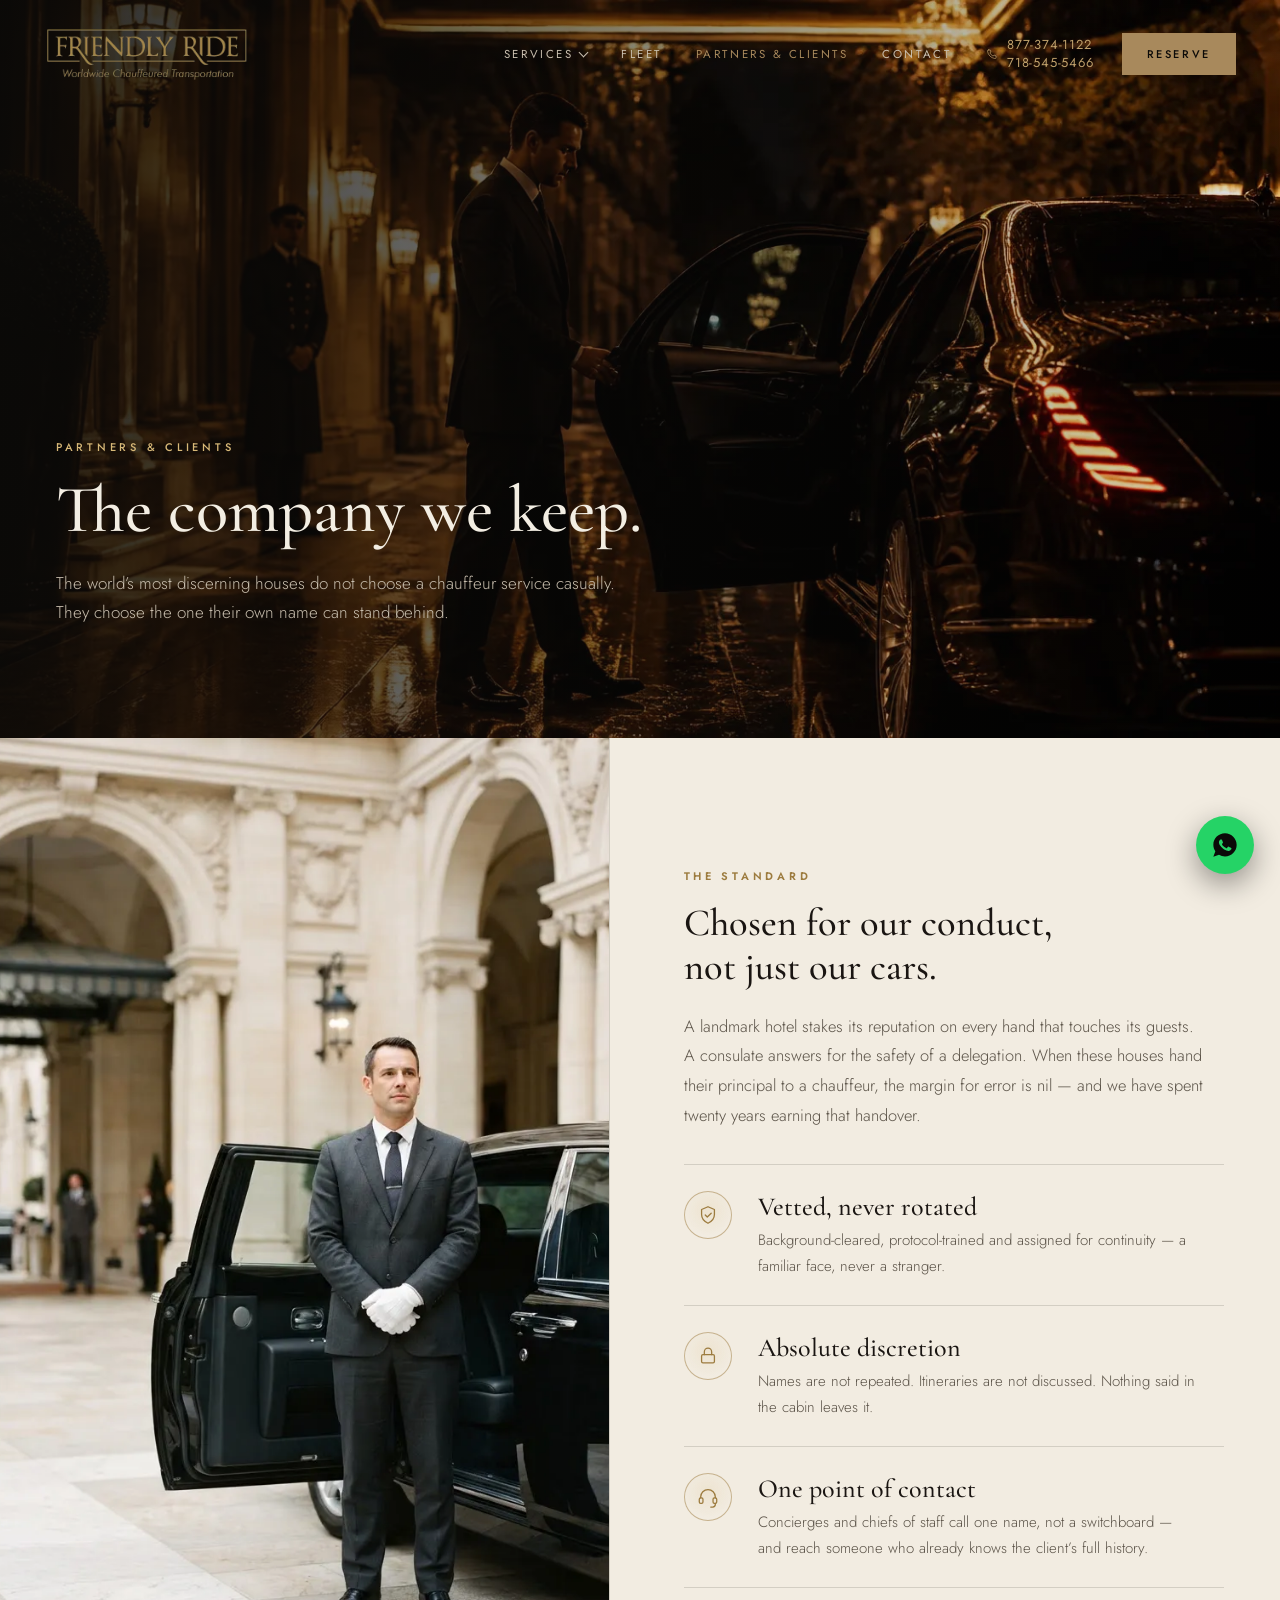
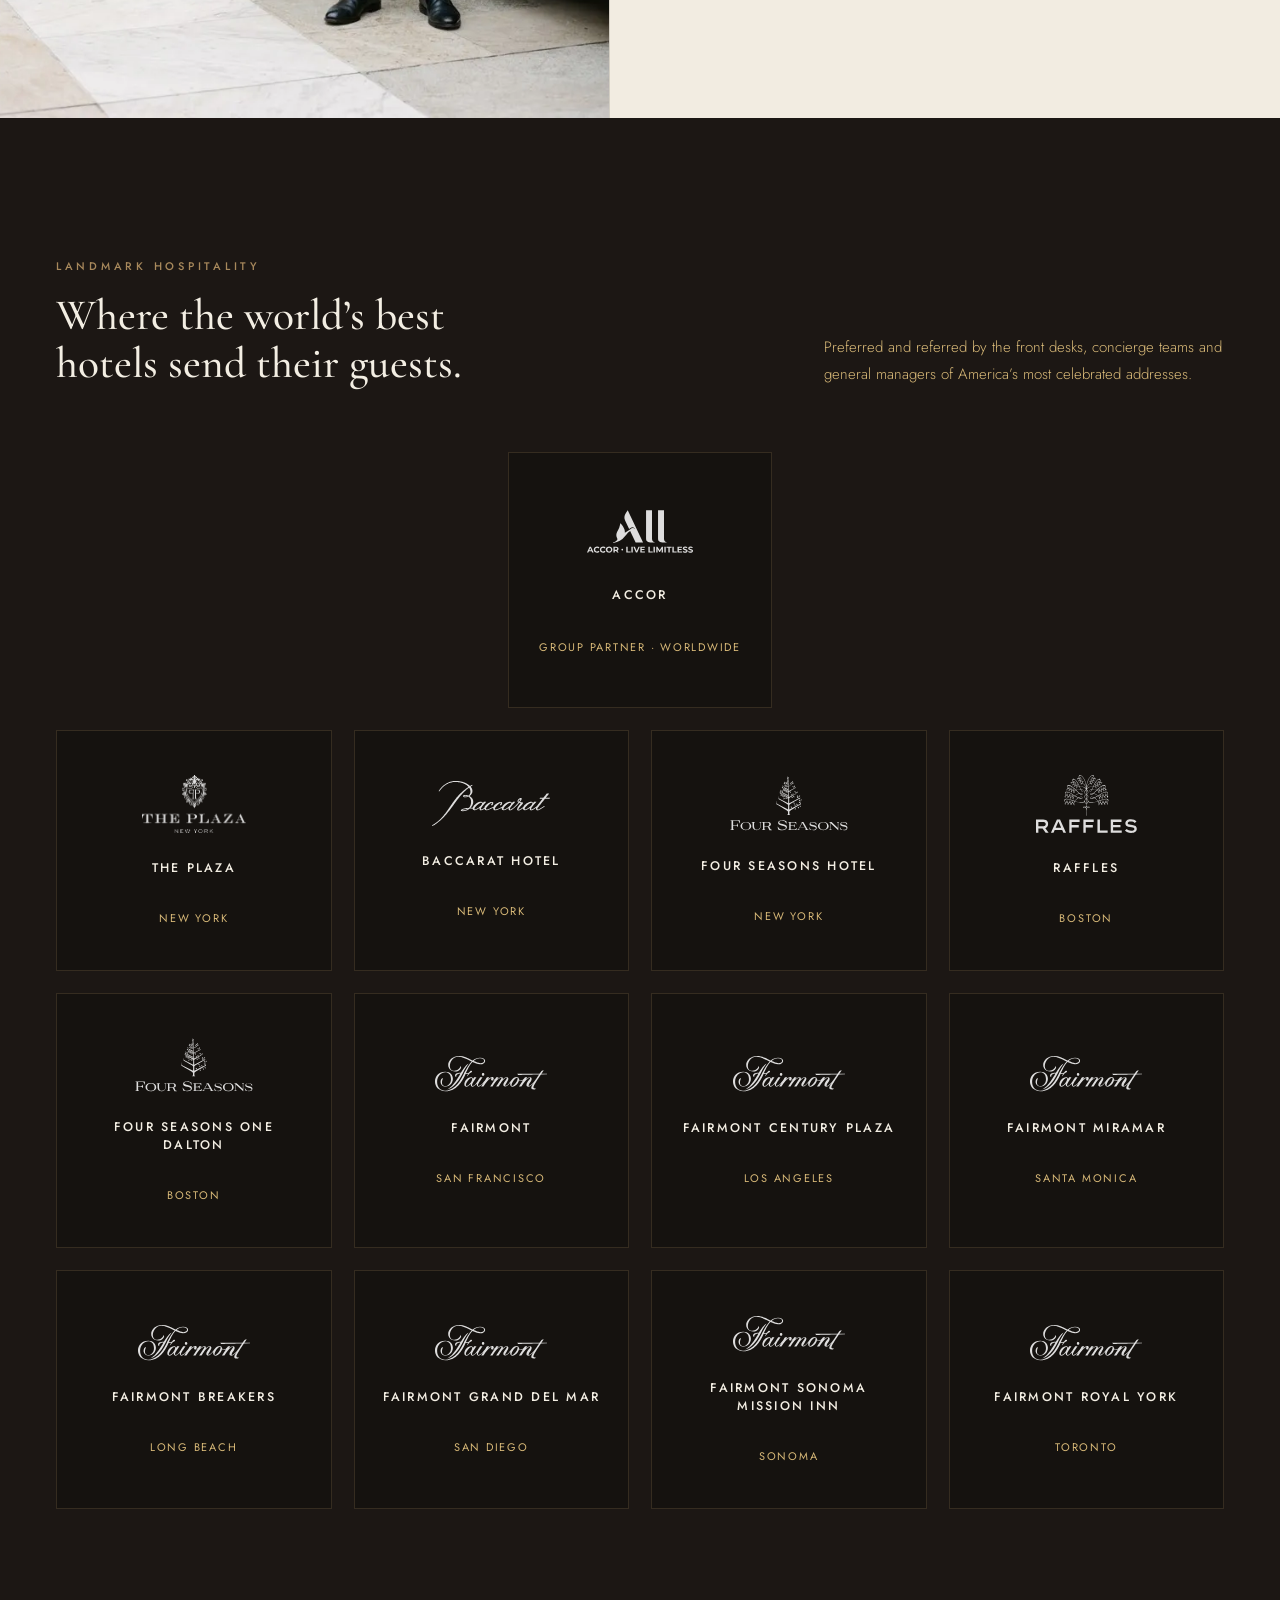
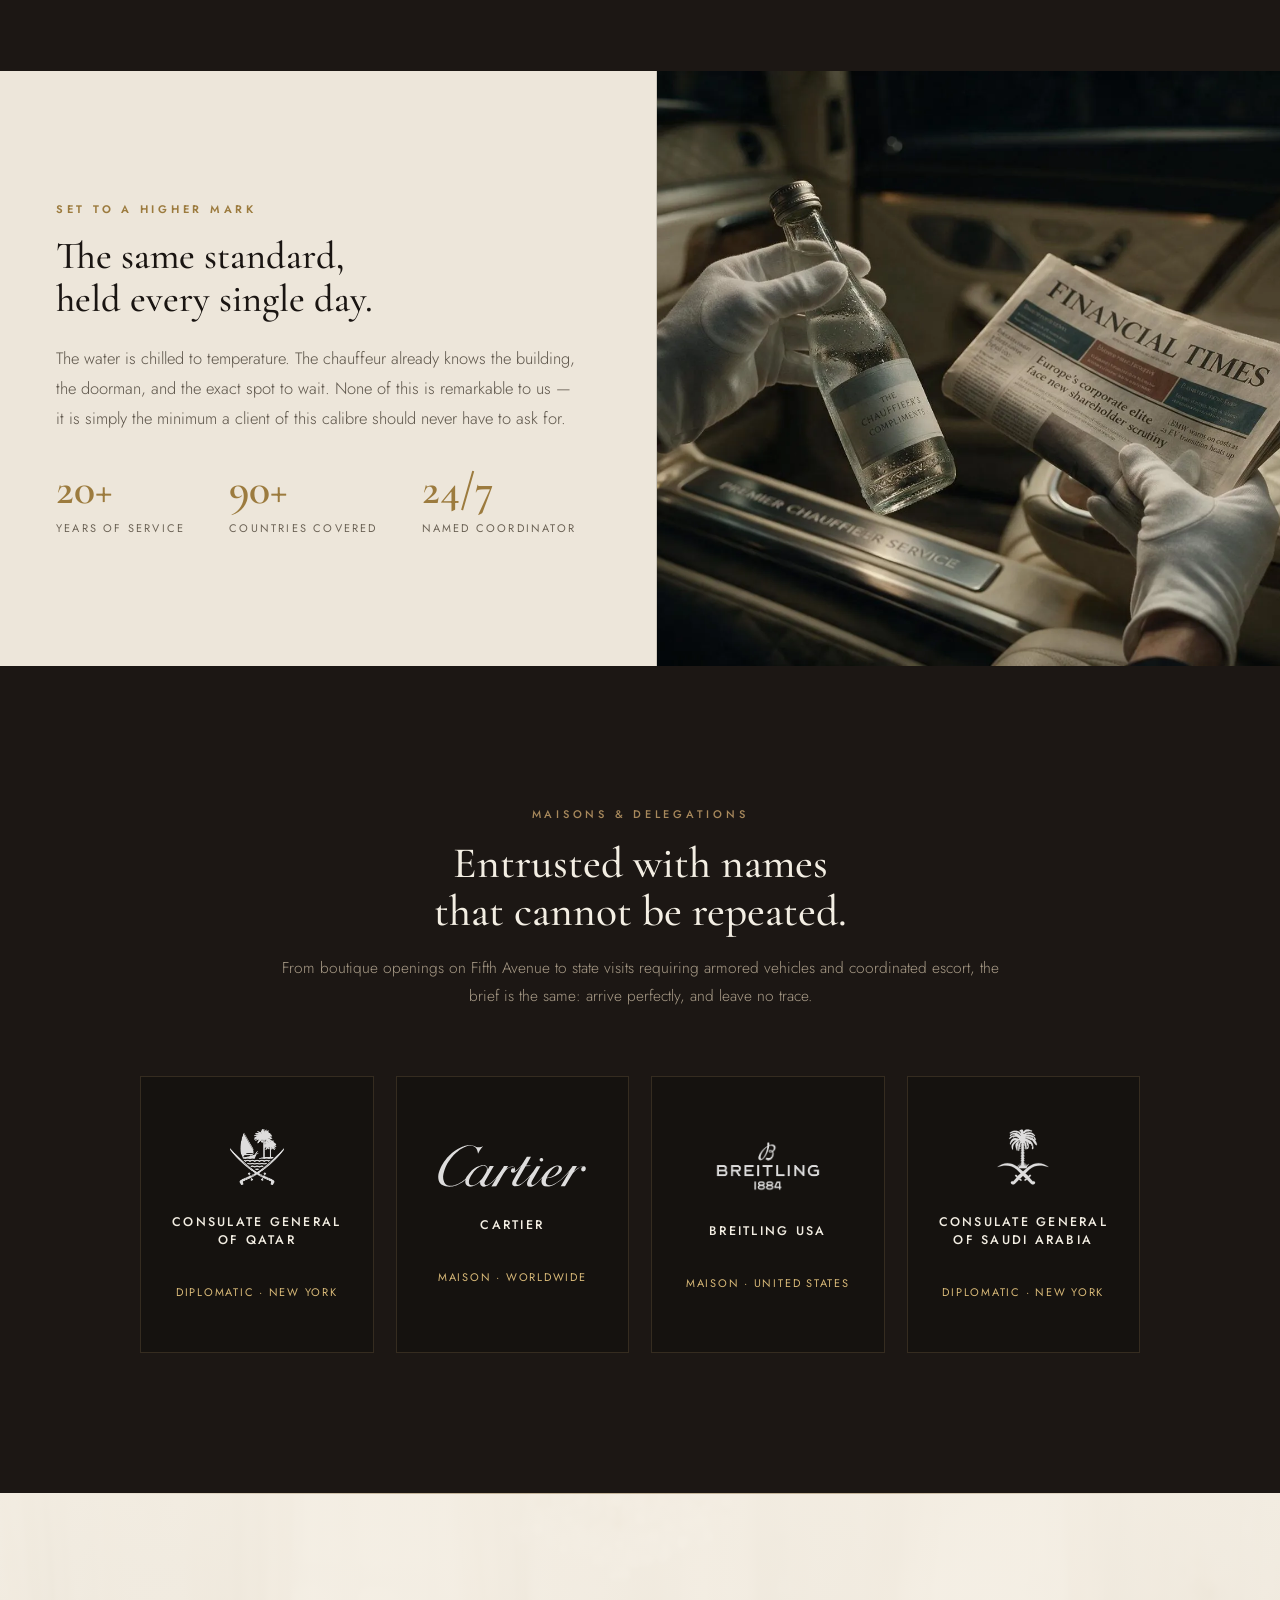
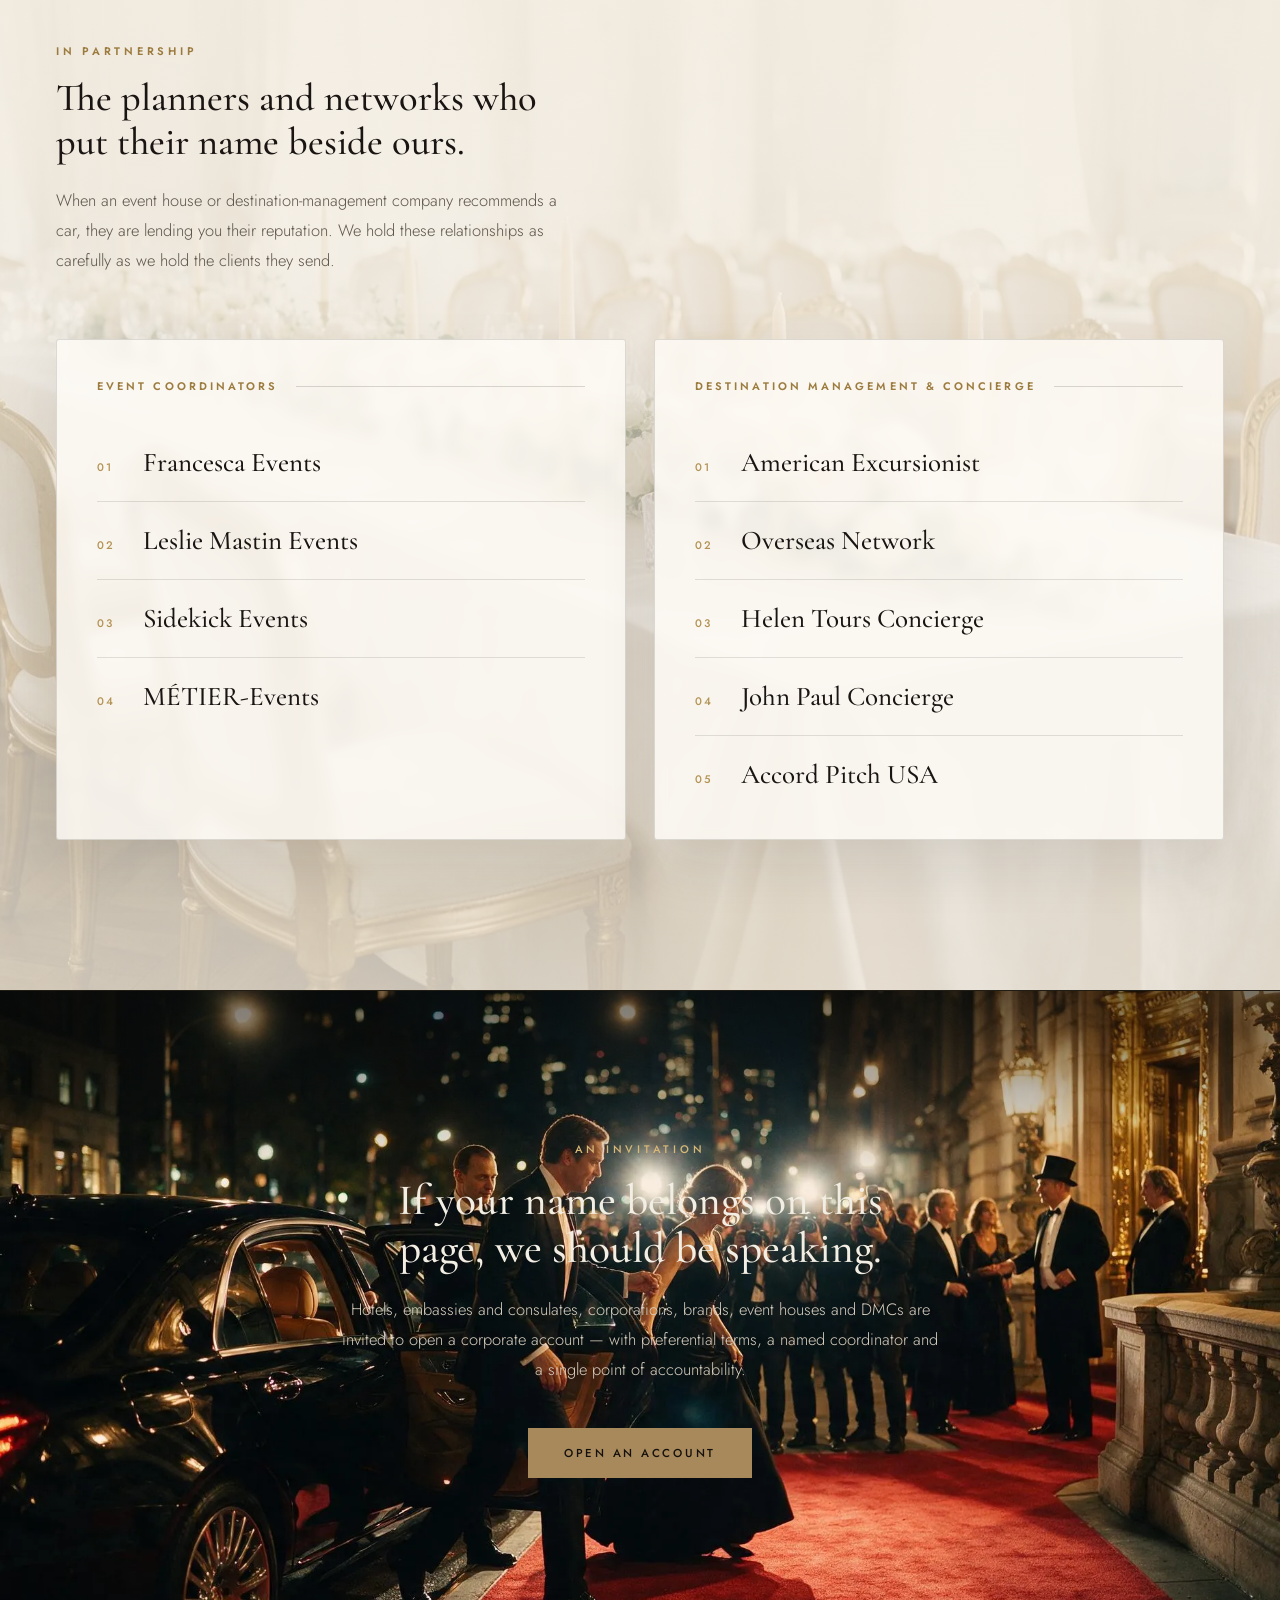
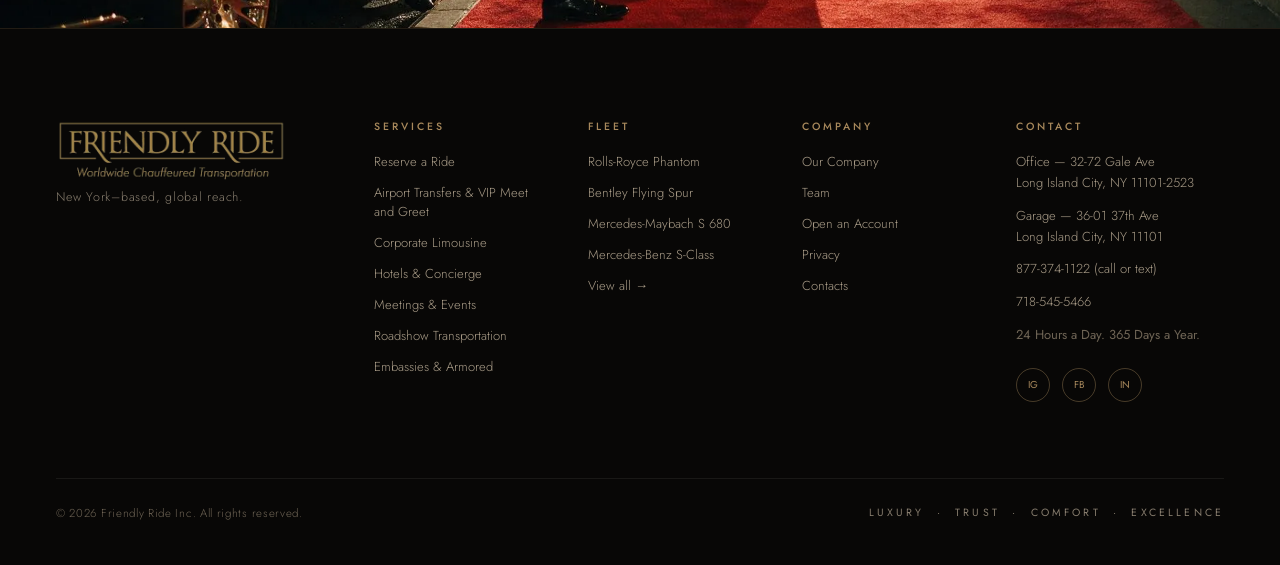
<file: partners.html>
<!DOCTYPE html>
<html lang="en">
<head>
<meta charset="utf-8">
<meta name="viewport" content="width=device-width, initial-scale=1">
<title>Partners &amp; Clients — Friendly Ride</title>
<meta name="description" content="The company we keep: landmark hotels, maisons, diplomatic delegations and event partners who trust Friendly Ride with the people who matter most to them.">
<link rel="canonical" href="https://friendlyrideinc.com/partners.html">
<link rel="preconnect" href="https://fonts.gstatic.com" crossorigin>
<link rel="preconnect" href="https://fonts.googleapis.com">
<link href="https://fonts.googleapis.com/css2?family=Cormorant+Garamond:wght@400;500;600&family=Jost:wght@300;400;500&display=swap" rel="stylesheet">
<link rel="stylesheet" href="styles.css">
<link rel="stylesheet" href="partners.css">
<link rel="icon" type="image/x-icon" href="assets/favicon.ico">
<link rel="icon" type="image/png" sizes="32x32" href="assets/favicon-32x32.png">
<link rel="icon" type="image/png" sizes="16x16" href="assets/favicon-16x16.png">
<link rel="apple-touch-icon" sizes="180x180" href="assets/apple-touch-icon.png">
<link rel="icon" type="image/png" sizes="192x192" href="assets/android-chrome-192x192.png">
</head>
<body>

<!-- ============ NAV ============ -->
<header class="nav">
  <a href="index.html" class="nav__logo">
    <img src="assets/frl-logo-full.png" alt="Friendly Ride — Worldwide Chauffeured Transportation" class="nav__mark">
  </a>
  <nav class="nav__links" id="navMenu">
    <div class="nav__dropdown">
      <button type="button" class="nav__link nav__dropdown-trigger" aria-expanded="false" aria-controls="servicesMenu">SERVICES <span class="nav__dropdown-caret"></span></button>
      <div class="nav__dropdown-menu" id="servicesMenu">
        <a href="airport-transfers.html" class="nav__dropdown-link">Airport Transfers &amp; VIP Greeting</a>
        <a href="corporate-limousine.html" class="nav__dropdown-link">Corporate Limousine</a>
        <a href="hotels-concierge.html" class="nav__dropdown-link">Hotels &amp; Concierge</a>
        <a href="meetings-events.html" class="nav__dropdown-link">Meetings &amp; Events</a>
        <a href="roadshow-transportation.html" class="nav__dropdown-link">Roadshow Transportation</a>
        <a href="embassies-armored.html" class="nav__dropdown-link">Embassies &amp; Armored Service</a>
      </div>
    </div>
    <a href="fleet.html" class="nav__link">FLEET</a>
    <a href="#top" class="nav__link nav__link--active">PARTNERS &amp; CLIENTS</a>
    <a href="contact-us.html" class="nav__link">CONTACT</a>
    <div class="nav__phones">
      <svg width="13" height="13" viewBox="0 0 24 24" fill="none" stroke="currentColor" stroke-width="1.5" stroke-linecap="round" stroke-linejoin="round" class="nav__phone-icon"><path d="M6.5 3.5h3l1.5 4-2 1.4a12 12 0 0 0 6.1 6.1l1.4-2 4 1.5v3a2 2 0 0 1-2.2 2A17.5 17.5 0 0 1 4.5 5.7a2 2 0 0 1 2-2.2z"></path></svg>
      <div class="nav__phone-numbers">
        <a href="tel:8773741122" class="nav__phone">877-374-1122</a>
        <a href="tel:7185455466" class="nav__phone">718-545-5466</a>
      </div>
    </div>
  </nav>
  <a href="reserve-a-ride.html" class="btn btn--nav">RESERVE</a>
  <a href="tel:8773741122" class="nav__call" aria-label="Call Friendly Ride">
    <svg width="16" height="16" viewBox="0 0 24 24" fill="none" stroke="currentColor" stroke-width="1.6" stroke-linecap="round" stroke-linejoin="round"><path d="M6.5 3.5h3l1.5 4-2 1.4a12 12 0 0 0 6.1 6.1l1.4-2 4 1.5v3a2 2 0 0 1-2.2 2A17.5 17.5 0 0 1 4.5 5.7a2 2 0 0 1 2-2.2z"></path></svg>
  </a>
  <button class="nav__toggle" id="navToggle" aria-label="Menu" aria-expanded="false" aria-controls="navMenu">
    <span></span><span></span><span></span>
  </button>
</header>

<!-- ============ HERO ============ -->
<section id="top" class="p-hero">
  <img width="1536" height="768" class="p-hero__media" src="assets/clients-hero-full.webp" alt="Chauffeur at a grand hotel portico, night">
  <div class="p-hero__scrim"></div>
  <div class="p-hero__content">
    <div class="eyebrow p-hero__eyebrow">Partners &amp; Clients</div>
    <h1 class="p-hero__title">The company we keep.</h1>
    <p class="p-hero__desc">The world&rsquo;s most discerning houses do not choose a chauffeur service casually. They choose the one their own name can stand behind.</p>
  </div>
</section>

<!-- ============ THE STANDARD ============ -->
<section class="standard">
  <img loading="lazy" width="928" height="1152" src="assets/standard-chauffeur.webp" alt="Chauffeur at attention beside the car, hotel portico, daylight" class="standard__media">
  <div class="standard__content">
    <div class="eyebrow-light">The Standard</div>
    <h2 class="section-title-light">Chosen for our conduct, not just our cars.</h2>
    <p class="light-desc">A landmark hotel stakes its reputation on every hand that touches its guests. A consulate answers for the safety of a delegation. When these houses hand their principal to a chauffeur, the margin for error is nil &mdash; and we have spent twenty years earning that handover.</p>
    <div class="standard__list">
      <div class="standard__item">
        <div class="standard__icon"><svg width="22" height="22" viewBox="0 0 24 24" fill="none" stroke="currentColor" stroke-width="1.4" stroke-linecap="round" stroke-linejoin="round"><path d="M12 3l7 3v5.5c0 4.3-2.9 7.6-7 9.5-4.1-1.9-7-5.2-7-9.5V6z"></path><path d="M9 12l2.2 2.2L15.5 10"></path></svg></div>
        <div>
          <div class="standard__title">Vetted, never rotated</div>
          <p class="standard__text">Background-cleared, protocol-trained and assigned for continuity &mdash; a familiar face, never a stranger.</p>
        </div>
      </div>
      <div class="standard__item">
        <div class="standard__icon"><svg width="22" height="22" viewBox="0 0 24 24" fill="none" stroke="currentColor" stroke-width="1.4" stroke-linecap="round" stroke-linejoin="round"><rect x="5" y="10.5" width="14" height="9" rx="1.5"></rect><path d="M8 10.5V7.5a4 4 0 0 1 8 0v3"></path></svg></div>
        <div>
          <div class="standard__title">Absolute discretion</div>
          <p class="standard__text">Names are not repeated. Itineraries are not discussed. Nothing said in the cabin leaves it.</p>
        </div>
      </div>
      <div class="standard__item standard__item--last">
        <div class="standard__icon"><svg width="22" height="22" viewBox="0 0 24 24" fill="none" stroke="currentColor" stroke-width="1.4" stroke-linecap="round"><path d="M4 13v-1a8 8 0 0 1 16 0v1"></path><rect x="2.5" y="13" width="4" height="6" rx="1.5"></rect><rect x="17.5" y="13" width="4" height="6" rx="1.5"></rect><path d="M20 19v1a3 3 0 0 1-3 3h-2"></path></svg></div>
        <div>
          <div class="standard__title">One point of contact</div>
          <p class="standard__text">Concierges and chiefs of staff call one name, not a switchboard &mdash; and reach someone who already knows the client&rsquo;s full history.</p>
        </div>
      </div>
    </div>
  </div>
</section>

<!-- ============ LANDMARK HOSPITALITY ============ -->
<section class="hospitality">
  <div class="hospitality__head">
    <div class="hospitality__head-main">
      <div class="eyebrow">Landmark Hospitality</div>
      <h2 class="section-title hospitality__title">Where the world&rsquo;s best hotels send their guests.</h2>
    </div>
    <p class="hospitality__desc">Preferred and referred by the front desks, concierge teams and general managers of America&rsquo;s most celebrated addresses.</p>
  </div>
  <div class="logo-grid logo-grid--4">
    <a href="https://all.accor.com/a/en.html" target="_blank" rel="noopener" class="logo-card logo-card--lg" style="grid-column:1/-1;max-width:340px;margin:0 auto;">
      <img loading="lazy" src="assets/logo-accor.svg" alt="Accor" class="logo-card__img">
      <div class="logo-card__name">Accor</div>
      <div class="logo-card__place">Group Partner &middot; Worldwide</div>
    </a>
  </div>
  <div class="logo-grid logo-grid--4">
    <a href="https://www.theplazany.com/" target="_blank" rel="noopener" class="logo-card">
      <img loading="lazy" src="assets/logo-plaza.png" alt="The Plaza" class="logo-card__img">
      <div class="logo-card__name">The Plaza</div>
      <div class="logo-card__place">New York</div>
    </a>
    <a href="https://www.baccarathotels.com/" target="_blank" rel="noopener" class="logo-card">
      <img loading="lazy" src="assets/logo-baccarat.svg" alt="Baccarat Hotel" class="logo-card__img">
      <div class="logo-card__name">Baccarat Hotel</div>
      <div class="logo-card__place">New York</div>
    </a>
    <a href="https://www.fourseasons.com/newyork/" target="_blank" rel="noopener" class="logo-card">
      <img loading="lazy" src="assets/logo-fourseasons.svg" alt="Four Seasons Hotel New York" class="logo-card__img">
      <div class="logo-card__name">Four Seasons Hotel</div>
      <div class="logo-card__place">New York</div>
    </a>
    <a href="https://www.raffles.com/boston/" target="_blank" rel="noopener" class="logo-card">
      <img loading="lazy" src="assets/logo-raffles.svg" alt="Raffles Boston" class="logo-card__img">
      <div class="logo-card__name">Raffles</div>
      <div class="logo-card__place">Boston</div>
    </a>
  </div>
  <div class="logo-grid logo-grid--4">
    <a href="https://www.fourseasons.com/onedalton/" target="_blank" rel="noopener" class="logo-card">
      <img loading="lazy" src="assets/logo-fourseasons.svg" alt="Four Seasons Hotel One Dalton Street" class="logo-card__img">
      <div class="logo-card__name">Four Seasons One Dalton</div>
      <div class="logo-card__place">Boston</div>
    </a>
    <a href="https://www.fairmont.com/en/hotels/san-francisco/fairmont-san-francisco.html" target="_blank" rel="noopener" class="logo-card">
      <img loading="lazy" src="assets/logo-fairmont.svg" alt="Fairmont San Francisco" class="logo-card__img">
      <div class="logo-card__name">Fairmont</div>
      <div class="logo-card__place">San Francisco</div>
    </a>
    <a href="https://www.fairmont.com/en/hotels/los-angeles/fairmont-century-plaza.html" target="_blank" rel="noopener" class="logo-card">
      <img loading="lazy" src="assets/logo-fairmont.svg" alt="Fairmont Century Plaza Hotel" class="logo-card__img">
      <div class="logo-card__name">Fairmont Century Plaza</div>
      <div class="logo-card__place">Los Angeles</div>
    </a>
    <a href="https://www.fairmont.com/en/hotels/santa-monica/fairmont-miramar-hotel-bungalows.html" target="_blank" rel="noopener" class="logo-card">
      <img loading="lazy" src="assets/logo-fairmont.svg" alt="Fairmont Miramar Hotel &amp; Bungalows" class="logo-card__img">
      <div class="logo-card__name">Fairmont Miramar</div>
      <div class="logo-card__place">Santa Monica</div>
    </a>
  </div>
  <div class="logo-grid logo-grid--4">
    <a href="https://www.fairmont.com/en/hotels/long-beach/fairmont-breakers-long-beach.html" target="_blank" rel="noopener" class="logo-card">
      <img loading="lazy" src="assets/logo-fairmont.svg" alt="Fairmont Breakers Long Beach" class="logo-card__img">
      <div class="logo-card__name">Fairmont Breakers</div>
      <div class="logo-card__place">Long Beach</div>
    </a>
    <a href="https://www.fairmont.com/en/hotels/san-diego/fairmont-grand-del-mar.html" target="_blank" rel="noopener" class="logo-card">
      <img loading="lazy" src="assets/logo-fairmont.svg" alt="Fairmont Grand Del Mar" class="logo-card__img">
      <div class="logo-card__name">Fairmont Grand Del Mar</div>
      <div class="logo-card__place">San Diego</div>
    </a>
    <a href="https://www.fairmont.com/en/hotels/sonoma/fairmont-sonoma-mission-inn-spa.html" target="_blank" rel="noopener" class="logo-card">
      <img loading="lazy" src="assets/logo-fairmont.svg" alt="Fairmont Sonoma Mission Inn &amp; Spa" class="logo-card__img">
      <div class="logo-card__name">Fairmont Sonoma Mission Inn</div>
      <div class="logo-card__place">Sonoma</div>
    </a>
    <a href="https://www.fairmont.com/en/hotels/toronto/fairmont-royal-york.html" target="_blank" rel="noopener" class="logo-card">
      <img loading="lazy" src="assets/logo-fairmont.svg" alt="Fairmont Royal York" class="logo-card__img">
      <div class="logo-card__name">Fairmont Royal York</div>
      <div class="logo-card__place">Toronto</div>
    </a>
  </div>
</section>

<!-- ============ DETAIL BAND ============ -->
<section class="detail">
  <div class="detail__content">
    <div class="eyebrow-light">Set to a Higher Mark</div>
    <h2 class="section-title-light">The same standard, held every single day.</h2>
    <p class="light-desc">The water is chilled to temperature. The chauffeur already knows the building, the doorman, and the exact spot to wait. None of this is remarkable to us &mdash; it is simply the minimum a client of this calibre should never have to ask for.</p>
    <div class="detail__stats">
      <div class="detail__stat">
        <div class="detail__stat-num">20+</div>
        <div class="detail__stat-label">Years of service</div>
      </div>
      <div class="detail__stat">
        <div class="detail__stat-num">90+</div>
        <div class="detail__stat-label">Countries covered</div>
      </div>
      <div class="detail__stat">
        <div class="detail__stat-num">24/7</div>
        <div class="detail__stat-label">Named coordinator</div>
      </div>
    </div>
  </div>
  <img loading="lazy" width="1600" height="1067" src="assets/clients-detail-opt.webp" alt="White-gloved service detail in the cabin" class="detail__media">
</section>

<!-- ============ MAISONS & DIPLOMATIC ============ -->
<section class="maisons">
  <div class="maisons__head">
    <div class="eyebrow">Maisons &amp; Delegations</div>
    <h2 class="section-title maisons__title">Entrusted with names that cannot be repeated.</h2>
    <p class="maisons__desc">From boutique openings on Fifth Avenue to state visits requiring armored vehicles and coordinated escort, the brief is the same: arrive perfectly, and leave no trace.</p>
  </div>
  <div class="logo-grid logo-grid--4 maisons__grid">
    <a href="https://ny.consulate.qa/en" target="_blank" rel="noopener" class="logo-card logo-card--lg">
      <img loading="lazy" src="assets/logo-qatar-consulate.png" alt="Consulate General of the State of Qatar" class="logo-card__img logo-card__img--tall">
      <div class="logo-card__name">Consulate General of Qatar</div>
      <div class="logo-card__place">Diplomatic &middot; New York</div>
    </a>
    <a href="https://www.cartier.com/" target="_blank" rel="noopener" class="logo-card logo-card--lg">
      <img loading="lazy" src="assets/logo-cartier.svg" alt="Cartier" class="logo-card__img">
      <div class="logo-card__name">Cartier</div>
      <div class="logo-card__place">Maison &middot; Worldwide</div>
    </a>
    <a href="https://www.breitling.com/us-en/" target="_blank" rel="noopener" class="logo-card logo-card--lg">
      <img loading="lazy" src="assets/logo-breitling-alpha.png" alt="Breitling USA" class="logo-card__img">
      <div class="logo-card__name">Breitling USA</div>
      <div class="logo-card__place">Maison &middot; United States</div>
    </a>
    <a href="https://embassies.mofa.gov.sa/sites/usa/EN/Pages/default.aspx" target="_blank" rel="noopener" class="logo-card logo-card--lg">
      <img loading="lazy" src="assets/logo-saudi-consulate.svg" alt="Consulate General of Saudi Arabia" class="logo-card__img logo-card__img--tall">
      <div class="logo-card__name">Consulate General of Saudi Arabia</div>
      <div class="logo-card__place">Diplomatic &middot; New York</div>
    </a>
  </div>
</section>

<!-- ============ TRADE PARTNERS ============ -->
<section class="trade">
  <img loading="lazy" width="2048" height="1152" src="assets/partners-salon.webp" alt="Private event salon dressed for a gala, daylight" class="trade__bg">
  <div class="trade__scrim"></div>
  <div class="trade__hairline"></div>
  <div class="trade__content">
    <div class="trade__head">
      <div class="eyebrow-light">In Partnership</div>
      <h2 class="section-title-light">The planners and networks who put their name beside ours.</h2>
      <p class="light-desc">When an event house or destination-management company recommends a car, they are lending you their reputation. We hold these relationships as carefully as we hold the clients they send.</p>
    </div>
    <div class="trade__grid">
      <div class="trade__card">
        <div class="trade__card-head">
          <div class="trade__card-label">Event Coordinators</div>
          <div class="trade__card-rule"></div>
        </div>
        <div class="trade__list">
          <div class="trade__row"><span class="trade__num">01</span><span class="trade__name">Francesca Events</span></div>
          <a href="https://lesliemastinevents.com/" target="_blank" rel="noopener" class="trade__row"><span class="trade__num">02</span><span class="trade__name">Leslie Mastin Events</span></a>
          <a href="https://www.sidekickevents.com/" target="_blank" rel="noopener" class="trade__row"><span class="trade__num">03</span><span class="trade__name">Sidekick Events</span></a>
          <a href="https://www.metier-events.com/" target="_blank" rel="noopener" class="trade__row trade__row--last"><span class="trade__num">04</span><span class="trade__name">M&Eacute;TIER-Events</span></a>
        </div>
      </div>
      <div class="trade__card">
        <div class="trade__card-head">
          <div class="trade__card-label">Destination Management &amp; Concierge</div>
          <div class="trade__card-rule"></div>
        </div>
        <div class="trade__list">
          <div class="trade__row"><span class="trade__num">01</span><span class="trade__name">American Excursionist</span></div>
          <div class="trade__row"><span class="trade__num">02</span><span class="trade__name">Overseas Network</span></div>
          <a href="https://www.htconcierge.co.uk/" target="_blank" rel="noopener" class="trade__row"><span class="trade__num">03</span><span class="trade__name">Helen Tours Concierge</span></a>
          <a href="https://www.johnpaul.com/" target="_blank" rel="noopener" class="trade__row"><span class="trade__num">04</span><span class="trade__name">John Paul Concierge</span></a>
          <div class="trade__row trade__row--last"><span class="trade__num">05</span><span class="trade__name">Accord Pitch USA</span></div>
        </div>
      </div>
    </div>
  </div>
</section>

<!-- ============ CTA ============ -->
<section class="p-cta">
  <img loading="lazy" width="1872" height="1248" src="assets/clients-gala-full.webp" alt="Black-tie arrival, Manhattan gala at night" class="p-cta__bg">
  <div class="p-cta__scrim"></div>
  <div class="p-cta__content">
    <div class="eyebrow p-cta__eyebrow">An Invitation</div>
    <h2 class="section-title p-cta__title">If your name belongs on this page, we should be speaking.</h2>
    <p class="p-cta__desc">Hotels, embassies and consulates, corporations, brands, event houses and DMCs are invited to open a corporate account &mdash; with preferential terms, a named coordinator and a single point of accountability.</p>
    <div class="p-cta__actions">
      <a href="contact-us.html" class="btn btn--solid">OPEN AN ACCOUNT</a>
    </div>
  </div>
</section>

<!-- ============ FOOTER ============ -->
<footer class="footer">
  <div class="footer__grid">
    <div class="footer__brand">
      <a href="index.html">
        <img loading="lazy" src="assets/frl-logo-full.png" alt="Friendly Ride — Worldwide Chauffeured Transportation" class="footer__lockup">
      </a>
      <div class="footer__tagline">New York&ndash;based, global reach.</div>
    </div>
    <div class="footer__col">
      <div class="footer__heading">Services</div>
      <div class="footer__links">
        <a href="reserve-a-ride.html">Reserve a Ride</a>
        <a href="airport-transfers.html">Airport Transfers &amp; VIP Meet and Greet</a>
        <a href="corporate-limousine.html">Corporate Limousine</a>
        <a href="hotels-concierge.html">Hotels &amp; Concierge</a>
        <a href="meetings-events.html">Meetings &amp; Events</a>
        <a href="roadshow-transportation.html">Roadshow Transportation</a>
        <a href="embassies-armored.html">Embassies &amp; Armored</a>
      </div>
    </div>
    <div class="footer__col">
      <div class="footer__heading">Fleet</div>
      <div class="footer__links">
        <a href="fleet.html#sedans">Rolls-Royce Phantom</a>
        <a href="fleet.html#sedans">Bentley Flying Spur</a>
        <a href="fleet.html#sedans">Mercedes-Maybach S 680</a>
        <a href="fleet.html#sedans">Mercedes-Benz S-Class</a>
        <a href="fleet.html">View all &rarr;</a>
      </div>
    </div>
    <div class="footer__col">
      <div class="footer__heading">Company</div>
      <div class="footer__links">
        <a href="maintenance.html">Our Company</a>
        <a href="maintenance.html">Team</a>
        <a href="contact-us.html">Open an Account</a>
        <a href="maintenance.html">Privacy</a>
        <a href="contact-us.html">Contacts</a>
      </div>
    </div>
    <div class="footer__col">
      <div class="footer__heading">Contact</div>
      <div class="footer__contact">
        <a href="https://www.google.com/maps/search/?api=1&amp;query=32-72+Gale+Ave%2C+Long+Island+City%2C+NY+11101-2523">Office &mdash; 32-72 Gale Ave<br>Long Island City, NY 11101-2523</a>
        <a href="https://www.google.com/maps/search/?api=1&amp;query=36-01+37th+Ave%2C+Long+Island+City%2C+NY+11101">Garage &mdash; 36-01 37th Ave<br>Long Island City, NY 11101</a>
        <a href="tel:8773741122">877-374-1122 (call or text)</a>
        <a href="tel:7185455466">718-545-5466</a>
        <div class="footer__hours">24 Hours a Day. 365 Days a Year.</div>
      </div>
      <div class="footer__social">
        <a href="#" aria-label="Instagram">IG</a>
        <a href="#" aria-label="Facebook">FB</a>
        <a href="#" aria-label="LinkedIn">IN</a>
      </div>
    </div>
  </div>
  <div class="footer__bottom">
    <div class="footer__copy">&copy; 2026 Friendly Ride Inc. All rights reserved.</div>
    <div class="footer__values">Luxury &nbsp;&middot;&nbsp; Trust &nbsp;&middot;&nbsp; Comfort &nbsp;&middot;&nbsp; Excellence</div>
  </div>
</footer>

<!-- ============ WHATSAPP WIDGET ============ -->
<div class="wa-widget" id="waWidget">
  <div class="wa-panel" id="waPanel" hidden>
    <div class="wa-panel__head">
      <div class="wa-panel__head-text">
        <div class="wa-panel__title">Friendly Ride</div>
        <div class="wa-panel__subtitle">Usually replies within minutes</div>
      </div>
      <button type="button" class="wa-panel__close" id="waClose" aria-label="Close chat">&times;</button>
    </div>
    <div class="wa-panel__body">
      <div class="wa-bubble">Hi there &mdash; how can we help? Send us a message and we&rsquo;ll pick it up on WhatsApp right away.</div>
    </div>
    <form class="wa-panel__form" id="waForm">
      <textarea class="wa-panel__input" id="waMessage" rows="2" placeholder="Type your message&hellip;"></textarea>
      <button type="submit" class="wa-panel__send" aria-label="Send on WhatsApp">
        <svg width="18" height="18" viewBox="0 0 24 24" fill="currentColor"><path d="M2 21l1.65-6.03A9 9 0 1 1 9 20.35L2 21zm7.1-4.7.35.2a7 7 0 1 0-2.95-2.95l.2.35-.9 3.3 3.3-.9zm5.1-3.2c-.2-.1-1.2-.6-1.4-.65-.2-.08-.33-.1-.47.1-.14.2-.53.65-.65.78-.12.13-.24.15-.44.05-.2-.1-.87-.32-1.65-1.02-.6-.55-1.02-1.22-1.14-1.42-.12-.2-.01-.32.09-.42.1-.1.2-.24.3-.36.1-.12.13-.2.2-.34.07-.13.03-.25-.02-.35-.05-.1-.47-1.12-.64-1.54-.17-.4-.34-.35-.47-.36h-.4c-.13 0-.35.05-.53.25-.18.2-.7.68-.7 1.66 0 .98.72 1.93.82 2.06.1.13 1.4 2.15 3.4 3.01.48.2.85.33 1.14.42.48.15.92.13 1.26.08.39-.06 1.2-.49 1.37-.96.17-.47.17-.88.12-.96-.05-.09-.18-.14-.38-.24z"></path></svg>
      </button>
    </form>
    <a href="tel:8773741122" class="wa-panel__fallback">Prefer to call? 877-374-1122</a>
  </div>
  <button type="button" class="wa-toggle" id="waToggle" aria-label="Chat with us on WhatsApp">
    <svg width="28" height="28" viewBox="0 0 24 24" fill="currentColor"><path d="M12 2C6.48 2 2 6.36 2 11.75c0 2.06.63 3.97 1.72 5.56L2 22l4.86-1.63a10.2 10.2 0 0 0 5.14 1.38c5.52 0 10-4.36 10-9.75S17.52 2 12 2zm5.1 13.84c-.22.6-1.27 1.16-1.75 1.2-.45.05-.92.24-3.08-.66-2.6-1.08-4.28-3.72-4.4-3.89-.13-.17-1.06-1.4-1.06-2.68 0-1.27.67-1.9.9-2.16.23-.25.5-.32.67-.32.17 0 .34 0 .48.01.16.01.36-.06.57.43.22.5.73 1.73.79 1.85.06.13.1.28.02.45-.09.17-.13.28-.26.43-.13.15-.28.34-.4.46-.13.13-.27.27-.12.53.16.26.7 1.15 1.5 1.86 1.03.92 1.9 1.2 2.16 1.34.26.13.42.11.57-.07.16-.17.66-.77.84-1.03.18-.26.36-.22.6-.13.25.09 1.58.75 1.85.88.27.13.45.2.51.31.07.11.07.63-.15 1.23z"></path></svg>
  </button>
</div>

<script src="whatsapp-widget.js" defer></script>
<script src="script.js" defer></script>
</body>
</html>
</file>
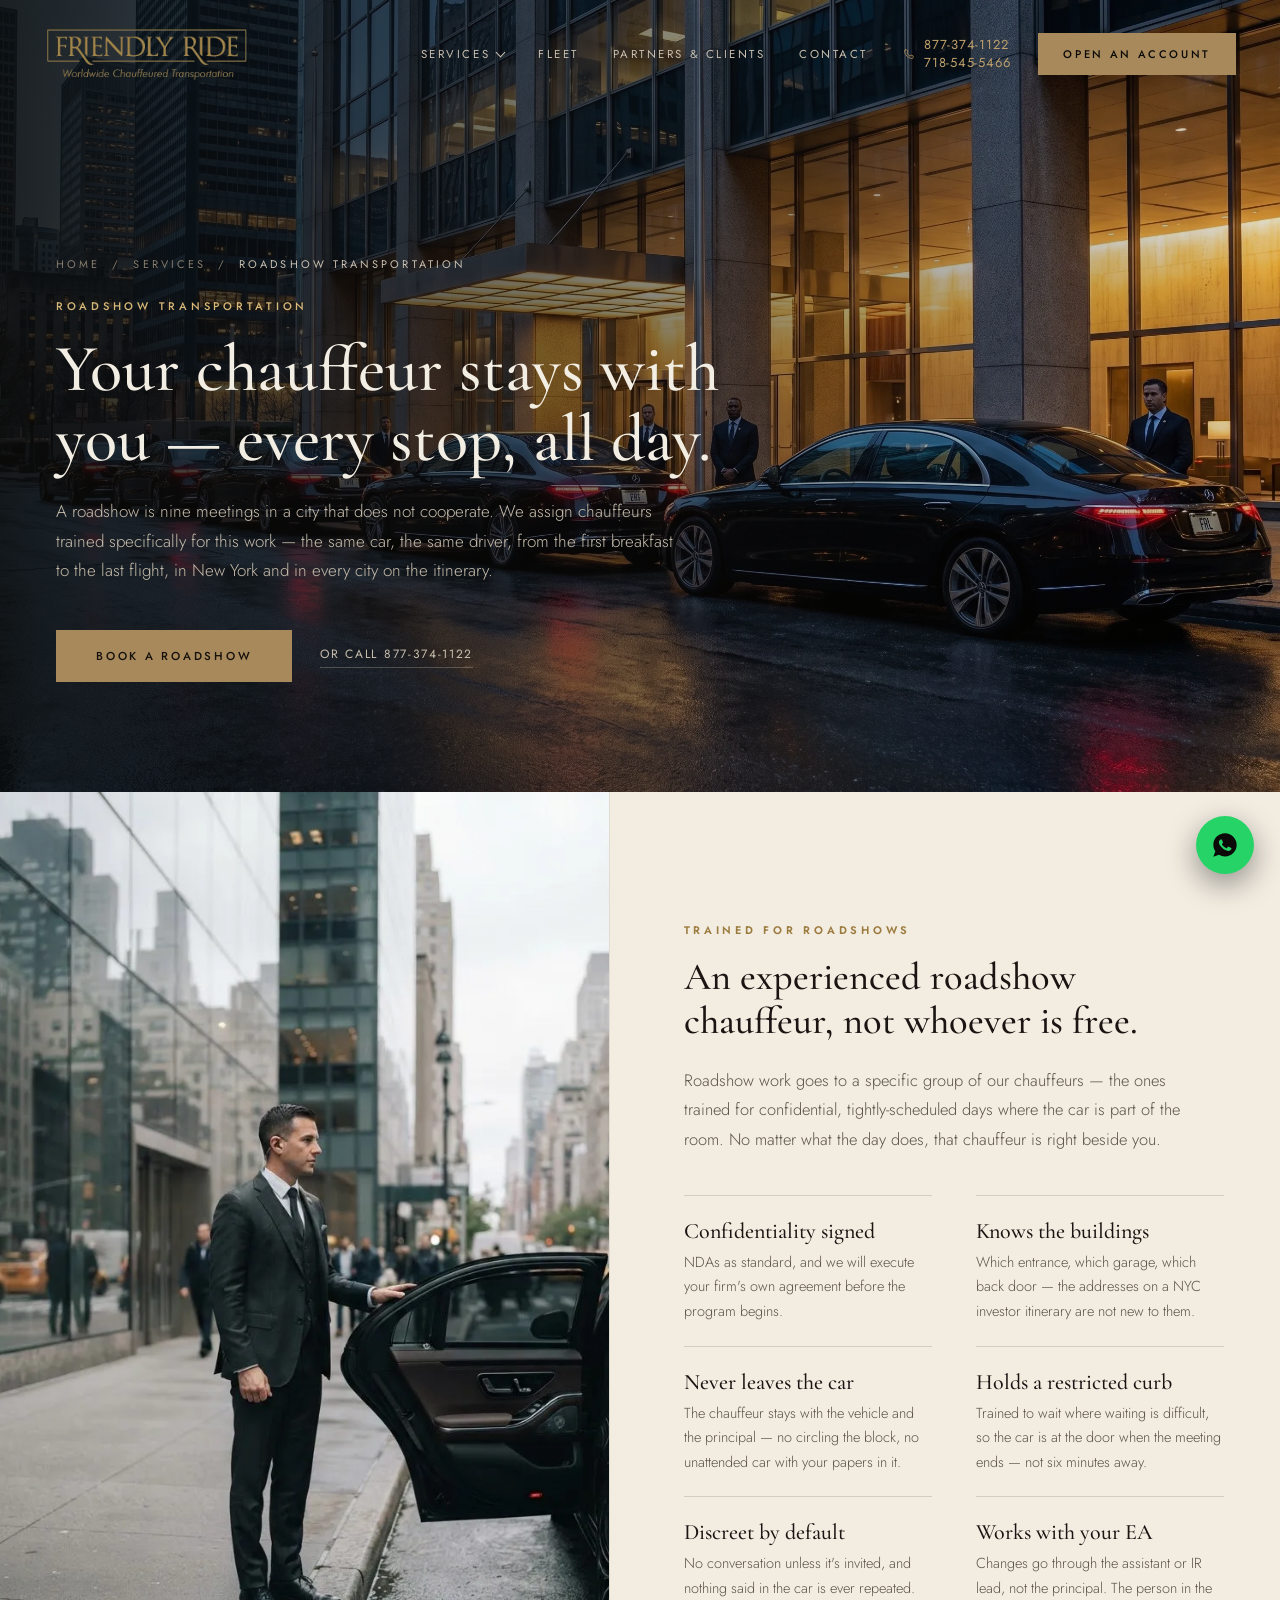
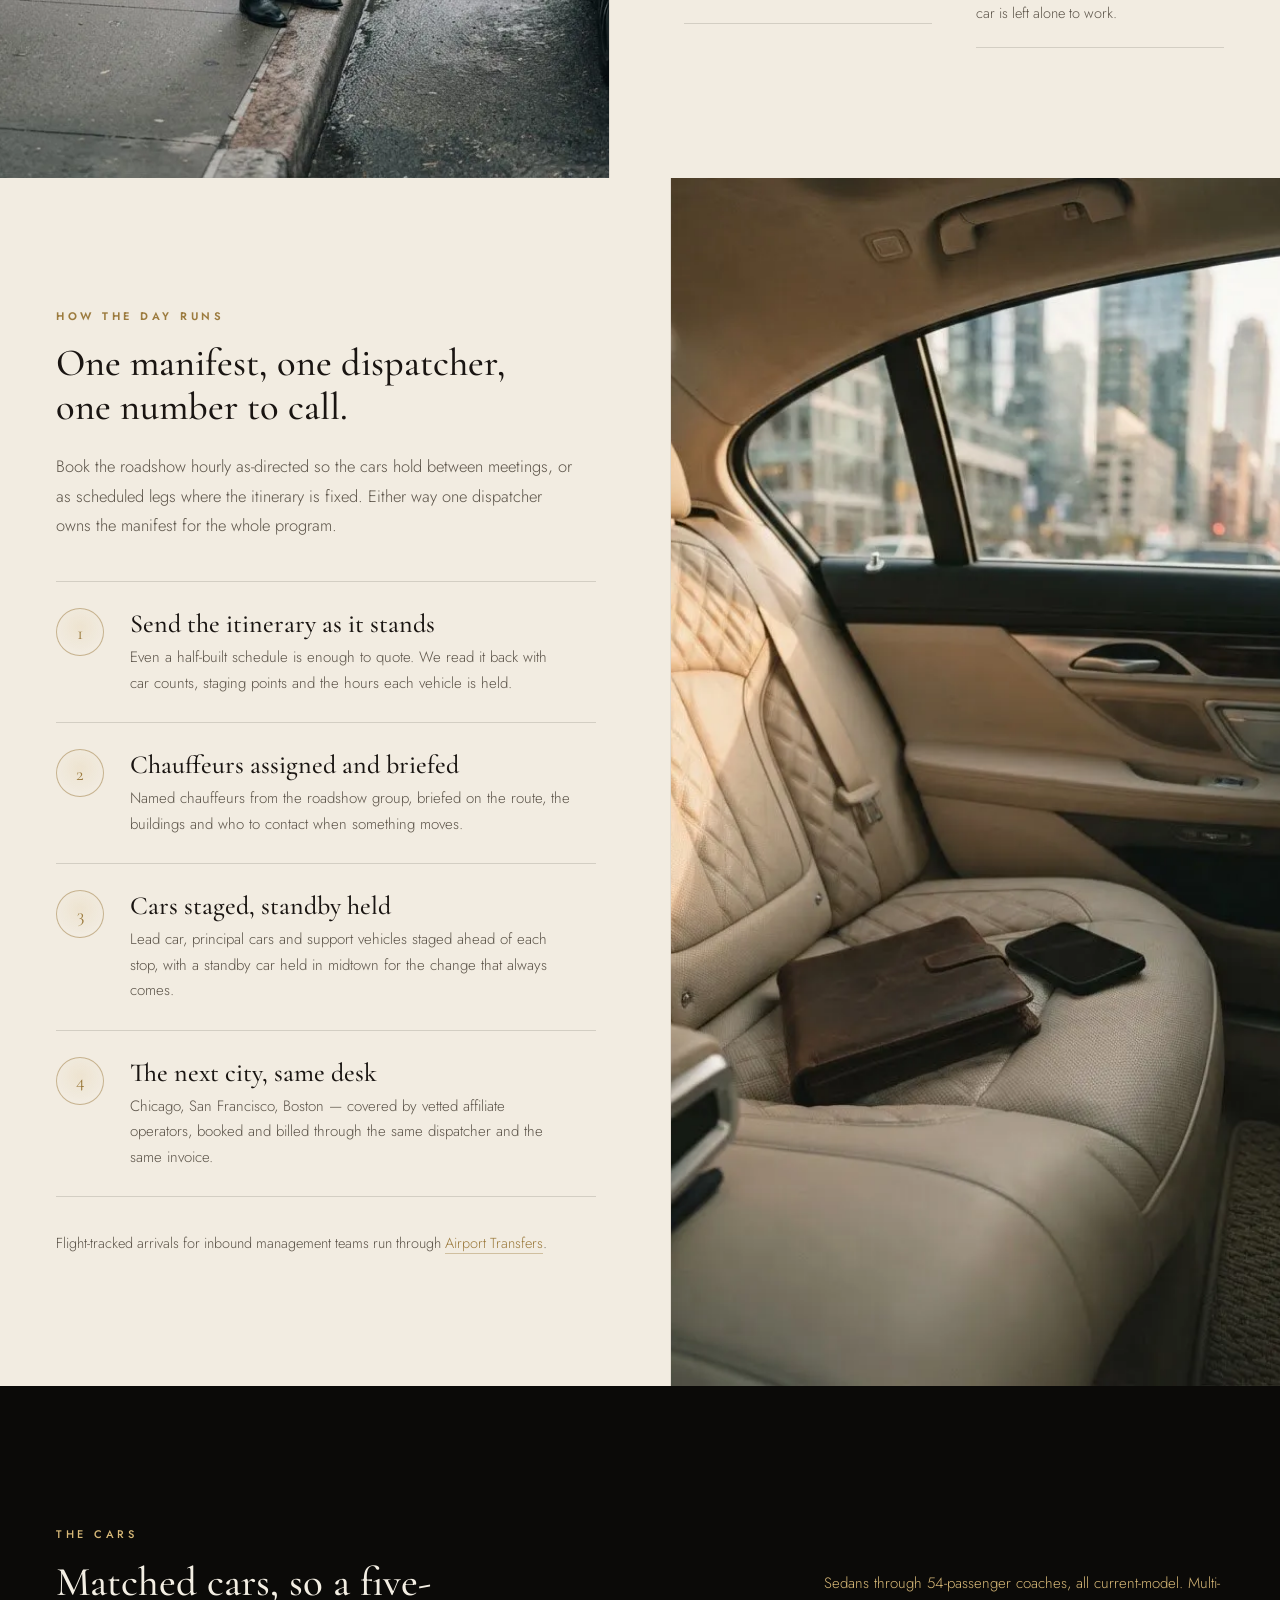
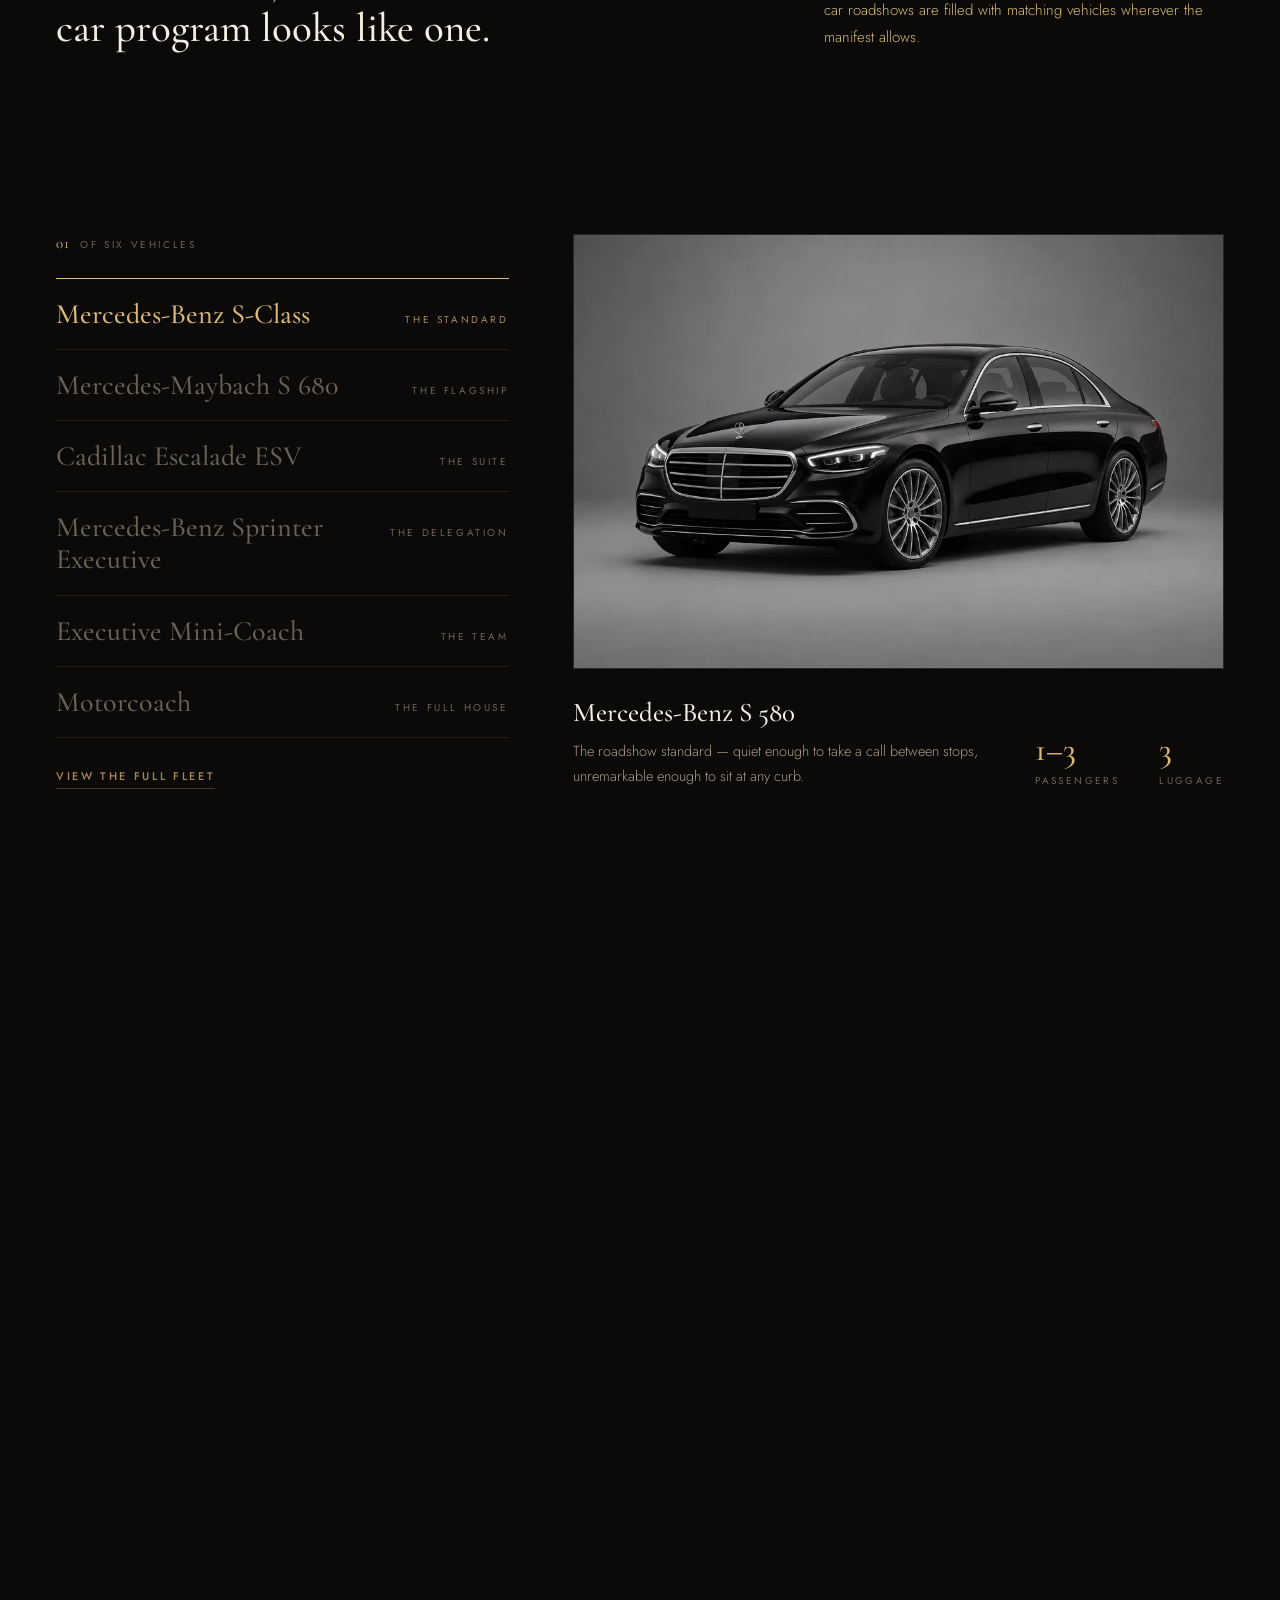
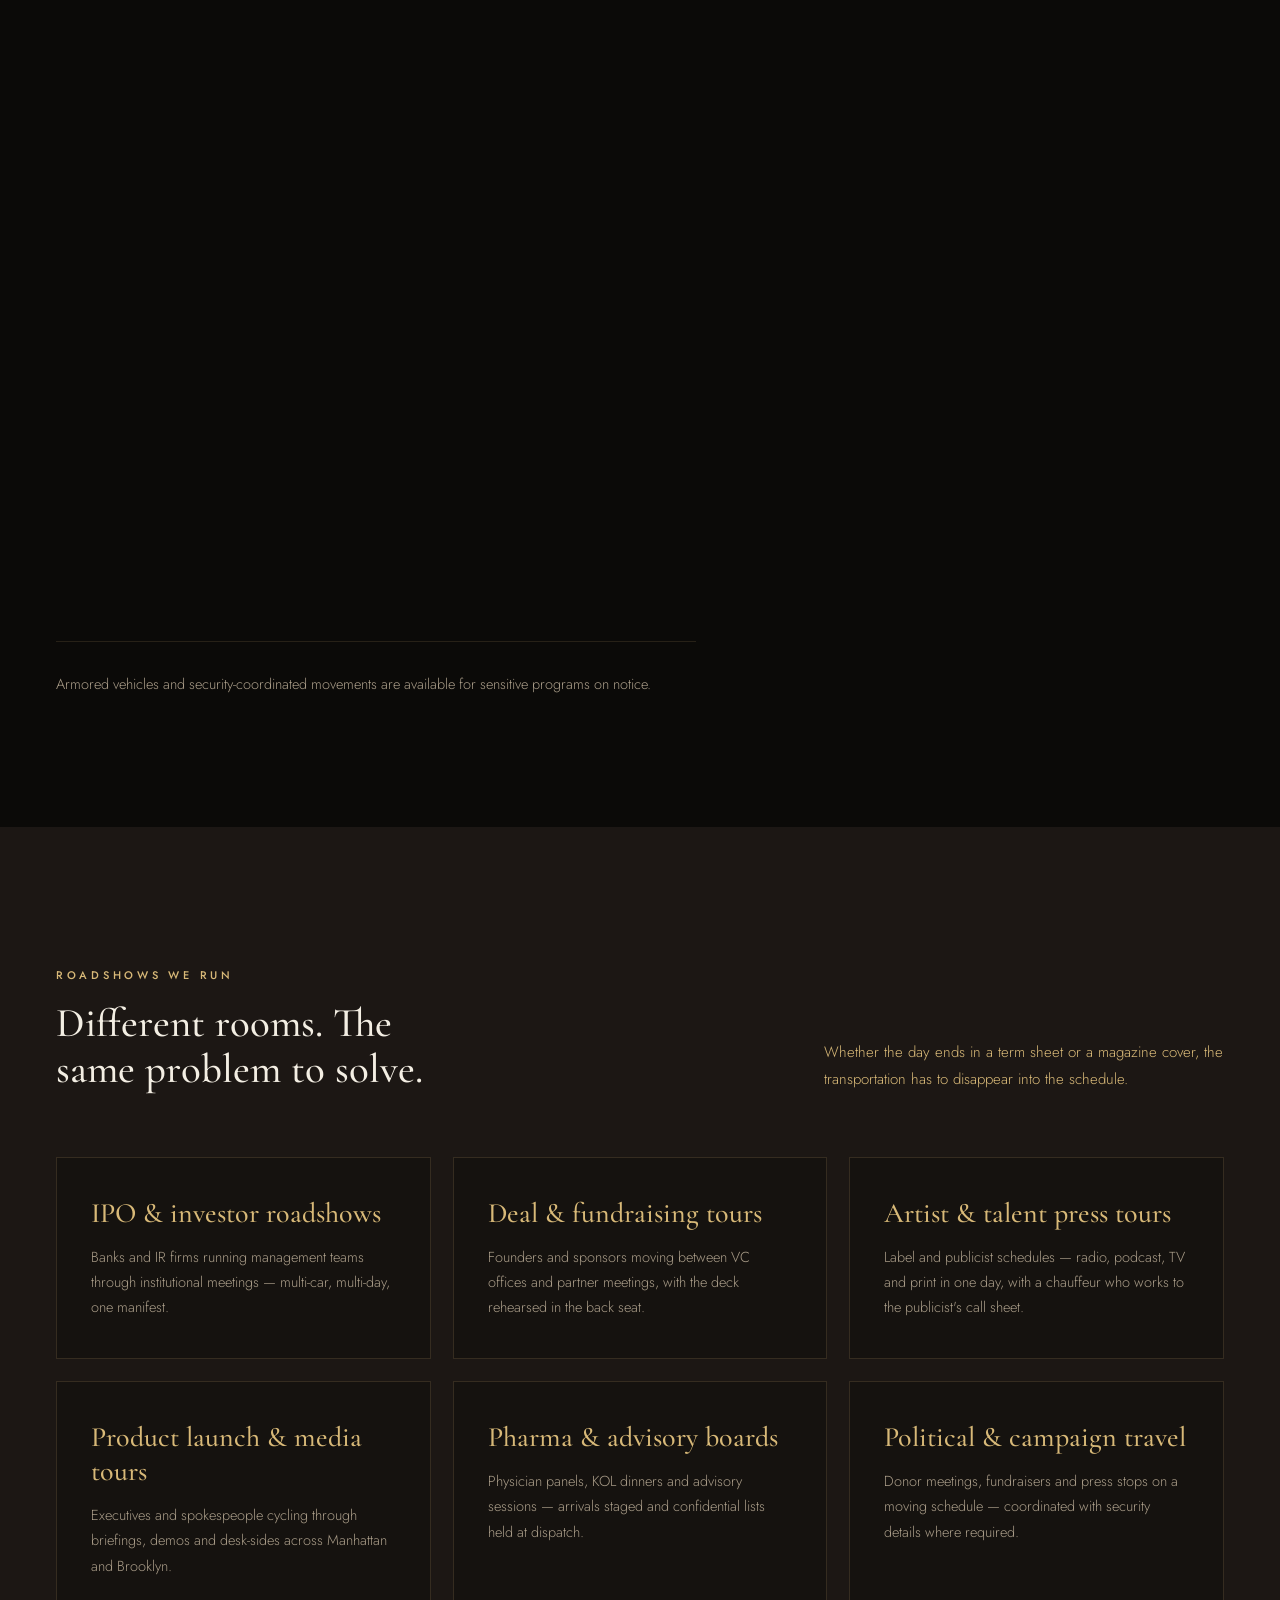
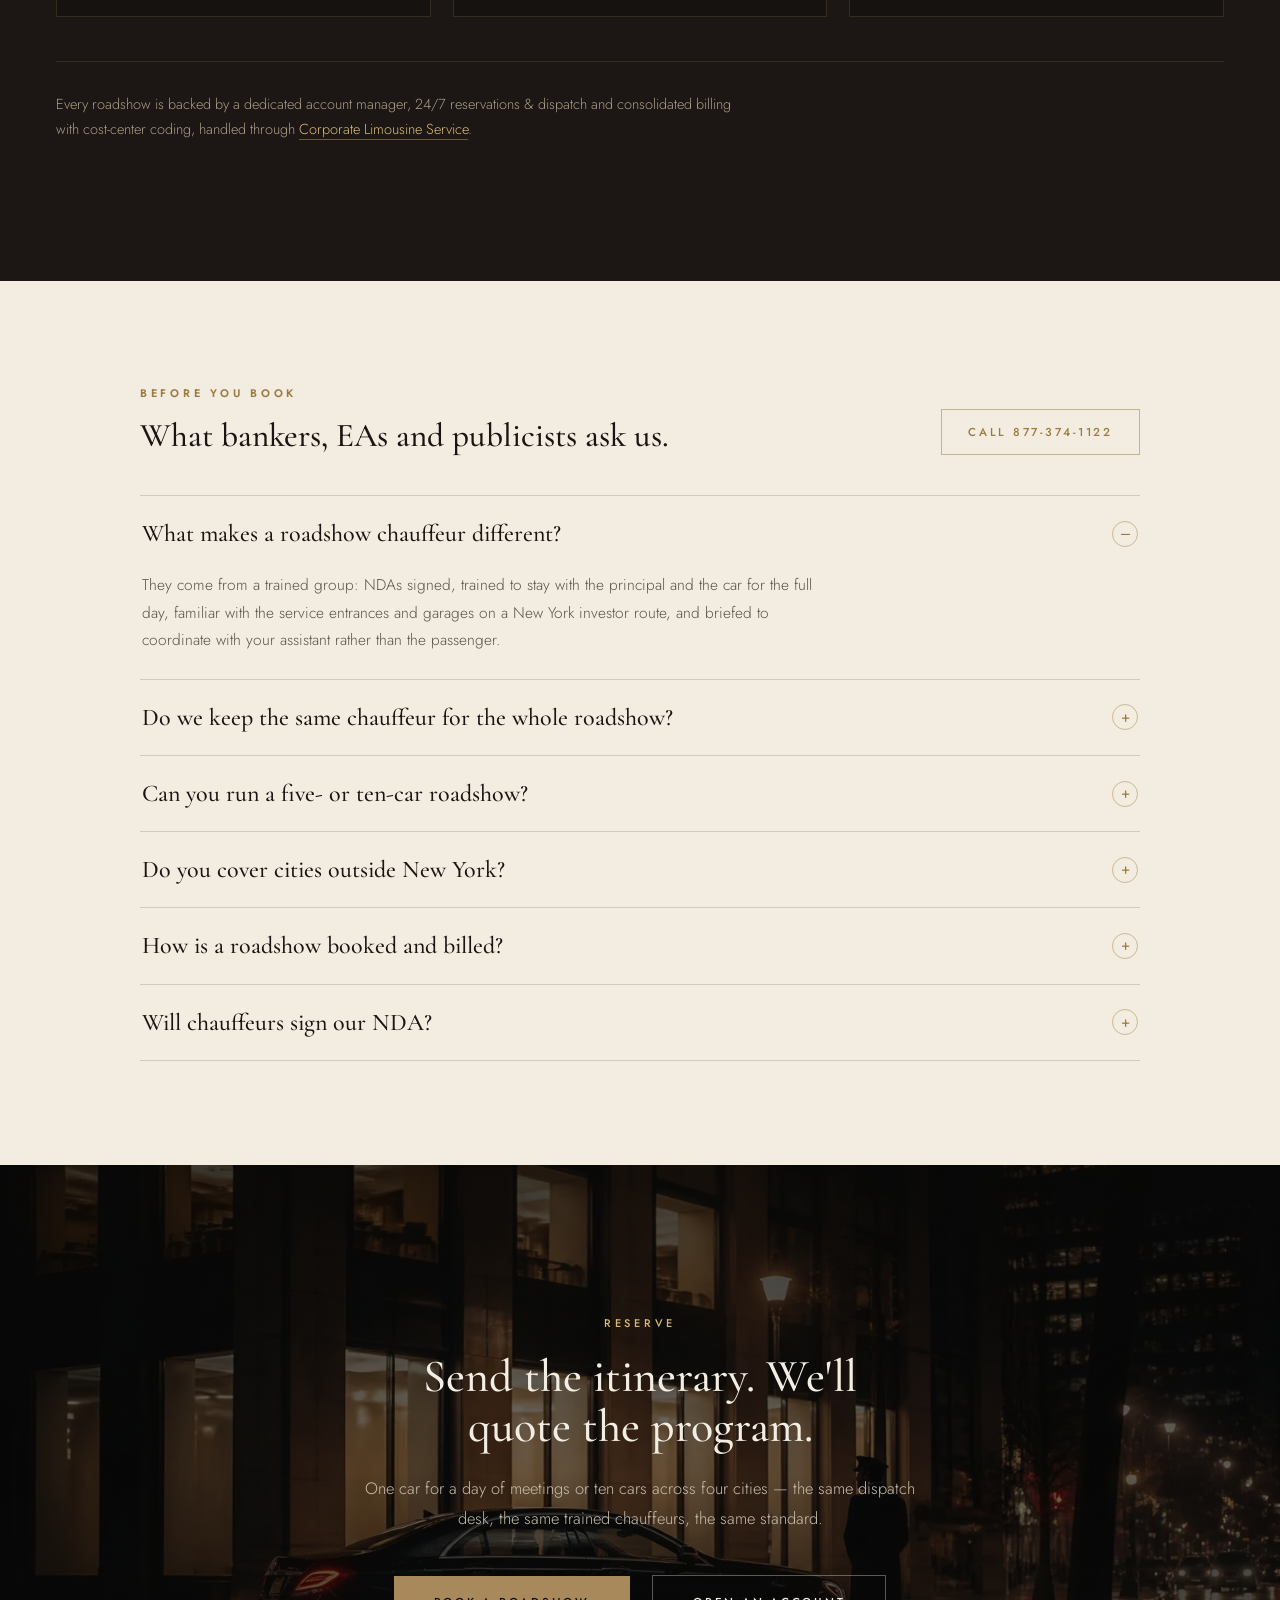
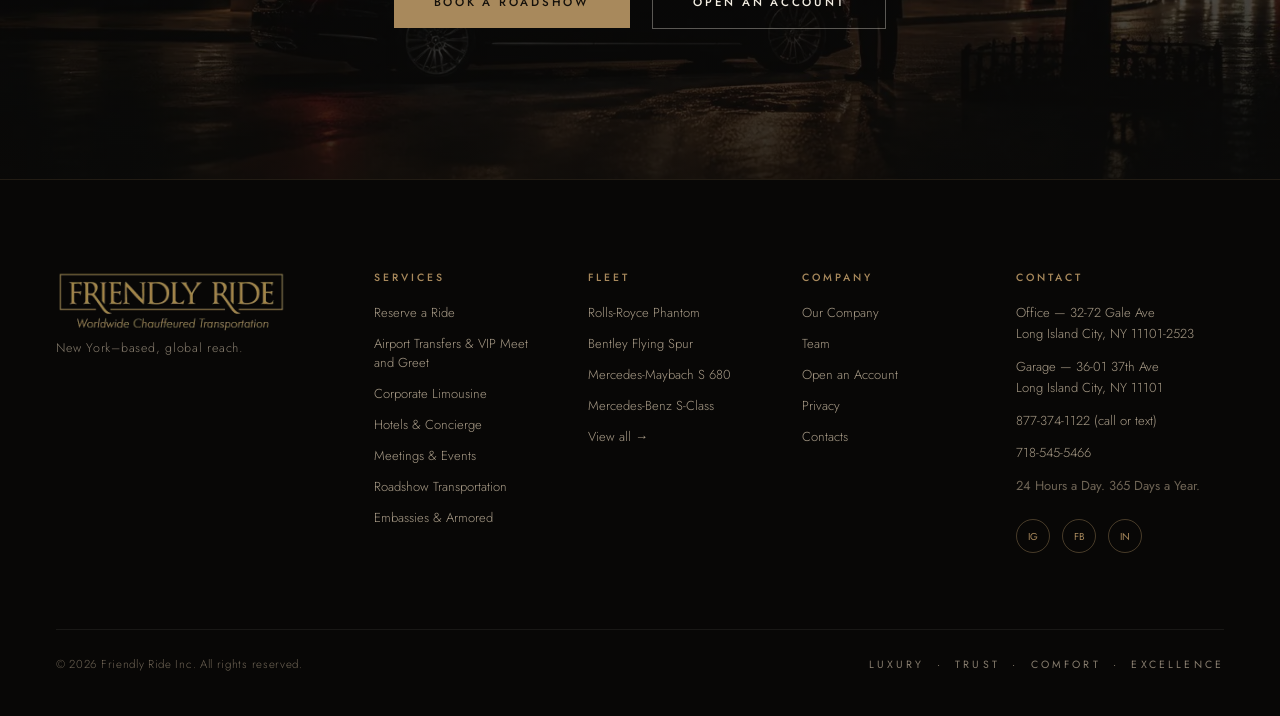
<file: roadshow-transportation.html>
<!DOCTYPE html>
<html lang="en">
<head>
<meta charset="utf-8">
<meta name="viewport" content="width=device-width, initial-scale=1">
<title>Roadshow Transportation NYC | Investor &amp; Press Tour Chauffeurs | Friendly Ride Inc.</title>
<meta name="description" content="Roadshow transportation in New York City and across the US. Chauffeurs trained specifically for roadshows — IPO and investor tours, fundraising, press and media tours, pharma advisory boards and campaign travel. Multi-car programs, one dispatcher, current and late-model fleet.">
<link rel="canonical" href="https://friendlyrideinc.com/roadshow-transportation.html">
<link rel="preconnect" href="https://fonts.gstatic.com" crossorigin>
<link rel="preconnect" href="https://fonts.googleapis.com">
<link href="https://fonts.googleapis.com/css2?family=Cormorant+Garamond:wght@400;500;600&family=Jost:wght@300;400;500&display=swap" rel="stylesheet">
<link rel="stylesheet" href="styles.css">
<link rel="stylesheet" href="partners.css">
<link rel="stylesheet" href="roadshow-transportation.css">
<script type="application/ld+json">{"@context":"https://schema.org","@type":"Service","serviceType":"Roadshow chauffeur transportation","name":"Roadshow Transportation","provider":{"@type":"LocalBusiness","name":"Friendly Ride Inc.","telephone":"+1-877-374-1122","address":[{"@type":"PostalAddress","name":"Office","streetAddress":"32-72 Gale Ave","addressLocality":"Long Island City","addressRegion":"NY","postalCode":"11101-2523","addressCountry":"US"},{"@type":"PostalAddress","name":"Garage","streetAddress":"36-01 37th Ave","addressLocality":"Long Island City","addressRegion":"NY","postalCode":"11101","addressCountry":"US"}],"url":"https://friendlyrideinc.com/"},"areaServed":["New York City","Manhattan","Brooklyn","Queens","Long Island","Westchester County","Connecticut","New Jersey","United States"],"audience":{"@type":"BusinessAudience","audienceType":"Investment banks, investor relations firms, founders, record labels, publicists, pharmaceutical companies and campaign teams"},"availableChannel":{"@type":"ServiceChannel","servicePhone":"+1-877-374-1122","serviceUrl":"https://friendlyrideinc.com/#services"}}</script>
<script type="application/ld+json">{"@context":"https://schema.org","@type":"FAQPage","mainEntity":[{"@type":"Question","name":"What makes a roadshow chauffeur different?","acceptedAnswer":{"@type":"Answer","text":"Roadshow chauffeurs are assigned from a trained group: they sign confidentiality agreements, stay with the principal and the car for the full day, know the service entrances and garages of the buildings on the route, and coordinate directly with the executive assistant or IR lead rather than through the passenger."}},{"@type":"Question","name":"Do we keep the same chauffeur for the whole roadshow?","acceptedAnswer":{"@type":"Answer","text":"Yes. The same chauffeur and car stay with the principal for the duration of the program, including a multi-day itinerary, so nothing is re-explained at the start of each morning."}},{"@type":"Question","name":"Can you run a five- or ten-car roadshow?","acceptedAnswer":{"@type":"Answer","text":"Regularly. Multi-car programs are dispatched from one manifest with a lead car, principal cars and support vehicles, plus a standby car held in midtown for changes."}},{"@type":"Question","name":"Do you cover roadshows outside New York?","acceptedAnswer":{"@type":"Answer","text":"Yes. Multi-city US itineraries are covered through vetted affiliate operators, booked and billed through the same Friendly Ride dispatch desk and invoice so you deal with one point of contact."}},{"@type":"Question","name":"How is a roadshow booked and billed?","acceptedAnswer":{"@type":"Answer","text":"One reservation holds the full itinerary on an hourly as-directed basis, or as scheduled point-to-point legs. Corporate accounts receive one consolidated invoice coded to a deal, matter or cost center."}},{"@type":"Question","name":"Do chauffeurs sign NDAs?","acceptedAnswer":{"@type":"Answer","text":"Yes. Confidentiality agreements are signed as standard, and we will execute your firm's own NDA before the program begins."}}]}</script>
<script type="application/ld+json">{"@context":"https://schema.org","@type":"BreadcrumbList","itemListElement":[{"@type":"ListItem","position":1,"name":"Home","item":"https://friendlyrideinc.com/"},{"@type":"ListItem","position":2,"name":"Services","item":"https://friendlyrideinc.com/#services"},{"@type":"ListItem","position":3,"name":"Roadshow Transportation"}]}</script>
<link rel="icon" type="image/x-icon" href="assets/favicon.ico">
<link rel="icon" type="image/png" sizes="32x32" href="assets/favicon-32x32.png">
<link rel="icon" type="image/png" sizes="16x16" href="assets/favicon-16x16.png">
<link rel="apple-touch-icon" sizes="180x180" href="assets/apple-touch-icon.png">
<link rel="icon" type="image/png" sizes="192x192" href="assets/android-chrome-192x192.png">
</head>
<body>

<!-- ============ NAV ============ -->
<header class="nav">
  <a href="index.html" class="nav__logo">
    <img src="assets/frl-logo-full.png" alt="Friendly Ride — Worldwide Chauffeured Transportation" class="nav__mark">
  </a>
  <nav class="nav__links" id="navMenu">
    <div class="nav__dropdown">
      <button type="button" class="nav__link nav__dropdown-trigger" aria-expanded="false" aria-controls="servicesMenu">SERVICES <span class="nav__dropdown-caret"></span></button>
      <div class="nav__dropdown-menu" id="servicesMenu">
        <a href="airport-transfers.html" class="nav__dropdown-link">Airport Transfers &amp; VIP Greeting</a>
        <a href="corporate-limousine.html" class="nav__dropdown-link">Corporate Limousine</a>
        <a href="hotels-concierge.html" class="nav__dropdown-link">Hotels &amp; Concierge</a>
        <a href="meetings-events.html" class="nav__dropdown-link">Meetings &amp; Events</a>
        <a href="roadshow-transportation.html" class="nav__dropdown-link nav__dropdown-link--active">Roadshow Transportation</a>
        <a href="embassies-armored.html" class="nav__dropdown-link">Embassies &amp; Armored Service</a>
      </div>
    </div>
    <a href="fleet.html" class="nav__link">FLEET</a>
    <a href="partners.html" class="nav__link">PARTNERS &amp; CLIENTS</a>
    <a href="contact-us.html" class="nav__link">CONTACT</a>
    <div class="nav__phones">
      <svg width="13" height="13" viewBox="0 0 24 24" fill="none" stroke="currentColor" stroke-width="1.5" stroke-linecap="round" stroke-linejoin="round" class="nav__phone-icon"><path d="M6.5 3.5h3l1.5 4-2 1.4a12 12 0 0 0 6.1 6.1l1.4-2 4 1.5v3a2 2 0 0 1-2.2 2A17.5 17.5 0 0 1 4.5 5.7a2 2 0 0 1 2-2.2z"></path></svg>
      <div class="nav__phone-numbers">
        <a href="tel:8773741122" class="nav__phone">877-374-1122</a>
        <a href="tel:7185455466" class="nav__phone">718-545-5466</a>
      </div>
    </div>
  </nav>
  <a href="contact-us.html" class="btn btn--nav">OPEN AN ACCOUNT</a>
  <a href="tel:8773741122" class="nav__call" aria-label="Call Friendly Ride">
    <svg width="16" height="16" viewBox="0 0 24 24" fill="none" stroke="currentColor" stroke-width="1.6" stroke-linecap="round" stroke-linejoin="round"><path d="M6.5 3.5h3l1.5 4-2 1.4a12 12 0 0 0 6.1 6.1l1.4-2 4 1.5v3a2 2 0 0 1-2.2 2A17.5 17.5 0 0 1 4.5 5.7a2 2 0 0 1 2-2.2z"></path></svg>
  </a>
  <button class="nav__toggle" id="navToggle" aria-label="Menu" aria-expanded="false" aria-controls="navMenu">
    <span></span><span></span><span></span>
  </button>
</header>

<!-- ============ HERO ============ -->
<section id="top" class="rs-hero">
  <img width="2752" height="1536" class="rs-hero__media" src="assets/roadshow-hero.webp" alt="Five current-generation Mercedes-Benz S-Class sedans staged outside a financial district tower at blue hour">
  <div class="rs-hero__scrim"></div>
  <div class="rs-hero__content">
    <div class="rs-hero__breadcrumb">
      <a href="index.html">Home</a><span>/</span>
      <a href="index.html#services">Services</a><span>/</span>
      <span class="rs-hero__breadcrumb-current">Roadshow Transportation</span>
    </div>
    <div class="rs-hero__eyebrow">Roadshow Transportation</div>
    <h1 class="rs-hero__title">Your chauffeur stays with you — every stop, all day.</h1>
    <p class="rs-hero__desc">A roadshow is nine meetings in a city that does not cooperate. We assign chauffeurs trained specifically for this work — the same car, the same driver, from the first breakfast to the last flight, in New York and in every city on the itinerary.</p>
    <div class="rs-hero__actions">
      <a href="https://www.mytripcenter.com/Default.aspx?sys=6F23763A-EFAD-409A-9B96-662146A9ACC7" class="btn btn--solid">BOOK A ROADSHOW</a>
      <a href="tel:8773741122" class="rs-hero__call">OR CALL 877-374-1122</a>
    </div>
  </div>
</section>

<!-- ============ CHAUFFEUR ============ -->
<section class="rs-chauffeur">
  <img loading="lazy" width="928" height="1152" src="assets/roadshow-chauffeur.webp" alt="Chauffeur waiting beside an open rear door outside a glass office tower" class="rs-chauffeur__media">
  <div class="rs-chauffeur__content">
    <div class="rs-chauffeur__eyebrow">Trained For Roadshows</div>
    <h2 class="rs-chauffeur__title">An experienced roadshow chauffeur, not whoever is free.</h2>
    <p class="rs-chauffeur__desc">Roadshow work goes to a specific group of our chauffeurs — the ones trained for confidential, tightly-scheduled days where the car is part of the room. No matter what the day does, that chauffeur is right beside you.</p>
    <div class="rs-chauffeur__grid">
      <div>
        <div class="rs-chauffeur__item">
          <div class="rs-chauffeur__item-title">Confidentiality signed</div>
          <p class="rs-chauffeur__item-text">NDAs as standard, and we will execute your firm's own agreement before the program begins.</p>
        </div>
        <div class="rs-chauffeur__item">
          <div class="rs-chauffeur__item-title">Never leaves the car</div>
          <p class="rs-chauffeur__item-text">The chauffeur stays with the vehicle and the principal — no circling the block, no unattended car with your papers in it.</p>
        </div>
        <div class="rs-chauffeur__item rs-chauffeur__item--last">
          <div class="rs-chauffeur__item-title">Discreet by default</div>
          <p class="rs-chauffeur__item-text">No conversation unless it's invited, and nothing said in the car is ever repeated.</p>
        </div>
      </div>
      <div>
        <div class="rs-chauffeur__item">
          <div class="rs-chauffeur__item-title">Knows the buildings</div>
          <p class="rs-chauffeur__item-text">Which entrance, which garage, which back door — the addresses on a NYC investor itinerary are not new to them.</p>
        </div>
        <div class="rs-chauffeur__item">
          <div class="rs-chauffeur__item-title">Holds a restricted curb</div>
          <p class="rs-chauffeur__item-text">Trained to wait where waiting is difficult, so the car is at the door when the meeting ends — not six minutes away.</p>
        </div>
        <div class="rs-chauffeur__item rs-chauffeur__item--last">
          <div class="rs-chauffeur__item-title">Works with your EA</div>
          <p class="rs-chauffeur__item-text">Changes go through the assistant or IR lead, not the principal. The person in the car is left alone to work.</p>
        </div>
      </div>
    </div>
  </div>
</section>

<!-- ============ HOW THE DAY RUNS ============ -->
<section class="rs-steps">
  <div class="rs-steps__content">
    <div class="rs-steps__eyebrow">How The Day Runs</div>
    <h2 class="rs-steps__title">One manifest, one dispatcher, one number to call.</h2>
    <p class="rs-steps__desc">Book the roadshow hourly as-directed so the cars hold between meetings, or as scheduled legs where the itinerary is fixed. Either way one dispatcher owns the manifest for the whole program.</p>
    <div class="rs-steps__list">
      <div class="rs-steps__item">
        <div class="rs-steps__num">1</div>
        <div>
          <div class="rs-steps__item-title">Send the itinerary as it stands</div>
          <p class="rs-steps__item-text">Even a half-built schedule is enough to quote. We read it back with car counts, staging points and the hours each vehicle is held.</p>
        </div>
      </div>
      <div class="rs-steps__item">
        <div class="rs-steps__num">2</div>
        <div>
          <div class="rs-steps__item-title">Chauffeurs assigned and briefed</div>
          <p class="rs-steps__item-text">Named chauffeurs from the roadshow group, briefed on the route, the buildings and who to contact when something moves.</p>
        </div>
      </div>
      <div class="rs-steps__item">
        <div class="rs-steps__num">3</div>
        <div>
          <div class="rs-steps__item-title">Cars staged, standby held</div>
          <p class="rs-steps__item-text">Lead car, principal cars and support vehicles staged ahead of each stop, with a standby car held in midtown for the change that always comes.</p>
        </div>
      </div>
      <div class="rs-steps__item rs-steps__item--last">
        <div class="rs-steps__num">4</div>
        <div>
          <div class="rs-steps__item-title">The next city, same desk</div>
          <p class="rs-steps__item-text">Chicago, San Francisco, Boston — covered by vetted affiliate operators, booked and billed through the same dispatcher and the same invoice.</p>
        </div>
      </div>
    </div>
    <p class="rs-steps__note">Flight-tracked arrivals for inbound management teams run through <a href="airport-transfers.html">Airport Transfers</a>.</p>
  </div>
  <img loading="lazy" width="928" height="1152" src="assets/roadshow-cabin.webp" alt="Rear cabin of a luxury sedan with a leather portfolio on the seat, city through the window" class="rs-steps__media">
</section>

<!-- ============ FLEET ============ -->
<section id="fleet" class="rs-fleet">
  <div class="rs-fleet__head">
    <div class="rs-fleet__head-row">
      <div class="rs-fleet__head-main">
        <div class="rs-fleet__eyebrow">The Cars</div>
        <h2 class="rs-fleet__title">Matched cars, so a five-car program looks like one.</h2>
      </div>
      <p class="rs-fleet__desc">Sedans through 54-passenger coaches, all current-model. Multi-car roadshows are filled with matching vehicles wherever the manifest allows.</p>
    </div>
  </div>

  <div class="rs-fleet__wrap" data-fl-wrap>
    <div class="rs-fleet__pin">
      <div class="rs-fleet__grid">

        <div class="rs-fleet__rail" data-fl-rail>
          <div class="rs-fleet__count">
            <div class="rs-fleet__count-num" data-fl-count="1">01</div>
            <div class="rs-fleet__count-label">of Six Vehicles</div>
          </div>

          <div class="rs-fleet__row rs-fleet__row--active" data-fl-row="0" data-fl-model="Mercedes-Benz S 580" data-fl-pax="1–3" data-fl-bags="3" data-fl-copy="The roadshow standard — quiet enough to take a call between stops, unremarkable enough to sit at any curb.">
            <div class="rs-fleet__bar"></div>
            <div class="rs-fleet__row-inner">
              <div class="rs-fleet__row-name">Mercedes-Benz S-Class</div>
              <div class="rs-fleet__row-ep">The Standard</div>
            </div>
          </div>
          <div class="rs-fleet__row" data-fl-row="1" data-fl-model="Mercedes-Maybach S 680" data-fl-pax="1–2" data-fl-bags="2" data-fl-copy="For the principal car, when the arrival is part of the message. Reclining rear cabin, near-silent at speed.">
            <div class="rs-fleet__bar"></div>
            <div class="rs-fleet__row-inner">
              <div class="rs-fleet__row-name">Mercedes-Maybach S 680</div>
              <div class="rs-fleet__row-ep">The Flagship</div>
            </div>
          </div>
          <div class="rs-fleet__row" data-fl-row="2" data-fl-model="Cadillac Escalade ESV" data-fl-pax="1–6" data-fl-bags="6" data-fl-copy="Bankers, counsel and the deck-carrier traveling with the principal, plus the luggage a multi-city week generates.">
            <div class="rs-fleet__bar"></div>
            <div class="rs-fleet__row-inner">
              <div class="rs-fleet__row-name">Cadillac Escalade ESV</div>
              <div class="rs-fleet__row-ep">The Suite</div>
            </div>
          </div>
          <div class="rs-fleet__row" data-fl-row="3" data-fl-model="Sprinter Executive" data-fl-pax="1–14" data-fl-bags="14" data-fl-copy="A mobile conference room between meetings — the whole team briefed on the way to the next building.">
            <div class="rs-fleet__bar"></div>
            <div class="rs-fleet__row-inner">
              <div class="rs-fleet__row-name">Mercedes-Benz Sprinter Executive</div>
              <div class="rs-fleet__row-ep">The Delegation</div>
            </div>
          </div>
          <div class="rs-fleet__row" data-fl-row="4" data-fl-model="28-Passenger Mini-Coach" data-fl-pax="1–28" data-fl-bags="28" data-fl-copy="Analyst groups and site visits — the whole buy-side room moved between buildings in one vehicle instead of six.">
            <div class="rs-fleet__bar"></div>
            <div class="rs-fleet__row-inner">
              <div class="rs-fleet__row-name">Executive Mini-Coach</div>
              <div class="rs-fleet__row-ep">The Team</div>
            </div>
          </div>
          <div class="rs-fleet__row" data-fl-row="5" data-fl-model="54-Passenger Motorcoach" data-fl-pax="1–54" data-fl-bags="54" data-fl-copy="Investor days, sales conferences and campaign travel, in unmarked black — no livery announcing who is inside.">
            <div class="rs-fleet__bar"></div>
            <div class="rs-fleet__row-inner">
              <div class="rs-fleet__row-name">Motorcoach</div>
              <div class="rs-fleet__row-ep">The Full House</div>
            </div>
          </div>
          <div class="rs-fleet__rail-end"></div>
          <a href="fleet.html" class="rs-fleet__view-all">VIEW THE FULL FLEET</a>
        </div>

        <div>
          <div class="rs-fleet__stage">
            <img loading="lazy" width="1024" height="688" data-fl-img src="assets/roadshow-fleet-sclass.webp" alt="Mercedes-Benz S-Class, front three-quarter studio view" class="rs-fleet__stage-img rs-fleet__stage-img--active">
            <img loading="lazy" width="1024" height="688" data-fl-img src="assets/roadshow-fleet-maybach.webp" alt="Mercedes-Maybach S 680, front three-quarter studio view" class="rs-fleet__stage-img">
            <img loading="lazy" width="1024" height="688" data-fl-img src="assets/roadshow-fleet-escalade.webp" alt="Cadillac Escalade ESV, front three-quarter studio view" class="rs-fleet__stage-img">
            <img loading="lazy" width="1024" height="688" data-fl-img src="assets/roadshow-fleet-sprinter.webp" alt="Mercedes-Benz Sprinter Executive, front three-quarter studio view" class="rs-fleet__stage-img">
            <img loading="lazy" width="1024" height="688" data-fl-img src="assets/roadshow-fleet-minicoach.webp" alt="Executive Mini-Coach, front three-quarter studio view" class="rs-fleet__stage-img">
            <img loading="lazy" width="1024" height="688" data-fl-img src="assets/roadshow-fleet-motorcoach.webp" alt="Motorcoach, front three-quarter studio view" class="rs-fleet__stage-img">
          </div>
          <div class="rs-fleet__detail">
            <div style="min-width:0">
              <div class="rs-fleet__detail-model" data-fl-model="1">Mercedes-Benz S 580</div>
              <p class="rs-fleet__detail-copy" data-fl-copy="1">The roadshow standard — quiet enough to take a call between stops, unremarkable enough to sit at any curb.</p>
            </div>
            <div class="rs-fleet__detail-stats">
              <div>
                <div class="rs-fleet__detail-stat-num" data-fl-pax="1">1–3</div>
                <div class="rs-fleet__detail-stat-label">Passengers</div>
              </div>
              <div>
                <div class="rs-fleet__detail-stat-num" data-fl-bags="1">3</div>
                <div class="rs-fleet__detail-stat-label">Luggage</div>
              </div>
            </div>
          </div>
        </div>

      </div>
    </div>
  </div>

  <div class="rs-fleet__foot">
    <p class="rs-fleet__foot-note">Armored vehicles and security-coordinated movements are available for sensitive programs on notice.</p>
  </div>
</section>

<!-- ============ ROADSHOWS WE RUN ============ -->
<section class="rs-programmes">
  <div class="rs-programmes__inner">
    <div class="rs-programmes__head">
      <div class="rs-programmes__head-main">
        <div class="rs-programmes__eyebrow">Roadshows We Run</div>
        <h2 class="rs-programmes__title">Different rooms. The same problem to solve.</h2>
      </div>
      <p class="rs-programmes__desc">Whether the day ends in a term sheet or a magazine cover, the transportation has to disappear into the schedule.</p>
    </div>
    <div class="rs-programmes__grid">
      <div class="rs-programme">
        <div class="rs-programme__title">IPO &amp; investor roadshows</div>
        <p class="rs-programme__text">Banks and IR firms running management teams through institutional meetings — multi-car, multi-day, one manifest.</p>
      </div>
      <div class="rs-programme">
        <div class="rs-programme__title">Deal &amp; fundraising tours</div>
        <p class="rs-programme__text">Founders and sponsors moving between VC offices and partner meetings, with the deck rehearsed in the back seat.</p>
      </div>
      <div class="rs-programme">
        <div class="rs-programme__title">Artist &amp; talent press tours</div>
        <p class="rs-programme__text">Label and publicist schedules — radio, podcast, TV and print in one day, with a chauffeur who works to the publicist's call sheet.</p>
      </div>
      <div class="rs-programme">
        <div class="rs-programme__title">Product launch &amp; media tours</div>
        <p class="rs-programme__text">Executives and spokespeople cycling through briefings, demos and desk-sides across Manhattan and Brooklyn.</p>
      </div>
      <div class="rs-programme">
        <div class="rs-programme__title">Pharma &amp; advisory boards</div>
        <p class="rs-programme__text">Physician panels, KOL dinners and advisory sessions — arrivals staged and confidential lists held at dispatch.</p>
      </div>
      <div class="rs-programme">
        <div class="rs-programme__title">Political &amp; campaign travel</div>
        <p class="rs-programme__text">Donor meetings, fundraisers and press stops on a moving schedule — coordinated with security details where required.</p>
      </div>
    </div>
    <div class="rs-programmes__note">
      <p>Every roadshow is backed by a dedicated account manager, 24/7 reservations &amp; dispatch and consolidated billing with cost-center coding, handled through <a href="corporate-limousine.html">Corporate Limousine Service</a>.</p>
    </div>
  </div>
</section>

<!-- ============ FAQ ============ -->
<section class="rs-faq">
  <div class="rs-faq__inner">
    <div class="rs-faq__head">
      <div>
        <div class="rs-faq__eyebrow">Before You Book</div>
        <h2 class="rs-faq__title">What bankers, EAs and publicists ask us.</h2>
      </div>
      <a href="tel:8773741122" class="rs-faq__call">CALL 877-374-1122</a>
    </div>
    <div class="rs-faq__list">
      <details class="rs-faq__item" open>
        <summary class="rs-faq__summary">
          <span class="rs-faq__q">What makes a roadshow chauffeur different?</span>
          <span class="rs-faq__sign"></span>
        </summary>
        <p class="rs-faq__a">They come from a trained group: NDAs signed, trained to stay with the principal and the car for the full day, familiar with the service entrances and garages on a New York investor route, and briefed to coordinate with your assistant rather than the passenger.</p>
      </details>
      <details class="rs-faq__item">
        <summary class="rs-faq__summary">
          <span class="rs-faq__q">Do we keep the same chauffeur for the whole roadshow?</span>
          <span class="rs-faq__sign"></span>
        </summary>
        <p class="rs-faq__a">Yes. The same chauffeur and the same car stay with the principal across a multi-day program, so preferences and routing are never re-explained at the start of a morning.</p>
      </details>
      <details class="rs-faq__item">
        <summary class="rs-faq__summary">
          <span class="rs-faq__q">Can you run a five- or ten-car roadshow?</span>
          <span class="rs-faq__sign"></span>
        </summary>
        <p class="rs-faq__a">Regularly. One dispatcher holds the full manifest — lead car, principal cars and support vehicles — with matched vehicles where possible and a standby car held for the inevitable change.</p>
      </details>
      <details class="rs-faq__item">
        <summary class="rs-faq__summary">
          <span class="rs-faq__q">Do you cover cities outside New York?</span>
          <span class="rs-faq__sign"></span>
        </summary>
        <p class="rs-faq__a">Yes. Multi-city US itineraries are covered through vetted affiliate operators, booked and billed through the same Friendly Ride dispatch desk — you keep one point of contact and one invoice for the whole tour.</p>
      </details>
      <details class="rs-faq__item">
        <summary class="rs-faq__summary">
          <span class="rs-faq__q">How is a roadshow booked and billed?</span>
          <span class="rs-faq__sign"></span>
        </summary>
        <p class="rs-faq__a">Hourly as-directed when the cars need to hold between meetings, or as scheduled point-to-point legs when the itinerary is fixed. Corporate accounts get one consolidated invoice coded to a deal, matter number or cost center.</p>
      </details>
      <details class="rs-faq__item">
        <summary class="rs-faq__summary">
          <span class="rs-faq__q">Will chauffeurs sign our NDA?</span>
          <span class="rs-faq__sign"></span>
        </summary>
        <p class="rs-faq__a">Confidentiality agreements are standard on roadshow assignments, and we will execute your firm's own NDA before the program begins. Certificates of insurance are issued to your risk team on request.</p>
      </details>
    </div>
  </div>
</section>

<!-- ============ CTA ============ -->
<section class="rs-cta">
  <img loading="lazy" width="1536" height="768" src="assets/roadshow-cta.webp" alt="Black sedan idling at a Manhattan curb after dark, chauffeur waiting" class="rs-cta__bg">
  <div class="rs-cta__scrim"></div>
  <div class="rs-cta__content">
    <div class="rs-cta__eyebrow">Reserve</div>
    <h2 class="rs-cta__title">Send the itinerary. We'll quote the program.</h2>
    <p class="rs-cta__desc">One car for a day of meetings or ten cars across four cities — the same dispatch desk, the same trained chauffeurs, the same standard.</p>
    <div class="rs-cta__actions">
      <a href="https://www.mytripcenter.com/Default.aspx?sys=6F23763A-EFAD-409A-9B96-662146A9ACC7" class="btn btn--solid">BOOK A ROADSHOW</a>
      <a href="contact-us.html" class="btn btn--outline rs-cta__outline">OPEN AN ACCOUNT</a>
    </div>
  </div>
</section>

<!-- ============ FOOTER ============ -->
<footer class="footer">
  <div class="footer__grid">
    <div class="footer__brand">
      <a href="index.html">
        <img loading="lazy" src="assets/frl-logo-full.png" alt="Friendly Ride — Worldwide Chauffeured Transportation" class="footer__lockup">
      </a>
      <div class="footer__tagline">New York&ndash;based, global reach.</div>
    </div>
    <div class="footer__col">
      <div class="footer__heading">Services</div>
      <div class="footer__links">
        <a href="reserve-a-ride.html">Reserve a Ride</a>
        <a href="airport-transfers.html">Airport Transfers &amp; VIP Meet and Greet</a>
        <a href="corporate-limousine.html">Corporate Limousine</a>
        <a href="hotels-concierge.html">Hotels &amp; Concierge</a>
        <a href="meetings-events.html">Meetings &amp; Events</a>
        <a href="roadshow-transportation.html">Roadshow Transportation</a>
        <a href="embassies-armored.html">Embassies &amp; Armored</a>
      </div>
    </div>
    <div class="footer__col">
      <div class="footer__heading">Fleet</div>
      <div class="footer__links">
        <a href="fleet.html#sedans">Rolls-Royce Phantom</a>
        <a href="fleet.html#sedans">Bentley Flying Spur</a>
        <a href="fleet.html#sedans">Mercedes-Maybach S 680</a>
        <a href="fleet.html#sedans">Mercedes-Benz S-Class</a>
        <a href="fleet.html">View all &rarr;</a>
      </div>
    </div>
    <div class="footer__col">
      <div class="footer__heading">Company</div>
      <div class="footer__links">
        <a href="maintenance.html">Our Company</a>
        <a href="maintenance.html">Team</a>
        <a href="contact-us.html">Open an Account</a>
        <a href="maintenance.html">Privacy</a>
        <a href="contact-us.html">Contacts</a>
      </div>
    </div>
    <div class="footer__col">
      <div class="footer__heading">Contact</div>
      <div class="footer__contact">
        <a href="https://www.google.com/maps/search/?api=1&amp;query=32-72+Gale+Ave%2C+Long+Island+City%2C+NY+11101-2523">Office &mdash; 32-72 Gale Ave<br>Long Island City, NY 11101-2523</a>
        <a href="https://www.google.com/maps/search/?api=1&amp;query=36-01+37th+Ave%2C+Long+Island+City%2C+NY+11101">Garage &mdash; 36-01 37th Ave<br>Long Island City, NY 11101</a>
        <a href="tel:8773741122">877-374-1122 (call or text)</a>
        <a href="tel:7185455466">718-545-5466</a>
        <div class="footer__hours">24 Hours a Day. 365 Days a Year.</div>
      </div>
      <div class="footer__social">
        <a href="#" aria-label="Instagram">IG</a>
        <a href="#" aria-label="Facebook">FB</a>
        <a href="#" aria-label="LinkedIn">IN</a>
      </div>
    </div>
  </div>
  <div class="footer__bottom">
    <div class="footer__copy">&copy; 2026 Friendly Ride Inc. All rights reserved.</div>
    <div class="footer__values">Luxury &nbsp;&middot;&nbsp; Trust &nbsp;&middot;&nbsp; Comfort &nbsp;&middot;&nbsp; Excellence</div>
  </div>
</footer>

<script src="script.js" defer></script>
<script src="roadshow-fleet.js" defer></script>
<!-- ============ WHATSAPP WIDGET ============ -->
<div class="wa-widget" id="waWidget">
  <div class="wa-panel" id="waPanel" hidden>
    <div class="wa-panel__head">
      <div class="wa-panel__head-text">
        <div class="wa-panel__title">Friendly Ride</div>
        <div class="wa-panel__subtitle">Usually replies within minutes</div>
      </div>
      <button type="button" class="wa-panel__close" id="waClose" aria-label="Close chat">&times;</button>
    </div>
    <div class="wa-panel__body">
      <div class="wa-bubble">Hi there &mdash; how can we help? Send us a message and we&rsquo;ll pick it up on WhatsApp right away.</div>
    </div>
    <form class="wa-panel__form" id="waForm">
      <textarea class="wa-panel__input" id="waMessage" rows="2" placeholder="Type your message&hellip;"></textarea>
      <button type="submit" class="wa-panel__send" aria-label="Send on WhatsApp">
        <svg width="18" height="18" viewBox="0 0 24 24" fill="currentColor"><path d="M2 21l1.65-6.03A9 9 0 1 1 9 20.35L2 21zm7.1-4.7.35.2a7 7 0 1 0-2.95-2.95l.2.35-.9 3.3 3.3-.9zm5.1-3.2c-.2-.1-1.2-.6-1.4-.65-.2-.08-.33-.1-.47.1-.14.2-.53.65-.65.78-.12.13-.24.15-.44.05-.2-.1-.87-.32-1.65-1.02-.6-.55-1.02-1.22-1.14-1.42-.12-.2-.01-.32.09-.42.1-.1.2-.24.3-.36.1-.12.13-.2.2-.34.07-.13.03-.25-.02-.35-.05-.1-.47-1.12-.64-1.54-.17-.4-.34-.35-.47-.36h-.4c-.13 0-.35.05-.53.25-.18.2-.7.68-.7 1.66 0 .98.72 1.93.82 2.06.1.13 1.4 2.15 3.4 3.01.48.2.85.33 1.14.42.48.15.92.13 1.26.08.39-.06 1.2-.49 1.37-.96.17-.47.17-.88.12-.96-.05-.09-.18-.14-.38-.24z"></path></svg>
      </button>
    </form>
    <a href="tel:8773741122" class="wa-panel__fallback">Prefer to call? 877-374-1122</a>
  </div>
  <button type="button" class="wa-toggle" id="waToggle" aria-label="Chat with us on WhatsApp">
    <svg width="28" height="28" viewBox="0 0 24 24" fill="currentColor"><path d="M12 2C6.48 2 2 6.36 2 11.75c0 2.06.63 3.97 1.72 5.56L2 22l4.86-1.63a10.2 10.2 0 0 0 5.14 1.38c5.52 0 10-4.36 10-9.75S17.52 2 12 2zm5.1 13.84c-.22.6-1.27 1.16-1.75 1.2-.45.05-.92.24-3.08-.66-2.6-1.08-4.28-3.72-4.4-3.89-.13-.17-1.06-1.4-1.06-2.68 0-1.27.67-1.9.9-2.16.23-.25.5-.32.67-.32.17 0 .34 0 .48.01.16.01.36-.06.57.43.22.5.73 1.73.79 1.85.06.13.1.28.02.45-.09.17-.13.28-.26.43-.13.15-.28.34-.4.46-.13.13-.27.27-.12.53.16.26.7 1.15 1.5 1.86 1.03.92 1.9 1.2 2.16 1.34.26.13.42.11.57-.07.16-.17.66-.77.84-1.03.18-.26.36-.22.6-.13.25.09 1.58.75 1.85.88.27.13.45.2.51.31.07.11.07.63-.15 1.23z"></path></svg>
  </button>
</div>

<script src="whatsapp-widget.js" defer></script>
</body>
</html>
</file>
<file: styles.css>
:root {
  --brass: #A8895C;
  --bg: #0B0A08;
  --bg-alt: #161210;
  --bg-dark: #080706;
  --text: #F3EEE3;
  --text-muted: #C6BCAC;
  --text-dim: #A99C88;
  --text-faint: #877D6E;
  --text-faintest: #6E6455;
  --nav-link: #C9BFAF;
  --serif: 'Cormorant Garamond', Georgia, serif;
  --sans: 'Jost', Helvetica, Arial, sans-serif;
}

* { box-sizing: border-box; }

[hidden] { display: none !important; }

html { scroll-behavior: smooth; overflow-x: hidden; width: 100%; }

body {
  margin: 0;
  background: var(--bg);
  color: var(--text);
  font-family: var(--sans);
  -webkit-font-smoothing: antialiased;
  /* overflow-x lives on <html> only (above) — setting it here too is
     redundant and silently breaks position:sticky everywhere on the site
     (a well-known browser quirk: overflow-x set with no overflow-y forces
     overflow-y to a non-"visible" computed value, which stops body from
     acting as the true viewport scroller that sticky elements need). */
  position: relative;
}
body.nav-open { overflow: hidden; }

::selection { background: var(--brass); color: var(--bg); }

a { color: inherit; }
img { display: block; }

@keyframes frlPulse {
  0%   { box-shadow: 0 0 0 0 rgba(168,137,92,.45); }
  70%  { box-shadow: 0 0 0 16px rgba(168,137,92,0); }
  100% { box-shadow: 0 0 0 0 rgba(168,137,92,0); }
}
@keyframes frlSonar {
  0%   { transform: translate(-50%,-50%) scale(.3); opacity: .95; }
  60%  { opacity: .35; }
  100% { transform: translate(-50%,-50%) scale(2.6); opacity: 0; }
}

.eyebrow {
  font-size: 11px;
  letter-spacing: .34em;
  color: var(--brass);
  text-transform: uppercase;
  font-weight: 500;
}

.section-title {
  font-family: var(--serif);
  font-weight: 500;
  font-size: clamp(36px, 3.4vw, 48px);
  line-height: 1.1;
  margin: 18px 0 22px;
  text-wrap: balance;
}

.section-desc {
  font-size: 16px;
  font-weight: 300;
  line-height: 1.75;
  color: var(--text-muted);
  margin: 0;
  max-width: 560px;
}
.section-desc--narrow { max-width: 460px; }

.btn {
  display: inline-block;
  font-size: 11.5px;
  letter-spacing: .24em;
  font-weight: 500;
  text-decoration: none;
  padding: 17px 36px;
  transition: filter .3s, background .3s, color .3s;
}
.btn--solid { background: var(--brass); color: #14100B; }
.btn--solid:hover { filter: brightness(1.1); }
.btn--outline { border: 1px solid rgba(168,137,92,.6); color: var(--brass); padding: 16px 35px; }
.btn--outline:hover { background: var(--brass); color: #14100B; }
.btn--outline-alt:hover { background: rgba(168,137,92,.1); color: var(--brass); }
.btn--nav {
  font-size: 11px;
  padding: 12px 24px;
  border: 1px solid var(--brass);
  background: var(--brass);
  color: #0B0A08;
  text-decoration: none;
  transition: filter .3s;
}
.btn--nav:hover { filter: brightness(1.1); }

.link-underline {
  font-size: 11.5px;
  letter-spacing: .24em;
  font-weight: 400;
  color: var(--nav-link);
  text-decoration: none;
  border-bottom: 1px solid rgba(168,137,92,.4);
  padding-bottom: 6px;
  transition: color .3s;
}
.link-underline:hover { color: var(--brass); }
.link-underline--brass {
  color: var(--brass);
  font-weight: 500;
  transition: filter .3s;
}
.link-underline--brass:hover { filter: brightness(1.2); }

/* ============ NAV ============ */
.nav {
  position: absolute;
  top: 0; left: 0; right: 0;
  z-index: 20;
  display: flex;
  align-items: center;
  gap: 28px;
  padding: 26px 44px;
}
.nav__logo {
  display: flex;
  align-items: center;
  gap: 14px;
  text-decoration: none;
  color: var(--text);
  white-space: nowrap;
  flex: none;
  margin-right: auto;
}
.nav__mark { height: 56px; width: auto; }
.nav__links {
  display: flex;
  gap: 34px;
  align-items: center;
  flex: none;
}
.nav__link {
  font-size: 11.5px;
  letter-spacing: .22em;
  color: var(--nav-link);
  text-decoration: none;
  font-weight: 400;
  white-space: nowrap;
  transition: color .2s;
}
.nav__link:hover { color: var(--brass); }
.nav__link--active { color: var(--brass); }

/* Click-driven (not hover-only) so it behaves identically on touch and
   mouse — the map and Partners cards elsewhere on this site both had to
   learn this lesson the hard way. */
.nav__dropdown { position: relative; }
.nav__dropdown-trigger {
  background: none;
  border: none;
  font-family: inherit;
  padding: 0;
  cursor: pointer;
  display: flex;
  align-items: center;
  gap: 7px;
}
.nav__dropdown-caret {
  width: 7px; height: 7px;
  border-right: 1px solid currentColor;
  border-bottom: 1px solid currentColor;
  transform: translateY(-2px) rotate(45deg);
  transition: transform .25s;
}
.nav__dropdown.is-open .nav__dropdown-caret { transform: translateY(1px) rotate(225deg); }
.nav__dropdown-menu {
  position: absolute;
  top: calc(100% + 20px);
  left: 50%;
  transform: translateX(-50%) translateY(-6px);
  min-width: 232px;
  background: #0F0C09;
  border: 1px solid rgba(168,137,92,.25);
  box-shadow: 0 24px 60px rgba(0,0,0,.5);
  padding: 8px;
  opacity: 0;
  pointer-events: none;
  transition: opacity .25s ease, transform .25s ease;
  z-index: 30;
}
.nav__dropdown.is-open .nav__dropdown-menu {
  opacity: 1;
  pointer-events: auto;
  transform: translateX(-50%) translateY(0);
}
.nav__dropdown-link {
  display: block;
  padding: 11px 16px;
  font-size: 12px;
  letter-spacing: .1em;
  color: var(--nav-link);
  text-decoration: none;
  white-space: nowrap;
  transition: color .2s, background .2s;
}
.nav__dropdown-link:hover { color: var(--brass); background: rgba(168,137,92,.08); }
.nav__dropdown-link--active { color: var(--brass); }

.nav__phone {
  font-size: 12px;
  letter-spacing: .08em;
  color: var(--text-faint);
  text-decoration: none;
  white-space: nowrap;
  flex: none;
  transition: color .3s;
}
.nav__phone:hover { color: var(--brass); }
.nav__phones {
  display: flex;
  align-items: center;
  gap: 9px;
  flex: none;
  color: var(--brass);
}
.nav__phone-icon { flex: none; }
.nav__phone-numbers {
  display: flex;
  flex-direction: column;
  gap: 3px;
  line-height: 1.1;
}
.nav__phone-numbers .nav__phone { font-size: 13px; letter-spacing: .06em; color: #BFA06B; }
.nav__phone-numbers .nav__phone:hover { color: var(--brass); }

/* Mobile-only one-tap call button. On desktop the phone numbers already
   sit inline in the nav (.nav__phones above) and stay untouched — this
   exists only because .nav__phones lives inside .nav__links, which
   becomes an off-canvas drawer below 900px, so without this a mobile
   visitor would have to open the full menu just to call. */
.nav__call {
  display: none;
  align-items: center;
  justify-content: center;
  width: 38px;
  height: 38px;
  flex: none;
  border: 1px solid rgba(168,137,92,.5);
  color: var(--brass);
  text-decoration: none;
  transition: background .2s, color .2s;
}
.nav__call:hover { background: var(--brass); color: #0B0A08; }

.nav__toggle {
  display: none;
  flex: none;
  width: 34px; height: 34px;
  border: none;
  background: transparent;
  cursor: pointer;
  padding: 0;
  flex-direction: column;
  justify-content: center;
  align-items: center;
  gap: 5px;
  z-index: 30;
}
.nav__toggle span {
  display: block;
  width: 22px;
  height: 1px;
  background: var(--text);
  transition: transform .3s, opacity .3s;
}
.nav__toggle.is-open span:nth-child(1) { transform: translateY(6px) rotate(45deg); }
.nav__toggle.is-open span:nth-child(2) { opacity: 0; }
.nav__toggle.is-open span:nth-child(3) { transform: translateY(-6px) rotate(-45deg); }

/* ============ HERO ============ */
.hero {
  position: relative;
  min-height: 114vh;
  display: flex;
  align-items: flex-end;
}
.hero__media {
  position: absolute;
  inset: 0;
  width: 100%;
  height: 100%;
  object-fit: cover;
}
.hero__scrim-x {
  position: absolute; inset: 0; pointer-events: none;
  background: linear-gradient(90deg, rgba(11,10,8,.92) 0%, rgba(11,10,8,.506) 52%, rgba(11,10,8,.12) 100%);
}
.hero__scrim-y {
  position: absolute; inset: 0; pointer-events: none;
  background: linear-gradient(180deg, rgba(11,10,8,.55) 0%, rgba(11,10,8,0) 22%, rgba(11,10,8,0) 55%, #0B0A08 100%);
}
.hero__content {
  position: relative;
  z-index: 2;
  padding: 180px 56px 120px;
  max-width: 780px;
}
.hero__title {
  font-family: var(--serif);
  font-weight: 500;
  font-size: clamp(46px, 5.2vw, 74px);
  line-height: 1.04;
  margin: 20px 0 24px;
  color: var(--text);
  text-wrap: balance;
}
.hero__cities {
  font-size: 12px;
  font-weight: 500;
  letter-spacing: .22em;
  text-transform: uppercase;
  color: var(--brass);
  margin: 18px 0 26px;
}
.hero__desc {
  font-size: 17px;
  font-weight: 300;
  line-height: 1.75;
  color: var(--text-muted);
  max-width: 540px;
  margin: 0;
}
.hero__actions {
  display: flex;
  align-items: center;
  gap: 28px;
  margin-top: 40px;
}
.hero__reviews {
  display: flex;
  align-items: center;
  gap: 10px;
  margin-top: 32px;
}
.hero__reviews-google { flex-shrink: 0; }
.hero__reviews-stars {
  color: var(--brass);
  font-size: 15px;
  letter-spacing: 2px;
  line-height: 1;
}
.hero__reviews-text {
  font-size: 12.5px;
  font-weight: 300;
  letter-spacing: .03em;
  color: var(--text-muted);
}
.hero__reviews-text strong {
  color: var(--text);
  font-weight: 500;
}
.hero__stats {
  margin-top: 34px;
  font-size: 11.5px;
  font-weight: 500;
  letter-spacing: .28em;
  color: var(--brass);
}

/* ============ GLOBAL REACH ============ */
.reach {
  position: relative;
  overflow: hidden;
  background: var(--bg);
  border-top: 1px solid rgba(168,137,92,.14);
  padding: 130px 56px;
}
.reach__bg { position: absolute; inset: 0; width: 100%; height: 100%; object-fit: cover; }
.reach__scrim-y {
  position: absolute; inset: 0; pointer-events: none;
  background: linear-gradient(180deg, rgba(9,8,6,.5) 0%, rgba(9,8,6,.14) 16%, rgba(9,8,6,0) 34%, rgba(9,8,6,0) 80%, rgba(9,8,6,.32) 100%);
}
.reach__scrim-x {
  position: absolute; inset: 0; pointer-events: none;
  background: linear-gradient(90deg, rgba(9,8,6,.72) 0%, rgba(9,8,6,.4) 22%, rgba(9,8,6,.1) 38%, rgba(9,8,6,0) 54%, rgba(9,8,6,0) 100%);
}
.reach__scrim-radial {
  position: absolute; inset: 0; pointer-events: none;
  background: radial-gradient(ellipse 40% 26% at 20% 84%, rgba(9,8,6,.3) 0%, rgba(9,8,6,.1) 55%, rgba(9,8,6,0) 80%);
}
.reach__grid {
  position: relative;
  z-index: 2;
  max-width: 1280px;
  margin: 0 auto;
  display: grid;
  grid-template-columns: 0.85fr 1.35fr;
  gap: 90px;
  align-items: center;
}
.reach__desc { color: #F3EEE3; margin-bottom: 44px; }
.reach__grid .eyebrow, .reach__grid .section-title, .reach__desc { text-shadow: 0 1px 3px rgba(0,0,0,.85), 0 4px 20px rgba(0,0,0,.6); }
.stats {
  border: 1px solid rgba(168,137,92,.3);
  border-radius: 3px;
  display: grid;
  grid-template-columns: repeat(4,1fr);
  background: rgba(9,8,6,.5);
  backdrop-filter: blur(2px);
}
.stats__item {
  padding: 30px 18px;
  text-align: center;
  border-right: 1px solid rgba(168,137,92,.22);
  color: var(--brass);
}
.stats__item:last-child { border-right: none; }
.stats__num {
  font-family: var(--serif);
  font-size: 32px;
  font-weight: 500;
  color: var(--text);
  margin-top: 14px;
}
.stats__label {
  font-size: 10px;
  letter-spacing: .22em;
  color: var(--brass);
  text-transform: uppercase;
  margin-top: 6px;
}

.map { position: relative; }
.map__canvas { width: 100%; display: block; box-shadow: 0 4px 12px rgba(0,0,0,.15); }
.map__caption {
  margin-top: 20px;
  text-align: center;
  font-size: 11px;
  letter-spacing: .24em;
  color: #E8C48A;
  font-weight: 500;
  text-shadow: 0 1px 3px rgba(0,0,0,.9), 0 2px 12px rgba(0,0,0,.75);
  text-transform: uppercase;
}

.city {
  position: absolute;
  transform: translate(-50%,-50%);
  padding: 11px;
  cursor: pointer;
  z-index: 5;
}
.city__pulse {
  position: absolute;
  left: 50%; top: 50%;
  width: 26px; height: 26px;
  border-radius: 50%;
  border: 2px solid rgba(168,137,92,.95);
  box-shadow: 0 0 8px 1px rgba(168,137,92,.5);
  animation: frlSonar 2.4s ease-out infinite;
  pointer-events: none;
  z-index: 1;
  transform: translate(-50%,-50%) scale(.3);
}
.city--key .city__pulse { width: 34px; height: 34px; }
.city__pin {
  position: relative;
  z-index: 2;
  display: block;
  width: 7px; height: 7px;
  border-radius: 50%;
  background: #D8B978;
  border: 1.5px solid rgba(9,8,6,.65);
  box-shadow: 0 0 0 4px rgba(216,185,120,.28), 0 2px 10px 2px rgba(0,0,0,.55);
  transition: transform .22s;
}
.city--key .city__pin { width: 9px; height: 9px; }
.city:hover .city__pin, .city.is-active .city__pin { transform: scale(1.3); }
.city__label {
  position: absolute;
  left: 50%; top: -18px;
  transform: translateX(-50%);
  font-size: 10px;
  letter-spacing: .18em;
  text-transform: uppercase;
  white-space: nowrap;
  color: var(--nav-link);
  display: none;
  pointer-events: none;
}
.city__tooltip {
  position: absolute;
  left: 50%; bottom: calc(100% + 7px);
  transform: translateX(-50%);
  background: var(--bg);
  border: 1px solid rgba(168,137,92,.4);
  padding: 11px 16px;
  z-index: 6;
  pointer-events: none;
  opacity: 0;
  transition: opacity .15s;
  white-space: nowrap;
}
.city:hover .city__tooltip, .city.is-active .city__tooltip { opacity: 1; }
.city__tooltip-name {
  font-size: 11.5px;
  letter-spacing: .2em;
  color: var(--text);
  text-transform: uppercase;
}
.city__tooltip-note {
  font-size: 12px;
  font-weight: 300;
  color: var(--text-dim);
  margin-top: 4px;
}

/* ============ FLEET ============ */
.fleet { padding: 140px 56px; background: var(--bg); }
.fleet__head {
  max-width: 1280px;
  margin: 0 auto 64px;
  display: flex;
  align-items: flex-end;
  justify-content: space-between;
  gap: 40px;
}
.fleet__head .section-desc { margin-top: -6px; }
.fleet__grid {
  max-width: 1280px;
  margin: 0 auto;
  display: grid;
  grid-template-columns: repeat(3,1fr);
  gap: 36px;
}
.car { cursor: pointer; text-decoration: none; display: block; }
.car__image { width: 100%; height: 430px; object-fit: cover; }
.car__line {
  display: block;
  height: 1px;
  margin-top: 18px;
  background: rgba(168,137,92,.28);
  width: 44px;
  transition: width .55s cubic-bezier(.25,.6,.2,1), background .35s;
}
.car:hover .car__line { width: 100%; background: var(--brass); }
.car__row {
  display: flex;
  align-items: baseline;
  justify-content: space-between;
  gap: 16px;
  margin-top: 18px;
}
.car__name {
  font-family: var(--serif);
  font-size: 27px;
  font-weight: 500;
  color: var(--text);
}
.car__link {
  flex: none;
  font-size: 11px;
  letter-spacing: .2em;
  font-weight: 500;
  color: var(--brass);
  opacity: 0;
  transform: translateX(-8px);
  transition: opacity .35s, transform .35s;
}
.car:hover .car__link { opacity: 1; transform: translateX(0); }

/* ============ EXPERIENCE ============ */
.experience { padding: 150px 56px; background: var(--bg); }
.experience__grid {
  max-width: 1280px;
  margin: 0 auto;
  display: grid;
  grid-template-columns: 0.75fr 1fr;
  gap: 80px;
  align-items: center;
}
.experience__grid .section-desc { margin-bottom: 44px; }
.experience__media-wrap {
  opacity: 0;
  transform: translateX(70px);
  transition: transform 1.3s cubic-bezier(.16,.84,.24,1), opacity 1.1s ease-out;
}
.experience__media-wrap.is-visible { opacity: 1; transform: translateX(0); }
.experience__media {
  width: 100%;
  height: 640px;
  object-fit: cover;
  display: block;
  transition: transform .6s cubic-bezier(.25,.6,.2,1);
}
.experience__media-wrap:hover .experience__media { transform: scale(1.02); }

/* ============ WHY ============ */
.why {
  position: relative;
  overflow: hidden;
  padding: 140px 56px;
  background: var(--bg);
}
.why__bg { position: absolute; inset: 0; width: 100%; height: 100%; object-fit: cover; }
.why__scrim-y {
  position: absolute; inset: 0; pointer-events: none;
  background: linear-gradient(180deg, #0B0A08 0%, rgba(11,10,8,.32) 16%, rgba(22,17,11,.12) 50%, rgba(11,10,8,.34) 86%, #0B0A08 100%);
}
.why__scrim-x {
  position: absolute; inset: 0; pointer-events: none;
  background: linear-gradient(90deg, rgba(11,10,8,.8) 0%, rgba(11,10,8,.44) 46%, rgba(11,10,8,.1) 100%);
}
.why__grid {
  position: relative;
  z-index: 2;
  max-width: 1280px;
  margin: 0 auto;
  display: grid;
  grid-template-columns: 1.35fr 1fr;
  gap: 80px;
  align-items: stretch;
}
.why__eyebrow { margin-bottom: 44px; }
.why__list {
  border: 1px solid rgba(168,137,92,.22);
  border-radius: 3px;
  padding: 8px 36px;
  background: rgba(11,10,8,.42);
}
.why__item {
  display: grid;
  grid-template-columns: 56px 1fr;
  gap: 24px;
  align-items: flex-start;
  padding: 32px 0;
  border-bottom: 1px solid rgba(168,137,92,.18);
  color: var(--brass);
}
.why__item--last { border-bottom: none; }
.why__icon {
  width: 52px; height: 52px;
  border: 1px solid rgba(168,137,92,.4);
  border-radius: 50%;
  display: flex;
  align-items: center;
  justify-content: center;
}
.why__title {
  font-family: var(--serif);
  font-size: 30px;
  font-weight: 500;
  margin-bottom: 10px;
  color: var(--text);
}
.why__text {
  font-size: 16px;
  font-weight: 300;
  line-height: 1.7;
  color: var(--text-muted);
  margin: 0;
}
.why__media {
  width: 100%;
  height: 100%;
  min-height: 520px;
  object-fit: cover;
  align-self: stretch;
  border: 1px solid rgba(168,137,92,.25);
}

/* ============ SERVICES ============ */
.services {
  padding: 140px 56px;
  background: var(--bg-alt);
  border-top: 1px solid rgba(168,137,92,.14);
}
.services__title { max-width: 1280px; margin: 18px auto 70px; }
.services > .eyebrow { max-width: 1280px; margin: 0 auto; display: block; }
.services__grid {
  max-width: 1280px;
  margin: 0 auto;
  display: grid;
  grid-template-columns: repeat(3,1fr);
  column-gap: 48px;
  row-gap: 64px;
}
.service {
  display: block;
  text-decoration: none;
  border-top: 1px solid rgba(168,137,92,.25);
  padding-top: 26px;
  transition: border-color .35s;
}
.service:hover { border-top-color: var(--brass); }
.service__image { width: 100%; height: 180px; object-fit: cover; margin-bottom: 20px; }
.service__title {
  font-size: 14px;
  letter-spacing: .16em;
  font-weight: 500;
  color: var(--text);
  text-transform: uppercase;
}
.service__text {
  font-size: 14.5px;
  font-weight: 300;
  line-height: 1.7;
  color: var(--text-dim);
  margin: 12px 0 0;
}

/* ============ PARTNERS (homepage teaser) ============ */
.partners {
  position: relative;
  padding: 150px 56px;
  background: #17120D;
  overflow: hidden;
}
.partners__bg { position: absolute; inset: 0; width: 100%; height: 100%; object-fit: cover; }
.partners__scrim-y {
  position: absolute; inset: 0; pointer-events: none;
  background: linear-gradient(180deg, #0B0A08 0%, rgba(11,10,8,.42) 20%, rgba(28,21,14,.2) 50%, rgba(11,10,8,.5) 82%, #0B0A08 100%);
}
.partners__scrim-tint { position: absolute; inset: 0; pointer-events: none; background: rgba(20,15,10,.1); }
.partners__content { position: relative; z-index: 2; max-width: 1280px; margin: 0 auto; }
.partners__head { text-align: center; max-width: 760px; margin: 0 auto 72px; }
.partners__title { margin: 18px 0 20px; }
.partners__desc { font-size: 16px; font-weight: 300; line-height: 1.75; color: #DAD1C2; margin: 0; }

.partners__grid { position: relative; height: 980px; margin-top: 20px; }
.partners__grid-pattern {
  position: absolute; inset: 0; pointer-events: none;
  background-image:
    repeating-linear-gradient(45deg, transparent 0 89px, rgba(168,137,92,.13) 89px 90px),
    repeating-linear-gradient(-45deg, transparent 0 89px, rgba(168,137,92,.13) 89px 90px);
}
.partner {
  position: absolute;
  transform: translate(-50%,-50%);
  text-decoration: none;
  cursor: pointer;
  z-index: 3;
}
.partner--featured { z-index: 4; }
.partner:hover, .partner.is-active { z-index: 6; }
.partner__diamond {
  position: absolute;
  inset: 0;
  transform: rotate(45deg);
  background: rgba(9,8,6,.42);
  border: 1px solid rgba(168,137,92,.42);
  box-shadow: 0 10px 26px rgba(0,0,0,.34);
  transition: background .45s, border-color .4s, box-shadow .45s;
}
.partner--featured .partner__diamond {
  background: var(--brass);
  border-color: transparent;
  box-shadow: 0 26px 62px rgba(0,0,0,.55);
}
.partner:hover .partner__diamond,
.partner.is-active .partner__diamond {
  background: var(--brass);
  border-color: var(--brass);
  box-shadow: 0 26px 62px rgba(0,0,0,.55);
}
.partner__logo {
  position: absolute;
  left: 50%; top: 50%;
  background-size: contain;
  background-repeat: no-repeat;
  background-position: center;
  transform: translate(-50%,-50%) scale(1);
  filter: brightness(0) invert(1);
  opacity: .9;
  transition: transform .5s cubic-bezier(.16,.84,.24,1), opacity .4s;
  pointer-events: none;
}
.partner--featured .partner__logo { opacity: 1; }
.partner:hover .partner__logo,
.partner.is-active .partner__logo { opacity: 1; transform: translate(-50%,-50%) scale(1.06); }
.partner__plate {
  position: absolute;
  top: calc(100% - 6px); left: 50%;
  z-index: 8;
  transform: translateX(-50%) translateY(10px);
  white-space: nowrap;
  text-align: center;
  padding: 13px 26px 15px;
  background: rgba(9,8,6,.86);
  border: 1px solid rgba(168,137,92,.4);
  box-shadow: 0 20px 46px rgba(0,0,0,.55);
  opacity: 0;
  pointer-events: none;
  transition: opacity .38s ease, transform .48s cubic-bezier(.16,.84,.24,1);
}
.partner:hover .partner__plate,
.partner.is-active .partner__plate { opacity: 1; transform: translateX(-50%) translateY(0); }
.partner__plate-name {
  display: block;
  font-family: var(--serif);
  font-size: 23px;
  font-weight: 500;
  line-height: 1;
  color: var(--text);
}
.partner__plate-rule { display: block; width: 30px; height: 1px; background: var(--brass); margin: 9px auto 8px; }
.partner__plate-city { display: block; font-size: 9.5px; letter-spacing: .28em; text-transform: uppercase; color: var(--brass); }

.partners__footer { display: flex; flex-direction: column; align-items: center; gap: 26px; margin-top: 44px; }
.partners__footer-label { font-size: 11px; letter-spacing: .22em; color: #9A8F7C; text-transform: uppercase; }
.btn--partners {
  display: inline-flex;
  align-items: center;
  gap: 14px;
  color: var(--text);
  background: rgba(11,10,8,.42);
  backdrop-filter: blur(3px);
  border-color: rgba(168,137,92,.55);
}
.btn--partners:hover { background: var(--brass); border-color: var(--brass); color: #0B0A08; }
.btn--partners span { font-size: 14px; line-height: 1; }

/* ============ TESTIMONIALS ============ */
.testimonials {
  position: relative;
  padding: 150px 56px;
  background: var(--bg-dark);
  overflow: hidden;
}
.testimonials__bg { position: absolute; inset: 0; width: 100%; height: 100%; object-fit: cover; }
.testimonials__scrim-x {
  position: absolute; inset: 0; pointer-events: none;
  background: linear-gradient(90deg, rgba(8,7,6,.94) 0%, rgba(8,7,6,.8) 34%, rgba(8,7,6,.55) 62%, rgba(8,7,6,.85) 100%);
}
.testimonials__scrim-y {
  position: absolute; inset: 0; pointer-events: none;
  background: linear-gradient(180deg, #080706 0%, rgba(8,7,6,0) 16%, rgba(8,7,6,0) 78%, #080706 100%);
}
.testimonials__content { position: relative; z-index: 2; max-width: 1280px; margin: 0 auto; }
.testimonials__title { max-width: 640px; margin: 18px 0 0; }
.testimonials__carousel { display: flex; align-items: center; gap: 20px; margin-top: 76px; }
.testimonials__track-wrap { flex: 1; overflow: hidden; min-width: 0; }
.testimonials__grid {
  display: flex;
  gap: 32px;
  transition: transform .5s cubic-bezier(.25,.7,.3,1);
}
.testimonial {
  flex: 0 0 calc((100% - 64px) / 3);
  min-width: 0;
  background: rgba(20,17,13,.55);
  backdrop-filter: blur(6px);
  border: 1px solid rgba(168,137,92,.3);
  border-radius: 2px;
  padding: 40px 34px;
  box-shadow: 0 24px 60px rgba(0,0,0,.45);
  transition: border-color .35s;
}
.testimonial:hover { border-color: rgba(168,137,92,.65); }

.testimonials__nav {
  flex: none;
  width: 46px;
  height: 46px;
  border-radius: 50%;
  border: 1px solid rgba(168,137,92,.4);
  background: transparent;
  color: var(--brass);
  display: flex;
  align-items: center;
  justify-content: center;
  cursor: pointer;
  transition: background .25s, color .25s, border-color .25s, opacity .25s;
}
.testimonials__nav:hover { background: var(--brass); color: #14100B; }
.testimonials__nav:disabled { opacity: .3; cursor: default; background: none; color: var(--brass); }
.testimonials__nav[hidden] { display: none; }

.testimonials__dots { display: flex; justify-content: center; gap: 10px; margin-top: 40px; }
.testimonials__dots[hidden] { display: none; }
.testimonials__dot {
  width: 8px;
  height: 8px;
  border-radius: 50%;
  border: 1px solid rgba(168,137,92,.5);
  background: transparent;
  padding: 0;
  cursor: pointer;
  transition: background .25s, border-color .25s, transform .25s;
}
.testimonials__dot:hover { border-color: var(--brass); }
.testimonials__dot.is-active { background: var(--brass); border-color: var(--brass); transform: scale(1.2); }
.testimonial__quote {
  font-family: var(--serif);
  font-size: 60px;
  line-height: .4;
  color: var(--brass);
  text-shadow: 0 0 24px rgba(168,137,92,.5);
}
.testimonial__text {
  font-family: var(--serif);
  font-size: 22px;
  line-height: 1.55;
  color: var(--text);
  margin: 26px 0 30px;
}
.testimonial__author { display: flex; align-items: center; gap: 14px; }
.testimonial__avatar {
  width: 40px; height: 40px;
  border-radius: 50%;
  background: linear-gradient(145deg, rgba(168,137,92,.35), rgba(168,137,92,.08));
  border: 1px solid rgba(168,137,92,.6);
  display: flex; align-items: center; justify-content: center;
  font-size: 10.5px; letter-spacing: .1em; color: var(--text);
}
.testimonial__meta {
  font-size: 11.5px;
  letter-spacing: .18em;
  color: var(--nav-link);
  text-transform: uppercase;
  line-height: 1.7;
}
.testimonial__stars { display: flex; gap: 3px; margin-bottom: 4px; }

.testimonial--more {
  display: flex;
  flex-direction: column;
  align-items: center;
  justify-content: center;
  gap: 18px;
  text-decoration: none;
  text-align: center;
  border-style: dashed;
  transition: border-color .35s, background .35s;
}
.testimonial--more:hover { background: rgba(168,137,92,.06); border-color: rgba(168,137,92,.65); }
.testimonial--more__arrow {
  width: 52px;
  height: 52px;
  border-radius: 50%;
  border: 1px solid rgba(168,137,92,.45);
  color: var(--brass);
  display: flex;
  align-items: center;
  justify-content: center;
  transition: background .3s, color .3s, border-color .3s;
}
.testimonial--more:hover .testimonial--more__arrow { background: var(--brass); color: #14100B; }
.testimonial--more__text {
  font-family: var(--serif);
  font-size: 21px;
  font-weight: 500;
  color: var(--text);
}
.testimonial--more__google {
  display: flex;
  align-items: center;
  gap: 8px;
  font-size: 11px;
  letter-spacing: .12em;
  text-transform: uppercase;
  color: var(--text-faint);
}
.testimonial--more__g {
  width: 18px;
  height: 18px;
  border-radius: 50%;
  border: 1px solid rgba(168,137,92,.4);
  display: flex;
  align-items: center;
  justify-content: center;
  font-family: var(--sans);
  font-size: 10.5px;
  font-weight: 500;
  color: var(--text-dim);
  text-transform: none;
  letter-spacing: 0;
}
.testimonial__name {
  display: block;
  font-size: 12.5px;
  letter-spacing: .04em;
  color: var(--text);
  text-decoration: none;
  font-weight: 400;
  margin-bottom: 3px;
}
a.testimonial__name:hover { color: var(--brass); }
.testimonial__avatar--photo { object-fit: cover; background: rgba(168,137,92,.15); }

.testimonials__rating {
  display: flex;
  align-items: center;
  gap: 12px;
  margin-top: 22px;
}
.testimonials__rating-stars { display: flex; gap: 3px; }
.testimonials__rating-text {
  font-size: 13px;
  font-weight: 300;
  letter-spacing: .04em;
  color: var(--text-muted);
}
.testimonials__attribution {
  display: inline-block;
  margin-top: 40px;
  font-size: 10.5px;
  letter-spacing: .16em;
  text-transform: uppercase;
  color: var(--text-faint);
  text-decoration: none;
  border-bottom: 1px solid rgba(168,137,92,.3);
  padding-bottom: 3px;
  transition: color .2s;
}
.testimonials__attribution:hover { color: var(--brass); }

/* ============ RESERVE ============ */
.reserve {
  position: relative;
  padding: 150px 56px;
  text-align: center;
  background: linear-gradient(180deg,#080706 0%,#15100C 100%);
}
.reserve__line {
  position: absolute; top: 0; left: 50%;
  transform: translateX(-50%);
  width: min(620px,70%);
  height: 1px;
  background: linear-gradient(90deg,transparent,rgba(168,137,92,.55),transparent);
}
.reserve__title { margin: 22px auto 44px; max-width: 640px; }
.reserve__actions { display: flex; justify-content: center; gap: 20px; }
.reserve__contact {
  margin-top: 40px;
  font-size: 12.5px;
  font-weight: 300;
  letter-spacing: .06em;
  color: var(--text-faint);
}
.reserve__contact a { color: var(--nav-link); text-decoration: none; }

/* ============ CONCIERGE ============ */
.concierge { padding: 0 56px 90px; background: var(--bg-dark); }
.concierge__inner {
  max-width: 1280px;
  margin: 0 auto;
  border: 1px solid rgba(168,137,92,.28);
  border-radius: 3px;
  display: flex;
  align-items: center;
  justify-content: space-between;
  gap: 24px;
  padding: 30px 40px;
}
.concierge__left { display: flex; align-items: center; gap: 22px; }
.concierge__icon {
  width: 52px; height: 52px;
  border: 1px solid rgba(168,137,92,.4);
  border-radius: 50%;
  display: flex; align-items: center; justify-content: center;
  flex: none;
  color: var(--brass);
}
.concierge__title { font-family: var(--serif); font-size: 22px; font-weight: 500; color: var(--text); }
.concierge__text { font-size: 13px; font-weight: 300; color: var(--text-dim); margin-top: 4px; }

/* ============ FOOTER ============ */
.footer { background: var(--bg-dark); border-top: 1px solid rgba(168,137,92,.16); padding: 90px 56px 44px; }
.footer__grid {
  max-width: 1280px;
  margin: 0 auto;
  display: grid;
  grid-template-columns: 1.3fr .8fr .8fr .8fr 1fr;
  gap: 48px;
  align-items: start;
}
.footer__lockup { width: 230px; display: block; }
.footer__tagline { font-size: 12.5px; font-weight: 300; color: var(--text-faint); letter-spacing: .06em; margin-top: 6px; }
.footer__heading {
  font-size: 10.5px;
  letter-spacing: .28em;
  color: var(--brass);
  text-transform: uppercase;
  font-weight: 500;
  margin-bottom: 18px;
}
.footer__links, .footer__contact { display: flex; flex-direction: column; gap: 12px; }
.footer__links a, .footer__contact a {
  font-size: 13px;
  font-weight: 300;
  color: var(--text-dim);
  text-decoration: none;
  transition: color .2s;
}
.footer__links a:hover, .footer__contact a:hover { color: var(--text); }
.footer__contact { font-size: 13px; line-height: 1.6; }
.footer__hours { color: var(--text-faintest); }
.footer__social { display: flex; gap: 12px; margin-top: 22px; }
.footer__social a {
  width: 34px; height: 34px;
  border: 1px solid rgba(168,137,92,.4);
  border-radius: 50%;
  display: flex; align-items: center; justify-content: center;
  text-decoration: none;
  font-size: 10px;
  color: var(--brass);
  transition: background .3s, color .3s;
}
.footer__social a:hover { background: var(--brass); color: #14100B; }
.footer__bottom {
  max-width: 1280px;
  margin: 76px auto 0;
  display: flex;
  justify-content: space-between;
  align-items: center;
  gap: 40px;
  padding-top: 26px;
  border-top: 1px solid rgba(243,238,227,.07);
}
.footer__copy { font-size: 11.5px; font-weight: 300; color: var(--text-faintest); letter-spacing: .06em; }
.footer__values { font-size: 10.5px; letter-spacing: .3em; color: var(--text-faint); text-transform: uppercase; }

/* ================================================================
   RESPONSIVE
   ================================================================ */

/* ---- Tablet: tighten spacing, drop to 2-col grids ---- */
@media (max-width: 1024px) {
  .hero__content { padding: 160px 40px 100px; max-width: 640px; }
  .reach { padding: 100px 40px; }
  .reach__grid { gap: 56px; }
  .fleet, .experience, .why, .services, .partners, .testimonials, .reserve, .concierge, .footer {
    padding-left: 40px;
    padding-right: 40px;
  }
  .fleet { padding-top: 100px; padding-bottom: 100px; }
  .fleet__grid { gap: 24px; }
  .car__image { height: 340px; }
  .experience { padding-top: 110px; padding-bottom: 110px; }
  .experience__grid { gap: 48px; grid-template-columns: 0.9fr 1fr; }
  .experience__media { height: 480px; }
  .why { padding-top: 100px; padding-bottom: 100px; }
  .why__grid { gap: 48px; }
  .why__media { min-height: 400px; }
  .services { padding-top: 100px; padding-bottom: 100px; }
  .services__grid { grid-template-columns: repeat(2,1fr); row-gap: 48px; column-gap: 32px; }
  .partners { padding-top: 110px; padding-bottom: 110px; }
  .testimonials { padding: 110px 40px; }
  .testimonials__grid { gap: 24px; }
  .reserve { padding: 110px 40px; }
  .footer { padding: 70px 40px 36px; }
  .footer__grid { grid-template-columns: 1fr 1fr; gap: 40px 32px; }
  .footer__brand { grid-column: 1 / -1; }
}

/* ---- Nav collapses to hamburger drawer ---- */
@media (max-width: 900px) {
  .nav { padding: 18px 20px; gap: 14px; }
  .nav__mark { height: 44px; }
  .nav__toggle { display: flex; }
  .nav__call { display: flex; }
  .nav__links {
    position: fixed;
    inset: 0 0 0 auto;
    width: min(84vw, 360px);
    height: 100vh;
    background: #0F0C09;
    border-left: 1px solid rgba(168,137,92,.2);
    flex-direction: column;
    align-items: flex-start;
    justify-content: flex-start;
    gap: 0;
    padding: 100px 32px 40px;
    transform: translateX(100%);
    transition: transform .4s cubic-bezier(.16,.84,.24,1);
    overflow-y: auto;
    z-index: 25;
  }
  .nav__links.is-open { transform: translateX(0); }
  .nav__link {
    font-size: 14px;
    padding: 16px 0;
    width: 100%;
    border-bottom: 1px solid rgba(168,137,92,.14);
  }
  .nav__phones {
    margin-top: 28px;
    flex-direction: column;
    align-items: flex-start;
    gap: 12px;
  }
  .nav__phone-numbers .nav__phone { font-size: 15px; }
  .btn--nav { padding: 10px 18px; font-size: 10px; }

  /* Services becomes an inline accordion in the drawer instead of a
     floating panel — there's no room to float anything in a narrow
     off-canvas column. */
  .nav__dropdown-trigger { justify-content: space-between; text-align: left; }
  .nav__dropdown-menu, .nav__dropdown.is-open .nav__dropdown-menu {
    position: static;
    opacity: 1;
    pointer-events: auto;
    transform: none;
    background: none;
    border: none;
    box-shadow: none;
    padding: 0;
    max-height: 0;
    overflow: hidden;
    transition: max-height .35s ease;
  }
  .nav__dropdown.is-open .nav__dropdown-menu { max-height: 320px; }
  .nav__dropdown-link {
    padding: 13px 12px 13px 18px;
    font-size: 13px;
    line-height: 1.4;
    white-space: normal;
    border-bottom: 1px solid rgba(168,137,92,.1);
  }
}

/* ---- Mobile: single column, compact spacing ---- */
@media (max-width: 640px) {
  /* Logo + Reserve + call icon + hamburger were overflowing the header
     on narrow phones (~390px and below), pushing the hamburger off
     screen entirely. Shrink the logo and tighten everything else. */
  .nav { padding: 16px 12px; gap: 6px; }
  .nav__mark { height: 32px; }
  .btn--nav { padding: 9px 12px; font-size: 9px; letter-spacing: .12em; }
  .nav__call, .nav__toggle { width: 30px; height: 30px; }

  .eyebrow { font-size: 10px; letter-spacing: .26em; }
  .section-title { margin: 14px 0 16px; }
  .btn { padding: 15px 26px; font-size: 10.5px; }

  .hero { min-height: 100vh; }
  .hero__content { padding: 120px 22px 64px; max-width: 100%; }
  .hero__title { font-size: clamp(34px, 9vw, 48px); }
  .hero__cities { font-size: 10.5px; letter-spacing: .16em; margin: 14px 0 20px; }
  .hero__desc { font-size: 15.5px; max-width: 100%; }
  .hero__actions { flex-direction: column; align-items: flex-start; gap: 18px; margin-top: 30px; }
  .hero__reviews { margin-top: 26px; flex-wrap: wrap; }
  .hero__reviews-text { font-size: 11.5px; }
  .hero__stats { margin-top: 28px; font-size: 10px; letter-spacing: .18em; }

  .reach { padding: 72px 22px; }
  .reach__grid { grid-template-columns: 1fr; gap: 40px; }
  .reach__desc { margin-bottom: 28px; }
  .reach__scrim-y {
    background: linear-gradient(180deg, rgba(9,8,6,.9) 0%, rgba(9,8,6,.5) 22%, rgba(9,8,6,.12) 44%, rgba(9,8,6,0) 60%, #0B0A08 100%);
  }
  .reach__scrim-x {
    background: linear-gradient(90deg, rgba(9,8,6,.62) 0%, rgba(9,8,6,.3) 34%, rgba(9,8,6,.06) 58%, rgba(9,8,6,0) 100%);
  }
  .reach__scrim-radial {
    background: radial-gradient(ellipse 46% 30% at 24% 84%, rgba(9,8,6,.55) 0%, rgba(9,8,6,.2) 55%, rgba(9,8,6,0) 80%);
  }
  .stats { grid-template-columns: repeat(2,1fr); }
  .stats__item { padding: 22px 12px; border-bottom: 1px solid rgba(168,137,92,.22); }
  .stats__item:nth-child(2n) { border-right: none; }
  .stats__item:nth-last-child(-n+2) { border-bottom: none; }
  .map__caption { font-size: 9.5px; letter-spacing: .16em; }
  .city__tooltip { padding: 9px 12px; }
  .city__tooltip-name { font-size: 10.5px; }
  .city__tooltip-note { font-size: 11px; }

  .fleet, .experience, .why, .services, .partners, .testimonials, .reserve, .concierge, .footer {
    padding-left: 22px;
    padding-right: 22px;
  }
  .fleet { padding-top: 76px; padding-bottom: 76px; }
  .fleet__head { flex-direction: column; align-items: flex-start; gap: 20px; margin-bottom: 40px; }
  .fleet__grid { grid-template-columns: 1fr; gap: 40px; }
  .car__image { height: 320px; }
  .car__link { opacity: 1; transform: none; }

  .experience { padding-top: 76px; padding-bottom: 76px; }
  .experience__grid { grid-template-columns: 1fr; gap: 36px; }
  .experience__grid .section-desc { margin-bottom: 30px; }
  .experience__media { height: 320px; }
  .experience__media-wrap { transform: translateY(30px); }
  .experience__media-wrap.is-visible { transform: translateY(0); }

  .why { padding-top: 76px; padding-bottom: 76px; }
  .why__grid { grid-template-columns: 1fr; gap: 32px; }
  .why__list { padding: 4px 22px; }
  .why__media { min-height: 260px; }

  .services { padding-top: 76px; padding-bottom: 76px; }
  .services__title { margin-bottom: 40px; }
  .services__grid { grid-template-columns: 1fr; row-gap: 40px; }
  .service__image { height: 200px; }

  .partners { padding-top: 76px; padding-bottom: 76px; }
  .partners__head { margin-bottom: 40px; }
  .partners__desc { font-size: 15px; }
  .partners__grid { position: static; height: auto; margin-top: 8px; }
  .partners__grid-pattern { display: none; }
  .partners__grid {
    display: grid;
    grid-template-columns: repeat(2, 1fr);
    gap: 14px;
  }
  .partner {
    position: relative;
    /* Each card also carries inline left/top percentages for the desktop
       diamond layout (e.g. left:70%). Those are inert under position:static
       but become live relative-offsets under position:relative, shoving
       cards sideways off-screen — reset them here. */
    left: auto !important;
    top: auto !important;
    width: auto !important;
    height: auto !important;
    transform: none;
    display: grid;
    grid-template-columns: 1fr;
    justify-items: center;
    padding: 22px 10px;
  }
  /* Plaza no longer spans both columns — 8 equal cards make a clean 4-row
     grid instead of 7 cards + 1 oversized one leaving a lopsided last row.
     It keeps its permanent gold diamond (set outside this media query) as
     a quieter "featured" cue instead. */
  .partner--featured { grid-column: auto; }
  .partner--featured .partner__diamond { max-width: 160px; }
  .partner__diamond {
    grid-column: 1;
    grid-row: 1;
    position: relative;
    inset: auto;
    width: 100%;
    max-width: 160px;
    aspect-ratio: 1 / 1;
    transform: none;
    border-radius: 6px;
    overflow: hidden;
  }
  .partner__logo {
    grid-column: 1;
    grid-row: 1;
    position: static !important;
    align-self: center;
    justify-self: center;
    width: 60% !important;
    height: 60% !important;
    transform: none !important;
    transition: opacity .3s ease;
  }
  .partner:hover .partner__logo,
  .partner.is-active .partner__logo { transform: none !important; opacity: 0 !important; }
  /* The highlight is now an overlay filling the same square as the diamond
     (same grid cell) instead of a floating box below it, so revealing a
     card's name/city can never spill onto the row underneath — it just
     crossfades in over the logo, in place. */
  .partner__plate {
    grid-column: 1;
    grid-row: 1;
    position: relative;
    /* The base rule (desktop) is position:absolute with left:50%/top:... and
       a translate transform, meant to anchor it below the diamond via
       absolute positioning. Under position:relative here, left/top/transform
       become live relative-offsets instead of absolute coordinates — same
       class of bug as .partner above — so all three must be reset. */
    left: auto;
    top: auto;
    transform: none;
    z-index: 3;
    width: 100%;
    height: 100%;
    max-width: 160px;
    display: flex;
    flex-direction: column;
    align-items: center;
    justify-content: center;
    text-align: center;
    padding: 14px;
    background: rgba(9,8,6,.9);
    border: 1px solid rgba(168,137,92,.4);
    border-radius: 6px;
    box-shadow: none;
    white-space: normal;
  }
  .partner:hover .partner__plate,
  .partner.is-active .partner__plate { transform: none; }
  .partner__plate-name { white-space: normal; font-size: 14.5px; line-height: 1.25; }
  .partner__plate-rule { margin: 7px auto 6px; }
  .partner__plate-city { font-size: 8.5px; }
  .partners__footer { margin-top: 36px; gap: 20px; }

  .testimonials { padding: 76px 22px; }
  .testimonials__carousel { gap: 10px; margin-top: 44px; }
  .testimonials__grid { gap: 16px; }
  .testimonial { flex-basis: 100%; padding: 32px 26px; }
  .testimonials__nav { width: 38px; height: 38px; }
  .testimonials__dots { margin-top: 28px; }

  .reserve { padding: 76px 22px; }
  .reserve__actions { flex-direction: column; gap: 16px; }
  .reserve__actions .btn { width: 100%; text-align: center; }
  .reserve__contact { font-size: 11.5px; line-height: 1.8; }

  .concierge { padding: 0 22px 60px; }
  .concierge__inner { flex-direction: column; align-items: flex-start; gap: 22px; padding: 26px 24px; }
  .concierge__inner .btn { width: 100%; text-align: center; }

  .footer { padding: 60px 22px 32px; }
  .footer__grid { grid-template-columns: 1fr; gap: 36px; }
  .footer__brand { grid-column: auto; }
  .footer__lockup { width: 190px; }
  .footer__bottom { flex-direction: column; align-items: flex-start; gap: 14px; margin-top: 48px; }
}

/* ============ WHATSAPP WIDGET ============ */
.wa-widget { position: fixed; right: 26px; bottom: 26px; z-index: 500; display: flex; flex-direction: column; align-items: flex-end; gap: 14px; }
.wa-toggle {
  width: 58px; height: 58px;
  border-radius: 50%;
  background: #25D366;
  color: #0B0A08;
  border: none;
  display: flex; align-items: center; justify-content: center;
  cursor: pointer;
  box-shadow: 0 10px 30px rgba(0,0,0,.4);
  transition: transform .25s ease, box-shadow .25s ease;
}
.wa-toggle:hover { transform: scale(1.06); box-shadow: 0 14px 36px rgba(0,0,0,.5); }
.wa-toggle.is-open { background: var(--brass, #A8895C); color: #14100B; }

.wa-panel {
  width: 320px;
  max-width: calc(100vw - 52px);
  background: #14100B;
  border: 1px solid rgba(168,137,92,.28);
  border-radius: 4px;
  box-shadow: 0 24px 60px rgba(0,0,0,.55);
  overflow: hidden;
  font-family: var(--sans);
}
.wa-panel__head {
  background: #1C1714;
  padding: 16px 18px;
  display: flex;
  align-items: center;
  justify-content: space-between;
  border-bottom: 1px solid rgba(168,137,92,.2);
}
.wa-panel__title { font-family: var(--serif); font-size: 16px; color: #F3EEE3; }
.wa-panel__subtitle { font-size: 11px; color: #25D366; margin-top: 3px; }
.wa-panel__close { background: none; border: none; color: #A99C88; font-size: 22px; line-height: 1; cursor: pointer; padding: 0; }
.wa-panel__close:hover { color: #F3EEE3; }
.wa-panel__body { padding: 18px; }
.wa-bubble {
  background: #22201A;
  color: #C6BCAC;
  font-size: 13.5px;
  font-weight: 300;
  line-height: 1.6;
  padding: 12px 14px;
  border-radius: 2px 10px 10px 10px;
}
.wa-panel__form { display: flex; align-items: flex-end; gap: 10px; padding: 0 18px 16px; }
.wa-panel__input {
  flex: 1;
  resize: none;
  background: #0B0A08;
  border: 1px solid rgba(168,137,92,.25);
  border-radius: 2px;
  color: #F3EEE3;
  font-family: var(--sans);
  font-size: 13.5px;
  padding: 10px 12px;
}
.wa-panel__input:focus { outline: none; border-color: var(--brass, #A8895C); }
.wa-panel__send {
  width: 38px; height: 38px; flex: none;
  border-radius: 50%;
  background: #25D366;
  color: #0B0A08;
  border: none;
  display: flex; align-items: center; justify-content: center;
  cursor: pointer;
}
.wa-panel__send:hover { filter: brightness(1.08); }
.wa-panel__fallback {
  display: block;
  text-align: center;
  font-size: 11.5px;
  color: #877D6E;
  text-decoration: none;
  border-top: 1px solid rgba(168,137,92,.14);
  margin: 0 18px;
  padding: 12px 0 16px;
}
.wa-panel__fallback:hover { color: #C6BCAC; }

@media (max-width: 640px) {
  .wa-widget { right: 16px; bottom: 16px; }
  .wa-toggle { width: 52px; height: 52px; }
  .wa-panel { width: calc(100vw - 32px); }
}
</file>
<file: partners.css>
:root {
  --cream: #F2ECE1;
  --cream-alt: #EDE6DA;
  --ink: #1A1512;
  --ink-muted: #5C5449;
  --ink-faint: #6B6255;
  --gold: #9C7B3E;
  --gold-light: #D8B978;
}

.eyebrow-light {
  font-size: 11px;
  letter-spacing: .34em;
  color: var(--gold);
  text-transform: uppercase;
  font-weight: 600;
}
.section-title-light {
  font-family: var(--serif);
  font-weight: 500;
  font-size: clamp(32px, 3vw, 44px);
  line-height: 1.14;
  margin: 18px 0 22px;
  text-wrap: balance;
  color: var(--ink);
}
.light-desc {
  font-size: 16.5px;
  font-weight: 300;
  line-height: 1.8;
  color: var(--ink-muted);
  margin: 0 0 34px;
  max-width: 520px;
}

/* ============ HERO ============ */
.p-hero {
  position: relative;
  min-height: 82vh;
  display: flex;
  align-items: flex-end;
}
.p-hero__media { position: absolute; inset: 0; width: 100%; height: 100%; object-fit: cover; }
.p-hero__scrim {
  position: absolute; inset: 0; pointer-events: none;
  background: linear-gradient(90deg, rgba(11,10,8,.9) 0%, rgba(11,10,8,.45) 55%, rgba(11,10,8,.1) 100%);
}
.p-hero__content { position: relative; z-index: 2; padding: 200px 56px 110px; max-width: 820px; }
.p-hero__eyebrow { color: var(--gold-light); }
.p-hero__title {
  font-family: var(--serif);
  font-weight: 500;
  font-size: clamp(46px, 5.2vw, 74px);
  line-height: 1.04;
  margin: 20px 0 24px;
  text-wrap: balance;
  color: var(--text);
}
.p-hero__desc { font-size: 17px; font-weight: 300; line-height: 1.75; color: var(--text-muted); max-width: 580px; margin: 0; }

/* ============ THE STANDARD ============ */
.standard {
  position: relative;
  background: var(--cream);
  color: var(--ink);
  display: grid;
  grid-template-columns: 1fr 1.1fr;
  align-items: stretch;
}
.standard__media {
  width: 100%; height: 100%; min-height: 640px;
  object-fit: cover;
  display: block;
  align-self: stretch;
  border-right: 1px solid rgba(26,21,18,.14);
}
.standard__content { padding: 130px 56px 130px 74px; display: flex; flex-direction: column; justify-content: center; }
.standard__list { display: flex; flex-direction: column; }
.standard__item {
  display: grid;
  grid-template-columns: 52px 1fr;
  gap: 22px;
  align-items: flex-start;
  padding: 26px 0;
  border-top: 1px solid rgba(26,21,18,.14);
}
.standard__item--last { border-bottom: 1px solid rgba(26,21,18,.14); }
.standard__icon {
  width: 48px; height: 48px;
  border: 1px solid rgba(156,123,62,.5);
  border-radius: 50%;
  display: flex; align-items: center; justify-content: center;
  background: radial-gradient(circle at 50% 40%, rgba(216,185,120,.16) 0%, rgba(216,185,120,0) 70%);
  color: var(--gold);
}
.standard__title { font-family: var(--serif); font-size: 26px; font-weight: 500; margin-bottom: 6px; color: var(--ink); }
.standard__text { font-size: 15px; font-weight: 300; line-height: 1.7; color: var(--ink-muted); margin: 0; max-width: 440px; }

/* ============ LOGO GRID (shared: hospitality + maisons) ============ */
.logo-grid { display: grid; gap: 22px; margin-bottom: 22px; }
.logo-grid--4 { grid-template-columns: repeat(4,1fr); }
.logo-grid--3 { grid-template-columns: repeat(3,1fr); }
.logo-card {
  display: flex; flex-direction: column; align-items: center; justify-content: center;
  gap: 26px;
  text-decoration: none;
  border: 1px solid rgba(168,137,92,.22);
  background: rgba(11,10,8,.4);
  padding: 44px 28px;
  min-height: 210px;
  transition: border-color .4s, background .4s, box-shadow .4s;
}
.logo-card:hover {
  border-color: var(--gold-light);
  background: rgba(11,10,8,.75);
  box-shadow: 0 0 0 1px rgba(216,185,120,.18), 0 18px 44px rgba(0,0,0,.45);
}
.logo-card--lg { padding: 52px 30px; min-height: 250px; gap: 28px; }
.logo-card__img { max-width: 118px; max-height: 58px; object-fit: contain; filter: brightness(0) invert(1); opacity: .86; }
.logo-card--lg .logo-card__img { max-width: 150px; max-height: 56px; }
.logo-card__img--tall { max-width: 64px; max-height: 72px; }
.logo-card__name { font-size: 12.5px; letter-spacing: .18em; text-transform: uppercase; color: var(--text); font-weight: 500; text-align: center; }
.logo-card__place { font-size: 11px; letter-spacing: .16em; text-transform: uppercase; color: var(--gold-light); margin-top: 7px; text-align: center; }

/* ============ HOSPITALITY ============ */
.hospitality { background: #1C1714; padding: 140px 56px; }
.hospitality__head {
  max-width: 1280px;
  margin: 0 auto;
  display: flex;
  align-items: flex-end;
  justify-content: space-between;
  gap: 60px;
  margin-bottom: 64px;
}
.hospitality__head-main { max-width: 620px; }
.hospitality__title { margin: 18px 0 0; }
.hospitality__desc { font-size: 15px; font-weight: 300; line-height: 1.8; color: var(--gold-light); margin: 0; max-width: 400px; }
.hospitality .logo-grid { max-width: 1280px; margin-left: auto; margin-right: auto; }
.hospitality .logo-grid--3 { max-width: calc((1280px - 66px) * 0.75 + 44px); }

/* ============ DETAIL BAND ============ */
.detail {
  position: relative;
  background: var(--cream-alt);
  color: var(--ink);
  display: grid;
  grid-template-columns: 1.05fr 1fr;
  align-items: stretch;
}
.detail__content { padding: 130px 70px 130px 56px; display: flex; flex-direction: column; justify-content: center; }
.detail__stats { display: grid; grid-template-columns: repeat(3,auto); gap: 44px; justify-content: start; }
.detail__stat-num { font-family: var(--serif); font-size: 44px; font-weight: 600; color: var(--gold); line-height: 1; }
.detail__stat-label { font-size: 11px; letter-spacing: .2em; text-transform: uppercase; color: var(--ink-faint); margin-top: 9px; }
.detail__media {
  width: 100%; height: 100%; min-height: 560px;
  object-fit: cover; display: block; align-self: stretch;
  border-left: 1px solid rgba(26,21,18,.14);
}

/* ============ MAISONS ============ */
.maisons { background: #1C1714; padding: 140px 56px; }
.maisons__head { text-align: center; max-width: 720px; margin: 0 auto 66px; }
.maisons__title { margin: 18px 0 18px; }
.maisons__desc { font-size: 15.5px; font-weight: 300; line-height: 1.8; color: var(--text-dim); margin: 0; }
.maisons__grid { max-width: 1000px; margin: 0 auto; }

/* ============ TRADE PARTNERS ============ */
.trade {
  position: relative;
  overflow: hidden;
  background: var(--cream);
  color: var(--ink);
  padding: 150px 56px;
}
.trade__bg { position: absolute; inset: 0; width: 100%; height: 100%; object-fit: cover; }
.trade__scrim {
  position: absolute; inset: 0; pointer-events: none;
  background: linear-gradient(180deg, rgba(244,238,227,.97) 0%, rgba(244,238,227,.88) 26%, rgba(244,238,227,.62) 58%, rgba(238,231,219,.82) 100%);
}
.trade__hairline {
  position: absolute; left: 56px; right: 56px; top: 0; height: 1px;
  background: linear-gradient(90deg, rgba(138,111,66,0) 0%, rgba(138,111,66,.45) 30%, rgba(138,111,66,.45) 70%, rgba(138,111,66,0) 100%);
}
.trade__content { position: relative; z-index: 2; max-width: 1280px; margin: 0 auto; }
.trade__head { max-width: 700px; margin-bottom: 64px; }
.trade__grid { display: grid; grid-template-columns: 1fr 1fr; gap: 28px; }
.trade__grid > * { min-width: 0; }
.trade__card {
  border: 1px solid rgba(26,21,18,.14);
  border-radius: 3px;
  padding: 38px 40px 26px;
  background: rgba(255,253,248,.8);
  backdrop-filter: blur(6px);
  box-shadow: 0 24px 60px rgba(26,21,18,.09);
}
.trade__card-head { display: flex; align-items: center; gap: 18px; margin-bottom: 30px; }
.trade__card-label { font-size: 11px; letter-spacing: .28em; text-transform: uppercase; color: var(--gold); font-weight: 600; white-space: nowrap; }
.trade__card-rule { flex: 1; height: 1px; background: rgba(26,21,18,.16); }
.trade__list { display: flex; flex-direction: column; }
.trade__row {
  display: flex;
  align-items: baseline;
  gap: 20px;
  padding: 22px 10px 22px 0;
  border-bottom: 1px solid rgba(26,21,18,.12);
  text-decoration: none;
  transition: padding-left .35s, background .35s;
}
.trade__row--last { border-bottom: none; }
.trade__row:hover { padding-left: 14px; background: rgba(138,111,66,.07); }
.trade__num { font-size: 11px; color: #B39355; letter-spacing: .14em; min-width: 26px; font-weight: 500; }
.trade__name { font-family: var(--serif); font-size: 27px; font-weight: 500; color: var(--ink); }

/* ============ CTA ============ */
.p-cta {
  position: relative;
  overflow: hidden;
  padding: 150px 56px;
  border-top: 1px solid rgba(168,137,92,.14);
}
.p-cta__bg { position: absolute; inset: 0; width: 100%; height: 100%; object-fit: cover; }
.p-cta__scrim {
  position: absolute; inset: 0; pointer-events: none;
  background: linear-gradient(180deg, rgba(11,10,8,.55) 0%, rgba(11,10,8,0) 30%);
}
.p-cta__content { position: relative; z-index: 2; max-width: 820px; margin: 0 auto; text-align: center; }
.p-cta__eyebrow { color: var(--gold-light); }
.p-cta__title { margin: 20px 0 22px; }
.p-cta__desc { font-size: 16.5px; font-weight: 300; line-height: 1.8; color: #D9D0C1; margin: 0 auto 44px; max-width: 600px; }
.p-cta__actions { display: flex; gap: 26px; justify-content: center; align-items: center; }

/* ================================================================
   RESPONSIVE
   ================================================================ */
@media (max-width: 1024px) {
  .p-hero__content { padding: 160px 40px 90px; max-width: 620px; }
  .standard__content { padding: 100px 40px; }
  .standard__media { min-height: 480px; }
  .hospitality { padding: 100px 40px; }
  .logo-grid--4 { grid-template-columns: repeat(2,1fr); }
  .logo-grid--3 { grid-template-columns: repeat(2,1fr); max-width: none !important; }
  .maisons__grid.logo-grid--3 { grid-template-columns: repeat(2,1fr); }
  .detail__content { padding: 100px 40px; }
  .detail__media { min-height: 420px; }
  .maisons { padding: 100px 40px; }
  .trade { padding: 100px 40px; }
  .trade__grid { gap: 20px; }
  .p-cta { padding: 100px 40px; }
}

@media (max-width: 640px) {
  .p-hero { min-height: 74vh; }
  .p-hero__content { padding: 120px 22px 56px; }
  .p-hero__title { font-size: clamp(32px, 9vw, 46px); }
  .p-hero__desc { font-size: 15.5px; }

  .eyebrow-light { font-size: 10px; letter-spacing: .26em; }
  .section-title-light { font-size: clamp(28px, 8vw, 36px); margin: 14px 0 18px; }
  .light-desc { font-size: 15px; margin-bottom: 26px; }

  .standard { grid-template-columns: 1fr; }
  .standard__media { min-height: 320px; border-right: none; border-bottom: 1px solid rgba(26,21,18,.14); }
  .standard__content { padding: 60px 22px; }
  .standard__item { grid-template-columns: 44px 1fr; gap: 16px; padding: 20px 0; }

  .hospitality { padding: 70px 22px; }
  .hospitality__head { flex-direction: column; align-items: flex-start; gap: 20px; margin-bottom: 40px; }
  .hospitality__desc { max-width: 100%; }
  .logo-grid { gap: 14px; margin-bottom: 14px; }
  .logo-grid--4, .logo-grid--3, .maisons__grid.logo-grid--3 { grid-template-columns: 1fr 1fr; }
  .logo-card { padding: 30px 18px; min-height: 170px; gap: 18px; }
  .logo-card--lg { padding: 34px 18px; min-height: 190px; }

  .detail { grid-template-columns: 1fr; }
  .detail__content { padding: 60px 22px; order: 2; }
  .detail__media { min-height: 300px; border-left: none; order: 1; }
  .detail__stats { gap: 28px; }
  .detail__stat-num { font-size: 34px; }

  .maisons { padding: 70px 22px; }
  .maisons__head { margin-bottom: 40px; }

  .trade { padding: 70px 22px; }
  .trade__head { margin-bottom: 40px; }
  .trade__grid { grid-template-columns: 1fr; gap: 20px; }
  .trade__card { padding: 30px 24px 18px; }
  .trade__card-head { flex-wrap: wrap; gap: 10px 18px; }
  .trade__card-label { white-space: normal; }
  .trade__card-rule { flex: 1 1 60px; }
  .trade__name { font-size: 22px; }

  .p-cta { padding: 76px 22px; }
  .p-cta__scrim { background: linear-gradient(180deg, rgba(11,10,8,.6) 0%, rgba(11,10,8,.28) 40%, rgba(11,10,8,.5) 100%); }
  .p-cta__title, .p-cta__eyebrow, .p-cta__desc { text-shadow: 0 2px 14px rgba(0,0,0,.65); }
  .p-cta__desc { font-size: 15.5px; }
  .p-cta__actions { flex-direction: column; gap: 18px; width: 100%; }
  .p-cta__actions .btn { width: 100%; text-align: center; }
}
</file>
<file: airport-transfers.css>
/* ============ HERO ============ */
.air-hero {
  position: relative;
  min-height: 88vh;
  display: flex;
  align-items: flex-end;
}
.air-hero__media { position: absolute; inset: 0; width: 100%; height: 100%; object-fit: cover; }
.air-hero__scrim {
  position: absolute; inset: 0; pointer-events: none;
  background: linear-gradient(90deg, rgba(11,10,8,.88) 0%, rgba(11,10,8,.44) 58%, rgba(11,10,8,.12) 100%);
}
.air-hero__content { position: relative; z-index: 2; padding: 210px 56px 110px; max-width: 860px; }
.air-hero__breadcrumb {
  display: flex;
  align-items: center;
  gap: 12px;
  font-size: 11px;
  letter-spacing: .28em;
  color: var(--text-faint);
  text-transform: uppercase;
  margin-bottom: 26px;
}
.air-hero__breadcrumb a { color: var(--text-faint); text-decoration: none; transition: color .2s; }
.air-hero__breadcrumb a:hover { color: var(--brass); }
.air-hero__breadcrumb-current { color: #D8B978; }
.air-hero__eyebrow { color: #D8B978; }
.air-hero__title {
  font-family: var(--serif);
  font-weight: 500;
  font-size: clamp(46px, 5.2vw, 74px);
  line-height: 1.04;
  margin: 20px 0 24px;
  text-wrap: balance;
  color: var(--text);
}
.air-hero__desc { font-size: 17px; font-weight: 300; line-height: 1.75; color: var(--text-muted); max-width: 600px; margin: 0; }
.air-hero__actions { display: flex; align-items: center; gap: 28px; margin-top: 44px; }

/* ============ HOW THE TRANSFER RUNS ============ */
.air-steps {
  position: relative;
  background: #F2ECE1;
  color: #1A1512;
  display: grid;
  grid-template-columns: 1fr 1.1fr;
  align-items: stretch;
}
.air-steps__media {
  width: 100%; height: 100%; min-height: 660px;
  object-fit: cover; display: block; align-self: stretch;
  border-right: 1px solid rgba(26,21,18,.14);
}
.air-steps__content { padding: 130px 56px 130px 74px; display: flex; flex-direction: column; justify-content: center; }
.air-steps__list { display: flex; flex-direction: column; }
.air-steps__item {
  display: grid;
  grid-template-columns: 52px 1fr;
  gap: 22px;
  align-items: flex-start;
  padding: 26px 0;
  border-top: 1px solid rgba(26,21,18,.14);
}
.air-steps__item--last { border-bottom: 1px solid rgba(26,21,18,.14); }
.air-steps__icon {
  width: 48px; height: 48px;
  border: 1px solid rgba(156,123,62,.5);
  border-radius: 50%;
  display: flex; align-items: center; justify-content: center;
  background: radial-gradient(circle at 50% 40%, rgba(216,185,120,.16) 0%, rgba(216,185,120,0) 70%);
  color: #9C7B3E;
}
.air-steps__title { font-family: var(--serif); font-size: 26px; font-weight: 500; margin-bottom: 6px; color: #1A1512; }
.air-steps__text { font-size: 15px; font-weight: 300; line-height: 1.7; color: #5C5449; margin: 0; max-width: 440px; }

/* ============ VIP MEET & GREET ============ */
.air-greet { background: #1C1714; padding: 140px 56px; }
.air-greet__head {
  max-width: 1280px;
  margin: 0 auto;
  display: flex;
  align-items: flex-end;
  justify-content: space-between;
  gap: 60px;
  margin-bottom: 64px;
}
.air-greet__head-main { max-width: 640px; }
.air-greet__title { margin: 18px 0 0; }
.air-greet__desc { font-size: 15px; font-weight: 300; line-height: 1.8; color: #D8B978; margin: 0; max-width: 400px; }
.air-greet__grid {
  max-width: 1280px;
  margin: 0 auto;
  display: grid;
  grid-template-columns: repeat(3,1fr);
  gap: 22px;
}
.air-greet__item {
  border: 1px solid rgba(168,137,92,.22);
  background: rgba(11,10,8,.4);
  padding: 38px 34px;
  transition: border-color .4s, background .4s;
}
.air-greet__item:hover { border-color: #D8B978; background: rgba(11,10,8,.75); }
.air-greet__icon {
  width: 48px; height: 48px;
  border: 1px solid rgba(216,185,120,.5);
  border-radius: 50%;
  display: flex; align-items: center; justify-content: center;
  background: radial-gradient(circle at 50% 40%, rgba(216,185,120,.16) 0%, rgba(216,185,120,0) 70%);
  color: #D8B978;
  margin-bottom: 22px;
}
.air-greet__name { font-size: 14px; letter-spacing: .14em; text-transform: uppercase; color: var(--text); font-weight: 500; margin: 0 0 10px; }
.air-greet__text { font-size: 14.5px; font-weight: 300; line-height: 1.75; color: var(--text-dim); margin: 0; }

.air-greet__note {
  max-width: 1280px;
  margin: 44px auto 0;
  padding: 30px 36px;
  border: 1px solid rgba(168,137,92,.3);
  background: rgba(168,137,92,.06);
  display: flex;
  align-items: center;
  justify-content: space-between;
  gap: 30px;
  flex-wrap: wrap;
}
.air-greet__note-text { font-size: 14.5px; font-weight: 300; line-height: 1.7; color: var(--text-dim); max-width: 620px; margin: 0; }
.air-greet__note-text strong { color: #D8B978; font-weight: 500; }
.air-greet__note .link-underline--brass { white-space: nowrap; font-size: 12.5px; }

/* ============ THE EXPERIENCE ============ */
.air-experience {
  position: relative;
  background: #F2ECE1;
  color: #1A1512;
  display: grid;
  grid-template-columns: 1.1fr 1fr;
  align-items: stretch;
}
.air-experience__content { padding: 130px 74px 130px 56px; display: flex; flex-direction: column; justify-content: center; }
.air-experience__grid { display: grid; grid-template-columns: 1fr 1fr; gap: 0 44px; }
.air-experience__item { padding: 22px 0; border-top: 1px solid rgba(26,21,18,.14); }
.air-experience__item--last { border-bottom: 1px solid rgba(26,21,18,.14); }
.air-experience__item-title { font-family: var(--serif); font-size: 23px; color: #1A1512; }
.air-experience__item-text { font-size: 14.5px; font-weight: 300; line-height: 1.7; color: #5C5449; margin: 6px 0 0; }
.air-experience__media {
  width: 100%; height: 100%; min-height: 660px;
  object-fit: cover; display: block; align-self: stretch;
  border-left: 1px solid rgba(26,21,18,.14);
}

/* ============ CHOOSING THE CAR ============ */
.air-fleet { background: var(--bg); padding: 140px 56px; }
.air-fleet__head { max-width: 1280px; margin: 0 auto 60px; }
.air-fleet__head .section-title { max-width: 620px; margin: 18px 0 0; }
.air-fleet__grid {
  max-width: 1280px;
  margin: 0 auto;
  display: grid;
  grid-template-columns: repeat(3,1fr);
  column-gap: 48px;
  row-gap: 56px;
}
.air-fleet-card {
  display: block;
  text-decoration: none;
  border-top: 1px solid rgba(168,137,92,.25);
  padding-top: 26px;
  transition: border-color .35s;
}
.air-fleet-card:hover { border-top-color: #D8B978; }
.air-fleet-card__image { width: 100%; height: 200px; object-fit: cover; display: block; margin-bottom: 24px; }
.air-fleet-card__title { font-size: 14px; letter-spacing: .16em; font-weight: 500; color: var(--text); text-transform: uppercase; }
.air-fleet-card__text { font-size: 14.5px; font-weight: 300; line-height: 1.7; color: var(--text-dim); margin: 12px 0 0; }

/* ============ FAQ ============ */
.air-faq { background: #F2ECE1; color: #1A1512; padding: 104px 56px; }
.air-faq__head {
  max-width: 1000px;
  margin: 0 auto 40px;
  display: flex;
  align-items: flex-end;
  justify-content: space-between;
  gap: 48px;
}
.air-faq__title { font-size: clamp(30px, 2.6vw, 40px); margin: 16px 0 0; }
.air-faq__call { flex: none; color: #9C7B3E; border-color: rgba(156,123,62,.5); white-space: nowrap; padding: 14px 26px; }
.air-faq__call:hover { background: #9C7B3E; color: #F2ECE1; }
.air-faq__list { max-width: 1000px; margin: 0 auto; display: flex; flex-direction: column; border-top: 1px solid rgba(26,21,18,.16); }
.air-faq__item { border-bottom: 1px solid rgba(26,21,18,.16); }
.air-faq__item summary { list-style: none; cursor: pointer; }
.air-faq__item summary::-webkit-details-marker { display: none; }
.air-faq__summary {
  display: flex;
  align-items: center;
  justify-content: space-between;
  gap: 28px;
  padding: 22px 2px;
}
.air-faq__q {
  font-family: var(--serif);
  font-size: 24px;
  font-weight: 500;
  line-height: 1.3;
  color: #1A1512;
  transition: color .25s;
}
.air-faq__summary:hover .air-faq__q { color: #9C7B3E; }
.air-faq__sign {
  flex: none;
  width: 26px; height: 26px;
  border: 1px solid rgba(156,123,62,.45);
  border-radius: 50%;
  display: flex; align-items: center; justify-content: center;
  font-size: 15px;
  color: #9C7B3E;
  line-height: 1;
}
.air-faq__sign::after { content: '+'; }
.air-faq__item[open] .air-faq__sign::after { content: '\2013'; }
.air-faq__a { font-size: 15.5px; font-weight: 300; line-height: 1.75; color: #5C5449; margin: 0; padding: 0 60px 26px 2px; max-width: 760px; }
.air-faq__a a { color: #9C7B3E; }

/* ============ CTA ============ */
.air-cta { position: relative; padding: 150px 56px; text-align: center; overflow: hidden; }
.air-cta__bg { position: absolute; inset: 0; width: 100%; height: 100%; object-fit: cover; }
.air-cta__scrim {
  position: absolute; inset: 0; pointer-events: none;
  background: linear-gradient(180deg, rgba(11,10,8,.82) 0%, rgba(11,10,8,.68) 50%, rgba(11,10,8,.9) 100%);
}
.air-cta__content { position: relative; z-index: 2; max-width: 760px; margin: 0 auto; }
.air-cta__eyebrow { color: #D8B978; }
.air-cta__title { margin: 20px 0 22px; }
.air-cta__desc { font-size: 16.5px; font-weight: 300; line-height: 1.8; color: var(--text-muted); margin: 0 auto 42px; max-width: 560px; }
.air-cta__actions { display: flex; gap: 22px; justify-content: center; align-items: center; }
.air-cta__outline { color: var(--text); border-color: rgba(243,238,227,.35); }
.air-cta__outline:hover { background: transparent; border-color: #D8B978; color: #D8B978; }

/* ================================================================
   RESPONSIVE
   ================================================================ */
@media (max-width: 1024px) {
  .air-hero__content { padding: 170px 40px 90px; }
  .air-steps__content { padding: 100px 40px; }
  .air-steps__media { min-height: 480px; }
  .air-greet { padding: 100px 40px; }
  .air-greet__grid { grid-template-columns: repeat(2,1fr); }
  .air-experience__content { padding: 100px 40px; }
  .air-experience__media { min-height: 420px; }
  .air-fleet { padding: 100px 40px; }
  .air-faq { padding: 90px 40px; }
  .air-cta { padding: 110px 40px; }
}

@media (max-width: 640px) {
  .air-hero { min-height: 76vh; }
  .air-hero__content { padding: 120px 22px 60px; }
  .air-hero__title { font-size: clamp(32px, 9vw, 46px); }
  .air-hero__desc { font-size: 15.5px; }
  .air-hero__breadcrumb { font-size: 9.5px; gap: 8px; flex-wrap: wrap; }
  .air-hero__actions { flex-direction: column; align-items: flex-start; gap: 18px; margin-top: 32px; }

  .air-steps { grid-template-columns: 1fr; }
  .air-steps__media { min-height: 260px; border-right: none; border-bottom: 1px solid rgba(26,21,18,.14); }
  .air-steps__content { padding: 60px 22px; }
  .air-steps__item { grid-template-columns: 44px 1fr; gap: 16px; padding: 20px 0; }

  .air-greet { padding: 70px 22px; }
  .air-greet__head { flex-direction: column; align-items: flex-start; gap: 20px; margin-bottom: 40px; }
  .air-greet__grid { grid-template-columns: 1fr; gap: 16px; }
  .air-greet__item { padding: 30px 26px; }
  .air-greet__note { flex-direction: column; align-items: flex-start; margin-top: 28px; padding: 24px; }

  .air-experience { grid-template-columns: 1fr; }
  .air-experience__content { padding: 60px 22px; order: 2; }
  .air-experience__media { min-height: 260px; border-left: none; order: 1; }
  .air-experience__grid { grid-template-columns: 1fr; gap: 0; }

  .air-fleet { padding: 70px 22px; }
  .air-fleet__grid { grid-template-columns: 1fr; row-gap: 40px; }

  .air-faq { padding: 70px 22px; }
  .air-faq__head { flex-direction: column; align-items: flex-start; gap: 20px; }
  .air-faq__call { width: 100%; text-align: center; }
  .air-faq__q { font-size: 19px; }
  .air-faq__a { padding: 0 30px 22px 2px; }

  .air-cta { padding: 76px 22px; }
  .air-cta__desc { font-size: 15.5px; }
  .air-cta__actions { flex-direction: column; gap: 16px; }
  .air-cta__actions .btn { width: 100%; text-align: center; }
}
</file>
<file: contact-us.css>
[hidden] { display: none !important; }

/* ============ HERO ============ */
.ct-hero {
  position: relative;
  min-height: 74vh;
  display: flex;
  align-items: flex-end;
}
.ct-hero__media { position: absolute; inset: 0; width: 100%; height: 100%; object-fit: cover; }
.ct-hero__scrim {
  position: absolute; inset: 0; pointer-events: none;
  background: linear-gradient(180deg, rgba(11,10,8,.62) 0%, rgba(11,10,8,.3) 42%, rgba(11,10,8,.82) 100%);
}
.ct-hero__content { position: relative; z-index: 2; padding: 200px 56px 60px; width: 100%; box-sizing: border-box; }
.ct-hero__inner { max-width: 1240px; margin: 0 auto; }
.ct-hero__breadcrumb {
  display: flex;
  align-items: center;
  gap: 12px;
  font-size: 11px;
  letter-spacing: .28em;
  color: #EFE9DE;
  text-transform: uppercase;
  margin-bottom: 24px;
  text-shadow: 0 1px 10px rgba(11,10,8,.85);
}
.ct-hero__breadcrumb a { color: #EFE9DE; text-decoration: none; transition: color .2s; }
.ct-hero__breadcrumb a:hover { color: #E9C87F; }
.ct-hero__breadcrumb-current { color: #E9C87F; }
.ct-hero__eyebrow {
  font-size: 11px;
  letter-spacing: .34em;
  color: #F0CE87;
  text-transform: uppercase;
  font-weight: 600;
  text-shadow: 0 1px 10px rgba(11,10,8,.85);
}
.ct-hero__title {
  font-family: var(--serif);
  font-weight: 500;
  font-size: clamp(44px, 4.8vw, 68px);
  line-height: 1.05;
  margin: 18px 0 20px;
  text-wrap: balance;
  max-width: 900px;
  color: #FFFFFF;
  text-shadow: 0 2px 24px rgba(11,10,8,.5);
}
.ct-hero__desc {
  font-size: 17px;
  font-weight: 300;
  line-height: 1.75;
  color: #F0EAE0;
  max-width: 600px;
  margin: 0;
  text-shadow: 0 1px 14px rgba(11,10,8,.6);
}

/* ============ CONTACT BAR ============ */
.ct-bar { background: #F7F2E8; color: #1A1512; border-bottom: 1px solid rgba(26,21,18,.1); }
.ct-bar__inner {
  max-width: 1352px;
  margin: 0 auto;
  box-sizing: border-box;
  padding: 0 56px;
  display: grid;
  grid-template-columns: 1.5fr 1fr 1fr;
  align-items: stretch;
}
.ct-bar__item {
  display: flex;
  align-items: center;
  gap: 20px;
  padding: 34px 40px;
  text-decoration: none;
  color: #1A1512;
  border-right: 1px solid rgba(26,21,18,.1);
  transition: color .2s;
  min-width: 0;
}
.ct-bar__item > div { min-width: 0; }
.ct-bar__item:nth-child(2) { padding: 34px; gap: 16px; }
.ct-bar__item--last { border-right: none; padding: 34px; gap: 16px; }
.ct-bar__item:hover { color: #9C7B3E; }
.ct-bar__icon {
  width: 52px; height: 52px;
  border: 1px solid rgba(156,123,62,.45);
  border-radius: 50%;
  display: flex; align-items: center; justify-content: center;
  flex: none;
}
.ct-bar__icon-sm { flex: none; }
.ct-bar__label { font-size: 10px; letter-spacing: .28em; color: #9C7B3E; text-transform: uppercase; font-weight: 600; margin-bottom: 7px; }
.ct-bar__value { font-family: var(--serif); font-size: 42px; font-weight: 600; line-height: 1; letter-spacing: .01em; overflow-wrap: break-word; }
.ct-bar__value--sm { font-family: var(--sans); font-size: 15px; font-weight: 400; letter-spacing: normal; }
.ct-bar__value--md { font-family: var(--sans); font-size: 16px; font-weight: 400; letter-spacing: .03em; }
.ct-bar__note { font-size: 12px; font-weight: 300; color: #7A7266; margin-top: 8px; letter-spacing: .05em; }

/* ============ FORM + ASIDE ============ */
.ct-main { padding: 104px 56px 116px; background: #F2ECE1; color: #1A1512; }
.ct-main__inner {
  max-width: 1240px;
  margin: 0 auto;
  display: grid;
  grid-template-columns: 1.35fr 1fr;
  gap: 90px;
  align-items: start;
}

.ct-form__eyebrow { font-size: 11px; letter-spacing: .34em; color: #9C7B3E; text-transform: uppercase; font-weight: 600; }
.ct-form__title {
  font-family: var(--serif);
  font-weight: 500;
  font-size: clamp(30px, 2.8vw, 42px);
  line-height: 1.14;
  margin: 16px 0 12px;
  text-wrap: balance;
  color: #1A1512;
}
.ct-form__desc { font-size: 15.5px; font-weight: 300; line-height: 1.75; color: #5C5449; margin: 0 0 44px; max-width: 560px; }

.ct-form { display: grid; grid-template-columns: 1fr 1fr; gap: 26px 24px; }
.ct-field { display: flex; flex-direction: column; gap: 9px; min-width: 0; }
.ct-field--full { grid-column: 1 / -1; }
.ct-label { font-size: 10.5px; letter-spacing: .24em; color: #7A7266; text-transform: uppercase; }
.ct-label--accent { color: #9C7B3E; }
.ct-label__optional { color: #A39A8C; text-transform: none; letter-spacing: 0; }

.ct-input, .ct-select, .ct-textarea {
  background: #FFFFFF;
  border: 1px solid rgba(26,21,18,.18);
  color: #1A1512;
  font-family: var(--sans);
  font-size: 15px;
  font-weight: 300;
  padding: 15px 16px;
  transition: border-color .25s;
  outline: none;
  width: 100%;
  box-sizing: border-box;
}
.ct-input::placeholder, .ct-textarea::placeholder { color: #A39A8C; }
.ct-input:focus, .ct-select:focus, .ct-textarea:focus { border-color: #9C7B3E; }
.ct-select { appearance: none; -webkit-appearance: none; cursor: pointer; background-image: url("data:image/svg+xml,%3Csvg xmlns='http://www.w3.org/2000/svg' width='12' height='8'%3E%3Cpath d='M1 1l5 5 5-5' stroke='%239C7B3E' stroke-width='1.4' fill='none' fill-rule='evenodd'/%3E%3C/svg%3E"); background-repeat: no-repeat; background-position: right 16px center; padding-right: 36px; }
.ct-select option { background: #FFFFFF; color: #1A1512; }
.ct-textarea { line-height: 1.7; resize: vertical; }

.ct-checkbox-row { display: flex; align-items: center; gap: 12px; margin-top: 2px; }
.ct-checkbox { width: 17px; height: 17px; accent-color: #9C7B3E; cursor: pointer; }
.ct-checkbox-label { font-size: 14px; font-weight: 300; color: #5C5449; cursor: pointer; }

.ct-actions { display: flex; align-items: center; gap: 30px; margin-top: 20px; flex-wrap: wrap; }
.ct-submit {
  background: #1A1512;
  color: #F3EEE3;
  border: none;
  font-family: var(--sans);
  font-size: 11.5px;
  letter-spacing: .24em;
  font-weight: 500;
  padding: 18px 42px;
  cursor: pointer;
  transition: filter .3s;
}
.ct-submit:hover { filter: brightness(1.12); }
.ct-error { font-size: 13.5px; font-weight: 300; color: #A8452B; letter-spacing: .02em; }

/* ============ SUCCESS STATE ============ */
.ct-success {
  border: 1px solid rgba(156,123,62,.4);
  background: linear-gradient(160deg, rgba(156,123,62,.1) 0%, rgba(242,236,225,0) 70%);
  padding: 56px 48px;
  display: flex;
  flex-direction: column;
  align-items: flex-start;
  gap: 20px;
}
.ct-success__icon {
  width: 56px; height: 56px;
  border: 1px solid rgba(156,123,62,.55);
  border-radius: 50%;
  display: flex; align-items: center; justify-content: center;
}
.ct-success__title { font-family: var(--serif); font-size: 34px; font-weight: 500; line-height: 1.15; color: #1A1512; }
.ct-success__text { font-size: 15.5px; font-weight: 300; line-height: 1.75; color: #5C5449; margin: 0; max-width: 460px; }
.ct-success__email { color: #1A1512; font-weight: 400; }
.ct-success__link { color: #9C7B3E; text-decoration: none; border-bottom: 1px solid rgba(156,123,62,.4); }
.ct-success__reset {
  margin-top: 8px;
  background: none;
  border: 1px solid rgba(156,123,62,.55);
  color: #9C7B3E;
  font-family: var(--sans);
  font-size: 11px;
  letter-spacing: .24em;
  padding: 14px 30px;
  cursor: pointer;
  transition: background .3s, color .3s;
}
.ct-success__reset:hover { background: #9C7B3E; color: #F7F2E8; }

/* ============ ASIDE ============ */
.ct-aside { display: flex; flex-direction: column; gap: 0; border-top: 1px solid rgba(26,21,18,.14); }
.ct-aside__item { padding: 32px 0; border-bottom: 1px solid rgba(26,21,18,.14); }
.ct-aside__item--last { border-bottom: none; }
.ct-aside__label { font-size: 10.5px; letter-spacing: .3em; color: #9C7B3E; text-transform: uppercase; font-weight: 600; margin-bottom: 14px; }
.ct-aside__value { font-size: 16px; font-weight: 300; line-height: 1.7; color: #3C352E; }
.ct-aside__value--sm { font-size: 15px; line-height: 1.8; color: #5C5449; }
.ct-aside__link { text-decoration: none; transition: color .2s; }
.ct-aside__link:hover { color: #9C7B3E; }
.ct-aside__cta-text { font-size: 15px; font-weight: 300; line-height: 1.75; color: #5C5449; margin: 0 0 22px; }
.ct-aside__cta-btn {
  display: inline-block;
  font-size: 11px;
  letter-spacing: .24em;
  color: #1A1512;
  text-decoration: none;
  font-weight: 500;
  border: 1px solid rgba(26,21,18,.4);
  padding: 15px 30px;
  transition: background .3s, color .3s;
}
.ct-aside__cta-btn:hover { background: #1A1512; color: #F7F2E8; }

/* ============ RESPONSIVE ============ */
@media (max-width: 1024px) {
  .ct-main__inner { grid-template-columns: 1fr; gap: 56px; }
  .ct-aside { border-top: none; max-width: 560px; }
}
@media (max-width: 900px) {
  .ct-hero { min-height: 64vh; }
  .ct-hero__content { padding: 150px 40px 50px; }
  .ct-hero__title { font-size: clamp(36px, 7vw, 52px); }
  .ct-bar__inner { grid-template-columns: 1fr; padding: 0 40px; }
  .ct-bar__item { border-right: none; border-bottom: 1px solid rgba(26,21,18,.1); padding: 26px 0 !important; }
  .ct-bar__item--last { border-bottom: none; }
  .ct-main { padding: 72px 40px 80px; }
  .ct-form { grid-template-columns: 1fr; }
}
@media (max-width: 640px) {
  .ct-hero__content { padding: 130px 22px 40px; }
  .ct-hero__breadcrumb { font-size: 9.5px; }
  .ct-hero__desc { font-size: 15.5px; }
  .ct-bar__inner { padding: 0 22px; }
  .ct-bar__value { font-size: 32px; }
  .ct-main { padding: 56px 22px 64px; }
  .ct-form__desc { margin-bottom: 32px; }
  .ct-success { padding: 40px 28px; }
  .ct-success__title { font-size: 28px; }
  .ct-actions { gap: 16px; }
}
</file>
<file: corporate-limousine.css>
/* ============ HERO ============ */
.corp-hero {
  position: relative;
  min-height: 88vh;
  display: flex;
  align-items: flex-end;
}
.corp-hero__media { position: absolute; inset: 0; width: 100%; height: 100%; object-fit: cover; }
.corp-hero__scrim {
  position: absolute; inset: 0; pointer-events: none;
  background: linear-gradient(90deg, rgba(11,10,8,.88) 0%, rgba(11,10,8,.44) 58%, rgba(11,10,8,.12) 100%);
}
.corp-hero__content { position: relative; z-index: 2; padding: 210px 56px 110px; max-width: 880px; }
.corp-hero__breadcrumb {
  display: flex;
  align-items: center;
  gap: 12px;
  font-size: 11px;
  letter-spacing: .28em;
  color: var(--text-faint);
  text-transform: uppercase;
  margin-bottom: 26px;
}
.corp-hero__breadcrumb a { color: var(--text-faint); text-decoration: none; transition: color .2s; }
.corp-hero__breadcrumb a:hover { color: var(--brass); }
.corp-hero__breadcrumb-current { color: #D8B978; }
.corp-hero__eyebrow { color: #D8B978; }
.corp-hero__title {
  font-family: var(--serif);
  font-weight: 500;
  font-size: clamp(46px, 5.2vw, 74px);
  line-height: 1.04;
  margin: 20px 0 24px;
  text-wrap: balance;
  color: var(--text);
}
.corp-hero__desc { font-size: 17px; font-weight: 300; line-height: 1.75; color: var(--text-muted); max-width: 620px; margin: 0; }
.corp-hero__actions { display: flex; align-items: center; gap: 28px; margin-top: 44px; }

/* ============ WHY CORPORATE ============ */
.corp-why {
  position: relative;
  background: #F2ECE1;
  color: #1A1512;
  display: grid;
  grid-template-columns: 1fr 1.1fr;
  align-items: stretch;
}
.corp-why__media {
  width: 100%; height: 100%; min-height: 700px;
  object-fit: cover; display: block; align-self: stretch;
  border-right: 1px solid rgba(26,21,18,.14);
}
.corp-why__content { padding: 130px 56px 130px 74px; display: flex; flex-direction: column; justify-content: center; }
.corp-why__list { display: flex; flex-direction: column; }
.corp-why__item {
  display: grid;
  grid-template-columns: 52px 1fr;
  gap: 22px;
  align-items: flex-start;
  padding: 26px 0;
  border-top: 1px solid rgba(26,21,18,.14);
}
.corp-why__item--last { border-bottom: 1px solid rgba(26,21,18,.14); }
.corp-why__icon {
  width: 48px; height: 48px;
  border: 1px solid rgba(156,123,62,.5);
  border-radius: 50%;
  display: flex; align-items: center; justify-content: center;
  background: radial-gradient(circle at 50% 40%, rgba(216,185,120,.16) 0%, rgba(216,185,120,0) 70%);
  color: #9C7B3E;
}
.corp-why__title { font-family: var(--serif); font-size: 26px; font-weight: 500; margin-bottom: 6px; color: #1A1512; }
.corp-why__text { font-size: 15px; font-weight: 300; line-height: 1.7; color: #5C5449; margin: 0; max-width: 440px; }

/* ============ PROGRAMMES WE RUN ============ */
.corp-programmes { background: #1C1714; padding: 140px 56px; }
.corp-programmes__head {
  max-width: 1280px;
  margin: 0 auto;
  display: flex;
  align-items: flex-end;
  justify-content: space-between;
  gap: 60px;
  margin-bottom: 64px;
}
.corp-programmes__head-main { max-width: 660px; }
.corp-programmes__title { margin: 18px 0 0; }
.corp-programmes__desc { font-size: 15px; font-weight: 300; line-height: 1.8; color: #D8B978; margin: 0; max-width: 400px; }
.corp-programmes__grid {
  max-width: 1280px;
  margin: 0 auto;
  display: grid;
  grid-template-columns: repeat(3,1fr);
  gap: 22px;
}
.corp-programme {
  border: 1px solid rgba(168,137,92,.22);
  background: rgba(11,10,8,.4);
  padding: 38px 34px;
  transition: border-color .4s, background .4s;
}
.corp-programme:hover { border-color: #D8B978; background: rgba(11,10,8,.75); }
.corp-programme__title { font-family: var(--serif); font-size: 28px; font-weight: 500; color: #D8B978; }
.corp-programme__text { font-size: 14.5px; font-weight: 300; line-height: 1.75; color: var(--text-dim); margin: 14px 0 0; }
.corp-programme__link { color: #D8B978; text-decoration: none; border-bottom: 1px solid rgba(216,185,120,.4); }

/* ============ ACCOUNT TERMS ============ */
.corp-account {
  position: relative;
  background: #F2ECE1;
  color: #1A1512;
  display: grid;
  grid-template-columns: 1.1fr 1fr;
  align-items: stretch;
}
.corp-account__content { padding: 130px 74px 130px 56px; display: flex; flex-direction: column; justify-content: center; }
.corp-account__grid { display: grid; grid-template-columns: 1fr 1fr; gap: 0 44px; }
.corp-account__item { padding: 22px 0; border-top: 1px solid rgba(26,21,18,.14); }
.corp-account__item--last { border-bottom: 1px solid rgba(26,21,18,.14); }
.corp-account__item-title { font-family: var(--serif); font-size: 23px; color: #1A1512; }
.corp-account__item-text { font-size: 14.5px; font-weight: 300; line-height: 1.7; color: #5C5449; margin: 6px 0 0; }
.corp-account__media {
  width: 100%; height: 100%; min-height: 700px;
  object-fit: cover; display: block; align-self: stretch;
  border-left: 1px solid rgba(26,21,18,.14);
}

/* ============ FLEET ============ */
.corp-fleet { background: var(--bg); padding: 140px 56px; }
.corp-fleet__head {
  max-width: 1280px;
  margin: 0 auto 60px;
  display: flex;
  align-items: flex-end;
  justify-content: space-between;
  gap: 60px;
}
.corp-fleet__head-main { max-width: 640px; }
.corp-fleet__title { margin: 18px 0 0; }
.corp-fleet__desc { font-size: 15px; font-weight: 300; line-height: 1.8; color: #D8B978; margin: 0; max-width: 400px; }
.corp-fleet__grid {
  max-width: 1280px;
  margin: 0 auto;
  display: grid;
  grid-template-columns: repeat(2,1fr);
  column-gap: 48px;
  row-gap: 56px;
}
.corp-fleet-card {
  display: block;
  text-decoration: none;
  border-top: 1px solid rgba(168,137,92,.25);
  padding-top: 26px;
  transition: border-color .35s;
}
.corp-fleet-card:hover { border-top-color: #D8B978; }
.corp-fleet-card__image { width: 100%; height: 280px; object-fit: cover; display: block; margin-bottom: 24px; }
.corp-fleet-card__row { display: flex; align-items: baseline; justify-content: space-between; gap: 20px; }
.corp-fleet-card__title { font-size: 14px; letter-spacing: .16em; font-weight: 500; color: var(--text); text-transform: uppercase; }
.corp-fleet-card__spec { font-size: 11.5px; letter-spacing: .2em; color: var(--text-faint); text-transform: uppercase; white-space: nowrap; }
.corp-fleet-card__text { font-size: 14.5px; font-weight: 300; line-height: 1.7; color: var(--text-dim); margin: 12px 0 0; }
.corp-fleet__footer {
  max-width: 1280px;
  margin: 56px auto 0;
  padding-top: 26px;
  border-top: 1px solid rgba(168,137,92,.25);
  display: flex;
  align-items: center;
  justify-content: space-between;
  gap: 40px;
}
.corp-fleet__footer-text { font-size: 14.5px; font-weight: 300; line-height: 1.7; color: var(--text-dim); margin: 0; max-width: 640px; }

/* ============ FAQ ============ */
.corp-faq { background: #F2ECE1; color: #1A1512; padding: 104px 56px; }
.corp-faq__head {
  max-width: 1000px;
  margin: 0 auto 40px;
  display: flex;
  align-items: flex-end;
  justify-content: space-between;
  gap: 48px;
}
.corp-faq__title { font-size: clamp(30px, 2.6vw, 40px); margin: 16px 0 0; }
.corp-faq__call { flex: none; color: #9C7B3E; border-color: rgba(156,123,62,.5); white-space: nowrap; padding: 14px 26px; }
.corp-faq__call:hover { background: #9C7B3E; color: #F2ECE1; }
.corp-faq__list { max-width: 1000px; margin: 0 auto; display: flex; flex-direction: column; border-top: 1px solid rgba(26,21,18,.16); }
.corp-faq__item { border-bottom: 1px solid rgba(26,21,18,.16); }
.corp-faq__item summary { list-style: none; cursor: pointer; }
.corp-faq__item summary::-webkit-details-marker { display: none; }
.corp-faq__summary {
  display: flex;
  align-items: center;
  justify-content: space-between;
  gap: 28px;
  padding: 22px 2px;
}
.corp-faq__q {
  font-family: var(--serif);
  font-size: 24px;
  font-weight: 500;
  line-height: 1.3;
  color: #1A1512;
  transition: color .25s;
}
.corp-faq__summary:hover .corp-faq__q { color: #9C7B3E; }
.corp-faq__sign {
  flex: none;
  width: 26px; height: 26px;
  border: 1px solid rgba(156,123,62,.45);
  border-radius: 50%;
  display: flex; align-items: center; justify-content: center;
  font-size: 15px;
  color: #9C7B3E;
  line-height: 1;
}
.corp-faq__sign::after { content: '+'; }
.corp-faq__item[open] .corp-faq__sign::after { content: '\2013'; }
.corp-faq__a { font-size: 15.5px; font-weight: 300; line-height: 1.75; color: #5C5449; margin: 0; padding: 0 60px 26px 2px; max-width: 760px; }

/* ============ CTA ============ */
.corp-cta { position: relative; padding: 150px 56px; text-align: center; overflow: hidden; }
.corp-cta__bg { position: absolute; inset: 0; width: 100%; height: 100%; object-fit: cover; }
.corp-cta__scrim {
  position: absolute; inset: 0; pointer-events: none;
  background: linear-gradient(180deg, rgba(11,10,8,.74) 0%, rgba(11,10,8,.58) 50%, rgba(11,10,8,.86) 100%);
}
.corp-cta__content { position: relative; z-index: 2; max-width: 780px; margin: 0 auto; }
.corp-cta__eyebrow { color: #D8B978; }
.corp-cta__title { margin: 20px 0 22px; }
.corp-cta__desc { font-size: 16.5px; font-weight: 300; line-height: 1.8; color: var(--text-muted); margin: 0 auto 42px; max-width: 580px; }
.corp-cta__actions { display: flex; gap: 22px; justify-content: center; align-items: center; }
.corp-cta__outline { color: var(--text); border-color: rgba(243,238,227,.35); }
.corp-cta__outline:hover { background: transparent; border-color: #D8B978; color: #D8B978; }

/* ================================================================
   RESPONSIVE
   ================================================================ */
@media (max-width: 1024px) {
  .corp-hero__content { padding: 170px 40px 90px; }
  .corp-why__content { padding: 100px 40px; }
  .corp-why__media { min-height: 480px; }
  .corp-programmes { padding: 100px 40px; }
  .corp-programmes__grid { grid-template-columns: repeat(2,1fr); }
  .corp-account__content { padding: 100px 40px; }
  .corp-account__media { min-height: 420px; }
  .corp-fleet { padding: 100px 40px; }
  .corp-faq { padding: 90px 40px; }
  .corp-cta { padding: 110px 40px; }
}

@media (max-width: 640px) {
  .corp-hero { min-height: 76vh; }
  .corp-hero__content { padding: 120px 22px 60px; }
  .corp-hero__title { font-size: clamp(32px, 9vw, 46px); }
  .corp-hero__desc { font-size: 15.5px; }
  .corp-hero__breadcrumb { font-size: 9.5px; gap: 8px; flex-wrap: wrap; }
  .corp-hero__actions { flex-direction: column; align-items: flex-start; gap: 18px; margin-top: 32px; }

  .corp-why { grid-template-columns: 1fr; }
  .corp-why__media { min-height: 260px; border-right: none; border-bottom: 1px solid rgba(26,21,18,.14); }
  .corp-why__content { padding: 60px 22px; }
  .corp-why__item { grid-template-columns: 44px 1fr; gap: 16px; padding: 20px 0; }

  .corp-programmes { padding: 70px 22px; }
  .corp-programmes__head { flex-direction: column; align-items: flex-start; gap: 20px; margin-bottom: 40px; }
  .corp-programmes__grid { grid-template-columns: 1fr; gap: 16px; }
  .corp-programme { padding: 30px 26px; }

  .corp-account { grid-template-columns: 1fr; }
  .corp-account__content { padding: 60px 22px; order: 2; }
  .corp-account__media { min-height: 260px; border-left: none; order: 1; }
  .corp-account__grid { grid-template-columns: 1fr; gap: 0; }

  .corp-fleet { padding: 70px 22px; }
  .corp-fleet__head { flex-direction: column; align-items: flex-start; gap: 20px; margin-bottom: 40px; }
  .corp-fleet__grid { grid-template-columns: 1fr; row-gap: 40px; }
  .corp-fleet-card__row { flex-wrap: wrap; gap: 8px 20px; }
  .corp-fleet__footer { flex-direction: column; align-items: flex-start; gap: 20px; margin-top: 40px; }

  .corp-faq { padding: 70px 22px; }
  .corp-faq__head { flex-direction: column; align-items: flex-start; gap: 20px; }
  .corp-faq__call { width: 100%; text-align: center; }
  .corp-faq__q { font-size: 19px; }
  .corp-faq__a { padding: 0 30px 22px 2px; }

  .corp-cta { padding: 76px 22px; }
  .corp-cta__desc { font-size: 15.5px; }
  .corp-cta__actions { flex-direction: column; gap: 16px; }
  .corp-cta__actions .btn { width: 100%; text-align: center; }
}
</file>
<file: embassies-armored.css>
/* ============ HERO ============ */
.emb-hero {
  position: relative;
  min-height: 82vh;
  display: flex;
  align-items: flex-end;
}
.emb-hero__media { position: absolute; inset: 0; width: 100%; height: 100%; object-fit: cover; }
.emb-hero__scrim {
  position: absolute; inset: 0; pointer-events: none;
  background: linear-gradient(90deg, rgba(11,10,8,.9) 0%, rgba(11,10,8,.5) 58%, rgba(11,10,8,.18) 100%);
}
.emb-hero__content { position: relative; z-index: 2; padding: 210px 56px 70px; max-width: 880px; }
.emb-hero__breadcrumb {
  display: flex;
  align-items: center;
  gap: 12px;
  font-size: 11px;
  letter-spacing: .28em;
  color: var(--text-faint);
  text-transform: uppercase;
  margin-bottom: 26px;
}
.emb-hero__breadcrumb a { color: var(--text-faint); text-decoration: none; transition: color .2s; }
.emb-hero__breadcrumb a:hover { color: var(--brass); }
.emb-hero__breadcrumb-current { color: #D8B978; }
.emb-hero__eyebrow { color: #D8B978; }
.emb-hero__title {
  font-family: var(--serif);
  font-weight: 500;
  font-size: clamp(42px, 4.8vw, 68px);
  line-height: 1.08;
  margin: 20px 0 24px;
  text-wrap: balance;
  color: var(--text);
}
.emb-hero__desc { font-size: 16.5px; font-weight: 300; line-height: 1.75; color: var(--text-muted); max-width: 620px; margin: 0; }
.emb-hero__actions { display: flex; align-items: center; gap: 28px; margin-top: 40px; flex-wrap: wrap; }

/* ============ STATS BAR ============ */
.emb-stats {
  background: #080807;
  display: grid;
  grid-template-columns: repeat(4,1fr);
}
.emb-stats__item {
  padding: 46px 40px;
  border-right: 1px solid rgba(168,137,92,.22);
}
.emb-stats__item:last-child { border-right: none; }
.emb-stats__icon { color: #9C7B3E; }
.emb-stats__num { font-family: var(--serif); font-size: 34px; font-weight: 500; color: #D8B978; margin-top: 16px; }
.emb-stats__label { font-size: 13px; font-weight: 300; color: var(--text-dim); margin-top: 8px; }

/* ============ WHO WE WORK FOR ============ */
.emb-who {
  position: relative;
  background: #F2ECE1;
  color: #1A1512;
  padding: 130px 56px;
}
.emb-who__inner { max-width: 1280px; margin: 0 auto; display: grid; grid-template-columns: 1fr 1.1fr; gap: 70px; }
.emb-who__title { margin: 18px 0 0; }
.emb-who__body { font-size: 15.5px; font-weight: 300; line-height: 1.8; color: #5C5449; }
.emb-who__body p { margin: 0 0 20px; }
.emb-who__grid { display: flex; flex-direction: column; margin-top: 10px; }
.emb-who__item { padding: 22px 0; border-top: 1px solid rgba(26,21,18,.14); }
.emb-who__item--last { border-bottom: 1px solid rgba(26,21,18,.14); }
.emb-who__item-title { font-size: 12px; letter-spacing: .18em; text-transform: uppercase; font-weight: 500; color: #9C7B3E; }
.emb-who__item-text { font-size: 14.5px; font-weight: 300; line-height: 1.7; color: #5C5449; margin: 8px 0 0; }
.emb-who__note { font-size: 14px; font-weight: 300; line-height: 1.7; color: #5C5449; margin: 30px 0 0; }
.emb-who__note a { color: #9C7B3E; }

/* ============ THE PROTOCOL ============ */
.emb-protocol { background: #0B0A08; padding: 140px 56px; }
.emb-protocol__inner { max-width: 1280px; margin: 0 auto; display: grid; grid-template-columns: .85fr 1.15fr; gap: 70px; align-items: start; }
.emb-protocol__sticky { position: sticky; top: 80px; align-self: start; }
.emb-protocol__title { margin: 18px 0 22px; }
.emb-protocol__desc { font-size: 15px; font-weight: 300; line-height: 1.8; color: var(--text-dim); margin: 0; max-width: 420px; }
.emb-protocol__confidential {
  margin-top: 44px;
  border: 1px solid rgba(168,137,92,.3);
  background: rgba(168,137,92,.06);
  padding: 26px 28px;
}
.emb-protocol__confidential-label { font-size: 11px; letter-spacing: .22em; text-transform: uppercase; color: #D8B978; font-weight: 500; }
.emb-protocol__confidential-text { font-size: 14px; font-weight: 300; line-height: 1.7; color: var(--text-dim); margin: 12px 0 0; }
.emb-protocol__list {
  display: flex;
  flex-direction: column;
  position: relative;
  padding-left: 60px;
}
.emb-protocol__list::before {
  content: '';
  position: absolute;
  left: 8.5px;
  top: 0;
  bottom: 0;
  width: 1px;
  background: rgba(168,137,92,.25);
}
.emb-protocol__item { position: relative; padding-bottom: 52px; }
.emb-protocol__item--last { padding-bottom: 0; }
.emb-protocol__dot {
  position: absolute;
  left: -60px;
  top: 2px;
  width: 17px;
  height: 17px;
  border-radius: 50%;
  border: 1px solid #D8B978;
  background: #0B0A08;
  display: flex;
  align-items: center;
  justify-content: center;
  z-index: 1;
  transition: background-color .5s ease, box-shadow .5s ease, transform .5s ease;
}
.emb-protocol__dot::after { content: ''; width: 5px; height: 5px; border-radius: 50%; background: #D8B978; transition: background-color .5s ease; }
.emb-protocol__dot.is-active {
  background: #D8B978;
  transform: scale(1.15);
  box-shadow: 0 0 0 4px rgba(216,185,120,.14), 0 0 20px 5px rgba(216,185,120,.6);
}
.emb-protocol__dot.is-active::after { background: #0B0A08; }
.emb-protocol__stage { font-size: 10.5px; letter-spacing: .28em; color: var(--text-faint); text-transform: uppercase; font-weight: 500; margin-bottom: 8px; }
.emb-protocol__item-title { font-family: var(--serif); font-size: 29px; font-weight: 500; color: var(--text); line-height: 1.2; margin-bottom: 10px; }
.emb-protocol__item-text { font-size: 15px; font-weight: 300; line-height: 1.75; color: var(--text-dim); margin: 0; max-width: 560px; }

/* ============ CAPABILITY ============ */
.emb-capability {
  position: relative;
  background: #12100D;
  display: grid;
  grid-template-columns: 1fr 1fr;
  align-items: stretch;
}
.emb-capability__content { padding: 130px 56px; display: flex; flex-direction: column; justify-content: center; }
.emb-capability__title { margin: 18px 0 22px; }
.emb-capability__desc { font-size: 15px; font-weight: 300; line-height: 1.8; color: var(--text-dim); margin: 0 0 44px; max-width: 460px; }
.emb-capability__grid { display: grid; grid-template-columns: 1fr 1fr; gap: 0; max-width: 620px; border-bottom: 1px solid rgba(168,137,92,.18); }
.emb-capability__item { padding: 22px 32px 22px 0; border-top: 1px solid rgba(168,137,92,.18); }
.emb-capability__item:nth-child(2n) { padding-left: 32px; border-left: 1px solid rgba(168,137,92,.18); }
.emb-capability__item-title { font-family: var(--serif); font-size: 20px; font-weight: 500; color: #D8B978; }
.emb-capability__item-text { font-size: 13.5px; font-weight: 300; line-height: 1.65; color: var(--text-dim); margin: 8px 0 0; }
.emb-capability__note { font-size: 13.5px; font-weight: 300; line-height: 1.7; color: var(--text-faint); margin: 36px 0 0; }
.emb-capability__note a { color: #D8B978; }
.emb-capability__media {
  width: 100%; height: 100%; min-height: 700px;
  object-fit: cover; display: block; align-self: stretch;
}

/* ============ VEHICLES ============ */
.emb-vehicles { position: relative; background: #0B0A08; padding: 140px 56px; overflow: hidden; }
.emb-vehicles__bg { position: absolute; inset: 0; width: 100%; height: 100%; object-fit: cover; }
.emb-vehicles__scrim {
  position: absolute; inset: 0; pointer-events: none;
  background: linear-gradient(180deg, rgba(8,8,7,.92) 0%, rgba(8,8,7,.88) 40%, rgba(8,8,7,.95) 100%);
}
.emb-vehicles__inner { position: relative; z-index: 2; }
.emb-vehicles__head {
  max-width: 1280px;
  margin: 0 auto 56px;
  display: flex;
  align-items: flex-end;
  justify-content: space-between;
  gap: 60px;
}
.emb-vehicles__head-main { max-width: 640px; }
.emb-vehicles__title { margin: 18px 0 0; }
.emb-vehicles__desc { font-size: 15px; font-weight: 300; line-height: 1.8; color: #D8B978; margin: 0; max-width: 400px; }
.emb-vehicles__table-wrap { max-width: 1280px; margin: 0 auto; overflow-x: auto; }
.emb-vehicles__table { width: 100%; border-collapse: collapse; min-width: 720px; }
.emb-vehicles__table th {
  text-align: left;
  font-size: 11px;
  letter-spacing: .2em;
  text-transform: uppercase;
  color: var(--text-faint);
  font-weight: 500;
  padding: 0 20px 18px 0;
  border-bottom: 1px solid rgba(168,137,92,.3);
}
.emb-vehicles__table td {
  padding: 24px 20px 24px 0;
  border-bottom: 1px solid rgba(168,137,92,.16);
  font-size: 15px;
  font-weight: 300;
  color: var(--text-dim);
  vertical-align: top;
}
.emb-vehicles__table td:first-child { font-family: var(--serif); font-size: 19px; font-weight: 500; color: var(--text); }
.emb-vehicles__table tr:last-child td { border-bottom: none; }
.emb-vehicles__foot { max-width: 1280px; margin: 36px auto 0; font-size: 13.5px; font-weight: 300; line-height: 1.7; color: var(--text-faint); }

/* ============ FAQ ============ */
.emb-faq { background: #F2ECE1; color: #1A1512; padding: 104px 56px; }
.emb-faq__head {
  max-width: 1000px;
  margin: 0 auto 40px;
  display: flex;
  align-items: flex-end;
  justify-content: space-between;
  gap: 48px;
}
.emb-faq__title { font-size: clamp(30px, 2.6vw, 40px); margin: 16px 0 0; }
.emb-faq__call { flex: none; color: #9C7B3E; border-color: rgba(156,123,62,.5); white-space: nowrap; padding: 14px 26px; }
.emb-faq__call:hover { background: #9C7B3E; color: #F2ECE1; }
.emb-faq__list { max-width: 1000px; margin: 0 auto; display: flex; flex-direction: column; border-top: 1px solid rgba(26,21,18,.16); }
.emb-faq__item { border-bottom: 1px solid rgba(26,21,18,.16); }
.emb-faq__item summary { list-style: none; cursor: pointer; }
.emb-faq__item summary::-webkit-details-marker { display: none; }
.emb-faq__summary {
  display: flex;
  align-items: center;
  justify-content: space-between;
  gap: 28px;
  padding: 22px 2px;
}
.emb-faq__q {
  font-family: var(--serif);
  font-size: 24px;
  font-weight: 500;
  line-height: 1.3;
  color: #1A1512;
  transition: color .25s;
}
.emb-faq__summary:hover .emb-faq__q { color: #9C7B3E; }
.emb-faq__sign {
  flex: none;
  width: 26px; height: 26px;
  border: 1px solid rgba(156,123,62,.45);
  border-radius: 50%;
  display: flex; align-items: center; justify-content: center;
  font-size: 15px;
  color: #9C7B3E;
  line-height: 1;
}
.emb-faq__sign::after { content: '+'; }
.emb-faq__item[open] .emb-faq__sign::after { content: '\2013'; }
.emb-faq__a { font-size: 15.5px; font-weight: 300; line-height: 1.75; color: #5C5449; margin: 0; padding: 0 60px 26px 2px; max-width: 760px; }

/* ============ ENGAGE / CTA ============ */
.emb-cta { position: relative; padding: 150px 56px; text-align: center; overflow: hidden; }
.emb-cta__bg { position: absolute; inset: 0; width: 100%; height: 100%; object-fit: cover; }
.emb-cta__scrim {
  position: absolute; inset: 0; pointer-events: none;
  background: linear-gradient(180deg, rgba(11,10,8,.78) 0%, rgba(11,10,8,.62) 50%, rgba(11,10,8,.88) 100%);
}
.emb-cta__content { position: relative; z-index: 2; max-width: 780px; margin: 0 auto; }
.emb-cta__eyebrow { color: #D8B978; }
.emb-cta__title { margin: 20px 0 22px; }
.emb-cta__desc { font-size: 16.5px; font-weight: 300; line-height: 1.8; color: var(--text-muted); margin: 0 auto 30px; max-width: 580px; }
.emb-cta__actions { display: flex; gap: 22px; justify-content: center; align-items: center; flex-wrap: wrap; }
.emb-cta__outline { color: var(--text); border-color: rgba(243,238,227,.35); }
.emb-cta__outline:hover { background: transparent; border-color: #D8B978; color: #D8B978; }
.emb-cta__note { font-size: 13px; font-weight: 300; color: var(--text-faint); margin: 30px 0 0; }

/* ================================================================
   RESPONSIVE
   ================================================================ */
@media (max-width: 1024px) {
  .emb-hero__content { padding: 170px 40px 60px; }
  .emb-stats__item { padding: 32px 26px; }
  .emb-who { padding: 100px 40px; }
  .emb-who__inner { grid-template-columns: 1fr; gap: 40px; }
  .emb-protocol { padding: 100px 40px; }
  .emb-protocol__inner { grid-template-columns: 1fr; gap: 50px; }
  .emb-capability { grid-template-columns: 1fr; }
  .emb-capability__content { padding: 100px 40px; }
  .emb-capability__media { min-height: 420px; }
  .emb-vehicles { padding: 100px 40px; }
  .emb-faq { padding: 90px 40px; }
  .emb-cta { padding: 110px 40px; }
}

@media (max-width: 640px) {
  .emb-hero { min-height: 72vh; }
  .emb-hero__content { padding: 120px 22px 50px; }
  .emb-hero__title { font-size: clamp(30px, 8.5vw, 42px); }
  .emb-hero__desc { font-size: 15px; }
  .emb-hero__breadcrumb { font-size: 9.5px; gap: 8px; flex-wrap: wrap; }
  .emb-hero__actions { flex-direction: column; align-items: flex-start; gap: 18px; margin-top: 30px; }

  .emb-stats { grid-template-columns: repeat(2,1fr); }
  .emb-stats__item { padding: 26px 20px; border-bottom: 1px solid rgba(168,137,92,.22); }
  .emb-stats__item:nth-child(2n) { border-right: none; }
  .emb-stats__item:nth-last-child(-n+2) { border-bottom: none; }
  .emb-protocol__sticky { position: static; }

  .emb-who { padding: 70px 22px; }
  .emb-who__grid { margin-top: 6px; }

  .emb-protocol { padding: 70px 22px; }
  .emb-protocol__list { padding-left: 34px; }
  .emb-protocol__list::before { left: 7px; }
  .emb-protocol__item { padding-bottom: 34px; }
  .emb-protocol__item--last { padding-bottom: 0; }
  .emb-protocol__dot { left: -34px; width: 14px; height: 14px; }
  .emb-protocol__item-title { font-size: 22px; }
  .emb-protocol__confidential { padding: 22px; margin-top: 30px; }

  .emb-capability__content { padding: 60px 22px; order: 2; }
  .emb-capability__media { min-height: 260px; order: 1; }
  .emb-capability__grid { grid-template-columns: 1fr; gap: 0; max-width: none; }
  .emb-capability__item { padding: 20px 0; }
  .emb-capability__item:nth-child(2n) { padding-left: 0; border-left: none; }

  .emb-vehicles { padding: 70px 22px; }
  .emb-vehicles__head { flex-direction: column; align-items: flex-start; gap: 20px; margin-bottom: 36px; }

  .emb-faq { padding: 70px 22px; }
  .emb-faq__head { flex-direction: column; align-items: flex-start; gap: 20px; }
  .emb-faq__call { width: 100%; text-align: center; }
  .emb-faq__q { font-size: 19px; }
  .emb-faq__a { padding: 0 30px 22px 2px; }

  .emb-cta { padding: 76px 22px; }
  .emb-cta__desc { font-size: 15.5px; }
  .emb-cta__actions { flex-direction: column; gap: 16px; }
  .emb-cta__actions .btn { width: 100%; text-align: center; }
}
</file>
<file: fleet.css>
/* ============ HERO ============ */
.fl-hero { position: relative; padding: 190px 56px 104px; overflow: hidden; }
.fl-hero__bg { position: absolute; inset: 0; width: 100%; height: 100%; object-fit: cover; }
.fl-hero__scrim-x { position: absolute; inset: 0; pointer-events: none; background: linear-gradient(90deg, rgba(11,10,8,.85) 0%, rgba(11,10,8,.45) 55%, rgba(11,10,8,.15) 100%); }
.fl-hero__scrim-y { position: absolute; inset: 0; pointer-events: none; background: linear-gradient(180deg, rgba(11,10,8,0) 0%, rgba(11,10,8,0) 30%, rgba(11,10,8,.5) 52%, rgba(11,10,8,.82) 100%); }
.fl-hero__scrim-corner { position: absolute; inset: 0; pointer-events: none; background: radial-gradient(62% 46% at 6% 10%, rgba(11,10,8,.78) 0%, rgba(11,10,8,0) 100%); }
.fl-hero__content { position: relative; z-index: 2; max-width: 1280px; margin: 0 auto; }
.fl-hero__breadcrumb {
  display: flex; align-items: center; gap: 12px;
  font-size: 11px; letter-spacing: .28em; color: #B3A897; text-transform: uppercase; margin-bottom: 26px;
}
.fl-hero__breadcrumb a { color: #B3A897; text-decoration: none; transition: color .2s; }
.fl-hero__breadcrumb a:hover { color: var(--brass); }
.fl-hero__breadcrumb-current { color: #C9BFAF; }
.fl-hero__eyebrow { font-size: 11px; letter-spacing: .34em; color: #E8CF96; text-transform: uppercase; font-weight: 500; }
.fl-hero__title {
  font-family: var(--serif); font-weight: 500; font-size: clamp(46px, 5.2vw, 72px); line-height: 1.05;
  margin: 20px 0 24px; max-width: 1000px; text-wrap: balance; color: var(--text);
}
.fl-hero__desc { font-size: 17px; font-weight: 300; line-height: 1.75; color: #C6BCAC; max-width: 680px; margin: 0; }
.fl-hero__stats {
  display: flex; gap: 56px; margin: 52px 0 0; padding: 30px 0;
  border-top: 1px solid rgba(168,137,92,.2); border-bottom: 1px solid rgba(168,137,92,.2);
  flex-wrap: wrap;
}
.fl-hero__stat-num { font-family: var(--serif); font-size: 36px; font-weight: 500; color: #D8B978; line-height: 1; }
.fl-hero__stat-label { font-size: 10px; letter-spacing: .24em; color: #6E6455; text-transform: uppercase; margin-top: 8px; }

/* ============ FILTER CHIPS ============ */
.fl-filter { padding: 40px 56px 60px; }
.fl-filter__chips { max-width: 1280px; margin: 0 auto; display: flex; flex-wrap: wrap; gap: 10px; }
.fl-chip {
  cursor: pointer; font-family: var(--sans); background: transparent; border: 1px solid rgba(168,137,92,.38);
  color: #C9BFAF; font-size: 10.5px; letter-spacing: .22em; font-weight: 500; text-transform: uppercase;
  padding: 13px 22px; transition: background .3s, color .3s, border-color .3s;
}
.fl-chip:hover { border-color: #D8B978; color: #F3EEE3; }
.fl-chip--active, .fl-chip--active:hover { background: var(--brass); border-color: var(--brass); color: #14100B; }

/* ============ COLLECTION ============ */
.fl-collection { padding: 0 56px 40px; }
.fl-collection__inner { max-width: 1280px; margin: 0 auto; }
.fl-section { padding: 0 0 100px; }
.fl-section__head {
  display: flex; align-items: flex-end; justify-content: space-between; gap: 56px;
  margin-bottom: 38px; padding-bottom: 22px; border-bottom: 1px solid rgba(168,137,92,.22);
}
.fl-section__title { font-family: var(--serif); font-weight: 500; font-size: clamp(28px, 2.6vw, 38px); line-height: 1.14; margin: 0; color: var(--text); text-wrap: balance; }
.fl-section__desc { font-size: 14.5px; font-weight: 300; line-height: 1.75; color: #A99C88; margin: 12px 0 0; max-width: 620px; }
.fl-section__count { font-size: 10.5px; letter-spacing: .26em; color: #6E6455; text-transform: uppercase; white-space: nowrap; flex: none; }
.fl-section__grid { display: grid; grid-template-columns: repeat(3,1fr); gap: 26px; }

.fl-card { display: flex; flex-direction: column; border: 1px solid rgba(168,137,92,.18); background: #100E0B; transition: border-color .4s; text-decoration: none; }
.fl-card:hover { border-color: #D8B978; }
.fl-card__media { position: relative; width: 100%; aspect-ratio: 3/2; overflow: hidden; background: #15130F; }
.fl-card__media img { position: absolute; inset: 0; width: 100%; height: 100%; object-fit: cover; display: block; }
.fl-card__body { padding: 26px 26px 28px; display: flex; flex-direction: column; flex: 1; }
.fl-card__name { font-family: var(--serif); font-size: 25px; font-weight: 500; line-height: 1.2; color: var(--text); }
.fl-card__text { font-size: 14px; font-weight: 300; line-height: 1.7; color: #A99C88; margin: 12px 0 22px; }
.fl-card__specs { display: flex; flex-direction: column; margin-top: auto; }
.fl-card__spec { display: flex; align-items: baseline; justify-content: space-between; gap: 14px; padding: 9px 0; border-top: 1px solid rgba(168,137,92,.14); }
.fl-card__spec-label { font-size: 10px; letter-spacing: .22em; color: #6E6455; text-transform: uppercase; }
.fl-card__spec-val { font-size: 12.5px; font-weight: 400; color: #C9BFAF; letter-spacing: .04em; }
.fl-card__cta {
  margin-top: 24px; display: block; text-align: center; background: transparent;
  border: 1px solid rgba(168,137,92,.5); color: var(--brass); font-size: 11px; letter-spacing: .24em;
  font-weight: 500; text-decoration: none; padding: 15px 20px; transition: background .3s, color .3s;
}
.fl-card__cta:hover { background: var(--brass); color: #14100B; }

/* ============ HOW WE KEEP IT ============ */
.fl-note { background: #1C1714; padding: 110px 56px; }
.fl-note__inner { max-width: 1280px; margin: 0 auto; display: grid; grid-template-columns: 1fr 1fr; gap: 64px; align-items: flex-start; }
.fl-note__eyebrow { font-size: 11px; letter-spacing: .34em; color: #D8B978; text-transform: uppercase; font-weight: 500; }
.fl-note__title { font-family: var(--serif); font-weight: 500; font-size: clamp(30px, 2.8vw, 40px); line-height: 1.14; margin: 18px 0 0; text-wrap: balance; }
.fl-note__list { display: flex; flex-direction: column; }
.fl-note__item { padding: 22px 0; border-top: 1px solid rgba(168,137,92,.2); }
.fl-note__item--last { border-bottom: 1px solid rgba(168,137,92,.2); }
.fl-note__item-title { font-family: var(--serif); font-size: 22px; font-weight: 500; color: var(--text); margin-bottom: 6px; }
.fl-note__item-text { font-size: 14.5px; font-weight: 300; line-height: 1.7; color: #A99C88; margin: 0; }

/* ============ CTA ============ */
.fl-cta { position: relative; padding: 150px 56px; text-align: center; overflow: hidden; }
.fl-cta__bg { position: absolute; inset: 0; width: 100%; height: 100%; object-fit: cover; }
.fl-cta__scrim { position: absolute; inset: 0; pointer-events: none; background: linear-gradient(180deg, rgba(11,10,8,.6) 0%, rgba(11,10,8,.88) 40%, rgba(11,10,8,.88) 70%, rgba(11,10,8,.68) 100%); }
.fl-cta__content { position: relative; z-index: 2; max-width: 760px; margin: 0 auto; }
.fl-cta__eyebrow { font-size: 11px; letter-spacing: .34em; color: #D8B978; text-transform: uppercase; font-weight: 500; }
.fl-cta__title { font-family: var(--serif); font-weight: 500; font-size: clamp(34px, 3.4vw, 50px); line-height: 1.1; margin: 20px 0 22px; text-wrap: balance; color: var(--text); }
.fl-cta__desc { font-size: 16px; font-weight: 300; line-height: 1.75; color: #C6BCAC; margin: 0 auto 42px; max-width: 560px; }
.fl-cta__actions { display: flex; align-items: center; justify-content: center; gap: 28px; }
.fl-cta__actions .btn { padding: 18px 40px; }
.fl-cta__call { font-size: 12px; letter-spacing: .14em; color: #C9BFAF; text-decoration: none; border-bottom: 1px solid rgba(201,191,175,.3); padding-bottom: 4px; transition: color .2s; }
.fl-cta__call:hover { color: var(--brass); }

/* ================================================================
   RESPONSIVE
   ================================================================ */
@media (max-width: 1024px) {
  .fl-hero { padding: 160px 40px 90px; }
  .fl-hero__stats { gap: 40px; }
  .fl-filter { padding: 32px 40px 48px; }
  .fl-collection { padding: 0 40px 40px; }
  .fl-section__grid { grid-template-columns: repeat(2,1fr); }
  .fl-note { padding: 90px 40px; }
  .fl-note__inner { grid-template-columns: 1fr; gap: 30px; }
  .fl-cta { padding: 110px 40px; }
}

@media (max-width: 640px) {
  .fl-hero { padding: 120px 22px 60px; }
  .fl-hero__title { font-size: clamp(32px, 9vw, 44px); }
  .fl-hero__desc { font-size: 15.5px; }
  .fl-hero__breadcrumb { font-size: 9.5px; gap: 8px; flex-wrap: wrap; }
  .fl-hero__stats { gap: 28px 34px; margin-top: 36px; padding: 22px 0; }
  .fl-hero__stat-num { font-size: 28px; }

  .fl-filter { padding: 24px 22px 40px; }
  .fl-chip { padding: 11px 16px; font-size: 10px; }

  .fl-collection { padding: 0 22px 30px; }
  .fl-section { padding: 0 0 60px; }
  .fl-section__head { flex-direction: column; align-items: flex-start; gap: 12px; margin-bottom: 26px; }
  .fl-section__grid { grid-template-columns: 1fr; gap: 20px; }

  .fl-note { padding: 60px 22px; }
  .fl-note__item { padding: 18px 0; }

  .fl-cta { padding: 76px 22px; }
  .fl-cta__desc { font-size: 15px; }
  .fl-cta__actions { flex-direction: column; gap: 16px; }
  .fl-cta__actions .btn { width: 100%; text-align: center; }
}
</file>
<file: hotels-concierge.css>
/* ============ HERO ============ */
.hotel-hero {
  position: relative;
  min-height: 88vh;
  display: flex;
  align-items: flex-end;
}
.hotel-hero__media { position: absolute; inset: 0; width: 100%; height: 100%; object-fit: cover; }
.hotel-hero__scrim {
  position: absolute; inset: 0; pointer-events: none;
  background: linear-gradient(90deg, rgba(11,10,8,.88) 0%, rgba(11,10,8,.44) 58%, rgba(11,10,8,.12) 100%);
}
.hotel-hero__content { position: relative; z-index: 2; padding: 210px 56px 110px; max-width: 880px; }
.hotel-hero__breadcrumb {
  display: flex;
  align-items: center;
  gap: 12px;
  font-size: 11px;
  letter-spacing: .28em;
  color: var(--text-faint);
  text-transform: uppercase;
  margin-bottom: 26px;
}
.hotel-hero__breadcrumb a { color: var(--text-faint); text-decoration: none; transition: color .2s; }
.hotel-hero__breadcrumb a:hover { color: var(--brass); }
.hotel-hero__breadcrumb-current { color: #D8B978; }
.hotel-hero__eyebrow { color: #D8B978; }
.hotel-hero__title {
  font-family: var(--serif);
  font-weight: 500;
  font-size: clamp(46px, 5.2vw, 74px);
  line-height: 1.04;
  margin: 20px 0 24px;
  text-wrap: balance;
  color: var(--text);
}
.hotel-hero__desc { font-size: 17px; font-weight: 300; line-height: 1.75; color: var(--text-muted); max-width: 620px; margin: 0; }
.hotel-hero__actions { display: flex; align-items: center; gap: 28px; margin-top: 44px; }

/* ============ HOTEL PARTNERS BAND ============ */
.hotel-partners { background: var(--bg-dark); padding: 82px 56px; border-bottom: 1px solid rgba(168,137,92,.16); }
.hotel-partners__head { max-width: 1280px; margin: 0 auto 46px; text-align: center; }
.hotel-partners__title { margin: 16px auto 0; max-width: 720px; }
.hotel-partners__footer {
  max-width: 1280px;
  margin: 32px auto 0;
  display: flex;
  align-items: center;
  justify-content: center;
  gap: 18px;
  flex-wrap: wrap;
  text-align: center;
}
.hotel-partners__footer-text { font-size: 13.5px; font-weight: 300; color: var(--text-faint); margin: 0; }

/* ============ HOTEL CAROUSEL ============ */
.hotel-carousel {
  max-width: 1280px;
  margin: 0 auto;
  display: flex;
  align-items: center;
  gap: 16px;
}
.hotel-carousel__viewport { flex: 1; overflow: hidden; }
.hotel-carousel__track {
  display: flex;
  gap: 22px;
  overflow-x: auto;
  scroll-snap-type: x mandatory;
  scroll-behavior: smooth;
  padding: 2px 2px;
  -ms-overflow-style: none;
  scrollbar-width: none;
}
.hotel-carousel__track::-webkit-scrollbar { display: none; }
.hotel-carousel__card {
  flex: 0 0 auto;
  scroll-snap-align: start;
  width: 216px;
  display: flex;
  flex-direction: column;
  align-items: center;
  justify-content: center;
  gap: 22px;
  text-decoration: none;
  border: 1px solid rgba(168,137,92,.22);
  background: rgba(11,10,8,.4);
  padding: 38px 22px;
  min-height: 206px;
}
.hotel-carousel__logo { max-width: 104px; max-height: 50px; object-fit: contain; filter: brightness(0) invert(1); opacity: .86; }
.hotel-carousel__name {
  font-family: var(--serif);
  font-size: 17px;
  font-weight: 500;
  line-height: 1.3;
  color: var(--text);
  text-align: center;
  transition: color .35s;
}
.hotel-carousel__place {
  font-size: 11px;
  letter-spacing: .16em;
  text-transform: uppercase;
  color: var(--text-faint);
  text-align: center;
  transition: color .35s;
}
.hotel-carousel__card:hover .hotel-carousel__name,
.hotel-carousel__card:hover .hotel-carousel__place { color: var(--gold-light); }

.hotel-carousel__arrow {
  flex: 0 0 auto;
  width: 44px;
  height: 44px;
  border-radius: 50%;
  border: 1px solid rgba(168,137,92,.4);
  background: transparent;
  color: var(--brass);
  display: flex;
  align-items: center;
  justify-content: center;
  cursor: pointer;
  transition: background .3s, color .3s, border-color .3s;
}
.hotel-carousel__arrow:hover { background: var(--brass); color: #14100B; border-color: var(--brass); }
.hotel-carousel__arrow:disabled { opacity: .28; cursor: default; }
.hotel-carousel__arrow:disabled:hover { background: transparent; color: var(--brass); }

/* ============ WHY ============ */
.hotel-why {
  position: relative;
  background: #F2ECE1;
  color: #1A1512;
  display: grid;
  grid-template-columns: 1fr 1.1fr;
  align-items: stretch;
}
.hotel-why__media {
  width: 100%; height: 100%; min-height: 700px;
  object-fit: cover; display: block; align-self: stretch;
  border-right: 1px solid rgba(26,21,18,.14);
}
.hotel-why__content { padding: 130px 56px 130px 74px; display: flex; flex-direction: column; justify-content: center; }
.hotel-why__list { display: flex; flex-direction: column; }
.hotel-why__item {
  display: grid;
  grid-template-columns: 52px 1fr;
  gap: 22px;
  align-items: flex-start;
  padding: 26px 0;
  border-top: 1px solid rgba(26,21,18,.14);
}
.hotel-why__item--last { border-bottom: 1px solid rgba(26,21,18,.14); }
.hotel-why__icon {
  width: 48px; height: 48px;
  border: 1px solid rgba(216,185,120,.6);
  border-radius: 50%;
  display: flex; align-items: center; justify-content: center;
  background: radial-gradient(circle at 50% 40%, rgba(216,185,120,.16) 0%, rgba(216,185,120,0) 70%);
  color: #9C7B3E;
}
.hotel-why__title { font-family: var(--serif); font-size: 26px; font-weight: 500; margin-bottom: 6px; color: #1A1512; }
.hotel-why__text { font-size: 15px; font-weight: 300; line-height: 1.7; color: #5C5449; margin: 0; max-width: 440px; }

/* ============ WHAT WE COVER ============ */
.hotel-programmes { background: #1C1714; padding: 140px 56px; }
.hotel-programmes__head {
  max-width: 1280px;
  margin: 0 auto;
  display: flex;
  align-items: flex-end;
  justify-content: space-between;
  gap: 60px;
  margin-bottom: 64px;
}
.hotel-programmes__head-main { max-width: 660px; }
.hotel-programmes__title { margin: 18px 0 0; }
.hotel-programmes__desc { font-size: 15px; font-weight: 300; line-height: 1.8; color: #D8B978; margin: 0; max-width: 400px; }
.hotel-programmes__grid {
  max-width: 1280px;
  margin: 0 auto;
  display: grid;
  grid-template-columns: repeat(3,1fr);
  gap: 22px;
}
.hotel-programme {
  border: 1px solid rgba(168,137,92,.22);
  background: rgba(11,10,8,.4);
  padding: 38px 34px;
  transition: border-color .4s, background .4s;
}
.hotel-programme:hover { border-color: #D8B978; background: rgba(11,10,8,.75); }
.hotel-programme__title { font-family: var(--serif); font-size: 28px; font-weight: 500; color: #D8B978; }
.hotel-programme__text { font-size: 14.5px; font-weight: 300; line-height: 1.75; color: var(--text-dim); margin: 14px 0 0; }
.hotel-programme__link { color: #D8B978; text-decoration: none; border-bottom: 1px solid rgba(216,185,120,.4); }

/* ============ HOW THE PARTNERSHIP WORKS ============ */
.hotel-terms {
  position: relative;
  background: #F2ECE1;
  color: #1A1512;
  display: grid;
  grid-template-columns: 1.1fr 1fr;
  align-items: stretch;
}
.hotel-terms__content { padding: 130px 74px 130px 56px; display: flex; flex-direction: column; justify-content: center; }
.hotel-terms__grid { display: grid; grid-template-columns: 1fr 1fr; gap: 0 44px; }
.hotel-terms__item { padding: 22px 0; border-top: 1px solid rgba(26,21,18,.14); }
.hotel-terms__item--last { border-bottom: 1px solid rgba(26,21,18,.14); }
.hotel-terms__item-title { font-family: var(--serif); font-size: 23px; color: #1A1512; }
.hotel-terms__item-text { font-size: 14.5px; font-weight: 300; line-height: 1.7; color: #5C5449; margin: 6px 0 0; }
.hotel-terms__media {
  width: 100%; height: 100%; min-height: 700px;
  object-fit: cover; display: block; align-self: stretch;
  border-left: 1px solid rgba(26,21,18,.14);
}

/* ============ FLEET ============ */
.hotel-fleet { background: var(--bg); padding: 140px 56px; }
.hotel-fleet__head {
  max-width: 1280px;
  margin: 0 auto 60px;
  display: flex;
  align-items: flex-end;
  justify-content: space-between;
  gap: 60px;
}
.hotel-fleet__head-main { max-width: 640px; }
.hotel-fleet__title { margin: 18px 0 0; }
.hotel-fleet__desc { font-size: 15px; font-weight: 300; line-height: 1.8; color: #D8B978; margin: 0; max-width: 400px; }
.hotel-fleet__grid {
  max-width: 1280px;
  margin: 0 auto;
  display: grid;
  grid-template-columns: repeat(2,1fr);
  column-gap: 48px;
  row-gap: 56px;
}
.hotel-fleet-card {
  display: block;
  text-decoration: none;
  border-top: 1px solid rgba(168,137,92,.25);
  padding-top: 26px;
  transition: border-color .35s;
}
.hotel-fleet-card:hover { border-top-color: #D8B978; }
.hotel-fleet-card__image { width: 100%; height: 280px; object-fit: cover; display: block; margin-bottom: 24px; }
.hotel-fleet-card__row { display: flex; align-items: baseline; justify-content: space-between; gap: 20px; }
.hotel-fleet-card__title { font-size: 14px; letter-spacing: .16em; font-weight: 500; color: var(--text); text-transform: uppercase; }
.hotel-fleet-card__spec { font-size: 11.5px; letter-spacing: .2em; color: var(--text-faint); text-transform: uppercase; white-space: nowrap; }
.hotel-fleet-card__text { font-size: 14.5px; font-weight: 300; line-height: 1.7; color: var(--text-dim); margin: 12px 0 0; }
.hotel-fleet__footer {
  max-width: 1280px;
  margin: 56px auto 0;
  padding-top: 26px;
  border-top: 1px solid rgba(168,137,92,.25);
  display: flex;
  align-items: center;
  justify-content: space-between;
  gap: 40px;
}
.hotel-fleet__footer-text { font-size: 14.5px; font-weight: 300; line-height: 1.7; color: var(--text-dim); margin: 0; max-width: 640px; }

/* ============ FAQ ============ */
.hotel-faq { background: #F2ECE1; color: #1A1512; padding: 104px 56px; }
.hotel-faq__head {
  max-width: 1000px;
  margin: 0 auto 40px;
  display: flex;
  align-items: flex-end;
  justify-content: space-between;
  gap: 48px;
}
.hotel-faq__title { font-size: clamp(30px, 2.6vw, 40px); margin: 16px 0 0; }
.hotel-faq__call { flex: none; color: #9C7B3E; border-color: rgba(156,123,62,.5); white-space: nowrap; padding: 14px 26px; }
.hotel-faq__call:hover { background: #9C7B3E; color: #F2ECE1; }
.hotel-faq__list { max-width: 1000px; margin: 0 auto; display: flex; flex-direction: column; border-top: 1px solid rgba(26,21,18,.16); }
.hotel-faq__item { border-bottom: 1px solid rgba(26,21,18,.16); }
.hotel-faq__item summary { list-style: none; cursor: pointer; }
.hotel-faq__item summary::-webkit-details-marker { display: none; }
.hotel-faq__summary {
  display: flex;
  align-items: center;
  justify-content: space-between;
  gap: 28px;
  padding: 22px 2px;
}
.hotel-faq__q {
  font-family: var(--serif);
  font-size: 24px;
  font-weight: 500;
  line-height: 1.3;
  color: #1A1512;
  transition: color .25s;
}
.hotel-faq__summary:hover .hotel-faq__q { color: #9C7B3E; }
.hotel-faq__sign {
  flex: none;
  width: 26px; height: 26px;
  border: 1px solid rgba(156,123,62,.45);
  border-radius: 50%;
  display: flex; align-items: center; justify-content: center;
  font-size: 15px;
  color: #9C7B3E;
  line-height: 1;
}
.hotel-faq__sign::after { content: '+'; }
.hotel-faq__item[open] .hotel-faq__sign::after { content: '\2013'; }
.hotel-faq__a { font-size: 15.5px; font-weight: 300; line-height: 1.75; color: #5C5449; margin: 0; padding: 0 60px 26px 2px; max-width: 760px; }

/* ============ CTA ============ */
.hotel-cta { position: relative; padding: 150px 56px; text-align: center; overflow: hidden; }
.hotel-cta__bg { position: absolute; inset: 0; width: 100%; height: 100%; object-fit: cover; }
.hotel-cta__scrim {
  position: absolute; inset: 0; pointer-events: none;
  background: linear-gradient(180deg, rgba(11,10,8,.74) 0%, rgba(11,10,8,.58) 50%, rgba(11,10,8,.86) 100%);
}
.hotel-cta__content { position: relative; z-index: 2; max-width: 780px; margin: 0 auto; }
.hotel-cta__eyebrow { color: #D8B978; }
.hotel-cta__title { margin: 20px 0 22px; }
.hotel-cta__desc { font-size: 16.5px; font-weight: 300; line-height: 1.8; color: var(--text-muted); margin: 0 auto 42px; max-width: 580px; }
.hotel-cta__actions { display: flex; gap: 22px; justify-content: center; align-items: center; }
.hotel-cta__outline { color: var(--text); border-color: rgba(243,238,227,.35); }
.hotel-cta__outline:hover { background: transparent; border-color: #D8B978; color: #D8B978; }

/* ================================================================
   RESPONSIVE
   ================================================================ */
@media (max-width: 1024px) {
  .hotel-hero__content { padding: 170px 40px 90px; }
  .hotel-partners { padding: 70px 40px; }
  .hotel-carousel__card { width: 190px; min-height: 190px; padding: 32px 20px; }
  .hotel-why__content { padding: 100px 40px; }
  .hotel-why__media { min-height: 480px; }
  .hotel-programmes { padding: 100px 40px; }
  .hotel-programmes__grid { grid-template-columns: repeat(2,1fr); }
  .hotel-terms__content { padding: 100px 40px; }
  .hotel-terms__media { min-height: 420px; }
  .hotel-fleet { padding: 100px 40px; }
  .hotel-faq { padding: 90px 40px; }
  .hotel-cta { padding: 110px 40px; }
}

@media (max-width: 640px) {
  .hotel-hero { min-height: 76vh; }
  .hotel-hero__content { padding: 120px 22px 60px; }
  .hotel-hero__title { font-size: clamp(32px, 9vw, 46px); }
  .hotel-hero__desc { font-size: 15.5px; }
  .hotel-hero__breadcrumb { font-size: 9.5px; gap: 8px; flex-wrap: wrap; }
  .hotel-hero__actions { flex-direction: column; align-items: flex-start; gap: 18px; margin-top: 32px; }

  .hotel-partners { padding: 60px 22px; }
  .hotel-partners__head { margin-bottom: 32px; }
  .hotel-partners__footer { flex-direction: column; gap: 14px; }

  .hotel-carousel { gap: 8px; }
  .hotel-carousel__arrow { width: 36px; height: 36px; }
  .hotel-carousel__card { width: 168px; min-height: 176px; padding: 28px 16px; gap: 16px; }
  .hotel-carousel__logo { max-width: 84px; max-height: 40px; }
  .hotel-carousel__name { font-size: 15px; }

  .hotel-why { grid-template-columns: 1fr; }
  .hotel-why__media { min-height: 260px; border-right: none; border-bottom: 1px solid rgba(26,21,18,.14); }
  .hotel-why__content { padding: 60px 22px; }
  .hotel-why__item { grid-template-columns: 44px 1fr; gap: 16px; padding: 20px 0; }

  .hotel-programmes { padding: 70px 22px; }
  .hotel-programmes__head { flex-direction: column; align-items: flex-start; gap: 20px; margin-bottom: 40px; }
  .hotel-programmes__grid { grid-template-columns: 1fr; gap: 16px; }
  .hotel-programme { padding: 30px 26px; }

  .hotel-terms { grid-template-columns: 1fr; }
  .hotel-terms__content { padding: 60px 22px; order: 2; }
  .hotel-terms__media { min-height: 260px; border-left: none; order: 1; }
  .hotel-terms__grid { grid-template-columns: 1fr; gap: 0; }

  .hotel-fleet { padding: 70px 22px; }
  .hotel-fleet__head { flex-direction: column; align-items: flex-start; gap: 20px; margin-bottom: 40px; }
  .hotel-fleet__grid { grid-template-columns: 1fr; row-gap: 40px; }
  .hotel-fleet-card__row { flex-wrap: wrap; gap: 8px 20px; }
  .hotel-fleet__footer { flex-direction: column; align-items: flex-start; gap: 20px; margin-top: 40px; }

  .hotel-faq { padding: 70px 22px; }
  .hotel-faq__head { flex-direction: column; align-items: flex-start; gap: 20px; }
  .hotel-faq__call { width: 100%; text-align: center; }
  .hotel-faq__q { font-size: 19px; }
  .hotel-faq__a { padding: 0 30px 22px 2px; }

  .hotel-cta { padding: 76px 22px; }
  .hotel-cta__desc { font-size: 15.5px; }
  .hotel-cta__actions { flex-direction: column; gap: 16px; }
  .hotel-cta__actions .btn { width: 100%; text-align: center; }
}
</file>
<file: meetings-events.css>
/* ============ HERO ============ */
.me-hero {
  position: relative;
  min-height: 88vh;
  display: flex;
  align-items: flex-end;
}
.me-hero__media { position: absolute; inset: 0; width: 100%; height: 100%; object-fit: cover; }
.me-hero__scrim {
  position: absolute; inset: 0; pointer-events: none;
  background: linear-gradient(90deg, rgba(11,10,8,.88) 0%, rgba(11,10,8,.44) 58%, rgba(11,10,8,.12) 100%);
}
.me-hero__content { position: relative; z-index: 2; padding: 210px 56px 110px; max-width: 880px; }
.me-hero__breadcrumb {
  display: flex;
  align-items: center;
  gap: 12px;
  font-size: 11px;
  letter-spacing: .28em;
  color: var(--text-faint);
  text-transform: uppercase;
  margin-bottom: 26px;
}
.me-hero__breadcrumb a { color: var(--text-faint); text-decoration: none; transition: color .2s; }
.me-hero__breadcrumb a:hover { color: var(--brass); }
.me-hero__breadcrumb-current { color: #D8B978; }
.me-hero__eyebrow { color: #D8B978; }
.me-hero__title {
  font-family: var(--serif);
  font-weight: 500;
  font-size: clamp(46px, 5.2vw, 74px);
  line-height: 1.04;
  margin: 20px 0 24px;
  text-wrap: balance;
  color: var(--text);
}
.me-hero__desc { font-size: 17px; font-weight: 300; line-height: 1.75; color: var(--text-muted); max-width: 620px; margin: 0; }
.me-hero__actions { display: flex; align-items: center; gap: 28px; margin-top: 44px; flex-wrap: wrap; }

/* ============ FOR MEETINGS THAT CAN'T SLIP ============ */
.me-why {
  position: relative;
  background: #F2ECE1;
  color: #1A1512;
  display: grid;
  grid-template-columns: 1fr 1.1fr;
  align-items: stretch;
}
.me-why__media {
  width: 100%; height: 100%; min-height: 700px;
  object-fit: cover; display: block; align-self: stretch;
  border-right: 1px solid rgba(26,21,18,.14);
}
.me-why__content { padding: 130px 56px 130px 74px; display: flex; flex-direction: column; justify-content: center; }
.me-why__list { display: flex; flex-direction: column; }
.me-why__item {
  display: grid;
  grid-template-columns: 52px 1fr;
  gap: 22px;
  align-items: flex-start;
  padding: 26px 0;
  border-top: 1px solid rgba(26,21,18,.14);
}
.me-why__item--last { border-bottom: 1px solid rgba(26,21,18,.14); }
.me-why__icon {
  width: 48px; height: 48px;
  border: 1px solid rgba(156,123,62,.5);
  border-radius: 50%;
  display: flex; align-items: center; justify-content: center;
  background: radial-gradient(circle at 50% 40%, rgba(216,185,120,.16) 0%, rgba(216,185,120,0) 70%);
  color: #9C7B3E;
}
.me-why__title { font-family: var(--serif); font-size: 26px; font-weight: 500; margin-bottom: 6px; color: #1A1512; }
.me-why__text { font-size: 15px; font-weight: 300; line-height: 1.7; color: #5C5449; margin: 0; max-width: 440px; }

/* ============ WHAT WE COVER ============ */
.me-cover { background: #1C1714; padding: 140px 56px; }
.me-cover__head {
  max-width: 1280px;
  margin: 0 auto;
  display: flex;
  align-items: flex-end;
  justify-content: space-between;
  gap: 60px;
  margin-bottom: 64px;
}
.me-cover__head-main { max-width: 660px; }
.me-cover__title { margin: 18px 0 0; }
.me-cover__desc { font-size: 15px; font-weight: 300; line-height: 1.8; color: #D8B978; margin: 0; max-width: 400px; }
.me-cover__grid {
  max-width: 1280px;
  margin: 0 auto;
  display: grid;
  grid-template-columns: repeat(3,1fr);
  gap: 22px;
}
.me-cover-card {
  border: 1px solid rgba(168,137,92,.22);
  background: rgba(11,10,8,.4);
  padding: 38px 34px;
  transition: border-color .4s, background .4s;
}
.me-cover-card:hover { border-color: #D8B978; background: rgba(11,10,8,.75); }
.me-cover-card__title { font-family: var(--serif); font-size: 28px; font-weight: 500; color: #D8B978; }
.me-cover-card__text { font-size: 14.5px; font-weight: 300; line-height: 1.75; color: var(--text-dim); margin: 14px 0 0; }
.me-cover-card__link { color: #D8B978; text-decoration: none; border-bottom: 1px solid rgba(216,185,120,.4); }

/* ============ FOR WEDDINGS & PRIVATE EVENTS ============ */
.me-wedding {
  position: relative;
  background: #F2ECE1;
  color: #1A1512;
  display: grid;
  grid-template-columns: 1.1fr 1fr;
  align-items: stretch;
}
.me-wedding__content { padding: 130px 74px 130px 56px; display: flex; flex-direction: column; justify-content: center; }
.me-wedding__grid { display: grid; grid-template-columns: 1fr 1fr; gap: 0 44px; }
.me-wedding__item { padding: 22px 0; border-top: 1px solid rgba(26,21,18,.14); }
.me-wedding__item--last { border-bottom: 1px solid rgba(26,21,18,.14); }
.me-wedding__item-title { font-family: var(--serif); font-size: 23px; color: #1A1512; }
.me-wedding__item-text { font-size: 14.5px; font-weight: 300; line-height: 1.7; color: #5C5449; margin: 6px 0 0; }
.me-wedding__note { font-size: 14px; font-weight: 300; line-height: 1.7; color: #5C5449; margin: 30px 0 0; }
.me-wedding__note a { color: #9C7B3E; }
.me-wedding__media {
  width: 100%; height: 100%; min-height: 700px;
  object-fit: cover; display: block; align-self: stretch;
  border-left: 1px solid rgba(26,21,18,.14);
}

/* ============ FLEET ============ */
.me-fleet { background: var(--bg); padding: 140px 56px; }
.me-fleet__head {
  max-width: 1280px;
  margin: 0 auto 60px;
  display: flex;
  align-items: flex-end;
  justify-content: space-between;
  gap: 60px;
}
.me-fleet__head-main { max-width: 640px; }
.me-fleet__title { margin: 18px 0 0; }
.me-fleet__desc { font-size: 15px; font-weight: 300; line-height: 1.8; color: #D8B978; margin: 0; max-width: 400px; }
.me-fleet__grid {
  max-width: 1280px;
  margin: 0 auto;
  display: grid;
  grid-template-columns: repeat(2,1fr);
  column-gap: 48px;
  row-gap: 56px;
}
.me-fleet-card {
  display: block;
  text-decoration: none;
  border-top: 1px solid rgba(168,137,92,.25);
  padding-top: 26px;
  transition: border-color .35s;
}
.me-fleet-card:hover { border-top-color: #D8B978; }
.me-fleet-card__image { width: 100%; height: 280px; object-fit: cover; display: block; margin-bottom: 24px; }
.me-fleet-card__row { display: flex; align-items: baseline; justify-content: space-between; gap: 20px; }
.me-fleet-card__title { font-size: 14px; letter-spacing: .16em; font-weight: 500; color: var(--text); text-transform: uppercase; }
.me-fleet-card__spec { font-size: 11.5px; letter-spacing: .2em; color: var(--text-faint); text-transform: uppercase; white-space: nowrap; }
.me-fleet-card__text { font-size: 14.5px; font-weight: 300; line-height: 1.7; color: var(--text-dim); margin: 12px 0 0; }
.me-fleet__footer {
  max-width: 1280px;
  margin: 56px auto 0;
  padding-top: 26px;
  border-top: 1px solid rgba(168,137,92,.25);
  display: flex;
  align-items: center;
  justify-content: space-between;
  gap: 40px;
}
.me-fleet__footer-text { font-size: 14.5px; font-weight: 300; line-height: 1.7; color: var(--text-dim); margin: 0; max-width: 640px; }

/* ============ FAQ ============ */
.me-faq { background: #F2ECE1; color: #1A1512; padding: 104px 56px; }
.me-faq__head {
  max-width: 1000px;
  margin: 0 auto 40px;
  display: flex;
  align-items: flex-end;
  justify-content: space-between;
  gap: 48px;
}
.me-faq__title { font-size: clamp(30px, 2.6vw, 40px); margin: 16px 0 0; }
.me-faq__call { flex: none; color: #9C7B3E; border-color: rgba(156,123,62,.5); white-space: nowrap; padding: 14px 26px; }
.me-faq__call:hover { background: #9C7B3E; color: #F2ECE1; }
.me-faq__list { max-width: 1000px; margin: 0 auto; display: flex; flex-direction: column; border-top: 1px solid rgba(26,21,18,.16); }
.me-faq__item { border-bottom: 1px solid rgba(26,21,18,.16); }
.me-faq__item summary { list-style: none; cursor: pointer; }
.me-faq__item summary::-webkit-details-marker { display: none; }
.me-faq__summary {
  display: flex;
  align-items: center;
  justify-content: space-between;
  gap: 28px;
  padding: 22px 2px;
}
.me-faq__q {
  font-family: var(--serif);
  font-size: 24px;
  font-weight: 500;
  line-height: 1.3;
  color: #1A1512;
  transition: color .25s;
}
.me-faq__summary:hover .me-faq__q { color: #9C7B3E; }
.me-faq__sign {
  flex: none;
  width: 26px; height: 26px;
  border: 1px solid rgba(156,123,62,.45);
  border-radius: 50%;
  display: flex; align-items: center; justify-content: center;
  font-size: 15px;
  color: #9C7B3E;
  line-height: 1;
}
.me-faq__sign::after { content: '+'; }
.me-faq__item[open] .me-faq__sign::after { content: '\2013'; }
.me-faq__a { font-size: 15.5px; font-weight: 300; line-height: 1.75; color: #5C5449; margin: 0; padding: 0 60px 26px 2px; max-width: 760px; }

/* ============ CTA ============ */
.me-cta { position: relative; padding: 150px 56px; text-align: center; overflow: hidden; }
.me-cta__bg { position: absolute; inset: 0; width: 100%; height: 100%; object-fit: cover; }
.me-cta__scrim {
  position: absolute; inset: 0; pointer-events: none;
  background: linear-gradient(180deg, rgba(11,10,8,.74) 0%, rgba(11,10,8,.58) 50%, rgba(11,10,8,.86) 100%);
}
.me-cta__content { position: relative; z-index: 2; max-width: 780px; margin: 0 auto; }
.me-cta__eyebrow { color: #D8B978; }
.me-cta__title { margin: 20px 0 22px; }
.me-cta__desc { font-size: 16.5px; font-weight: 300; line-height: 1.8; color: var(--text-muted); margin: 0 auto 42px; max-width: 580px; }
.me-cta__actions { display: flex; gap: 22px; justify-content: center; align-items: center; flex-wrap: wrap; }
.me-cta__outline { color: var(--text); border-color: rgba(243,238,227,.35); }
.me-cta__outline:hover { background: transparent; border-color: #D8B978; color: #D8B978; }

/* ================================================================
   RESPONSIVE
   ================================================================ */
@media (max-width: 1024px) {
  .me-hero__content { padding: 170px 40px 90px; }
  .me-why__content { padding: 100px 40px; }
  .me-why__media { min-height: 480px; }
  .me-cover { padding: 100px 40px; }
  .me-cover__grid { grid-template-columns: repeat(2,1fr); }
  .me-wedding__content { padding: 100px 40px; }
  .me-wedding__media { min-height: 420px; }
  .me-fleet { padding: 100px 40px; }
  .me-faq { padding: 90px 40px; }
  .me-cta { padding: 110px 40px; }
}

@media (max-width: 640px) {
  .me-hero { min-height: 76vh; }
  .me-hero__content { padding: 120px 22px 60px; }
  .me-hero__title { font-size: clamp(32px, 9vw, 46px); }
  .me-hero__desc { font-size: 15.5px; }
  .me-hero__breadcrumb { font-size: 9.5px; gap: 8px; flex-wrap: wrap; }
  .me-hero__actions { flex-direction: column; align-items: flex-start; gap: 18px; margin-top: 32px; }

  .me-why { grid-template-columns: 1fr; }
  .me-why__media { min-height: 260px; border-right: none; border-bottom: 1px solid rgba(26,21,18,.14); }
  .me-why__content { padding: 60px 22px; }
  .me-why__item { grid-template-columns: 44px 1fr; gap: 16px; padding: 20px 0; }

  .me-cover { padding: 70px 22px; }
  .me-cover__head { flex-direction: column; align-items: flex-start; gap: 20px; margin-bottom: 40px; }
  .me-cover__grid { grid-template-columns: 1fr; gap: 16px; }
  .me-cover-card { padding: 30px 26px; }

  .me-wedding { grid-template-columns: 1fr; }
  .me-wedding__content { padding: 60px 22px; order: 2; }
  .me-wedding__media { min-height: 260px; border-left: none; order: 1; }
  .me-wedding__grid { grid-template-columns: 1fr; gap: 0; }

  .me-fleet { padding: 70px 22px; }
  .me-fleet__head { flex-direction: column; align-items: flex-start; gap: 20px; margin-bottom: 40px; }
  .me-fleet__grid { grid-template-columns: 1fr; row-gap: 40px; }
  .me-fleet-card__row { flex-wrap: wrap; gap: 8px 20px; }
  .me-fleet__footer { flex-direction: column; align-items: flex-start; gap: 20px; margin-top: 40px; }

  .me-faq { padding: 70px 22px; }
  .me-faq__head { flex-direction: column; align-items: flex-start; gap: 20px; }
  .me-faq__call { width: 100%; text-align: center; }
  .me-faq__q { font-size: 19px; }
  .me-faq__a { padding: 0 30px 22px 2px; }

  .me-cta { padding: 76px 22px; }
  .me-cta__desc { font-size: 15.5px; }
  .me-cta__actions { flex-direction: column; gap: 16px; }
  .me-cta__actions .btn { width: 100%; text-align: center; }
}
</file>
<file: roadshow-transportation.css>
/* ============ HERO ============ */
.rs-hero {
  position: relative;
  min-height: 88vh;
  display: flex;
  align-items: flex-end;
}
.rs-hero__media { position: absolute; inset: 0; width: 100%; height: 100%; object-fit: cover; }
.rs-hero__scrim {
  position: absolute; inset: 0; pointer-events: none;
  background: linear-gradient(90deg, rgba(11,10,8,.88) 0%, rgba(11,10,8,.44) 58%, rgba(11,10,8,.12) 100%);
}
.rs-hero__content { position: relative; z-index: 2; padding: 210px 56px 110px; max-width: 880px; }
.rs-hero__breadcrumb {
  display: flex;
  align-items: center;
  gap: 12px;
  font-size: 11px;
  letter-spacing: .28em;
  color: #877D6E;
  text-transform: uppercase;
  margin-bottom: 26px;
}
.rs-hero__breadcrumb a { color: #877D6E; text-decoration: none; transition: color .2s; }
.rs-hero__breadcrumb a:hover { color: var(--brass); }
.rs-hero__breadcrumb-current { color: #C9BFAF; }
.rs-hero__eyebrow { font-size: 11px; letter-spacing: .34em; color: #D8B978; text-transform: uppercase; font-weight: 500; }
.rs-hero__title {
  font-family: var(--serif);
  font-weight: 500;
  font-size: clamp(46px, 5.2vw, 74px);
  line-height: 1.04;
  margin: 20px 0 24px;
  text-wrap: balance;
  color: var(--text);
}
.rs-hero__desc { font-size: 17px; font-weight: 300; line-height: 1.75; color: #C6BCAC; max-width: 620px; margin: 0; }
.rs-hero__actions { display: flex; align-items: center; gap: 28px; margin-top: 44px; }
.rs-hero__actions .btn { padding: 18px 40px; }
.rs-hero__call { font-size: 12px; letter-spacing: .14em; color: #C9BFAF; text-decoration: none; border-bottom: 1px solid rgba(201,191,175,.3); padding-bottom: 4px; transition: color .2s; }
.rs-hero__call:hover { color: var(--brass); }

/* ============ CHAUFFEUR (light split, image left) ============ */
.rs-chauffeur {
  position: relative;
  background: #F2ECE1;
  color: #1A1512;
  display: grid;
  grid-template-columns: 1fr 1.1fr;
  align-items: stretch;
}
.rs-chauffeur__media {
  width: 100%; height: 100%; min-height: 700px;
  object-fit: cover; display: block; align-self: stretch;
  border-right: 1px solid rgba(26,21,18,.08);
}
.rs-chauffeur__content { padding: 130px 56px 130px 74px; display: flex; flex-direction: column; justify-content: center; }
.rs-chauffeur__eyebrow { font-size: 11px; letter-spacing: .34em; color: #9C7B3E; text-transform: uppercase; font-weight: 600; }
.rs-chauffeur__title {
  font-family: var(--serif);
  font-weight: 500;
  font-size: clamp(32px, 3vw, 44px);
  line-height: 1.14;
  margin: 18px 0 22px;
  text-wrap: balance;
  color: #1A1512;
}
.rs-chauffeur__desc { font-size: 16.5px; font-weight: 300; line-height: 1.8; color: #5C5449; margin: 0 0 40px; max-width: 520px; }
.rs-chauffeur__grid { display: grid; grid-template-columns: 1fr 1fr; gap: 0 44px; }
.rs-chauffeur__item { padding: 22px 0; border-top: 1px solid rgba(26,21,18,.14); }
.rs-chauffeur__item--last { border-bottom: 1px solid rgba(26,21,18,.14); }
.rs-chauffeur__item-title { font-family: var(--serif); font-size: 22px; font-weight: 500; margin-bottom: 6px; color: #1A1512; }
.rs-chauffeur__item-text { font-size: 14.5px; font-weight: 300; line-height: 1.7; color: #5C5449; margin: 0; }

/* ============ HOW THE DAY RUNS (light split, image right) ============ */
.rs-steps {
  position: relative;
  background: #F2ECE1;
  color: #1A1512;
  display: grid;
  grid-template-columns: 1.1fr 1fr;
  align-items: stretch;
}
.rs-steps__content { padding: 130px 74px 130px 56px; display: flex; flex-direction: column; justify-content: center; }
.rs-steps__eyebrow { font-size: 11px; letter-spacing: .34em; color: #9C7B3E; text-transform: uppercase; font-weight: 600; }
.rs-steps__title {
  font-family: var(--serif);
  font-weight: 500;
  font-size: clamp(32px, 3vw, 44px);
  line-height: 1.14;
  margin: 18px 0 22px;
  text-wrap: balance;
  color: #1A1512;
}
.rs-steps__desc { font-size: 16.5px; font-weight: 300; line-height: 1.8; color: #5C5449; margin: 0 0 40px; max-width: 520px; }
.rs-steps__list { display: flex; flex-direction: column; }
.rs-steps__item {
  display: grid;
  grid-template-columns: 52px 1fr;
  gap: 22px;
  align-items: flex-start;
  padding: 26px 0;
  border-top: 1px solid rgba(26,21,18,.14);
}
.rs-steps__item--last { border-bottom: 1px solid rgba(26,21,18,.14); }
.rs-steps__num {
  width: 48px; height: 48px;
  border: 1px solid rgba(156,123,62,.5);
  border-radius: 50%;
  display: flex; align-items: center; justify-content: center;
  background: radial-gradient(circle at 50% 40%, rgba(216,185,120,.16) 0%, rgba(216,185,120,0) 70%);
  font-family: var(--serif);
  font-size: 19px;
  color: #9C7B3E;
}
.rs-steps__item-title { font-family: var(--serif); font-size: 26px; font-weight: 500; margin-bottom: 6px; color: #1A1512; }
.rs-steps__item-text { font-size: 15px; font-weight: 300; line-height: 1.7; color: #5C5449; margin: 0; max-width: 440px; }
.rs-steps__note { font-size: 14.5px; font-weight: 300; line-height: 1.7; color: #5C5449; margin: 34px 0 0; }
.rs-steps__note a { color: #9C7B3E; text-decoration: none; border-bottom: 1px solid rgba(156,123,62,.4); }
.rs-steps__media {
  width: 100%; height: 100%; min-height: 700px;
  object-fit: cover; display: block; align-self: stretch;
  border-left: 1px solid rgba(26,21,18,.08);
}

/* ============ FLEET (scroll-pinned rail) ============ */
.rs-fleet { background: #0B0A08; padding: 140px 0 130px; }
.rs-fleet__head {
  max-width: 1280px;
  margin: 0 auto;
  padding: 0 56px;
}
.rs-fleet__head-row {
  display: flex;
  align-items: flex-end;
  justify-content: space-between;
  gap: 60px;
  margin-bottom: 10px;
}
.rs-fleet__head-main { max-width: 660px; }
.rs-fleet__eyebrow { font-size: 11px; letter-spacing: .34em; color: #D8B978; text-transform: uppercase; font-weight: 500; }
.rs-fleet__title { font-family: var(--serif); font-weight: 500; font-size: clamp(34px, 3.2vw, 46px); line-height: 1.12; margin: 18px 0 0; text-wrap: balance; }
.rs-fleet__desc { font-size: 15px; font-weight: 300; line-height: 1.8; color: #D8B978; margin: 0; max-width: 400px; }

.rs-fleet__wrap { position: relative; height: 420vh; }
.rs-fleet__pin { position: sticky; top: 0; height: 100vh; display: flex; align-items: center; }
.rs-fleet__grid {
  width: 100%; max-width: 1280px; margin: 0 auto; padding: 0 56px;
  display: grid; grid-template-columns: .82fr 1.18fr; gap: 64px; align-items: center;
}

.rs-fleet__rail { display: flex; flex-direction: column; }
.rs-fleet__count { display: flex; align-items: baseline; gap: 10px; margin-bottom: 26px; }
.rs-fleet__count-num { font-family: var(--serif); font-size: 15px; color: #D8B978; letter-spacing: .08em; }
.rs-fleet__count-label { font-size: 10px; letter-spacing: .26em; color: #6E6455; text-transform: uppercase; }

.rs-fleet__row { cursor: pointer; position: relative; padding: 19px 0; border-top: 1px solid rgba(168,137,92,.16); }
.rs-fleet__bar {
  position: absolute; top: -1px; left: 0; right: 0; height: 1px;
  background: #D8B978;
  transform: scaleX(0);
  transform-origin: left center;
  transition: transform .7s cubic-bezier(.33,1,.68,1);
}
.rs-fleet__row--active .rs-fleet__bar { transform: scaleX(1); }
.rs-fleet__row-inner { display: flex; align-items: baseline; justify-content: space-between; gap: 24px; pointer-events: none; }
.rs-fleet__row-name { font-family: var(--serif); font-size: 28px; font-weight: 500; line-height: 1.15; color: #6A6055; transition: color .55s ease; }
.rs-fleet__row--active .rs-fleet__row-name { color: #D8B978; }
.rs-fleet__row-ep { font-size: 10px; letter-spacing: .26em; text-transform: uppercase; white-space: nowrap; color: #6E6455; transition: color .55s ease; }
.rs-fleet__row--active .rs-fleet__row-ep { color: var(--brass); }
.rs-fleet__rail-end { border-top: 1px solid rgba(168,137,92,.16); }
.rs-fleet__view-all {
  margin-top: 30px; font-size: 11px; letter-spacing: .24em; color: var(--brass); text-decoration: none;
  font-weight: 500; border-bottom: 1px solid rgba(168,137,92,.35); padding-bottom: 4px; align-self: flex-start;
  transition: color .2s;
}
.rs-fleet__view-all:hover { color: #F3EEE3; }

.rs-fleet__stage { position: relative; width: 100%; aspect-ratio: 3/2; max-height: 54vh; overflow: hidden; background: #15130F; border: 1px solid rgba(168,137,92,.16); }
.rs-fleet__stage-img { position: absolute; inset: 0; width: 100%; height: 100%; opacity: 0; transition: opacity .7s ease; }
.rs-fleet__stage-img--active { opacity: 1; }
.rs-fleet__detail { display: flex; align-items: flex-end; justify-content: space-between; gap: 44px; margin-top: 28px; }
.rs-fleet__detail-model { font-family: var(--serif); font-size: 27px; font-weight: 500; color: #F3EEE3; line-height: 1.2; }
.rs-fleet__detail-copy { font-size: 14.5px; font-weight: 300; line-height: 1.7; color: #A99C88; margin: 10px 0 0; max-width: 460px; }
.rs-fleet__detail-stats { display: flex; gap: 40px; flex: none; }
.rs-fleet__detail-stat-num { font-family: var(--serif); font-size: 33px; font-weight: 500; color: #D8B978; line-height: 1; }
.rs-fleet__detail-stat-label { font-size: 10px; letter-spacing: .24em; color: #6E6455; text-transform: uppercase; margin-top: 7px; }

.rs-fleet__foot { max-width: 1280px; margin: 0 auto; padding: 0 56px; }
.rs-fleet__foot-note { font-size: 14.5px; font-weight: 300; line-height: 1.7; color: #A99C88; margin: 0; max-width: 640px; padding-top: 30px; border-top: 1px solid rgba(168,137,92,.18); }

/* ============ PROGRAMMES ============ */
.rs-programmes { background: #1C1714; padding: 140px 56px; }
.rs-programmes__inner { max-width: 1280px; margin: 0 auto; }
.rs-programmes__head { display: flex; align-items: flex-end; justify-content: space-between; gap: 60px; margin-bottom: 64px; }
.rs-programmes__head-main { max-width: 660px; }
.rs-programmes__eyebrow { font-size: 11px; letter-spacing: .34em; color: #D8B978; text-transform: uppercase; font-weight: 500; }
.rs-programmes__title { font-family: var(--serif); font-weight: 500; font-size: clamp(34px, 3.2vw, 46px); line-height: 1.12; margin: 18px 0 0; text-wrap: balance; }
.rs-programmes__desc { font-size: 15px; font-weight: 300; line-height: 1.8; color: #D8B978; margin: 0; max-width: 400px; }
.rs-programmes__grid { display: grid; grid-template-columns: repeat(3,1fr); gap: 22px; }
.rs-programme {
  border: 1px solid rgba(168,137,92,.22);
  background: rgba(11,10,8,.4);
  padding: 38px 34px;
  transition: border-color .4s, background .4s;
}
.rs-programme:hover { border-color: #D8B978; background: rgba(11,10,8,.75); }
.rs-programme__title { font-family: var(--serif); font-size: 28px; font-weight: 500; color: #D8B978; }
.rs-programme__text { font-size: 14.5px; font-weight: 300; line-height: 1.75; color: #A99C88; margin: 14px 0 0; }
.rs-programmes__note { display: flex; align-items: center; gap: 18px; margin-top: 44px; padding-top: 30px; border-top: 1px solid rgba(168,137,92,.18); }
.rs-programmes__note p { font-size: 14.5px; font-weight: 300; line-height: 1.7; color: #A99C88; margin: 0; max-width: 700px; }
.rs-programmes__note a { color: #D8B978; text-decoration: none; border-bottom: 1px solid rgba(216,185,120,.4); }

/* ============ FAQ ============ */
.rs-faq { background: #F2ECE1; color: #1A1512; padding: 104px 56px; }
.rs-faq__inner { max-width: 1000px; margin: 0 auto; }
.rs-faq__head { display: flex; align-items: flex-end; justify-content: space-between; gap: 48px; margin-bottom: 40px; }
.rs-faq__eyebrow { font-size: 11px; letter-spacing: .34em; color: #9C7B3E; text-transform: uppercase; font-weight: 600; }
.rs-faq__title { font-family: var(--serif); font-weight: 500; font-size: clamp(30px, 2.6vw, 40px); line-height: 1.14; margin: 16px 0 0; text-wrap: balance; color: #1A1512; }
.rs-faq__call { font-size: 11.5px; letter-spacing: .24em; color: #9C7B3E; text-decoration: none; font-weight: 500; border: 1px solid rgba(156,123,62,.5); padding: 14px 26px; white-space: nowrap; transition: background .3s, color .3s; flex: none; }
.rs-faq__call:hover { background: #9C7B3E; color: #F2ECE1; }
.rs-faq__list { display: flex; flex-direction: column; border-top: 1px solid rgba(26,21,18,.16); }
.rs-faq__item { border-bottom: 1px solid rgba(26,21,18,.16); }
.rs-faq__item summary { list-style: none; cursor: pointer; }
.rs-faq__item summary::-webkit-details-marker { display: none; }
.rs-faq__summary { display: flex; align-items: center; justify-content: space-between; gap: 28px; padding: 22px 2px; }
.rs-faq__q { font-family: var(--serif); font-size: 24px; font-weight: 500; line-height: 1.3; color: #1A1512; transition: color .25s; }
.rs-faq__summary:hover .rs-faq__q { color: #9C7B3E; }
.rs-faq__sign { flex: none; width: 26px; height: 26px; border: 1px solid rgba(156,123,62,.45); border-radius: 50%; display: flex; align-items: center; justify-content: center; font-size: 15px; color: #9C7B3E; line-height: 1; }
.rs-faq__sign::after { content: '+'; }
.rs-faq__item[open] .rs-faq__sign::after { content: '\2013'; }
.rs-faq__a { font-size: 15.5px; font-weight: 300; line-height: 1.75; color: #5C5449; margin: 0; padding: 0 60px 26px 2px; max-width: 760px; }

/* ============ CTA ============ */
.rs-cta { position: relative; padding: 150px 56px; text-align: center; overflow: hidden; }
.rs-cta__bg { position: absolute; inset: 0; width: 100%; height: 100%; object-fit: cover; }
.rs-cta__scrim { position: absolute; inset: 0; pointer-events: none; background: linear-gradient(180deg, rgba(11,10,8,.74) 0%, rgba(11,10,8,.58) 50%, rgba(11,10,8,.86) 100%); }
.rs-cta__content { position: relative; z-index: 2; max-width: 780px; margin: 0 auto; }
.rs-cta__eyebrow { font-size: 11px; letter-spacing: .34em; color: #D8B978; text-transform: uppercase; font-weight: 500; }
.rs-cta__title { font-family: var(--serif); font-weight: 500; font-size: clamp(36px, 3.6vw, 52px); line-height: 1.1; margin: 20px 0 22px; text-wrap: balance; color: var(--text); }
.rs-cta__desc { font-size: 16.5px; font-weight: 300; line-height: 1.8; color: #C6BCAC; margin: 0 auto 42px; max-width: 580px; }
.rs-cta__actions { display: flex; gap: 22px; justify-content: center; align-items: center; }
.rs-cta__actions .btn { padding: 18px 40px; }
.rs-cta__outline { color: #F3EEE3; border-color: rgba(243,238,227,.35); }
.rs-cta__outline:hover { background: transparent; border-color: #D8B978; color: #D8B978; }

/* ================================================================
   RESPONSIVE
   ================================================================ */
@media (max-width: 1024px) {
  .rs-hero__content { padding: 170px 40px 90px; }

  .rs-chauffeur { grid-template-columns: 1fr; }
  .rs-chauffeur__media { min-height: 380px; border-right: none; border-bottom: 1px solid rgba(26,21,18,.08); }
  .rs-chauffeur__content { padding: 90px 40px; }
  .rs-chauffeur__grid { grid-template-columns: 1fr; }

  .rs-steps { grid-template-columns: 1fr; }
  .rs-steps__content { padding: 90px 40px; order: 2; }
  .rs-steps__media { min-height: 380px; border-left: none; order: 1; }

  .rs-fleet__head { padding: 0 40px; }
  .rs-fleet__grid { padding: 0 40px; grid-template-columns: 1fr; gap: 28px; }
  .rs-fleet__foot { padding: 0 40px; }

  .rs-programmes { padding: 100px 40px; }
  .rs-programmes__grid { grid-template-columns: repeat(2,1fr); }

  .rs-faq { padding: 90px 40px; }
  .rs-cta { padding: 110px 40px; }
}

@media (max-width: 640px) {
  .rs-hero { min-height: 76vh; }
  .rs-hero__content { padding: 120px 22px 60px; }
  .rs-hero__title { font-size: clamp(32px, 9vw, 46px); }
  .rs-hero__desc { font-size: 15.5px; }
  .rs-hero__breadcrumb { font-size: 9.5px; gap: 8px; flex-wrap: wrap; }
  .rs-hero__actions { flex-direction: column; align-items: flex-start; gap: 18px; margin-top: 32px; }
  .rs-hero__actions .btn { padding: 15px 26px; font-size: 10.5px; }

  .rs-chauffeur__content { padding: 60px 22px; }
  .rs-chauffeur__media { min-height: 260px; }
  .rs-chauffeur__title { font-size: clamp(26px, 8vw, 34px); }

  .rs-steps__content { padding: 60px 22px; }
  .rs-steps__media { min-height: 260px; }
  .rs-steps__title { font-size: clamp(26px, 8vw, 34px); }
  .rs-steps__item { grid-template-columns: 44px 1fr; gap: 16px; padding: 20px 0; }

  .rs-fleet { padding: 90px 0 90px; }
  .rs-fleet__head { padding: 0 22px; }
  .rs-fleet__head-row { flex-direction: column; align-items: flex-start; gap: 16px; }
  .rs-fleet__wrap { height: auto; }
  .rs-fleet__pin { position: static; height: auto; padding: 30px 0; }
  .rs-fleet__grid { padding: 0 22px; grid-template-columns: 1fr; gap: 30px; }
  .rs-fleet__row-name { font-size: 22px; }
  .rs-fleet__stage { max-height: none; }
  .rs-fleet__foot { padding: 0 22px; }

  .rs-programmes { padding: 70px 22px; }
  .rs-programmes__head { flex-direction: column; align-items: flex-start; gap: 20px; margin-bottom: 40px; }
  .rs-programmes__grid { grid-template-columns: 1fr; gap: 16px; }
  .rs-programme { padding: 30px 26px; }
  .rs-programmes__note { flex-direction: column; align-items: flex-start; margin-top: 28px; padding-top: 24px; }

  .rs-faq { padding: 70px 22px; }
  .rs-faq__head { flex-direction: column; align-items: flex-start; gap: 20px; }
  .rs-faq__call { width: 100%; text-align: center; }
  .rs-faq__q { font-size: 19px; }
  .rs-faq__a { padding: 0 30px 22px 2px; }

  .rs-cta { padding: 76px 22px; }
  .rs-cta__desc { font-size: 15.5px; }
  .rs-cta__actions { flex-direction: column; gap: 16px; }
  .rs-cta__actions .btn { width: 100%; text-align: center; }
}
</file>
